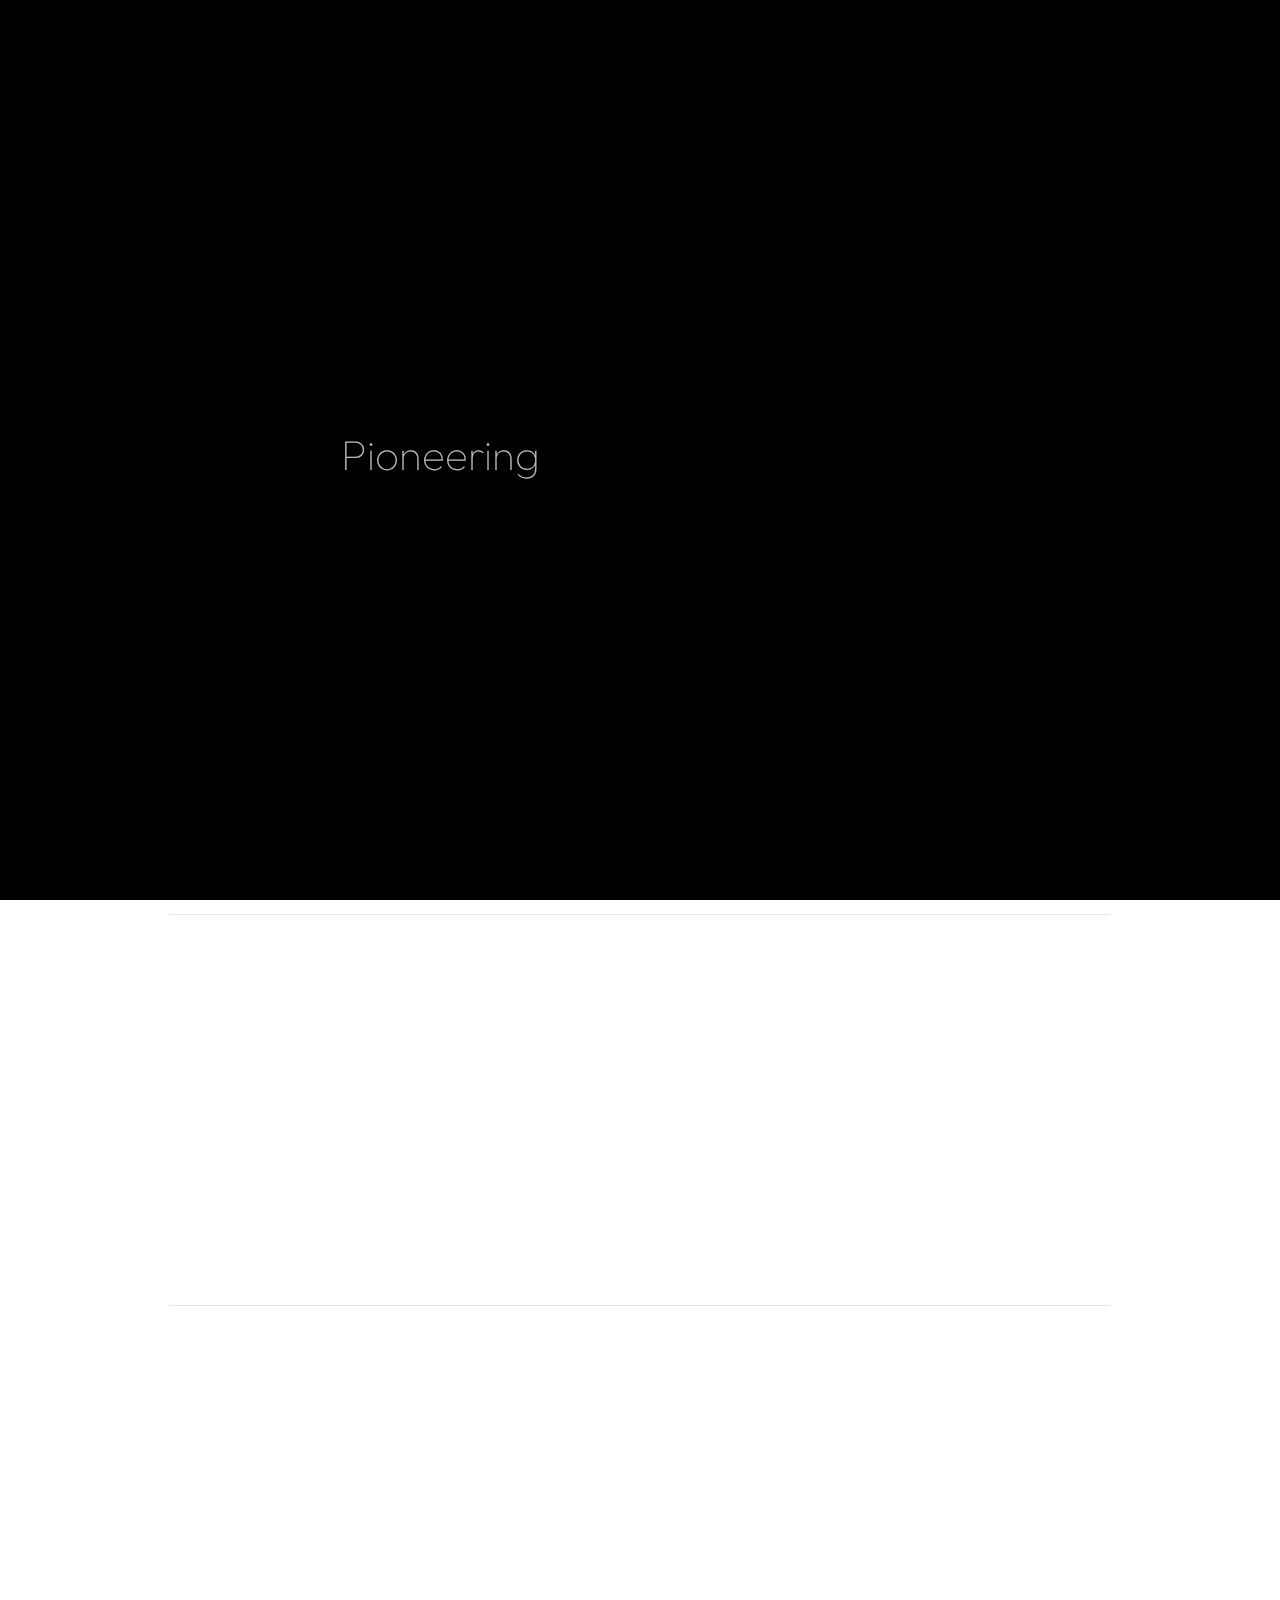
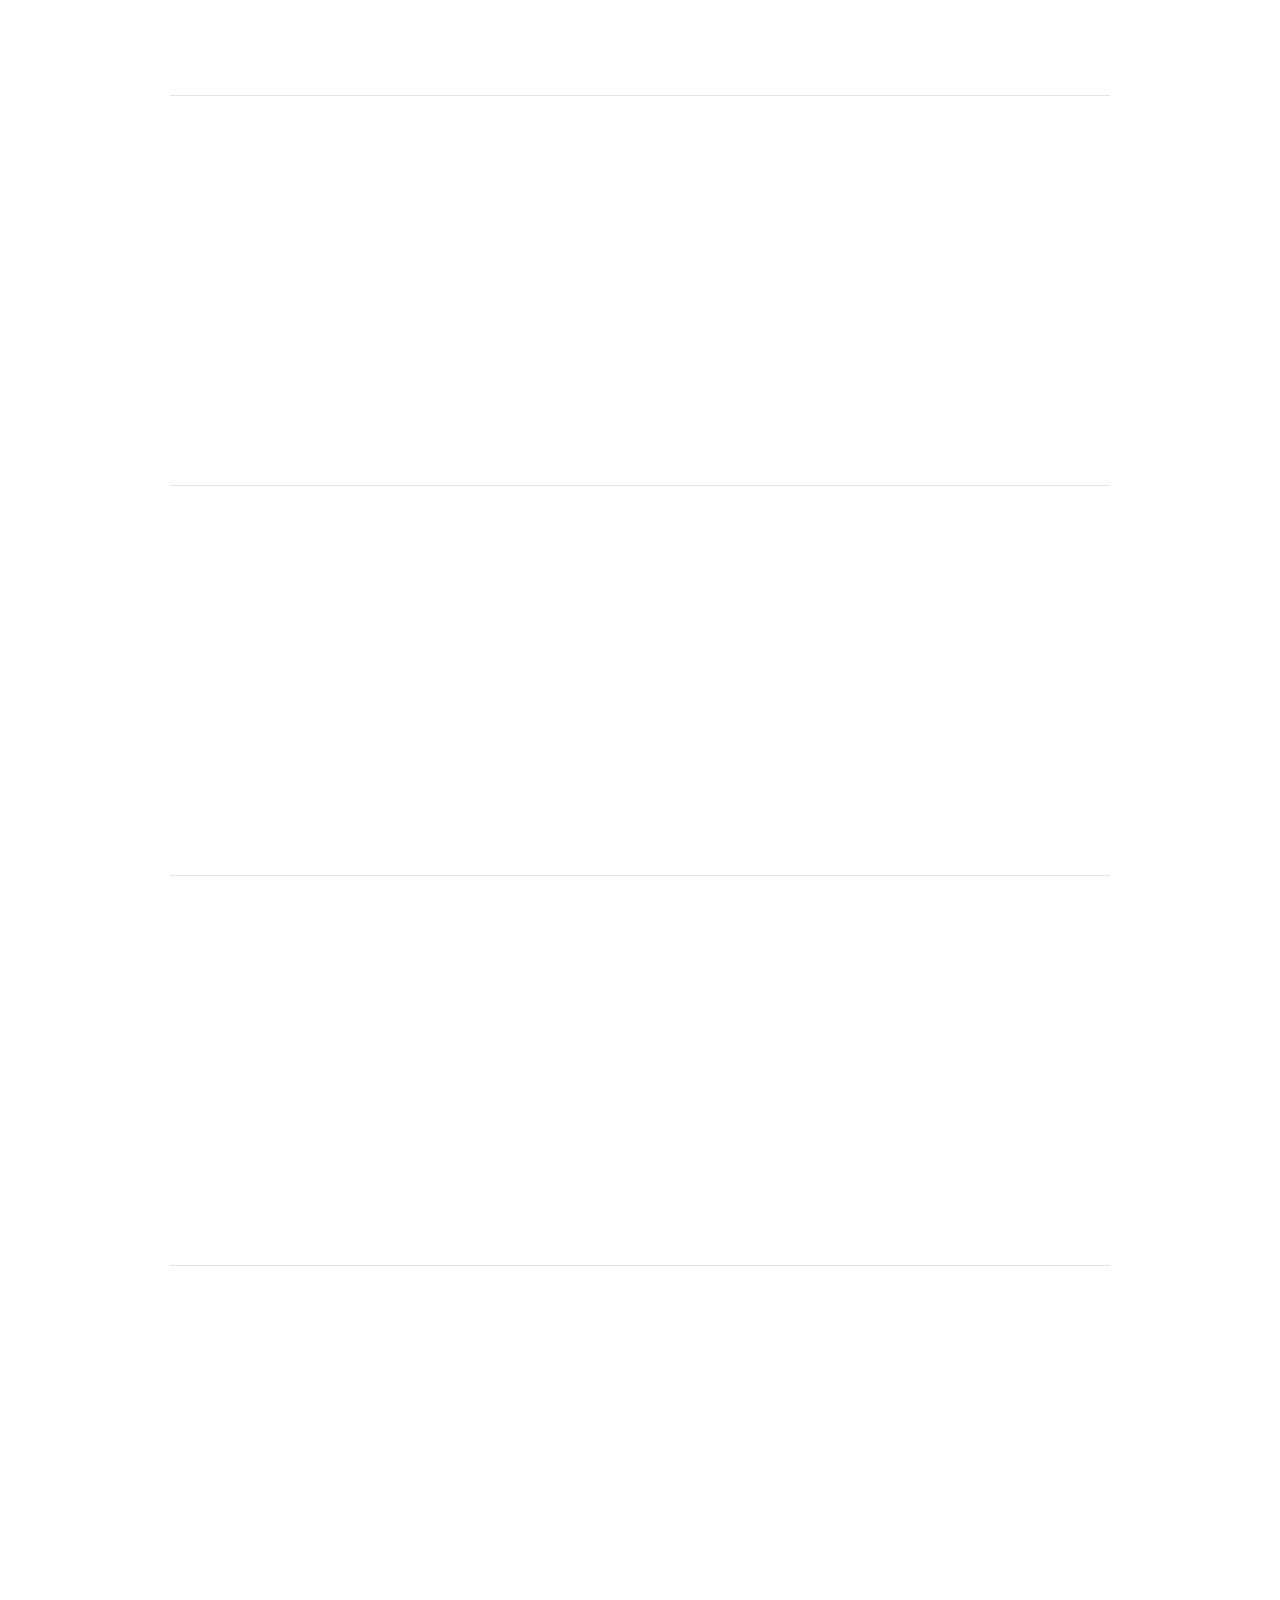
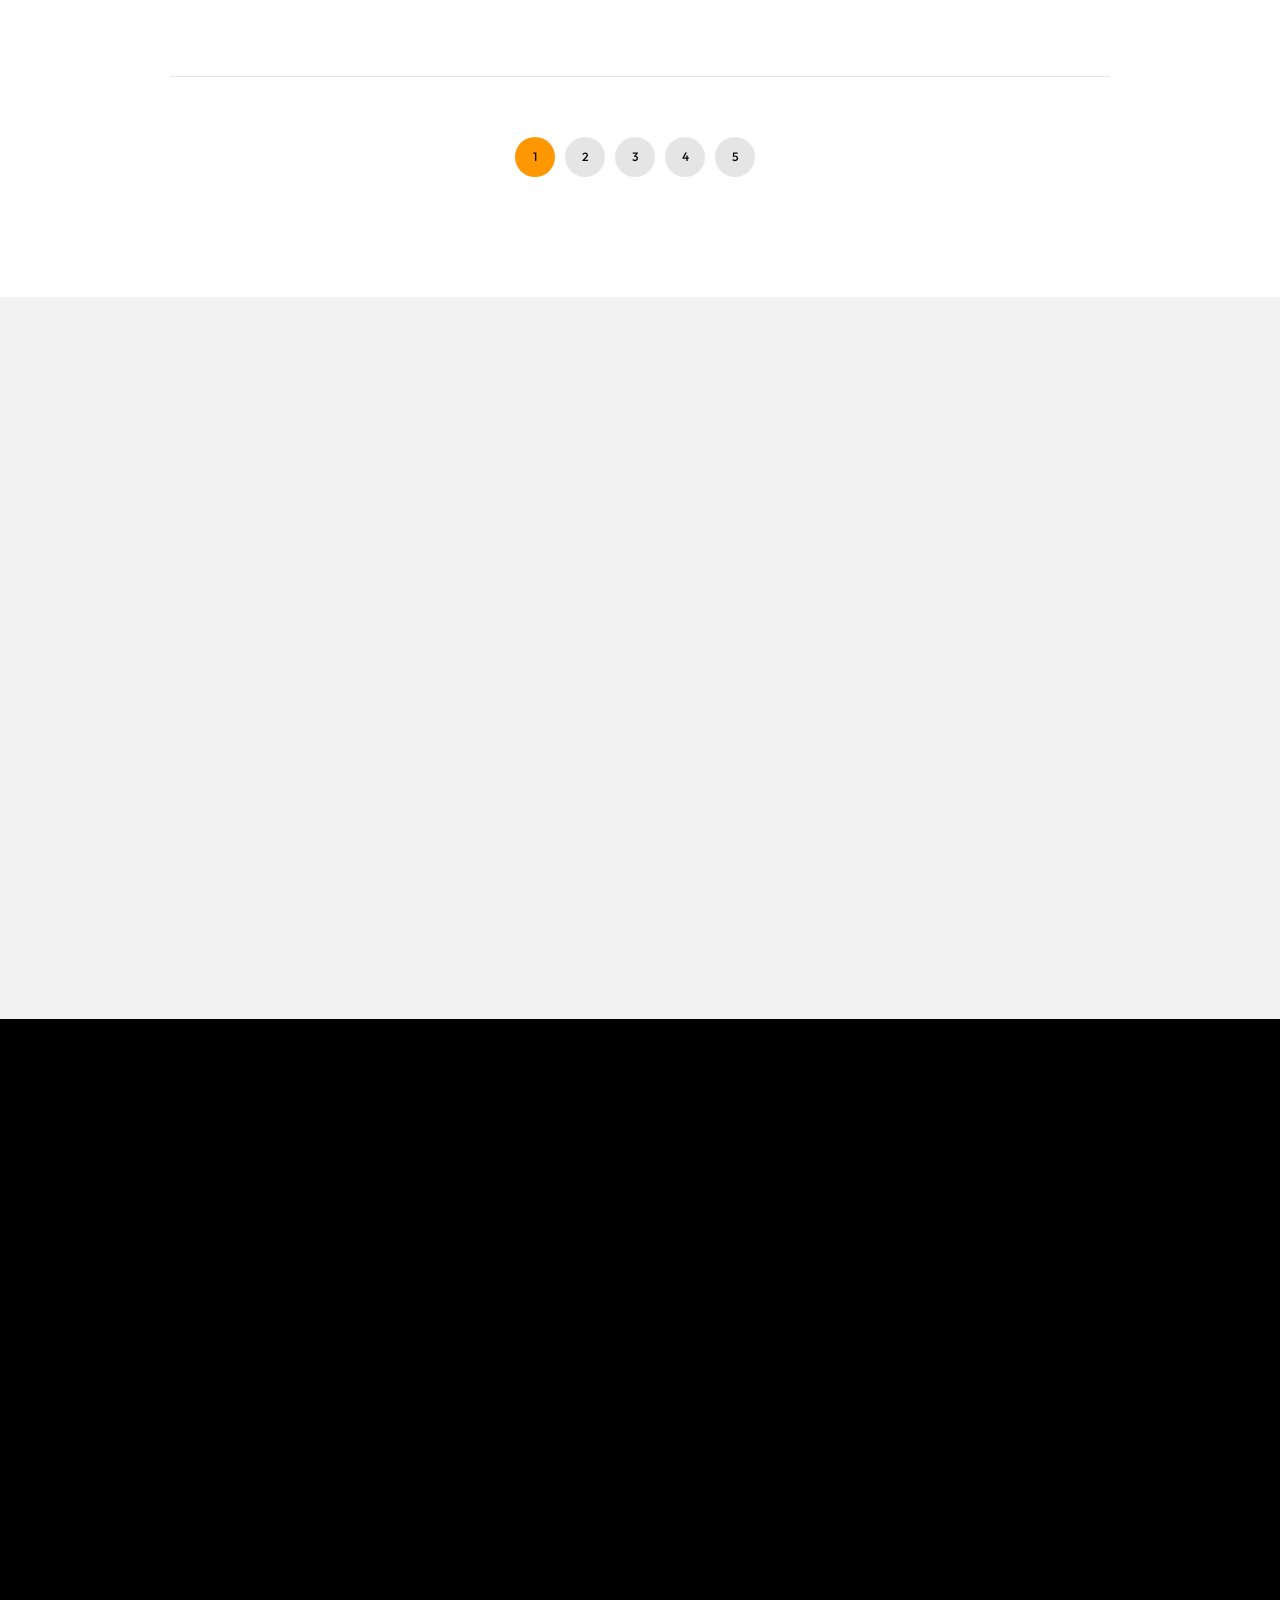
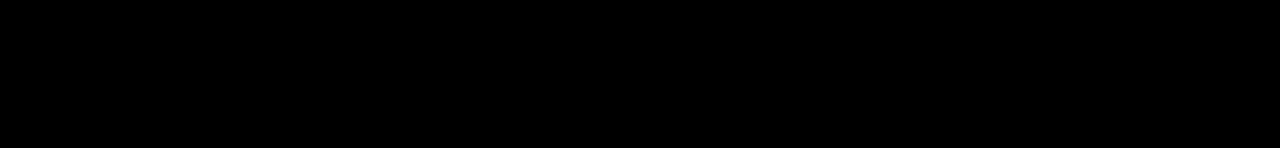
<file: blog-inner.html>
<!DOCTYPE html>
<html lang="zxx">

<head>

    <meta charset="UTF-8">
    <meta name="viewport" content="width=device-width, initial-scale=1.0">
    <meta http-equiv="X-UA-Compatible" content="ie=edge">

    <!-- bootstrap grid css -->
    <link rel="stylesheet" href="css/plugins/bootstrap-grid.css">
    <!-- font awesome css -->
    <link rel="stylesheet" href="css/plugins/font-awesome.min.css">
    <!-- swiper css -->
    <link rel="stylesheet" href="css/plugins/swiper.min.css">
    <!-- fancybox css -->
    <link rel="stylesheet" href="css/plugins/fancybox.min.css">
    <!-- ashley scss -->
    <link rel="stylesheet" href="css/style.css">
    <!-- page name -->
    <title>Ashley</title>

</head>

<body>

    <!-- wrapper -->
    <div class="mil-wrapper" id="top">

        <!-- cursor -->
        <div class="mil-ball">
            <span class="mil-icon-1">
                <svg viewBox="0 0 128 128">
                    <path d="M106.1,41.9c-1.2-1.2-3.1-1.2-4.2,0c-1.2,1.2-1.2,3.1,0,4.2L116.8,61H11.2l14.9-14.9c1.2-1.2,1.2-3.1,0-4.2	c-1.2-1.2-3.1-1.2-4.2,0l-20,20c-1.2,1.2-1.2,3.1,0,4.2l20,20c0.6,0.6,1.4,0.9,2.1,0.9s1.5-0.3,2.1-0.9c1.2-1.2,1.2-3.1,0-4.2	L11.2,67h105.5l-14.9,14.9c-1.2,1.2-1.2,3.1,0,4.2c0.6,0.6,1.4,0.9,2.1,0.9s1.5-0.3,2.1-0.9l20-20c1.2-1.2,1.2-3.1,0-4.2L106.1,41.9	z" />
                </svg>
            </span>
            <div class="mil-more-text">More</div>
            <div class="mil-choose-text">Сhoose</div>
        </div>
        <!-- cursor end -->

        <!-- preloader -->
        <div class="mil-preloader">
            <div class="mil-preloader-animation">
                <div class="mil-pos-abs mil-animation-1">
                    <p class="mil-h3 mil-muted mil-thin">Pioneering</p>
                    <p class="mil-h3 mil-muted">Creative</p>
                    <p class="mil-h3 mil-muted mil-thin">Excellence</p>
                </div>
                <div class="mil-pos-abs mil-animation-2">
                    <div class="mil-reveal-frame">
                        <p class="mil-reveal-box"></p>
                        <p class="mil-h3 mil-muted mil-thin">ashley.com</p>
                    </div>
                </div>
            </div>
        </div>
        <!-- preloader end -->

        <!-- scrollbar progress -->
        <div class="mil-progress-track">
            <div class="mil-progress"></div>
        </div>
        <!-- scrollbar progress end -->

        <!-- menu -->
        <div class="mil-menu-frame">
            <!-- frame clone -->
            <div class="mil-frame-top">
                <a href="home-1.html" class="mil-logo">A.</a>
                <div class="mil-menu-btn">
                    <span></span>
                </div>
            </div>
            <!-- frame clone end -->
            <div class="container">
                <div class="mil-menu-content">
                    <div class="row">
                        <div class="col-xl-5">

                            <nav class="mil-main-menu" id="swupMenu">
                                <ul>
                                    <li class="mil-has-children">
                                        <a href="#.">Homepage</a>
                                        <ul>
                                            <li><a href="home-1.html">Landing page</a></li>
                                            <li><a href="home-2.html">Personal</a></li>
                                            <li><a href="portfolio-3.html">Portfolio slider</a></li>
                                        </ul>
                                    </li>
                                    <li class="mil-has-children">
                                        <a href="#.">Portfolio</a>
                                        <ul>
                                            <li><a href="portfolio-1.html">Grid type 1</a></li>
                                            <li><a href="portfolio-2.html">Grid type 2</a></li>
                                            <li><a href="portfolio-3.html">Slider</a></li>
                                        </ul>
                                    </li>
                                    <li class="mil-has-children">
                                        <a href="#.">Services</a>
                                        <ul>
                                            <li><a href="services.html">Services List</a></li>
                                            <li><a href="service.html">Single service</a></li>
                                        </ul>
                                    </li>
                                    <li class="mil-has-children mil-active">
                                        <a href="#.">Newsletter</a>
                                        <ul>
                                            <li><a href="blog.html">Blog List</a></li>
                                            <li><a href="publication.html">Publication</a></li>
                                        </ul>
                                    </li>
                                    <li class="mil-has-children">
                                        <a href="#.">Other pages</a>
                                        <ul>
                                            <li><a href="team.html">Team</a></li>
                                            <li><a href="contact.html">Contact</a></li>
                                            <li><a href="404.html">404</a></li>
                                        </ul>
                                    </li>
                                </ul>
                            </nav>

                        </div>
                        <div class="col-xl-7">

                            <div class="mil-menu-right-frame">
                                <div class="mil-animation-in">
                                    <div class="mil-animation-frame">
                                        <div class="mil-animation mil-position-1 mil-scale" data-value-1="2" data-value-2="2"></div>
                                    </div>
                                </div>
                                <div class="mil-menu-right">
                                    <div class="row">
                                        <div class="col-lg-8 mil-mb-60">

                                            <h6 class="mil-muted mil-mb-30">Projects</h6>

                                            <ul class="mil-menu-list">
                                                <li><a href="project-1.html" class="mil-light-soft">Interior design studio</a></li>
                                                <li><a href="project-2.html" class="mil-light-soft">Home Security Camera</a></li>
                                                <li><a href="project-3.html" class="mil-light-soft">Kemia Honest Skincare</a></li>
                                                <li><a href="project-4.html" class="mil-light-soft">Cascade of Lava</a></li>
                                                <li><a href="project-5.html" class="mil-light-soft">Air Pro by Molekule</a></li>
                                                <li><a href="project-6.html" class="mil-light-soft">Tony's Chocolonely</a></li>
                                            </ul>

                                        </div>
                                        <div class="col-lg-4 mil-mb-60">

                                            <h6 class="mil-muted mil-mb-30">Useful links</h6>

                                            <ul class="mil-menu-list">
                                                <li><a href="#." class="mil-light-soft">Privacy Policy</a></li>
                                                <li><a href="#." class="mil-light-soft">Terms and conditions</a></li>
                                                <li><a href="#." class="mil-light-soft">Cookie Policy</a></li>
                                                <li><a href="#." class="mil-light-soft">Careers</a></li>
                                            </ul>

                                        </div>
                                    </div>
                                    <div class="mil-divider mil-mb-60"></div>
                                    <div class="row justify-content-between">

                                        <div class="col-lg-4 mil-mb-60">

                                            <h6 class="mil-muted mil-mb-30">Canada</h6>

                                            <p class="mil-light-soft mil-up">71 South Los Carneros Road, California <span class="mil-no-wrap">+51 174 705 812</span></p>

                                        </div>
                                        <div class="col-lg-4 mil-mb-60">

                                            <h6 class="mil-muted mil-mb-30">Germany</h6>

                                            <p class="mil-light-soft">Leehove 40, 2678 MC De Lier, Netherlands <span class="mil-no-wrap">+31 174 705 811</span></p>

                                        </div>
                                    </div>
                                </div>
                            </div>

                        </div>
                    </div>
                </div>
            </div>
        </div>
        <!-- menu -->

        <!-- curtain -->
        <div class="mil-curtain"></div>
        <!-- curtain end -->

        <!-- frame -->
        <div class="mil-frame">
            <div class="mil-frame-top">
                <a href="home-1.html" class="mil-logo">A.</a>
                <div class="mil-menu-btn">
                    <span></span>
                </div>
            </div>
            <div class="mil-frame-bottom">
                <div class="mil-current-page"></div>
                <div class="mil-back-to-top">
                    <a href="#top" class="mil-link mil-dark mil-arrow-place">
                        <span>Back to top</span>
                    </a>
                </div>
            </div>
        </div>
        <!-- frame end -->

        <!-- content -->
        <div class="mil-content">
            <div id="swupMain" class="mil-main-transition">

                <!-- banner -->
                <div class="mil-inner-banner mil-p-0-120">
                    <div class="mil-banner-content mil-up">
                        <div class="mil-animation-frame">
                            <div class="mil-animation mil-position-4 mil-dark mil-scale" data-value-1="6" data-value-2="1.4"></div>
                        </div>
                        <div class="container">
                            <ul class="mil-breadcrumbs mil-mb-60">
                                <li><a href="home-1.html">Homepage</a></li>
                                <li><a href="blog.html">Blog</a></li>
                                <li><a href="blog-inner.html">Category page</a></li>
                            </ul>
                            <h1 class="mil-mb-60">Publications <br>Category <span class="mil-thin">Name</span></h1>
                            <a href="#blog" class="mil-link mil-dark mil-arrow-place mil-down-arrow">
                                <span>Publications</span>
                            </a>
                        </div>
                    </div>
                </div>
                <!-- banner end -->

                <!-- blog -->
                <section id="blog">
                    <div class="container mil-p-120-120">
                        <div class="row align-items-center mil-mb-30">
                            <div class="col-lg-4 mil-mb-30">
                                <h3 class="mil-up">Other categories:</h3>
                            </div>
                            <div class="col-lg-8 mil-mb-30">
                                <div class="mil-adaptive-right mil-up">

                                    <ul class="mil-category-list">
                                        <li><a href="blog-inner.html">Design</a></li>
                                        <li><a href="blog-inner.html">Art</a></li>
                                        <li><a href="blog-inner.html">Code</a></li>
                                        <li><a href="blog-inner.html" class="mil-active">Technology</a></li>
                                        <li><a href="blog-inner.html">All categories</a></li>
                                    </ul>
                                </div>
                            </div>
                        </div>
                        <div class="row">
                            <div class="col-lg-12">

                                <a href="publication.html" class="mil-blog-card mil-blog-card-hori mil-more mil-mb-60">
                                    <div class="mil-cover-frame mil-up">
                                        <img src="img/blog/8.jpg" alt="cover">
                                    </div>
                                    <div class="mil-post-descr">
                                        <div class="mil-labels mil-up mil-mb-30">
                                            <div class="mil-label mil-upper mil-accent">TECHNOLOGY</div>
                                            <div class="mil-label mil-upper">may 24 2023</div>
                                        </div>
                                        <h4 class="mil-up mil-mb-30">How to Never Reach Creative Burnout</h4>
                                        <p class="mil-post-text mil-up mil-mb-30">Lorem ipsum dolor sit amet, consectetur adipisicing elit. Eius sequi commodi dignissimos optio, beatae, eos necessitatibus nisi. Nam cupiditate consectetur nostrum qui! Repellat natus nulla, nisi aliquid, asperiores impedit tempora sequi est reprehenderit cumque explicabo, dicta. Rem nihil ullam totam ea voluptas quibusdam repudiandae id ut at iure! Totam, a!</p>
                                        <div class="mil-link mil-dark mil-arrow-place mil-up">
                                            <span>Read more</span>
                                        </div>
                                    </div>
                                </a>

                            </div>
                            <div class="col-lg-12">

                                <a href="publication.html" class="mil-blog-card mil-blog-card-hori mil-more mil-mb-60">
                                    <div class="mil-cover-frame mil-up">
                                        <img src="img/blog/7.jpg" alt="cover">
                                    </div>
                                    <div class="mil-post-descr">
                                        <div class="mil-labels mil-up mil-mb-30">
                                            <div class="mil-label mil-upper mil-accent">TECHNOLOGY</div>
                                            <div class="mil-label mil-upper">may 24 2023</div>
                                        </div>
                                        <h4 class="mil-up mil-mb-30">How to Create a Brand Guide for Your Client</h4>
                                        <p class="mil-post-text mil-up mil-mb-30">Lorem ipsum dolor sit amet, consectetur adipisicing elit. Eius sequi commodi dignissimos optio, beatae, eos necessitatibus nisi. Nam cupiditate consectetur nostrum qui! Repellat natus nulla, nisi aliquid, asperiores impedit tempora sequi est reprehenderit cumque explicabo, dicta. Rem nihil ullam totam ea voluptas quibusdam repudiandae id ut at iure! Totam, a!</p>
                                        <div class="mil-link mil-dark mil-arrow-place mil-up">
                                            <span>Read more</span>
                                        </div>
                                    </div>
                                </a>

                            </div>
                            <div class="col-lg-12">

                                <a href="publication.html" class="mil-blog-card mil-blog-card-hori mil-more mil-mb-60">
                                    <div class="mil-cover-frame mil-up">
                                        <img src="img/blog/1.jpg" alt="cover">
                                    </div>
                                    <div class="mil-post-descr">
                                        <div class="mil-labels mil-up mil-mb-30">
                                            <div class="mil-label mil-upper mil-accent">TECHNOLOGY</div>
                                            <div class="mil-label mil-upper">may 24 2023</div>
                                        </div>
                                        <h4 class="mil-up mil-mb-30">How to Create a Brand Guide for Your Client</h4>
                                        <p class="mil-post-text mil-up mil-mb-30">Lorem ipsum dolor sit amet, consectetur adipisicing elit. Eius sequi commodi dignissimos optio, beatae, eos necessitatibus nisi. Nam cupiditate consectetur nostrum qui! Repellat natus nulla, nisi aliquid, asperiores impedit tempora sequi est reprehenderit cumque explicabo, dicta. Rem nihil ullam totam ea voluptas quibusdam repudiandae id ut at iure! Totam, a!</p>
                                        <div class="mil-link mil-dark mil-arrow-place mil-up">
                                            <span>Read more</span>
                                        </div>
                                    </div>
                                </a>

                            </div>
                            <div class="col-lg-12">

                                <a href="publication.html" class="mil-blog-card mil-blog-card-hori mil-more mil-mb-60">
                                    <div class="mil-cover-frame mil-up">
                                        <img src="img/blog/3.jpg" alt="cover">
                                    </div>
                                    <div class="mil-post-descr">
                                        <div class="mil-labels mil-up mil-mb-30">
                                            <div class="mil-label mil-upper mil-accent">TECHNOLOGY</div>
                                            <div class="mil-label mil-upper">may 24 2023</div>
                                        </div>
                                        <h4 class="mil-up mil-mb-30">How to Create a Brand Guide for Your Client</h4>
                                        <p class="mil-post-text mil-up mil-mb-30">Lorem ipsum dolor sit amet, consectetur adipisicing elit. Eius sequi commodi dignissimos optio, beatae, eos necessitatibus nisi. Nam cupiditate consectetur nostrum qui! Repellat natus nulla, nisi aliquid, asperiores impedit tempora sequi est reprehenderit cumque explicabo, dicta. Rem nihil ullam totam ea voluptas quibusdam repudiandae id ut at iure! Totam, a!</p>
                                        <div class="mil-link mil-dark mil-arrow-place mil-up">
                                            <span>Read more</span>
                                        </div>
                                    </div>
                                </a>

                            </div>
                            <div class="col-lg-12">

                                <a href="publication.html" class="mil-blog-card mil-blog-card-hori mil-more mil-mb-60">
                                    <div class="mil-cover-frame mil-up">
                                        <img src="img/blog/4.jpg" alt="cover">
                                    </div>
                                    <div class="mil-post-descr">
                                        <div class="mil-labels mil-up mil-mb-30">
                                            <div class="mil-label mil-upper mil-accent">TECHNOLOGY</div>
                                            <div class="mil-label mil-upper">may 24 2023</div>
                                        </div>
                                        <h4 class="mil-up mil-mb-30">Color Psychology in Art and Design</h4>
                                        <p class="mil-post-text mil-up mil-mb-30">Lorem ipsum dolor sit amet, consectetur adipisicing elit. Eius sequi commodi dignissimos optio, beatae, eos necessitatibus nisi. Nam cupiditate consectetur nostrum qui! Repellat natus nulla, nisi aliquid, asperiores impedit tempora sequi est reprehenderit cumque explicabo, dicta. Rem nihil ullam totam ea voluptas quibusdam repudiandae id ut at iure! Totam, a!</p>
                                        <div class="mil-link mil-dark mil-arrow-place mil-up">
                                            <span>Read more</span>
                                        </div>
                                    </div>
                                </a>

                            </div>
                            <div class="col-lg-12">

                                <a href="publication.html" class="mil-blog-card mil-blog-card-hori mil-more mil-mb-60">
                                    <div class="mil-cover-frame mil-up">
                                        <img src="img/blog/5.jpg" alt="cover">
                                    </div>
                                    <div class="mil-post-descr">
                                        <div class="mil-labels mil-up mil-mb-30">
                                            <div class="mil-label mil-upper mil-accent">TECHNOLOGY</div>
                                            <div class="mil-label mil-upper">may 24 2023</div>
                                        </div>
                                        <h4 class="mil-up mil-mb-30">How to Design a Repeating Pattern</h4>
                                        <p class="mil-post-text mil-up mil-mb-30">Lorem ipsum dolor sit amet, consectetur adipisicing elit. Eius sequi commodi dignissimos optio, beatae, eos necessitatibus nisi. Nam cupiditate consectetur nostrum qui! Repellat natus nulla, nisi aliquid, asperiores impedit tempora sequi est reprehenderit cumque explicabo, dicta. Rem nihil ullam totam ea voluptas quibusdam repudiandae id ut at iure! Totam, a!</p>
                                        <div class="mil-link mil-dark mil-arrow-place mil-up">
                                            <span>Read more</span>
                                        </div>
                                    </div>
                                </a>

                            </div>
                            <div class="col-lg-12">
                                <div class="mil-pagination">
                                    <a href="blog-inner.html" class="mil-pagination-btn mil-active">1</a>
                                    <a href="blog-inner.html" class="mil-pagination-btn">2</a>
                                    <a href="blog-inner.html" class="mil-pagination-btn">3</a>
                                    <a href="blog-inner.html" class="mil-pagination-btn">4</a>
                                    <a href="blog-inner.html" class="mil-pagination-btn">5</a>
                                </div>
                            </div>
                        </div>
                    </div>
                </section>
                <!-- blog end -->

                <!-- call to action -->
                <section class="mil-soft-bg">
                    <div class="container mil-p-120-120">
                        <div class="row">
                            <div class="col-lg-10">

                                <span class="mil-suptitle mil-suptitle-right mil-suptitle-dark mil-up">Looking to make your mark? We'll help you turn <br> your project into a success story.</span>

                            </div>
                        </div>
                        <div class="mil-center">
                            <h2 class="mil-up mil-mb-60">Stay up-to-date <span class="mil-thin">with the</span><br> latest news by <span class="mil-thin">subscribing</span><br> to our <span class="mil-thin">newsletter!</span></h2>
                            <div class="row justify-content-center mil-up">
                                <div class="col-lg-4">
                                    <form class="mil-subscribe-form mil-subscribe-form-2 mil-up">
                                        <input type="text" placeholder="Enter our email">
                                        <button type="submit" class="mil-button mil-icon-button-sm mil-arrow-place"></button>
                                    </form>
                                </div>
                            </div>
                        </div>
                    </div>
                </section>
                <!-- call to action end -->

                <!-- footer -->
                <footer class="mil-dark-bg">
                    <div class="mi-invert-fix">
                        <div class="container mil-p-120-60">
                            <div class="row justify-content-between">
                                <div class="col-md-4 col-lg-4 mil-mb-60">

                                    <div class="mil-muted mil-logo mil-up mil-mb-30">Ashley.</div>

                                    <p class="mil-light-soft mil-up mil-mb-30">Subscribe our newsletter:</p>

                                    <form class="mil-subscribe-form mil-up">
                                        <input type="text" placeholder="Enter our email">
                                        <button type="submit" class="mil-button mil-icon-button-sm mil-arrow-place"></button>
                                    </form>

                                </div>
                                <div class="col-md-7 col-lg-6">
                                    <div class="row justify-content-end">
                                        <div class="col-md-6 col-lg-7">

                                            <nav class="mil-footer-menu mil-mb-60">
                                                <ul>
                                                    <li class="mil-up mil-active">
                                                        <a href="home-1.html">Home</a>
                                                    </li>
                                                    <li class="mil-up">
                                                        <a href="portfolio-1.html">Portfolio</a>
                                                    </li>
                                                    <li class="mil-up">
                                                        <a href="services.html">Services</a>
                                                    </li>
                                                    <li class="mil-up">
                                                        <a href="contact.html">Contact</a>
                                                    </li>
                                                    <li class="mil-up">
                                                        <a href="blog.html">Blog</a>
                                                    </li>
                                                </ul>
                                            </nav>

                                        </div>
                                        <div class="col-md-6 col-lg-5">

                                            <ul class="mil-menu-list mil-up mil-mb-60">
                                                <li><a href="#." class="mil-light-soft">Privacy Policy</a></li>
                                                <li><a href="#." class="mil-light-soft">Terms and conditions</a></li>
                                                <li><a href="#." class="mil-light-soft">Cookie Policy</a></li>
                                                <li><a href="#." class="mil-light-soft">Careers</a></li>
                                            </ul>

                                        </div>
                                    </div>
                                </div>
                            </div>

                            <div class="row justify-content-between flex-sm-row-reverse">
                                <div class="col-md-7 col-lg-6">

                                    <div class="row justify-content-between">

                                        <div class="col-md-6 col-lg-5 mil-mb-60">

                                            <h6 class="mil-muted mil-up mil-mb-30">Canada</h6>

                                            <p class="mil-light-soft mil-up">71 South Los Carneros Road, California <span class="mil-no-wrap">+51 174 705 812</span></p>

                                        </div>
                                        <div class="col-md-6 col-lg-5 mil-mb-60">

                                            <h6 class="mil-muted mil-up mil-mb-30">Germany</h6>

                                            <p class="mil-light-soft mil-up">Leehove 40, 2678 MC De Lier, Netherlands <span class="mil-no-wrap">+31 174 705 811</span></p>

                                        </div>
                                    </div>

                                </div>
                                <div class="col-md-4 col-lg-6 mil-mb-60">

                                    <div class="mil-vert-between">
                                        <div class="mil-mb-30">
                                            <ul class="mil-social-icons mil-up">
                                                <li><a href="#." target="_blank" class="social-icon"> <i class="far fa-circle"></i></a></li>
                                                <li><a href="#." target="_blank" class="social-icon"> <i class="far fa-circle"></i></a></li>
                                                <li><a href="#." target="_blank" class="social-icon"> <i class="far fa-circle"></i></a></li>
                                                <li><a href="#." target="_blank" class="social-icon"> <i class="far fa-circle"></i></a></li>
                                            </ul>
                                        </div>
                                        <p class="mil-light-soft mil-up">© Copyright 2023 - Mil. All Rights Reserved.</p>
                                    </div>

                                </div>
                            </div>
                        </div>
                    </div>
                </footer>
                <!-- footer end -->

                <!-- hidden elements -->
                <div class="mil-hidden-elements">
                    <div class="mil-dodecahedron">
                        <div class="mil-pentagon">
                            <div></div>
                            <div></div>
                            <div></div>
                            <div></div>
                            <div></div>
                        </div>
                        <div class="mil-pentagon">
                            <div></div>
                            <div></div>
                            <div></div>
                            <div></div>
                            <div></div>
                        </div>
                        <div class="mil-pentagon">
                            <div></div>
                            <div></div>
                            <div></div>
                            <div></div>
                            <div></div>
                        </div>
                        <div class="mil-pentagon">
                            <div></div>
                            <div></div>
                            <div></div>
                            <div></div>
                            <div></div>
                        </div>
                        <div class="mil-pentagon">
                            <div></div>
                            <div></div>
                            <div></div>
                            <div></div>
                            <div></div>
                        </div>
                        <div class="mil-pentagon">
                            <div></div>
                            <div></div>
                            <div></div>
                            <div></div>
                            <div></div>
                        </div>
                        <div class="mil-pentagon">
                            <div></div>
                            <div></div>
                            <div></div>
                            <div></div>
                            <div></div>
                        </div>
                        <div class="mil-pentagon">
                            <div></div>
                            <div></div>
                            <div></div>
                            <div></div>
                            <div></div>
                        </div>
                        <div class="mil-pentagon">
                            <div></div>
                            <div></div>
                            <div></div>
                            <div></div>
                            <div></div>
                        </div>
                        <div class="mil-pentagon">
                            <div></div>
                            <div></div>
                            <div></div>
                            <div></div>
                            <div></div>
                        </div>
                        <div class="mil-pentagon">
                            <div></div>
                            <div></div>
                            <div></div>
                            <div></div>
                            <div></div>
                        </div>
                        <div class="mil-pentagon">
                            <div></div>
                            <div></div>
                            <div></div>
                            <div></div>
                            <div></div>
                        </div>
                    </div>

                    <svg xmlns="http://www.w3.org/2000/svg" viewBox="0 0 24 24" class="mil-arrow">
                        <path d="M 14 5.3417969 C 13.744125 5.3417969 13.487969 5.4412187 13.292969 5.6367188 L 13.207031 5.7226562 C 12.816031 6.1136563 12.816031 6.7467188 13.207031 7.1367188 L 17.070312 11 L 4 11 C 3.448 11 3 11.448 3 12 C 3 12.552 3.448 13 4 13 L 17.070312 13 L 13.207031 16.863281 C 12.816031 17.254281 12.816031 17.887344 13.207031 18.277344 L 13.292969 18.363281 C 13.683969 18.754281 14.317031 18.754281 14.707031 18.363281 L 20.363281 12.707031 C 20.754281 12.316031 20.754281 11.682969 20.363281 11.292969 L 14.707031 5.6367188 C 14.511531 5.4412187 14.255875 5.3417969 14 5.3417969 z" />
                    </svg>

                    <svg width="250" viewBox="0 0 300 1404" fill="none" xmlns="http://www.w3.org/2000/svg" class="mil-lines">
                        <path fill-rule="evenodd" clip-rule="evenodd" d="M1 892L1 941H299V892C299 809.71 232.29 743 150 743C67.7096 743 1 809.71 1 892ZM0 942H300V892C300 809.157 232.843 742 150 742C67.1573 742 0 809.157 0 892L0 942Z" class="mil-move" />
                        <path fill-rule="evenodd" clip-rule="evenodd" d="M299 146V97L1 97V146C1 228.29 67.7096 295 150 295C232.29 295 299 228.29 299 146ZM300 96L0 96V146C0 228.843 67.1573 296 150 296C232.843 296 300 228.843 300 146V96Z" class="mil-move" />
                        <path fill-rule="evenodd" clip-rule="evenodd" d="M299 1H1V1403H299V1ZM0 0V1404H300V0H0Z" />
                        <path fill-rule="evenodd" clip-rule="evenodd" d="M150 -4.37115e-08L150 1404L149 1404L149 0L150 -4.37115e-08Z" />
                        <path fill-rule="evenodd" clip-rule="evenodd" d="M150 1324C232.29 1324 299 1257.29 299 1175C299 1092.71 232.29 1026 150 1026C67.7096 1026 1 1092.71 1 1175C1 1257.29 67.7096 1324 150 1324ZM150 1325C232.843 1325 300 1257.84 300 1175C300 1092.16 232.843 1025 150 1025C67.1573 1025 0 1092.16 0 1175C0 1257.84 67.1573 1325 150 1325Z" class="mil-move" />
                        <path fill-rule="evenodd" clip-rule="evenodd" d="M300 1175H0V1174H300V1175Z" class="mil-move" />
                        <path fill-rule="evenodd" clip-rule="evenodd" d="M150 678C232.29 678 299 611.29 299 529C299 446.71 232.29 380 150 380C67.7096 380 1 446.71 1 529C1 611.29 67.7096 678 150 678ZM150 679C232.843 679 300 611.843 300 529C300 446.157 232.843 379 150 379C67.1573 379 0 446.157 0 529C0 611.843 67.1573 679 150 679Z" class="mil-move" />
                        <path fill-rule="evenodd" clip-rule="evenodd" d="M299 380H1V678H299V380ZM0 379V679H300V379H0Z" class="mil-move" />
                    </svg>
                </div>
                <!-- hidden elements end -->

            </div>
        </div>
        <!-- content -->
    </div>
    <!-- wrapper end -->

    <!-- jQuery js -->
    <script src="js/plugins/jquery.min.js"></script>
    <!-- swup js -->
    <script src="js/plugins/swup.min.js"></script>
    <!-- swiper js -->
    <script src="js/plugins/swiper.min.js"></script>
    <!-- fancybox js -->
    <script src="js/plugins/fancybox.min.js"></script>
    <!-- gsap js -->
    <script src="js/plugins/gsap.min.js"></script>
    <!-- scroll smoother -->
    <script src="js/plugins/smooth-scroll.js"></script>
    <!-- scroll trigger js -->
    <script src="js/plugins/ScrollTrigger.min.js"></script>
    <!-- scroll to js -->
    <script src="js/plugins/ScrollTo.min.js"></script>
    <!-- ashley js -->
    <script src="js/main.js"></script>

</body>

</html>
</file>
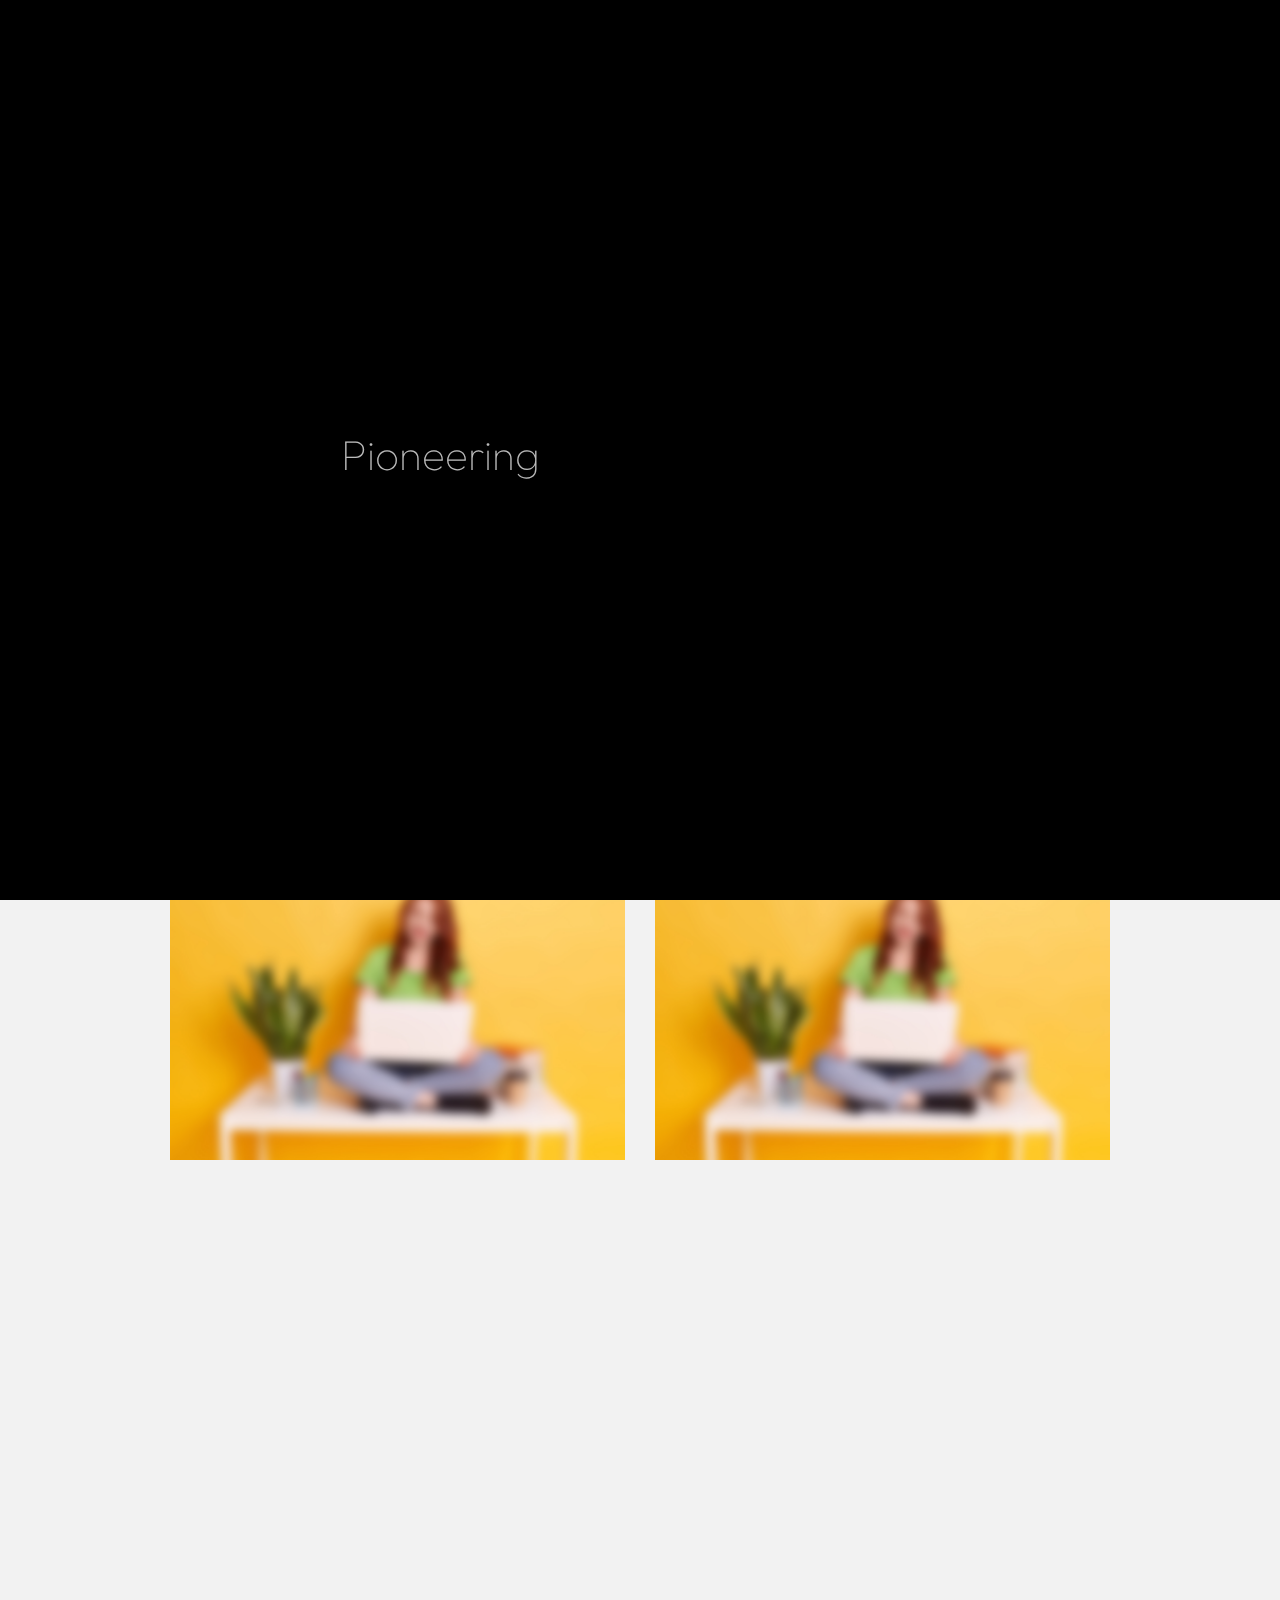
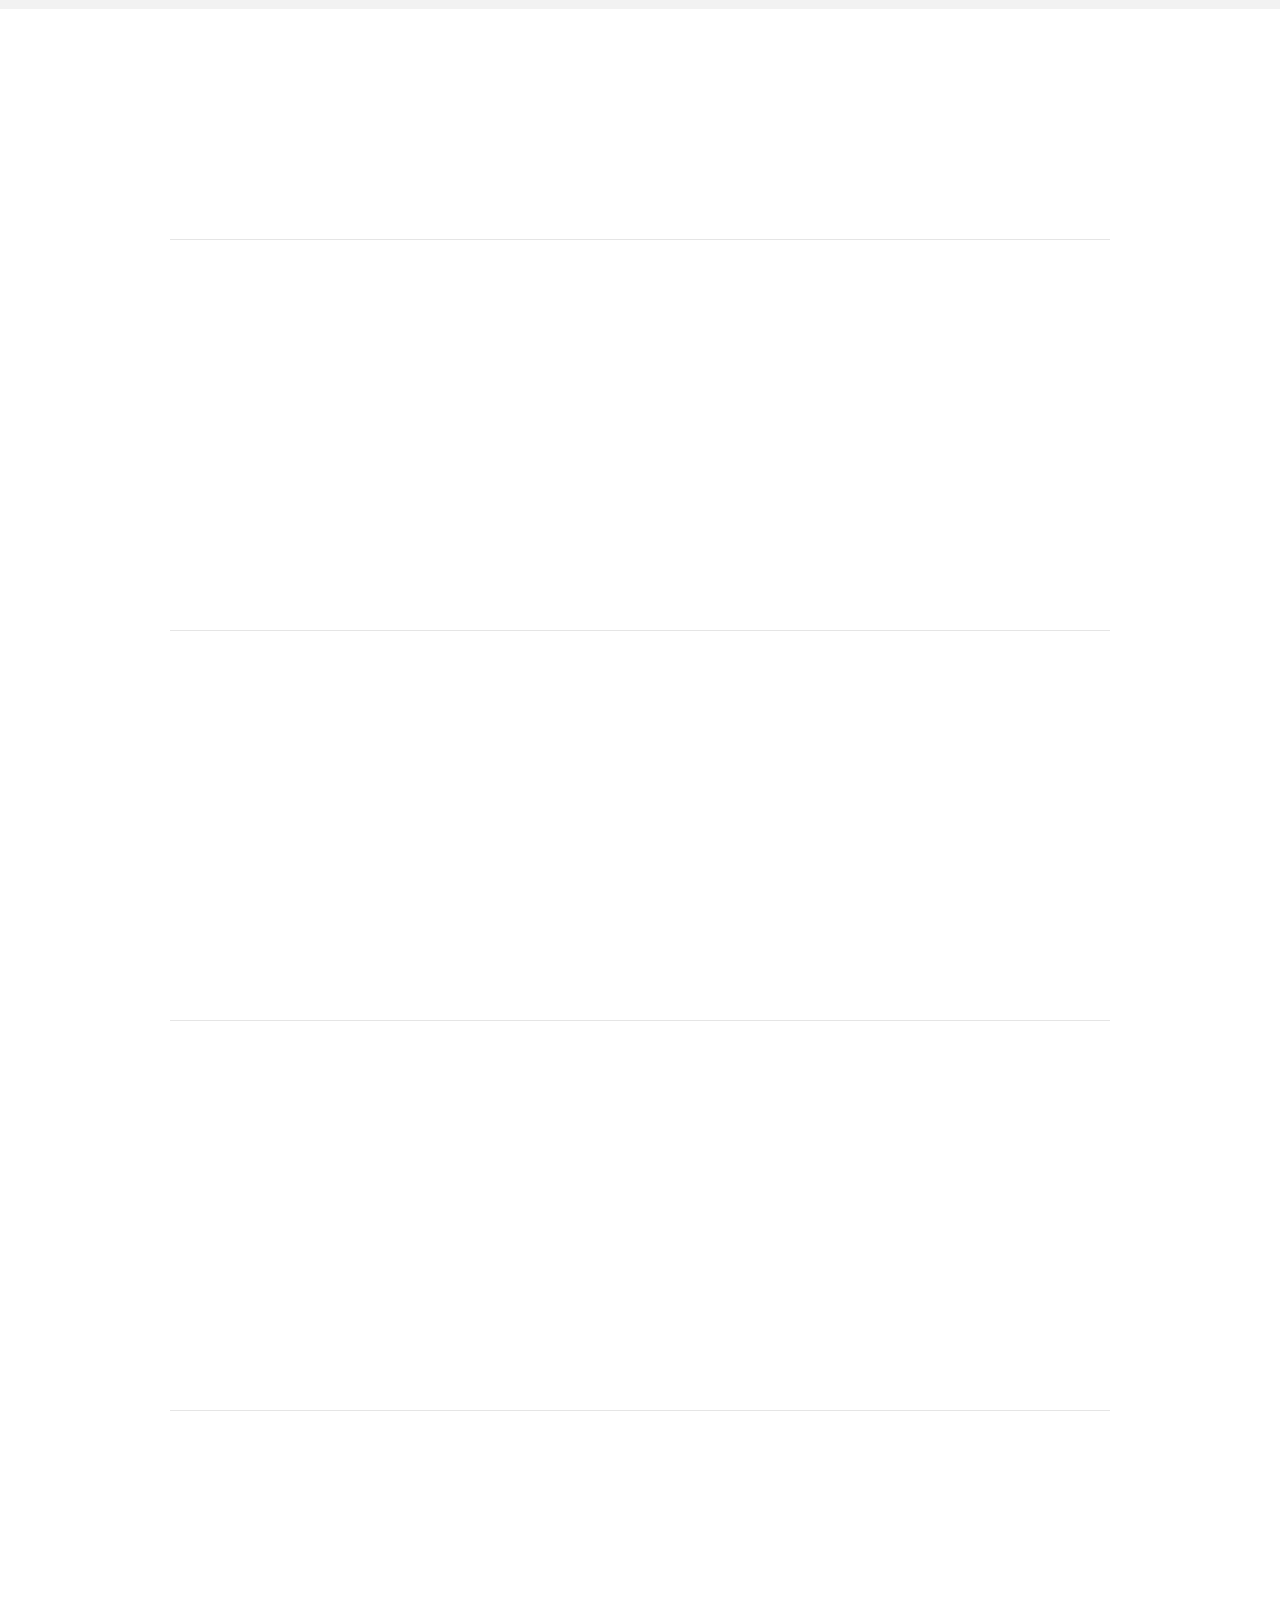
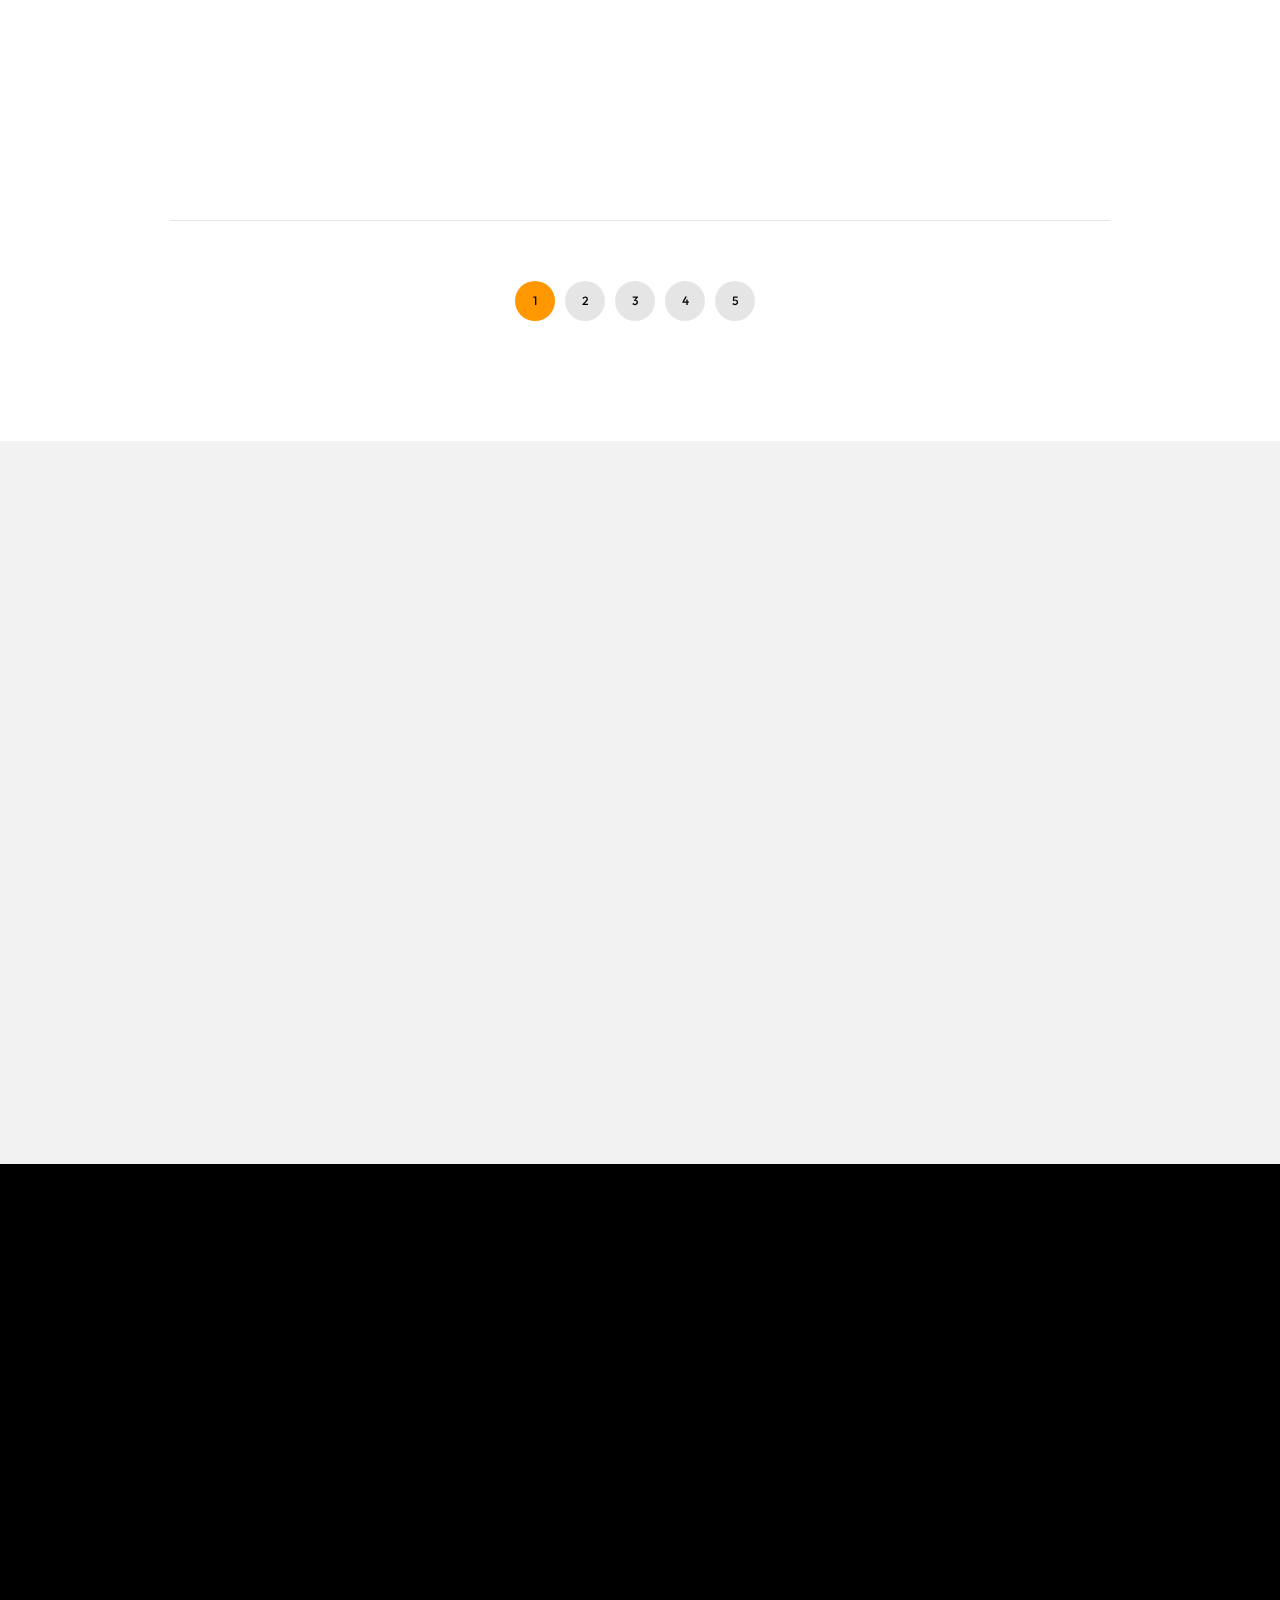
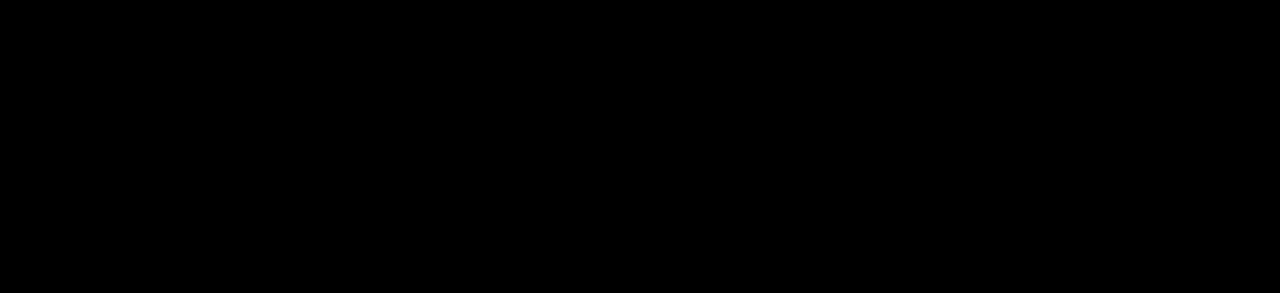
<file: blog.html>
<!DOCTYPE html>
<html lang="zxx">

<head>

    <meta charset="UTF-8">
    <meta name="viewport" content="width=device-width, initial-scale=1.0">
    <meta http-equiv="X-UA-Compatible" content="ie=edge">

    <!-- bootstrap grid css -->
    <link rel="stylesheet" href="css/plugins/bootstrap-grid.css">
    <!-- font awesome css -->
    <link rel="stylesheet" href="css/plugins/font-awesome.min.css">
    <!-- swiper css -->
    <link rel="stylesheet" href="css/plugins/swiper.min.css">
    <!-- fancybox css -->
    <link rel="stylesheet" href="css/plugins/fancybox.min.css">
    <!-- ashley scss -->
    <link rel="stylesheet" href="css/style.css">
    <!-- page name -->
    <title>Ashley</title>

</head>

<body>

    <!-- wrapper -->
    <div class="mil-wrapper" id="top">

        <!-- cursor -->
        <div class="mil-ball">
            <span class="mil-icon-1">
                <svg viewBox="0 0 128 128">
                    <path d="M106.1,41.9c-1.2-1.2-3.1-1.2-4.2,0c-1.2,1.2-1.2,3.1,0,4.2L116.8,61H11.2l14.9-14.9c1.2-1.2,1.2-3.1,0-4.2	c-1.2-1.2-3.1-1.2-4.2,0l-20,20c-1.2,1.2-1.2,3.1,0,4.2l20,20c0.6,0.6,1.4,0.9,2.1,0.9s1.5-0.3,2.1-0.9c1.2-1.2,1.2-3.1,0-4.2	L11.2,67h105.5l-14.9,14.9c-1.2,1.2-1.2,3.1,0,4.2c0.6,0.6,1.4,0.9,2.1,0.9s1.5-0.3,2.1-0.9l20-20c1.2-1.2,1.2-3.1,0-4.2L106.1,41.9	z" />
                </svg>
            </span>
            <div class="mil-more-text">More</div>
            <div class="mil-choose-text">Сhoose</div>
        </div>
        <!-- cursor end -->

        <!-- preloader -->
        <div class="mil-preloader">
            <div class="mil-preloader-animation">
                <div class="mil-pos-abs mil-animation-1">
                    <p class="mil-h3 mil-muted mil-thin">Pioneering</p>
                    <p class="mil-h3 mil-muted">Creative</p>
                    <p class="mil-h3 mil-muted mil-thin">Excellence</p>
                </div>
                <div class="mil-pos-abs mil-animation-2">
                    <div class="mil-reveal-frame">
                        <p class="mil-reveal-box"></p>
                        <p class="mil-h3 mil-muted mil-thin">ashley.com</p>
                    </div>
                </div>
            </div>
        </div>
        <!-- preloader end -->

        <!-- scrollbar progress -->
        <div class="mil-progress-track">
            <div class="mil-progress"></div>
        </div>
        <!-- scrollbar progress end -->

        <!-- menu -->
        <div class="mil-menu-frame">
            <!-- frame clone -->
            <div class="mil-frame-top">
                <a href="home-1.html" class="mil-logo">A.</a>
                <div class="mil-menu-btn">
                    <span></span>
                </div>
            </div>
            <!-- frame clone end -->
            <div class="container">
                <div class="mil-menu-content">
                    <div class="row">
                        <div class="col-xl-5">

                            <nav class="mil-main-menu" id="swupMenu">
                                <ul>
                                    <li class="mil-has-children">
                                        <a href="#.">Homepage</a>
                                        <ul>
                                            <li><a href="home-1.html">Landing page</a></li>
                                            <li><a href="home-2.html">Personal</a></li>
                                            <li><a href="portfolio-3.html">Portfolio slider</a></li>
                                        </ul>
                                    </li>
                                    <li class="mil-has-children">
                                        <a href="#.">Portfolio</a>
                                        <ul>
                                            <li><a href="portfolio-1.html">Grid type 1</a></li>
                                            <li><a href="portfolio-2.html">Grid type 2</a></li>
                                            <li><a href="portfolio-3.html">Slider</a></li>
                                        </ul>
                                    </li>
                                    <li class="mil-has-children">
                                        <a href="#.">Services</a>
                                        <ul>
                                            <li><a href="services.html">Services List</a></li>
                                            <li><a href="service.html">Single service</a></li>
                                        </ul>
                                    </li>
                                    <li class="mil-has-children mil-active">
                                        <a href="#.">Newsletter</a>
                                        <ul>
                                            <li><a href="blog.html">Blog List</a></li>
                                            <li><a href="publication.html">Publication</a></li>
                                        </ul>
                                    </li>
                                    <li class="mil-has-children">
                                        <a href="#.">Other pages</a>
                                        <ul>
                                            <li><a href="team.html">Team</a></li>
                                            <li><a href="contact.html">Contact</a></li>
                                            <li><a href="404.html">404</a></li>
                                        </ul>
                                    </li>
                                </ul>
                            </nav>

                        </div>
                        <div class="col-xl-7">

                            <div class="mil-menu-right-frame">
                                <div class="mil-animation-in">
                                    <div class="mil-animation-frame">
                                        <div class="mil-animation mil-position-1 mil-scale" data-value-1="2" data-value-2="2"></div>
                                    </div>
                                </div>
                                <div class="mil-menu-right">
                                    <div class="row">
                                        <div class="col-lg-8 mil-mb-60">

                                            <h6 class="mil-muted mil-mb-30">Projects</h6>

                                            <ul class="mil-menu-list">
                                                <li><a href="project-1.html" class="mil-light-soft">Interior design studio</a></li>
                                                <li><a href="project-2.html" class="mil-light-soft">Home Security Camera</a></li>
                                                <li><a href="project-3.html" class="mil-light-soft">Kemia Honest Skincare</a></li>
                                                <li><a href="project-4.html" class="mil-light-soft">Cascade of Lava</a></li>
                                                <li><a href="project-5.html" class="mil-light-soft">Air Pro by Molekule</a></li>
                                                <li><a href="project-6.html" class="mil-light-soft">Tony's Chocolonely</a></li>
                                            </ul>

                                        </div>
                                        <div class="col-lg-4 mil-mb-60">

                                            <h6 class="mil-muted mil-mb-30">Useful links</h6>

                                            <ul class="mil-menu-list">
                                                <li><a href="#." class="mil-light-soft">Privacy Policy</a></li>
                                                <li><a href="#." class="mil-light-soft">Terms and conditions</a></li>
                                                <li><a href="#." class="mil-light-soft">Cookie Policy</a></li>
                                                <li><a href="#." class="mil-light-soft">Careers</a></li>
                                            </ul>

                                        </div>
                                    </div>
                                    <div class="mil-divider mil-mb-60"></div>
                                    <div class="row justify-content-between">

                                        <div class="col-lg-4 mil-mb-60">

                                            <h6 class="mil-muted mil-mb-30">Canada</h6>

                                            <p class="mil-light-soft mil-up">71 South Los Carneros Road, California <span class="mil-no-wrap">+51 174 705 812</span></p>

                                        </div>
                                        <div class="col-lg-4 mil-mb-60">

                                            <h6 class="mil-muted mil-mb-30">Germany</h6>

                                            <p class="mil-light-soft">Leehove 40, 2678 MC De Lier, Netherlands <span class="mil-no-wrap">+31 174 705 811</span></p>

                                        </div>
                                    </div>
                                </div>
                            </div>

                        </div>
                    </div>
                </div>
            </div>
        </div>
        <!-- menu -->

        <!-- curtain -->
        <div class="mil-curtain"></div>
        <!-- curtain end -->

        <!-- frame -->
        <div class="mil-frame">
            <div class="mil-frame-top">
                <a href="home-1.html" class="mil-logo">A.</a>
                <div class="mil-menu-btn">
                    <span></span>
                </div>
            </div>
            <div class="mil-frame-bottom">
                <div class="mil-current-page"></div>
                <div class="mil-back-to-top">
                    <a href="#top" class="mil-link mil-dark mil-arrow-place">
                        <span>Back to top</span>
                    </a>
                </div>
            </div>
        </div>
        <!-- frame end -->

        <!-- content -->
        <div class="mil-content">
            <div id="swupMain" class="mil-main-transition">

                <!-- banner -->
                <div class="mil-inner-banner mil-p-0-120">
                    <div class="mil-banner-content mil-up">
                        <div class="mil-animation-frame">
                            <div class="mil-animation mil-position-4 mil-dark mil-scale" data-value-1="6" data-value-2="1.4"></div>
                        </div>
                        <div class="container">
                            <ul class="mil-breadcrumbs mil-mb-60">
                                <li><a href="home-1.html">Homepage</a></li>
                                <li><a href="blog.html">Blog</a></li>
                            </ul>
                            <h1 class="mil-mb-60">Exploring <span class="mil-thin">the World</span> <br> Through Our <span class="mil-thin">Blog</span></h1>
                            <a href="#blog" class="mil-link mil-dark mil-arrow-place mil-down-arrow">
                                <span>Publications</span>
                            </a>
                        </div>
                    </div>
                </div>
                <!-- banner end -->

                <!-- popular -->
                <section class="mil-soft-bg" id="blog">
                    <div class="container mil-p-120-60">
                        <div class="row align-items-center mil-mb-30">
                            <div class="col-lg-6 mil-mb-30">
                                <h3 class="mil-up">Popular Publications:</h3>
                            </div>
                            <div class="col-lg-6 mil-mb-30">
                                <div class="mil-adaptive-right mil-up">
                                    <a href="blog-inner.html" class="mil-link mil-dark mil-arrow-place">
                                        <span>View all</span>
                                    </a>
                                </div>
                            </div>
                        </div>
                        <div class="row">
                            <div class="col-lg-6">

                                <a href="publication.html" class="mil-blog-card mil-mb-60">
                                    <div class="mil-cover-frame mil-up">
                                        <img src="img/blog/1.jpg" alt="cover">
                                    </div>
                                    <div class="mil-post-descr">
                                        <div class="mil-labels mil-up mil-mb-30">
                                            <div class="mil-label mil-upper mil-accent">TECHNOLOGY</div>
                                            <div class="mil-label mil-upper">may 24 2023</div>
                                        </div>
                                        <h4 class="mil-up mil-mb-30">How to Become a Graphic Designer in 10 Simple Steps</h4>
                                        <p class="mil-post-text mil-up mil-mb-30">Lorem ipsum dolor sit amet, consectetur adipisicing elit. Eius sequi commodi dignissimos optio, beatae, eos necessitatibus nisi. Nam cupiditate consectetur nostrum qui! Repellat natus nulla, nisi aliquid, asperiores impedit tempora sequi est reprehenderit cumque explicabo, dicta. Rem nihil ullam totam ea voluptas quibusdam repudiandae id ut at iure! Totam, a!</p>
                                        <div class="mil-link mil-dark mil-arrow-place mil-up">
                                            <span>Read more</span>
                                        </div>
                                    </div>
                                </a>

                            </div>
                            <div class="col-lg-6">

                                <a href="publication.html" class="mil-blog-card mil-mb-60">
                                    <div class="mil-cover-frame mil-up">
                                        <img src="img/blog/2.jpg" alt="cover">
                                    </div>
                                    <div class="mil-post-descr">
                                        <div class="mil-labels mil-up mil-mb-30">
                                            <div class="mil-label mil-upper mil-accent">TECHNOLOGY</div>
                                            <div class="mil-label mil-upper">may 24 2023</div>
                                        </div>
                                        <h4 class="mil-up mil-mb-30">16 Best Graphic Design Online and Offline Courses</h4>
                                        <p class="mil-post-text mil-up mil-mb-30">Lorem ipsum dolor sit amet, consectetur adipisicing elit. Eius sequi commodi dignissimos optio, beatae, eos necessitatibus nisi. Nam cupiditate consectetur nostrum qui! Repellat natus nulla, nisi aliquid, asperiores impedit tempora sequi est reprehenderit cumque explicabo, dicta. Rem nihil ullam totam ea voluptas quibusdam repudiandae id ut at iure! Totam, a!</p>
                                        <div class="mil-link mil-dark mil-arrow-place mil-up">
                                            <span>Read more</span>
                                        </div>
                                    </div>
                                </a>

                            </div>
                        </div>
                    </div>
                </section>
                <!-- popular end -->

                <!-- blog -->
                <section>
                    <div class="container mil-p-120-120">
                        <div class="row align-items-center mil-mb-30">
                            <div class="col-lg-4 mil-mb-30">
                                <h3 class="mil-up">Categories:</h3>
                            </div>
                            <div class="col-lg-8 mil-mb-30">
                                <div class="mil-adaptive-right mil-up">

                                    <ul class="mil-category-list">
                                        <li><a href="blog-inner.html">Design</a></li>
                                        <li><a href="blog-inner.html">Art</a></li>
                                        <li><a href="blog-inner.html">Code</a></li>
                                        <li><a href="blog-inner.html">Technology</a></li>
                                        <li><a href="blog-inner.html" class="mil-active">All categories</a></li>
                                    </ul>
                                </div>
                            </div>
                        </div>
                        <div class="row">
                            <div class="col-lg-12">

                                <a href="publication.html" class="mil-blog-card mil-blog-card-hori mil-more mil-mb-60">
                                    <div class="mil-cover-frame mil-up">
                                        <img src="img/blog/3.jpg" alt="cover">
                                    </div>
                                    <div class="mil-post-descr">
                                        <div class="mil-labels mil-up mil-mb-30">
                                            <div class="mil-label mil-upper mil-accent">TECHNOLOGY</div>
                                            <div class="mil-label mil-upper">may 24 2023</div>
                                        </div>
                                        <h4 class="mil-up mil-mb-30">How to Create a Brand Guide for Your Client</h4>
                                        <p class="mil-post-text mil-up mil-mb-30">Lorem ipsum dolor sit amet, consectetur adipisicing elit. Eius sequi commodi dignissimos optio, beatae, eos necessitatibus nisi. Nam cupiditate consectetur nostrum qui! Repellat natus nulla, nisi aliquid, asperiores impedit tempora sequi est reprehenderit cumque explicabo, dicta. Rem nihil ullam totam ea voluptas quibusdam repudiandae id ut at iure! Totam, a!</p>
                                        <div class="mil-link mil-dark mil-arrow-place mil-up">
                                            <span>Read more</span>
                                        </div>
                                    </div>
                                </a>

                            </div>
                            <div class="col-lg-12">

                                <a href="publication.html" class="mil-blog-card mil-blog-card-hori mil-more mil-mb-60">
                                    <div class="mil-cover-frame mil-up">
                                        <img src="img/blog/4.jpg" alt="cover">
                                    </div>
                                    <div class="mil-post-descr">
                                        <div class="mil-labels mil-up mil-mb-30">
                                            <div class="mil-label mil-upper mil-accent">TECHNOLOGY</div>
                                            <div class="mil-label mil-upper">may 24 2023</div>
                                        </div>
                                        <h4 class="mil-up mil-mb-30">Color Psychology in Art and Design</h4>
                                        <p class="mil-post-text mil-up mil-mb-30">Lorem ipsum dolor sit amet, consectetur adipisicing elit. Eius sequi commodi dignissimos optio, beatae, eos necessitatibus nisi. Nam cupiditate consectetur nostrum qui! Repellat natus nulla, nisi aliquid, asperiores impedit tempora sequi est reprehenderit cumque explicabo, dicta. Rem nihil ullam totam ea voluptas quibusdam repudiandae id ut at iure! Totam, a!</p>
                                        <div class="mil-link mil-dark mil-arrow-place mil-up">
                                            <span>Read more</span>
                                        </div>
                                    </div>
                                </a>

                            </div>
                            <div class="col-lg-12">

                                <a href="publication.html" class="mil-blog-card mil-blog-card-hori mil-more mil-mb-60">
                                    <div class="mil-cover-frame mil-up">
                                        <img src="img/blog/5.jpg" alt="cover">
                                    </div>
                                    <div class="mil-post-descr">
                                        <div class="mil-labels mil-up mil-mb-30">
                                            <div class="mil-label mil-upper mil-accent">TECHNOLOGY</div>
                                            <div class="mil-label mil-upper">may 24 2023</div>
                                        </div>
                                        <h4 class="mil-up mil-mb-30">How to Design a Repeating Pattern</h4>
                                        <p class="mil-post-text mil-up mil-mb-30">Lorem ipsum dolor sit amet, consectetur adipisicing elit. Eius sequi commodi dignissimos optio, beatae, eos necessitatibus nisi. Nam cupiditate consectetur nostrum qui! Repellat natus nulla, nisi aliquid, asperiores impedit tempora sequi est reprehenderit cumque explicabo, dicta. Rem nihil ullam totam ea voluptas quibusdam repudiandae id ut at iure! Totam, a!</p>
                                        <div class="mil-link mil-dark mil-arrow-place mil-up">
                                            <span>Read more</span>
                                        </div>
                                    </div>
                                </a>

                            </div>
                            <div class="col-lg-12">

                                <a href="publication.html" class="mil-blog-card mil-blog-card-hori mil-more mil-mb-60">
                                    <div class="mil-cover-frame mil-up">
                                        <img src="img/blog/6.jpg" alt="cover">
                                    </div>
                                    <div class="mil-post-descr">
                                        <div class="mil-labels mil-up mil-mb-30">
                                            <div class="mil-label mil-upper mil-accent">TECHNOLOGY</div>
                                            <div class="mil-label mil-upper">may 24 2023</div>
                                        </div>
                                        <h4 class="mil-up mil-mb-30">How to Never Reach Creative Burnout</h4>
                                        <p class="mil-post-text mil-up mil-mb-30">Lorem ipsum dolor sit amet, consectetur adipisicing elit. Eius sequi commodi dignissimos optio, beatae, eos necessitatibus nisi. Nam cupiditate consectetur nostrum qui! Repellat natus nulla, nisi aliquid, asperiores impedit tempora sequi est reprehenderit cumque explicabo, dicta. Rem nihil ullam totam ea voluptas quibusdam repudiandae id ut at iure! Totam, a!</p>
                                        <div class="mil-link mil-dark mil-arrow-place mil-up">
                                            <span>Read more</span>
                                        </div>
                                    </div>
                                </a>

                            </div>
                            <div class="col-lg-12">
                                <div class="mil-pagination">
                                    <a href="blog-inner.html" class="mil-pagination-btn mil-active">1</a>
                                    <a href="blog-inner.html" class="mil-pagination-btn">2</a>
                                    <a href="blog-inner.html" class="mil-pagination-btn">3</a>
                                    <a href="blog-inner.html" class="mil-pagination-btn">4</a>
                                    <a href="blog-inner.html" class="mil-pagination-btn">5</a>
                                </div>
                            </div>
                        </div>
                    </div>
                </section>
                <!-- blog end -->

                <!-- call to action -->
                <section class="mil-soft-bg">
                    <div class="container mil-p-120-120">
                        <div class="row">
                            <div class="col-lg-10">

                                <span class="mil-suptitle mil-suptitle-right mil-suptitle-dark mil-up">Looking to make your mark? We'll help you turn <br> your project into a success story.</span>

                            </div>
                        </div>
                        <div class="mil-center">
                            <h2 class="mil-up mil-mb-60">Stay up-to-date <span class="mil-thin">with the</span><br> latest news by <span class="mil-thin">subscribing</span><br> to our <span class="mil-thin">newsletter!</span></h2>
                            <div class="row justify-content-center mil-up">
                                <div class="col-lg-4">
                                    <form class="mil-subscribe-form mil-subscribe-form-2 mil-up">
                                        <input type="text" placeholder="Enter our email">
                                        <button type="submit" class="mil-button mil-icon-button-sm mil-arrow-place"></button>
                                    </form>
                                </div>
                            </div>
                        </div>
                    </div>
                </section>
                <!-- call to action end -->

                <!-- footer -->
                <footer class="mil-dark-bg">
                    <div class="mi-invert-fix">
                        <div class="container mil-p-120-60">
                            <div class="row justify-content-between">
                                <div class="col-md-4 col-lg-4 mil-mb-60">

                                    <div class="mil-muted mil-logo mil-up mil-mb-30">Ashley.</div>

                                    <p class="mil-light-soft mil-up mil-mb-30">Subscribe our newsletter:</p>

                                    <form class="mil-subscribe-form mil-up">
                                        <input type="text" placeholder="Enter our email">
                                        <button type="submit" class="mil-button mil-icon-button-sm mil-arrow-place"></button>
                                    </form>

                                </div>
                                <div class="col-md-7 col-lg-6">
                                    <div class="row justify-content-end">
                                        <div class="col-md-6 col-lg-7">

                                            <nav class="mil-footer-menu mil-mb-60">
                                                <ul>
                                                    <li class="mil-up mil-active">
                                                        <a href="home-1.html">Home</a>
                                                    </li>
                                                    <li class="mil-up">
                                                        <a href="portfolio-1.html">Portfolio</a>
                                                    </li>
                                                    <li class="mil-up">
                                                        <a href="services.html">Services</a>
                                                    </li>
                                                    <li class="mil-up">
                                                        <a href="contact.html">Contact</a>
                                                    </li>
                                                    <li class="mil-up">
                                                        <a href="blog.html">Blog</a>
                                                    </li>
                                                </ul>
                                            </nav>

                                        </div>
                                        <div class="col-md-6 col-lg-5">

                                            <ul class="mil-menu-list mil-up mil-mb-60">
                                                <li><a href="#." class="mil-light-soft">Privacy Policy</a></li>
                                                <li><a href="#." class="mil-light-soft">Terms and conditions</a></li>
                                                <li><a href="#." class="mil-light-soft">Cookie Policy</a></li>
                                                <li><a href="#." class="mil-light-soft">Careers</a></li>
                                            </ul>

                                        </div>
                                    </div>
                                </div>
                            </div>

                            <div class="row justify-content-between flex-sm-row-reverse">
                                <div class="col-md-7 col-lg-6">

                                    <div class="row justify-content-between">

                                        <div class="col-md-6 col-lg-5 mil-mb-60">

                                            <h6 class="mil-muted mil-up mil-mb-30">Canada</h6>

                                            <p class="mil-light-soft mil-up">71 South Los Carneros Road, California <span class="mil-no-wrap">+51 174 705 812</span></p>

                                        </div>
                                        <div class="col-md-6 col-lg-5 mil-mb-60">

                                            <h6 class="mil-muted mil-up mil-mb-30">Germany</h6>

                                            <p class="mil-light-soft mil-up">Leehove 40, 2678 MC De Lier, Netherlands <span class="mil-no-wrap">+31 174 705 811</span></p>

                                        </div>
                                    </div>

                                </div>
                                <div class="col-md-4 col-lg-6 mil-mb-60">

                                    <div class="mil-vert-between">
                                        <div class="mil-mb-30">
                                            <ul class="mil-social-icons mil-up">
                                                <li><a href="#." target="_blank" class="social-icon"> <i class="far fa-circle"></i></a></li>
                                                <li><a href="#." target="_blank" class="social-icon"> <i class="far fa-circle"></i></a></li>
                                                <li><a href="#." target="_blank" class="social-icon"> <i class="far fa-circle"></i></a></li>
                                                <li><a href="#." target="_blank" class="social-icon"> <i class="far fa-circle"></i></a></li>
                                            </ul>
                                        </div>
                                        <p class="mil-light-soft mil-up">© Copyright 2023 - Mil. All Rights Reserved.</p>
                                    </div>

                                </div>
                            </div>
                        </div>
                    </div>
                </footer>
                <!-- footer end -->

                <!-- hidden elements -->
                <div class="mil-hidden-elements">
                    <div class="mil-dodecahedron">
                        <div class="mil-pentagon">
                            <div></div>
                            <div></div>
                            <div></div>
                            <div></div>
                            <div></div>
                        </div>
                        <div class="mil-pentagon">
                            <div></div>
                            <div></div>
                            <div></div>
                            <div></div>
                            <div></div>
                        </div>
                        <div class="mil-pentagon">
                            <div></div>
                            <div></div>
                            <div></div>
                            <div></div>
                            <div></div>
                        </div>
                        <div class="mil-pentagon">
                            <div></div>
                            <div></div>
                            <div></div>
                            <div></div>
                            <div></div>
                        </div>
                        <div class="mil-pentagon">
                            <div></div>
                            <div></div>
                            <div></div>
                            <div></div>
                            <div></div>
                        </div>
                        <div class="mil-pentagon">
                            <div></div>
                            <div></div>
                            <div></div>
                            <div></div>
                            <div></div>
                        </div>
                        <div class="mil-pentagon">
                            <div></div>
                            <div></div>
                            <div></div>
                            <div></div>
                            <div></div>
                        </div>
                        <div class="mil-pentagon">
                            <div></div>
                            <div></div>
                            <div></div>
                            <div></div>
                            <div></div>
                        </div>
                        <div class="mil-pentagon">
                            <div></div>
                            <div></div>
                            <div></div>
                            <div></div>
                            <div></div>
                        </div>
                        <div class="mil-pentagon">
                            <div></div>
                            <div></div>
                            <div></div>
                            <div></div>
                            <div></div>
                        </div>
                        <div class="mil-pentagon">
                            <div></div>
                            <div></div>
                            <div></div>
                            <div></div>
                            <div></div>
                        </div>
                        <div class="mil-pentagon">
                            <div></div>
                            <div></div>
                            <div></div>
                            <div></div>
                            <div></div>
                        </div>
                    </div>

                    <svg xmlns="http://www.w3.org/2000/svg" viewBox="0 0 24 24" class="mil-arrow">
                        <path d="M 14 5.3417969 C 13.744125 5.3417969 13.487969 5.4412187 13.292969 5.6367188 L 13.207031 5.7226562 C 12.816031 6.1136563 12.816031 6.7467188 13.207031 7.1367188 L 17.070312 11 L 4 11 C 3.448 11 3 11.448 3 12 C 3 12.552 3.448 13 4 13 L 17.070312 13 L 13.207031 16.863281 C 12.816031 17.254281 12.816031 17.887344 13.207031 18.277344 L 13.292969 18.363281 C 13.683969 18.754281 14.317031 18.754281 14.707031 18.363281 L 20.363281 12.707031 C 20.754281 12.316031 20.754281 11.682969 20.363281 11.292969 L 14.707031 5.6367188 C 14.511531 5.4412187 14.255875 5.3417969 14 5.3417969 z" />
                    </svg>

                    <svg width="250" viewBox="0 0 300 1404" fill="none" xmlns="http://www.w3.org/2000/svg" class="mil-lines">
                        <path fill-rule="evenodd" clip-rule="evenodd" d="M1 892L1 941H299V892C299 809.71 232.29 743 150 743C67.7096 743 1 809.71 1 892ZM0 942H300V892C300 809.157 232.843 742 150 742C67.1573 742 0 809.157 0 892L0 942Z" class="mil-move" />
                        <path fill-rule="evenodd" clip-rule="evenodd" d="M299 146V97L1 97V146C1 228.29 67.7096 295 150 295C232.29 295 299 228.29 299 146ZM300 96L0 96V146C0 228.843 67.1573 296 150 296C232.843 296 300 228.843 300 146V96Z" class="mil-move" />
                        <path fill-rule="evenodd" clip-rule="evenodd" d="M299 1H1V1403H299V1ZM0 0V1404H300V0H0Z" />
                        <path fill-rule="evenodd" clip-rule="evenodd" d="M150 -4.37115e-08L150 1404L149 1404L149 0L150 -4.37115e-08Z" />
                        <path fill-rule="evenodd" clip-rule="evenodd" d="M150 1324C232.29 1324 299 1257.29 299 1175C299 1092.71 232.29 1026 150 1026C67.7096 1026 1 1092.71 1 1175C1 1257.29 67.7096 1324 150 1324ZM150 1325C232.843 1325 300 1257.84 300 1175C300 1092.16 232.843 1025 150 1025C67.1573 1025 0 1092.16 0 1175C0 1257.84 67.1573 1325 150 1325Z" class="mil-move" />
                        <path fill-rule="evenodd" clip-rule="evenodd" d="M300 1175H0V1174H300V1175Z" class="mil-move" />
                        <path fill-rule="evenodd" clip-rule="evenodd" d="M150 678C232.29 678 299 611.29 299 529C299 446.71 232.29 380 150 380C67.7096 380 1 446.71 1 529C1 611.29 67.7096 678 150 678ZM150 679C232.843 679 300 611.843 300 529C300 446.157 232.843 379 150 379C67.1573 379 0 446.157 0 529C0 611.843 67.1573 679 150 679Z" class="mil-move" />
                        <path fill-rule="evenodd" clip-rule="evenodd" d="M299 380H1V678H299V380ZM0 379V679H300V379H0Z" class="mil-move" />
                    </svg>
                </div>
                <!-- hidden elements end -->

            </div>
        </div>
        <!-- content -->
    </div>
    <!-- wrapper end -->

    <!-- jQuery js -->
    <script src="js/plugins/jquery.min.js"></script>
    <!-- swup js -->
    <script src="js/plugins/swup.min.js"></script>
    <!-- swiper js -->
    <script src="js/plugins/swiper.min.js"></script>
    <!-- fancybox js -->
    <script src="js/plugins/fancybox.min.js"></script>
    <!-- gsap js -->
    <script src="js/plugins/gsap.min.js"></script>
    <!-- scroll smoother -->
    <script src="js/plugins/smooth-scroll.js"></script>
    <!-- scroll trigger js -->
    <script src="js/plugins/ScrollTrigger.min.js"></script>
    <!-- scroll to js -->
    <script src="js/plugins/ScrollTo.min.js"></script>
    <!-- ashley js -->
    <script src="js/main.js"></script>

</body>

</html>
</file>
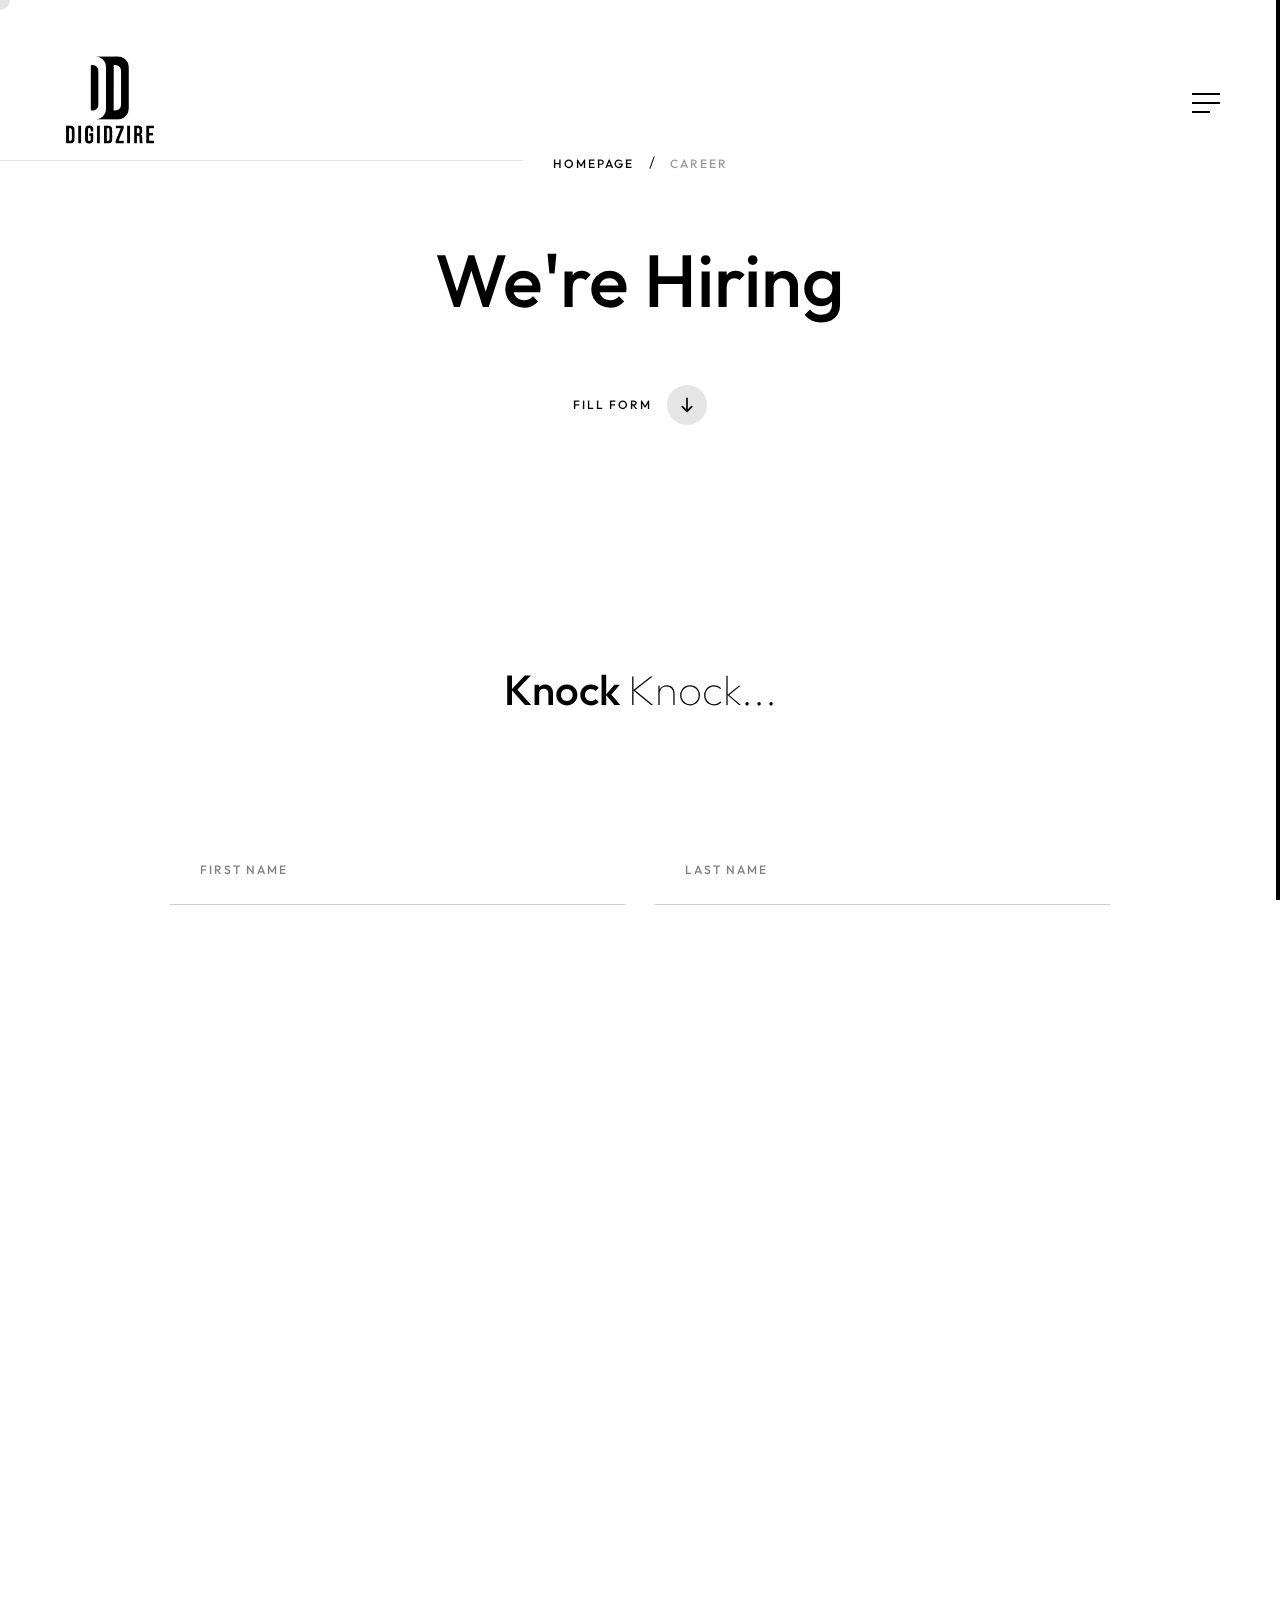
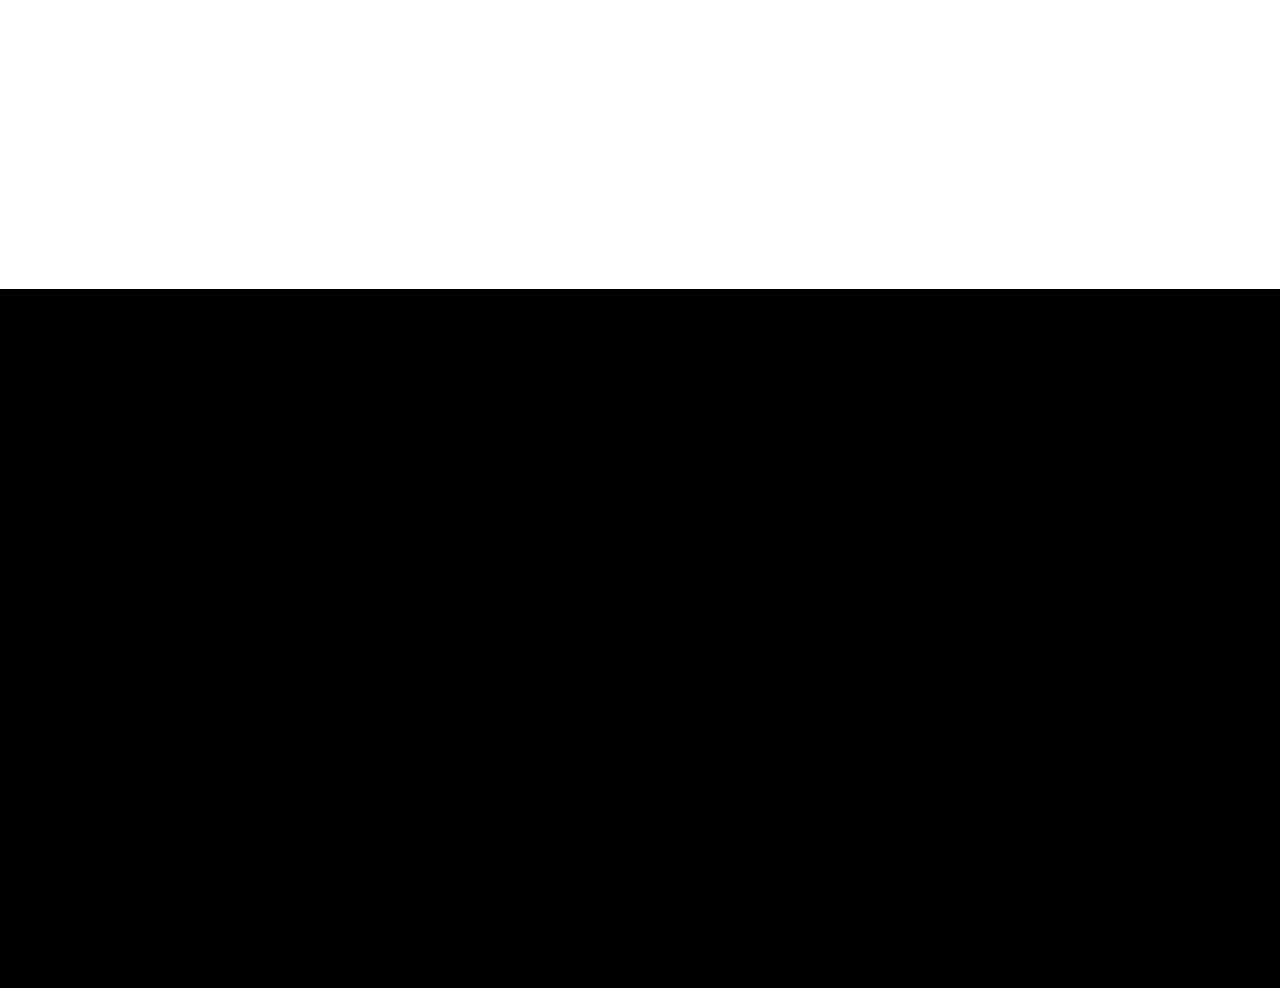
<file: career.html>
<!DOCTYPE html>
<html lang="zxx">

<head>

    <meta charset="UTF-8">
    <meta name="viewport" content="width=device-width, initial-scale=1.0">
    <meta http-equiv="X-UA-Compatible" content="ie=edge">

    <link rel="stylesheet" href="css/plugins/bootstrap-grid.css">
    <link rel="stylesheet" href="https://cdnjs.cloudflare.com/ajax/libs/font-awesome/6.5.2/css/all.min.css">
    <link rel="stylesheet" href="css/plugins/swiper.min.css">
    <link rel="stylesheet" href="css/plugins/fancybox.min.css">
    <link rel="stylesheet" href="css/style.css">
    <title>DigiDzire | Career</title>

</head>

<body>

    <!-- wrapper -->
    <div class="mil-wrapper" id="top">

        <!-- cursor -->
        <div class="mil-ball">
            <span class="mil-icon-1">
                <svg viewBox="0 0 128 128">
                    <path d="M106.1,41.9c-1.2-1.2-3.1-1.2-4.2,0c-1.2,1.2-1.2,3.1,0,4.2L116.8,61H11.2l14.9-14.9c1.2-1.2,1.2-3.1,0-4.2	c-1.2-1.2-3.1-1.2-4.2,0l-20,20c-1.2,1.2-1.2,3.1,0,4.2l20,20c0.6,0.6,1.4,0.9,2.1,0.9s1.5-0.3,2.1-0.9c1.2-1.2,1.2-3.1,0-4.2	L11.2,67h105.5l-14.9,14.9c-1.2,1.2-1.2,3.1,0,4.2c0.6,0.6,1.4,0.9,2.1,0.9s1.5-0.3,2.1-0.9l20-20c1.2-1.2,1.2-3.1,0-4.2L106.1,41.9	z" />
                </svg>
            </span>
            <div class="mil-more-text">More</div>
            <div class="mil-choose-text">Сhoose</div>
        </div>
        <!-- cursor end -->

        <!-- preloader -->
        <!-- <div class="mil-preloader">
            <div class="mil-preloader-animation">
                <div class="mil-pos-abs mil-animation-2">
                    <div class="mil-reveal-frame">
                        <p class="mil-reveal-box"></p>
                        <p class="mil-h3 mil-muted mil-thin">DigiDzire.com</p>
                    </div>
                </div>
            </div>
        </div> -->
        <!-- preloader end -->

        <!-- scrollbar progress -->
        <div class="mil-progress-track">
            <div class="mil-progress"></div>
        </div>
        <!-- scrollbar progress end -->

        <!-- menu -->
        <div class="mil-menu-frame">
            <!-- frame clone -->
            <div class="mil-frame-top">
                <a href="index.html" class="mil-logo">DigiDzire</a>
                <div class="mil-menu-btn">
                    <span></span>
                </div>
            </div>
            <!-- frame clone end -->
            <div class="container">
                <div class="mil-menu-content">
                    <div class="row">
                        <div class="col-xl-12">
                            <nav class="mil-main-menu d-flex justify-content-center align-items-center" id="swupMenu">
                                <ul>
                                    <li class="mil-has-children">
                                        <a href="index.html">Home</a>
                                    </li>
                                    <li class="mil-has-children">
                                        <a href="#.">Services</a>
                                        <ul>
                                            <li><a href="services.html">Web Development</a></li>
                                            <li><a href="service.html">Application Developement</a></li>
                                            <li><a href="services.html">Graphics Designing</a></li>
                                            <li><a href="services.html">Content Marketing</a></li>
                                            <li><a href="services.html">Search Engine Optimization</a></li>
                                            <li><a href="service.html">Social Media Marketing</a></li>
                                            <li><a href="service.html">PhotoShoot</a></li>
                                            <li><a href="service.html">Print Media</a></li>
                                        </ul>
                                    </li>
                                    <li class="mil-has-children ">
                                        <a href="portfolio.html">Portfolio</a>
                                    </li>
                                    <li class="mil-has-children">
                                        <a href="#.">About us</a>
                                    </li>
                                    <li class="mil-has-children">
                                        <a href="contact.html">Contact Us</a>
                                    </li>
                                </ul>
                            </nav>

                        </div>
                    </div>
                </div>
            </div>
        </div>
        <!-- menu -->

        <!-- curtain -->
        <div class="mil-curtain"></div>
        <!-- curtain end -->

        <!-- frame -->
        <div class="mil-frame">
            <div class="mil-frame-top">
                <a href="index.html" class="mil-logo">
                    <img width="100px" height="100px" src="assets/DD Logo Black.png" alt="">
                </a>
                <div class="mil-menu-btn">
                    <span></span>
                </div>
            </div>
            <div class="mil-frame-bottom">
                <div class="mil-current-page"></div>
                <div class="mil-back-to-top">
                    <a href="#top" class="mil-link mil-dark mil-arrow-place">
                        <!-- <span>Back to top</span> -->
                    </a>
                </div>
            </div>
        </div>
        <!-- frame end -->

        <!-- content -->
        <div class="mil-content">
            <div id="swupMain" class="mil-main-transition">

                <!-- banner -->
                <div class="mil-inner-banner mil-p-0-120">
                    <div class="mil-banner-content mil-center mil-up">
                        <div class="container">
                            <ul class="mil-breadcrumbs mil-center mil-mb-60">
                                <li><a href="home-1.html">Homepage</a></li>
                                <li><a href="contact.html">Career</a></li>
                            </ul>
                            <h1 class="mil-mb-60">We're Hiring</h1>
                            <a href="#contact" class="mil-link mil-dark mil-arrow-place mil-down-arrow">
                                <span>Fill Form</span>
                            </a>
                        </div>
                    </div>
                </div>
                <!-- banner end -->


                <!-- contact form -->
                <section id="contact">
                    <div class="container mil-p-120-90">
                        <h3 class="mil-center mil-up mil-mb-120">Knock <span class="mil-thin">Knock...</span></h3>
                        <form class="row align-items-center">
                            <div class="col-lg-6 mil-up">
                                <input type="text" placeholder="First Name">
                            </div>
                            <div class="col-lg-6 mil-up">
                                <input type="text" placeholder="last name">
                            </div>
                            <div class="col-lg-6 mil-up">
                                <input type="email" placeholder="Your Email">
                            </div>
                            <div class="col-lg-6 mil-up">
                                <input type="tel" placeholder="Phone Number *">
                            </div>
                            <div class="col-lg-6 mil-up">
                                <input type="text" placeholder="Job Profile">
                            </div>
                            <div class="col-lg-6 mil-up">
                                <input type="text" placeholder="Current CTC *">
                            </div>
                            <div class="col-lg-6 mil-up">
                                <input type="text" placeholder="Expected CTC *">
                            </div>
                            <div class="col-lg-12 mil-up">
                                <textarea placeholder="Tell us Something About Yourself"></textarea>
                            </div>
                            <div class="col-lg-6 mil-up">
                                <label for="file" style="padding: 0px 30px; margin-bottom: 30px;">Upload Resume <span class="mil-accent">*</span></label>
                                <input type="file">
                            </div>
                            <div class="col-lg-8">
                                <p class="mil-up mil-mb-30"><span class="mil-accent">*</span> We promise not to disclose your personal information to third parties.</p>
                            </div>
                            <div class="col-lg-4">
                                <div class="mil-adaptive-right mil-up mil-mb-30">
                                    <button type="submit" class="mil-button mil-arrow-place">
                                        <span>Send message</span>
                                    </button>
                                </div>
                            </div>
                        </form>
                    </div>
                </section>
                <!-- contact form end -->

                <!-- footer -->
                <footer class="mil-dark-bg">
                    <div class="mi-invert-fix">
                        <div class="container mil-p-120-60">
                            <div class="row justify-content-between">
                                <div class="col-md-4 col-lg-4 mil-mb-60">

                                    <div class="mil-muted mil-logo mil-up mil-mb-30">DigiDzire</div>

                                    <p class="mil-light-soft mil-up mil-mb-30">Subscribe our newsletter:</p>

                                    <form class="mil-subscribe-form mil-up">
                                        <input type="text" placeholder="Enter our email">
                                        <button type="submit" class="mil-button mil-icon-button-sm mil-arrow-place"></button>
                                    </form>

                                </div>
                                <div class="col-md-7 col-lg-6">
                                    <div class="row justify-content-end">
                                        <div class="col-md-6 col-lg-7">
                                            <nav class="mil-footer-menu mil-mb-60">
                                                <ul>
                                                    <li class="mil-up mil-active">
                                                        <a href="index.html">Home</a>
                                                    </li>
                                                    <li class="mil-up">
                                                        <a href="portfolio.html">Portfolio</a>
                                                    </li>
                                                    <li class="mil-up">
                                                        <a href="services.html">Services</a>
                                                    </li>
                                                    <li class="mil-up">
                                                        <a href="blog.html">Blog</a>
                                                    </li>
                                                </ul>
                                            </nav>
                                        </div>
                                        <div class="col-md-6 col-lg-5">
                                            <ul class="mil-menu-list mil-up mil-mb-60">
                                                <li><a href="career.html" class="mil-light-soft">Careers</a></li>
                                                <li><a href="contact.html" class="mil-light-soft">Get A Quote</a></li>
                                            </ul>
                                        </div>
                                    </div>
                                </div>
                            </div>

                            <div class="row justify-content-between flex-sm-row-reverse">
                                <div class="col-md-7 col-lg-6">
                                    <div class="row justify-content-between">
                                        <div class="col-md-6 col-lg-5 mil-mb-60">
                                            <h6 class="mil-muted mil-up mil-mb-30">India</h6>
                                            <p class="mil-light-soft mil-up">The Clyde House, Mall Road, Kanpur Nagar 208001 <span class="mil-no-wrap">+91 9120454545</span></p>
                                        </div>
                                    </div>
                                </div>
                                <div class="col-md-4 col-lg-6 mil-mb-60">
                                    <div class="mil-vert-between">
                                        <div class="mil-mb-30">
                                            <ul class="mil-social-icons mil-up">
                                                <li><a href="#." target="_blank" class="social-icon"><i class="fa-brands fa-instagram"></i></a></li>
                                                <li><a href="#." target="_blank" class="social-icon"><i class="fa-brands fa-facebook-f"></i></a></li>
                                                <li><a href="#." target="_blank" class="social-icon"><i class="fa-brands fa-linkedin-in"></i></a></li>
                                            </ul>
                                        </div>
                                        <p class="mil-light-soft mil-up">© Copyright 2023 by Digidzire.com All Rights Reserved.</p>
                                    </div>
                                </div>
                            </div>
                        </div>
                    </div>
                </footer>
                <!-- footer end -->

                <!-- hidden elements -->
                <div class="mil-hidden-elements">
                    <div class="mil-dodecahedron">
                        <div class="mil-pentagon">
                            <div></div>
                            <div></div>
                            <div></div>
                            <div></div>
                            <div></div>
                        </div>
                        <div class="mil-pentagon">
                            <div></div>
                            <div></div>
                            <div></div>
                            <div></div>
                            <div></div>
                        </div>
                        <div class="mil-pentagon">
                            <div></div>
                            <div></div>
                            <div></div>
                            <div></div>
                            <div></div>
                        </div>
                        <div class="mil-pentagon">
                            <div></div>
                            <div></div>
                            <div></div>
                            <div></div>
                            <div></div>
                        </div>
                        <div class="mil-pentagon">
                            <div></div>
                            <div></div>
                            <div></div>
                            <div></div>
                            <div></div>
                        </div>
                        <div class="mil-pentagon">
                            <div></div>
                            <div></div>
                            <div></div>
                            <div></div>
                            <div></div>
                        </div>
                        <div class="mil-pentagon">
                            <div></div>
                            <div></div>
                            <div></div>
                            <div></div>
                            <div></div>
                        </div>
                        <div class="mil-pentagon">
                            <div></div>
                            <div></div>
                            <div></div>
                            <div></div>
                            <div></div>
                        </div>
                        <div class="mil-pentagon">
                            <div></div>
                            <div></div>
                            <div></div>
                            <div></div>
                            <div></div>
                        </div>
                        <div class="mil-pentagon">
                            <div></div>
                            <div></div>
                            <div></div>
                            <div></div>
                            <div></div>
                        </div>
                        <div class="mil-pentagon">
                            <div></div>
                            <div></div>
                            <div></div>
                            <div></div>
                            <div></div>
                        </div>
                        <div class="mil-pentagon">
                            <div></div>
                            <div></div>
                            <div></div>
                            <div></div>
                            <div></div>
                        </div>
                    </div>

                    <svg xmlns="http://www.w3.org/2000/svg" viewBox="0 0 24 24" class="mil-arrow">
                        <path d="M 14 5.3417969 C 13.744125 5.3417969 13.487969 5.4412187 13.292969 5.6367188 L 13.207031 5.7226562 C 12.816031 6.1136563 12.816031 6.7467188 13.207031 7.1367188 L 17.070312 11 L 4 11 C 3.448 11 3 11.448 3 12 C 3 12.552 3.448 13 4 13 L 17.070312 13 L 13.207031 16.863281 C 12.816031 17.254281 12.816031 17.887344 13.207031 18.277344 L 13.292969 18.363281 C 13.683969 18.754281 14.317031 18.754281 14.707031 18.363281 L 20.363281 12.707031 C 20.754281 12.316031 20.754281 11.682969 20.363281 11.292969 L 14.707031 5.6367188 C 14.511531 5.4412187 14.255875 5.3417969 14 5.3417969 z" />
                    </svg>

                    <svg width="250" viewBox="0 0 300 1404" fill="none" xmlns="http://www.w3.org/2000/svg" class="mil-lines">
                        <path fill-rule="evenodd" clip-rule="evenodd" d="M1 892L1 941H299V892C299 809.71 232.29 743 150 743C67.7096 743 1 809.71 1 892ZM0 942H300V892C300 809.157 232.843 742 150 742C67.1573 742 0 809.157 0 892L0 942Z" class="mil-move" />
                        <path fill-rule="evenodd" clip-rule="evenodd" d="M299 146V97L1 97V146C1 228.29 67.7096 295 150 295C232.29 295 299 228.29 299 146ZM300 96L0 96V146C0 228.843 67.1573 296 150 296C232.843 296 300 228.843 300 146V96Z" class="mil-move" />
                        <path fill-rule="evenodd" clip-rule="evenodd" d="M299 1H1V1403H299V1ZM0 0V1404H300V0H0Z" />
                        <path fill-rule="evenodd" clip-rule="evenodd" d="M150 -4.37115e-08L150 1404L149 1404L149 0L150 -4.37115e-08Z" />
                        <path fill-rule="evenodd" clip-rule="evenodd" d="M150 1324C232.29 1324 299 1257.29 299 1175C299 1092.71 232.29 1026 150 1026C67.7096 1026 1 1092.71 1 1175C1 1257.29 67.7096 1324 150 1324ZM150 1325C232.843 1325 300 1257.84 300 1175C300 1092.16 232.843 1025 150 1025C67.1573 1025 0 1092.16 0 1175C0 1257.84 67.1573 1325 150 1325Z" class="mil-move" />
                        <path fill-rule="evenodd" clip-rule="evenodd" d="M300 1175H0V1174H300V1175Z" class="mil-move" />
                        <path fill-rule="evenodd" clip-rule="evenodd" d="M150 678C232.29 678 299 611.29 299 529C299 446.71 232.29 380 150 380C67.7096 380 1 446.71 1 529C1 611.29 67.7096 678 150 678ZM150 679C232.843 679 300 611.843 300 529C300 446.157 232.843 379 150 379C67.1573 379 0 446.157 0 529C0 611.843 67.1573 679 150 679Z" class="mil-move" />
                        <path fill-rule="evenodd" clip-rule="evenodd" d="M299 380H1V678H299V380ZM0 379V679H300V379H0Z" class="mil-move" />
                    </svg>
                </div>
                <!-- hidden elements end -->

            </div>
        </div>
        <!-- content -->
    </div>
    <!-- wrapper end -->

    <!-- jQuery js -->
    <script src="js/plugins/jquery.min.js"></script>
    <!-- swup js -->
    <script src="js/plugins/swup.min.js"></script>
    <!-- swiper js -->
    <script src="js/plugins/swiper.min.js"></script>
    <!-- fancybox js -->
    <script src="js/plugins/fancybox.min.js"></script>
    <!-- gsap js -->
    <script src="js/plugins/gsap.min.js"></script>
    <!-- scroll smoother -->
    <script src="js/plugins/smooth-scroll.js"></script>
    <!-- scroll trigger js -->
    <script src="js/plugins/ScrollTrigger.min.js"></script>
    <!-- scroll to js -->
    <script src="js/plugins/ScrollTo.min.js"></script>
    <!-- ashley js -->
    <script src="js/main.js"></script>

</body>

</html>
</file>
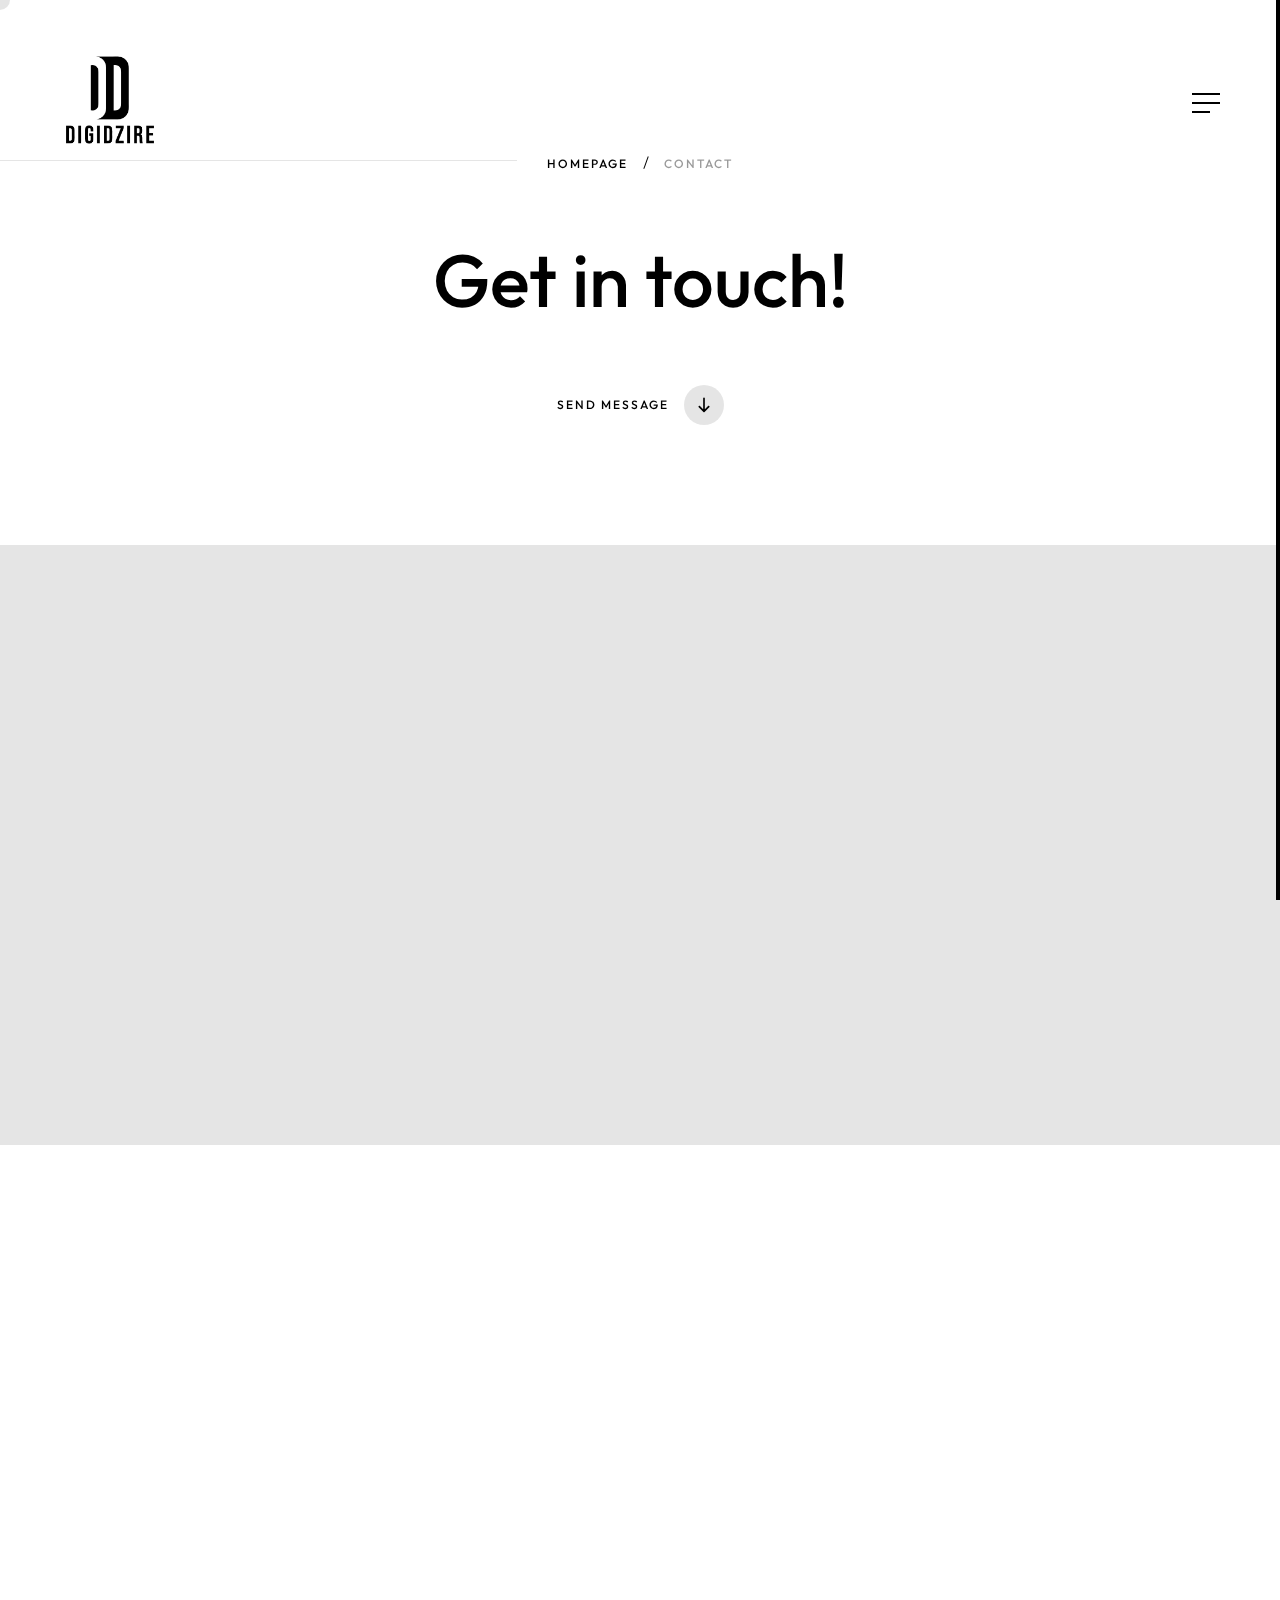
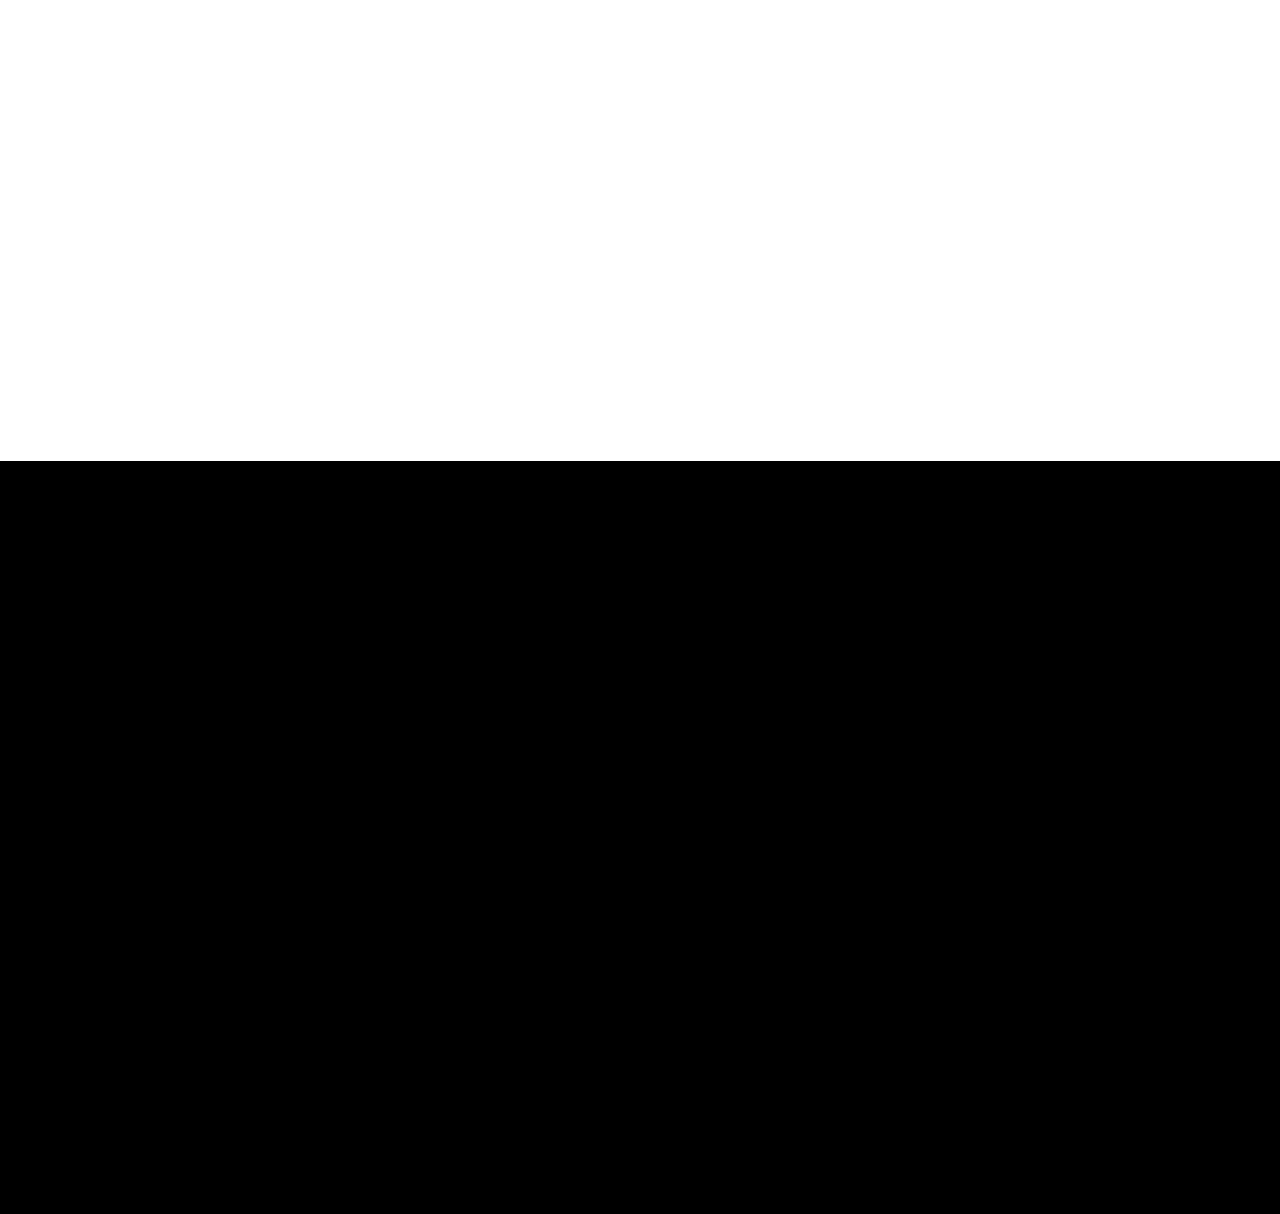
<file: contact.html>
<!DOCTYPE html>
<html lang="zxx">

<head>

    <meta charset="UTF-8">
    <meta name="viewport" content="width=device-width, initial-scale=1.0">
    <meta http-equiv="X-UA-Compatible" content="ie=edge">

    <link rel="stylesheet" href="css/plugins/bootstrap-grid.css">
    <link rel="stylesheet" href="https://cdnjs.cloudflare.com/ajax/libs/font-awesome/6.5.2/css/all.min.css">
    <link rel="stylesheet" href="css/plugins/swiper.min.css">
    <link rel="stylesheet" href="css/plugins/fancybox.min.css">
    <link rel="stylesheet" href="css/style.css">
    <title>DigiDzire | Contact Us</title>

</head>

<body>

    <!-- wrapper -->
    <div class="mil-wrapper" id="top">

        <!-- cursor -->
        <div class="mil-ball">
            <span class="mil-icon-1">
                <svg viewBox="0 0 128 128">
                    <path d="M106.1,41.9c-1.2-1.2-3.1-1.2-4.2,0c-1.2,1.2-1.2,3.1,0,4.2L116.8,61H11.2l14.9-14.9c1.2-1.2,1.2-3.1,0-4.2	c-1.2-1.2-3.1-1.2-4.2,0l-20,20c-1.2,1.2-1.2,3.1,0,4.2l20,20c0.6,0.6,1.4,0.9,2.1,0.9s1.5-0.3,2.1-0.9c1.2-1.2,1.2-3.1,0-4.2	L11.2,67h105.5l-14.9,14.9c-1.2,1.2-1.2,3.1,0,4.2c0.6,0.6,1.4,0.9,2.1,0.9s1.5-0.3,2.1-0.9l20-20c1.2-1.2,1.2-3.1,0-4.2L106.1,41.9	z" />
                </svg>
            </span>
            <div class="mil-more-text">More</div>
            <div class="mil-choose-text">Сhoose</div>
        </div>
        <!-- cursor end -->

        <!-- preloader -->
        <!-- <div class="mil-preloader">
            <div class="mil-preloader-animation">
                <div class="mil-pos-abs mil-animation-2">
                    <div class="mil-reveal-frame">
                        <p class="mil-reveal-box"></p>
                        <p class="mil-h3 mil-muted mil-thin">DigiDzire.com</p>
                    </div>
                </div>
            </div>
        </div> -->
        <!-- preloader end -->

        <!-- scrollbar progress -->
        <div class="mil-progress-track">
            <div class="mil-progress"></div>
        </div>
        <!-- scrollbar progress end -->

        <!-- menu -->
        <div class="mil-menu-frame">
            <!-- frame clone -->
            <div class="mil-frame-top">
                <a href="index.html" class="mil-logo">DigiDzire</a>
                <div class="mil-menu-btn">
                    <span></span>
                </div>
            </div>
            <!-- frame clone end -->
            <div class="container">
                <div class="mil-menu-content">
                    <div class="row">
                        <div class="col-xl-12">
                            <nav class="mil-main-menu d-flex justify-content-center align-items-center" id="swupMenu">
                                <ul>
                                    <li class="mil-has-children">
                                        <a href="index.html">Home</a>
                                    </li>
                                    <li class="mil-has-children">
                                        <a href="#.">Services</a>
                                        <ul>
                                            <li><a href="services.html">Web Development</a></li>
                                            <li><a href="service.html">Application Developement</a></li>
                                            <li><a href="services.html">Graphics Designing</a></li>
                                            <li><a href="services.html">Content Marketing</a></li>
                                            <li><a href="services.html">Search Engine Optimization</a></li>
                                            <li><a href="service.html">Social Media Marketing</a></li>
                                            <li><a href="service.html">PhotoShoot</a></li>
                                            <li><a href="service.html">Print Media</a></li>
                                        </ul>
                                    </li>
                                    <li class="mil-has-children ">
                                        <a href="portfolio.html">Portfolio</a>
                                    </li>
                                    <li class="mil-has-children">
                                        <a href="#.">About us</a>
                                    </li>
                                    <li class="mil-has-children">
                                        <a href="contact.html">Contact Us</a>
                                    </li>
                                </ul>
                            </nav>

                        </div>
                    </div>
                </div>
            </div>
        </div>
        <!-- menu -->

        <!-- curtain -->
        <div class="mil-curtain"></div>
        <!-- curtain end -->

        <!-- frame -->
        <div class="mil-frame">
            <div class="mil-frame-top">
                <a href="index.html" class="mil-logo">
                    <img width="100px" height="100px" src="assets/DD Logo Black.png" alt="">
                </a>
                <div class="mil-menu-btn">
                    <span></span>
                </div>
            </div>
            <div class="mil-frame-bottom">
                <div class="mil-current-page"></div>
                <div class="mil-back-to-top">
                    <a href="#top" class="mil-link mil-dark mil-arrow-place">
                        <!-- <span>Back to top</span> -->
                    </a>
                </div>
            </div>
        </div>
        <!-- frame end -->

        <!-- content -->
        <div class="mil-content">
            <div id="swupMain" class="mil-main-transition">

                <!-- banner -->
                <div class="mil-inner-banner mil-p-0-120">
                    <div class="mil-banner-content mil-center mil-up">
                        <div class="container">
                            <ul class="mil-breadcrumbs mil-center mil-mb-60">
                                <li><a href="home-1.html">Homepage</a></li>
                                <li><a href="contact.html">Contact</a></li>
                            </ul>
                            <h1 class="mil-mb-60">Get in touch!</h1>
                            <a href="#contact" class="mil-link mil-dark mil-arrow-place mil-down-arrow">
                                <span>Send message</span>
                            </a>
                        </div>
                    </div>
                </div>
                <!-- banner end -->

                <!-- map -->
                <div class="mil-map-frame mil-up">
                    <div class="mil-map">
                        <iframe src="https://www.google.com/maps/embed?pb=!1m18!1m12!1m3!1d3571.8835337992664!2d80.35684117584334!3d26.45948287942039!2m3!1f0!2f0!3f0!3m2!1i1024!2i768!4f13.1!3m3!1m2!1s0x630a9754f47ab429%3A0x9b45bdfff4795251!2sDigi%20Dzire!5e0!3m2!1sen!2sin!4v1719555998964!5m2!1sen!2sin" style="border:0;" allowfullscreen="" loading="lazy" referrerpolicy="no-referrer-when-downgrade"></iframe>
                    </div>
                </div>
                <!-- map end -->

                <!-- contact form -->
                <section id="contact">
                    <div class="container mil-p-120-90">
                        <h3 class="mil-center mil-up mil-mb-120">Let's <span class="mil-thin">Talk</span></h3>
                        <form class="row align-items-center">
                            <div class="col-lg-6 mil-up">
                                <input type="text" placeholder="What's your name">
                            </div>
                            <div class="col-lg-6 mil-up">
                                <input type="email" placeholder="Your Email">
                            </div>
                            <div class="col-lg-12 mil-up">
                                <textarea placeholder="Tell us about our project"></textarea>
                            </div>
                            <div class="col-lg-8">
                                <p class="mil-up mil-mb-30"><span class="mil-accent">*</span> We promise not to disclose your personal information to third parties.</p>
                            </div>
                            <div class="col-lg-4">
                                <div class="mil-adaptive-right mil-up mil-mb-30">
                                    <button type="submit" class="mil-button mil-arrow-place">
                                        <span>Send message</span>
                                    </button>
                                </div>
                            </div>
                        </form>
                    </div>
                </section>
                <!-- contact form end -->

                <!-- footer -->
                <footer class="mil-dark-bg">
                    <div class="mi-invert-fix">
                        <div class="container mil-p-120-60">
                            <div class="row justify-content-between">
                                <div class="col-md-4 col-lg-4 mil-mb-60">

                                    <div class="mil-muted mil-logo mil-up mil-mb-30">DigiDzire</div>

                                    <p class="mil-light-soft mil-up mil-mb-30">Subscribe our newsletter:</p>

                                    <form class="mil-subscribe-form mil-up">
                                        <input type="text" placeholder="Enter our email">
                                        <button type="submit" class="mil-button mil-icon-button-sm mil-arrow-place"></button>
                                    </form>

                                </div>
                                <div class="col-md-7 col-lg-6">
                                    <div class="row justify-content-end">
                                        <div class="col-md-6 col-lg-7">
                                            <nav class="mil-footer-menu mil-mb-60">
                                                <ul>
                                                    <li class="mil-up mil-active">
                                                        <a href="home-1.html">Home</a>
                                                    </li>
                                                    <li class="mil-up">
                                                        <a href="portfolio-1.html">Portfolio</a>
                                                    </li>
                                                    <li class="mil-up">
                                                        <a href="services.html">Services</a>
                                                    </li>
                                                    <li class="mil-up">
                                                        <a href="contact.html">Contact</a>
                                                    </li>
                                                    <li class="mil-up">
                                                        <a href="blog.html">Blog</a>
                                                    </li>
                                                </ul>
                                            </nav>
                                        </div>
                                        <div class="col-md-6 col-lg-5">

                                            <ul class="mil-menu-list mil-up mil-mb-60">
                                                <li><a href="#." class="mil-light-soft">Privacy Policy</a></li>
                                                <li><a href="#." class="mil-light-soft">Terms and conditions</a></li>
                                                <li><a href="#." class="mil-light-soft">Cookie Policy</a></li>
                                                <li><a href="#." class="mil-light-soft">Careers</a></li>
                                            </ul>

                                        </div>
                                    </div>
                                </div>
                            </div>

                            <div class="row justify-content-between flex-sm-row-reverse">
                                <div class="col-md-7 col-lg-6">
                                    <div class="row justify-content-between">
                                        <div class="col-md-6 col-lg-5 mil-mb-60">
                                            <h6 class="mil-muted mil-up mil-mb-30">India</h6>
                                            <p class="mil-light-soft mil-up">The Clyde House, Mall Road, Kanpur Nagar 208001 <span class="mil-no-wrap">+91 9120454545</span></p>
                                        </div>
                                    </div>
                                </div>
                                <div class="col-md-4 col-lg-6 mil-mb-60">
                                    <div class="mil-vert-between">
                                        <div class="mil-mb-30">
                                            <ul class="mil-social-icons mil-up">
                                                <li><a href="#." target="_blank" class="social-icon"><i class="fa-brands fa-instagram"></i></a></li>
                                                <li><a href="#." target="_blank" class="social-icon"><i class="fa-brands fa-facebook-f"></i></a></li>
                                                <li><a href="#." target="_blank" class="social-icon"><i class="fa-brands fa-linkedin-in"></i></a></li>
                                            </ul>
                                        </div>
                                        <p class="mil-light-soft mil-up">© Copyright 2023 by Digidzire.com All Rights Reserved.</p>
                                    </div>
                                </div>
                            </div>
                        </div>
                    </div>
                </footer>
                <!-- footer end -->

                <!-- hidden elements -->
                <div class="mil-hidden-elements">
                    <div class="mil-dodecahedron">
                        <div class="mil-pentagon">
                            <div></div>
                            <div></div>
                            <div></div>
                            <div></div>
                            <div></div>
                        </div>
                        <div class="mil-pentagon">
                            <div></div>
                            <div></div>
                            <div></div>
                            <div></div>
                            <div></div>
                        </div>
                        <div class="mil-pentagon">
                            <div></div>
                            <div></div>
                            <div></div>
                            <div></div>
                            <div></div>
                        </div>
                        <div class="mil-pentagon">
                            <div></div>
                            <div></div>
                            <div></div>
                            <div></div>
                            <div></div>
                        </div>
                        <div class="mil-pentagon">
                            <div></div>
                            <div></div>
                            <div></div>
                            <div></div>
                            <div></div>
                        </div>
                        <div class="mil-pentagon">
                            <div></div>
                            <div></div>
                            <div></div>
                            <div></div>
                            <div></div>
                        </div>
                        <div class="mil-pentagon">
                            <div></div>
                            <div></div>
                            <div></div>
                            <div></div>
                            <div></div>
                        </div>
                        <div class="mil-pentagon">
                            <div></div>
                            <div></div>
                            <div></div>
                            <div></div>
                            <div></div>
                        </div>
                        <div class="mil-pentagon">
                            <div></div>
                            <div></div>
                            <div></div>
                            <div></div>
                            <div></div>
                        </div>
                        <div class="mil-pentagon">
                            <div></div>
                            <div></div>
                            <div></div>
                            <div></div>
                            <div></div>
                        </div>
                        <div class="mil-pentagon">
                            <div></div>
                            <div></div>
                            <div></div>
                            <div></div>
                            <div></div>
                        </div>
                        <div class="mil-pentagon">
                            <div></div>
                            <div></div>
                            <div></div>
                            <div></div>
                            <div></div>
                        </div>
                    </div>

                    <svg xmlns="http://www.w3.org/2000/svg" viewBox="0 0 24 24" class="mil-arrow">
                        <path d="M 14 5.3417969 C 13.744125 5.3417969 13.487969 5.4412187 13.292969 5.6367188 L 13.207031 5.7226562 C 12.816031 6.1136563 12.816031 6.7467188 13.207031 7.1367188 L 17.070312 11 L 4 11 C 3.448 11 3 11.448 3 12 C 3 12.552 3.448 13 4 13 L 17.070312 13 L 13.207031 16.863281 C 12.816031 17.254281 12.816031 17.887344 13.207031 18.277344 L 13.292969 18.363281 C 13.683969 18.754281 14.317031 18.754281 14.707031 18.363281 L 20.363281 12.707031 C 20.754281 12.316031 20.754281 11.682969 20.363281 11.292969 L 14.707031 5.6367188 C 14.511531 5.4412187 14.255875 5.3417969 14 5.3417969 z" />
                    </svg>

                    <svg width="250" viewBox="0 0 300 1404" fill="none" xmlns="http://www.w3.org/2000/svg" class="mil-lines">
                        <path fill-rule="evenodd" clip-rule="evenodd" d="M1 892L1 941H299V892C299 809.71 232.29 743 150 743C67.7096 743 1 809.71 1 892ZM0 942H300V892C300 809.157 232.843 742 150 742C67.1573 742 0 809.157 0 892L0 942Z" class="mil-move" />
                        <path fill-rule="evenodd" clip-rule="evenodd" d="M299 146V97L1 97V146C1 228.29 67.7096 295 150 295C232.29 295 299 228.29 299 146ZM300 96L0 96V146C0 228.843 67.1573 296 150 296C232.843 296 300 228.843 300 146V96Z" class="mil-move" />
                        <path fill-rule="evenodd" clip-rule="evenodd" d="M299 1H1V1403H299V1ZM0 0V1404H300V0H0Z" />
                        <path fill-rule="evenodd" clip-rule="evenodd" d="M150 -4.37115e-08L150 1404L149 1404L149 0L150 -4.37115e-08Z" />
                        <path fill-rule="evenodd" clip-rule="evenodd" d="M150 1324C232.29 1324 299 1257.29 299 1175C299 1092.71 232.29 1026 150 1026C67.7096 1026 1 1092.71 1 1175C1 1257.29 67.7096 1324 150 1324ZM150 1325C232.843 1325 300 1257.84 300 1175C300 1092.16 232.843 1025 150 1025C67.1573 1025 0 1092.16 0 1175C0 1257.84 67.1573 1325 150 1325Z" class="mil-move" />
                        <path fill-rule="evenodd" clip-rule="evenodd" d="M300 1175H0V1174H300V1175Z" class="mil-move" />
                        <path fill-rule="evenodd" clip-rule="evenodd" d="M150 678C232.29 678 299 611.29 299 529C299 446.71 232.29 380 150 380C67.7096 380 1 446.71 1 529C1 611.29 67.7096 678 150 678ZM150 679C232.843 679 300 611.843 300 529C300 446.157 232.843 379 150 379C67.1573 379 0 446.157 0 529C0 611.843 67.1573 679 150 679Z" class="mil-move" />
                        <path fill-rule="evenodd" clip-rule="evenodd" d="M299 380H1V678H299V380ZM0 379V679H300V379H0Z" class="mil-move" />
                    </svg>
                </div>
                <!-- hidden elements end -->

            </div>
        </div>
        <!-- content -->
    </div>
    <!-- wrapper end -->

    <!-- jQuery js -->
    <script src="js/plugins/jquery.min.js"></script>
    <!-- swup js -->
    <script src="js/plugins/swup.min.js"></script>
    <!-- swiper js -->
    <script src="js/plugins/swiper.min.js"></script>
    <!-- fancybox js -->
    <script src="js/plugins/fancybox.min.js"></script>
    <!-- gsap js -->
    <script src="js/plugins/gsap.min.js"></script>
    <!-- scroll smoother -->
    <script src="js/plugins/smooth-scroll.js"></script>
    <!-- scroll trigger js -->
    <script src="js/plugins/ScrollTrigger.min.js"></script>
    <!-- scroll to js -->
    <script src="js/plugins/ScrollTo.min.js"></script>
    <!-- ashley js -->
    <script src="js/main.js"></script>

</body>

</html>
</file>
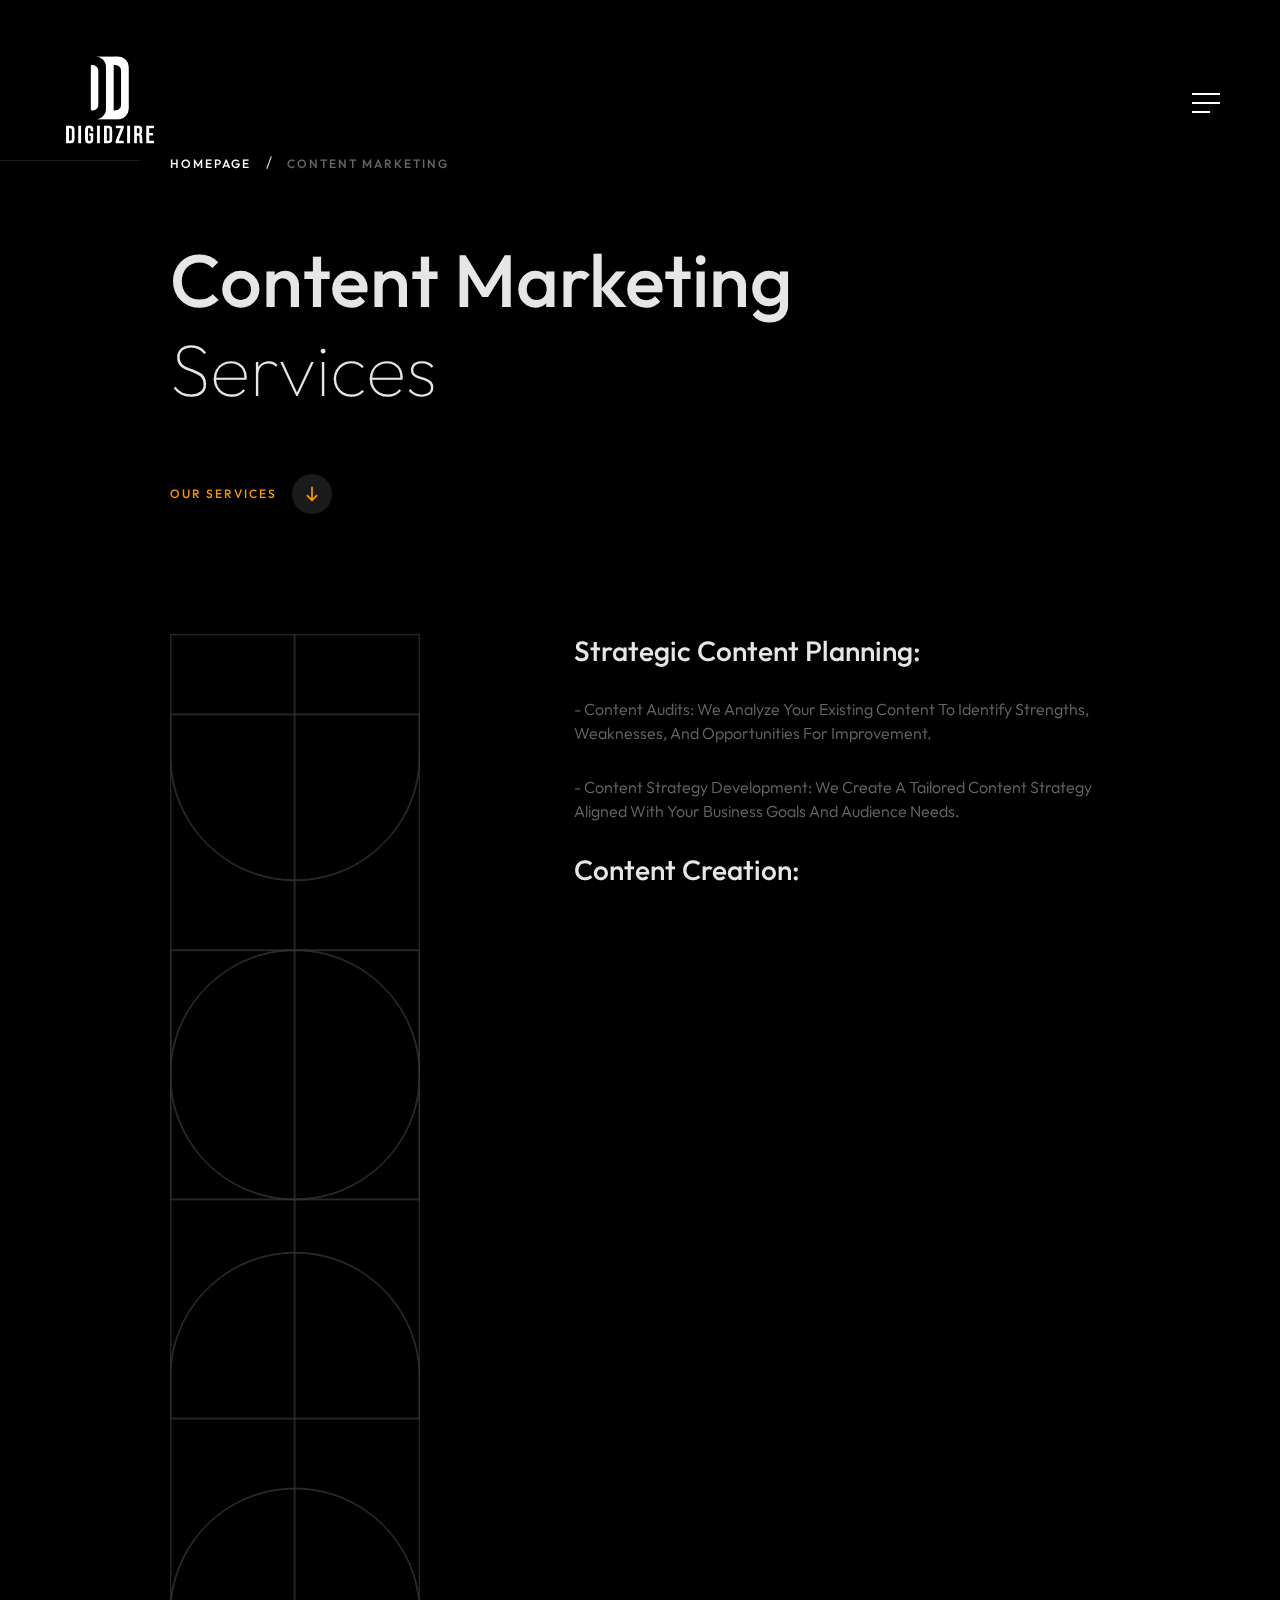
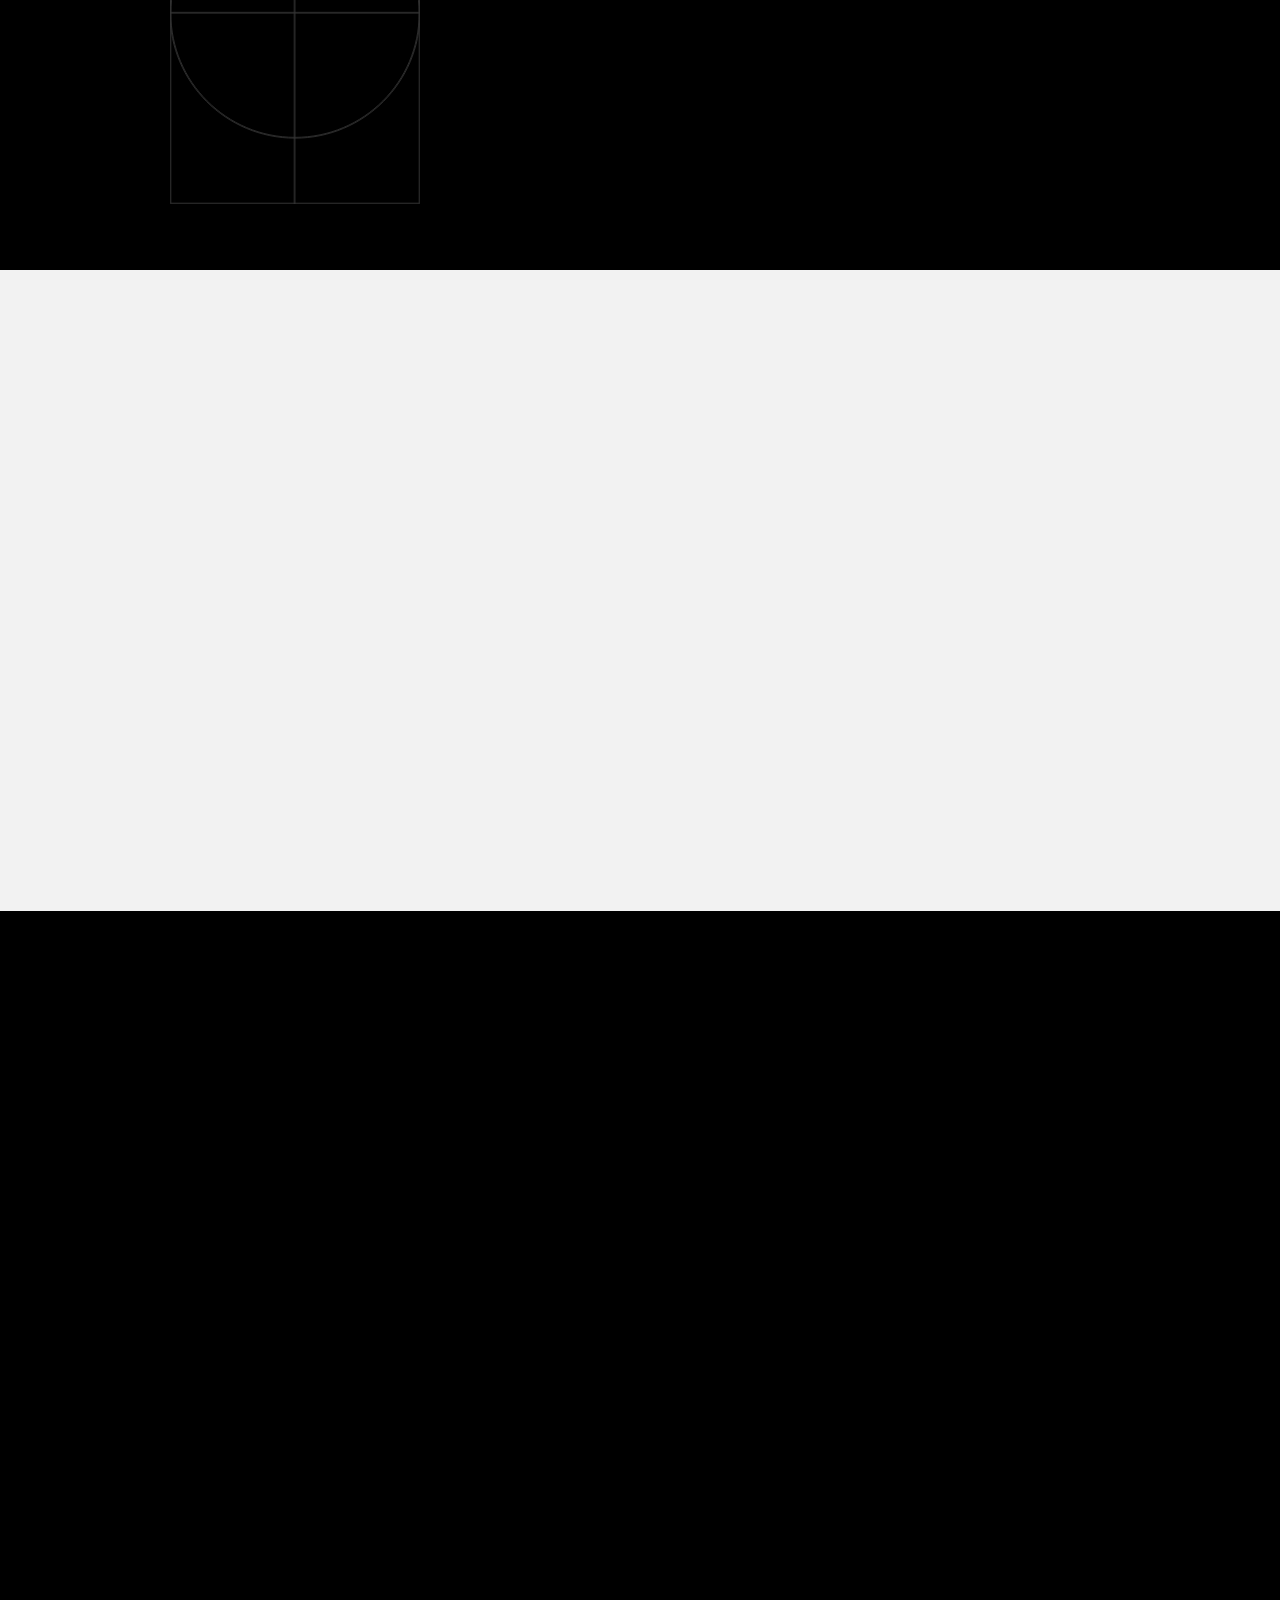
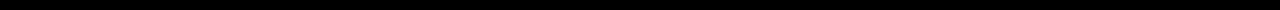
<file: content-marketing.html>
<!DOCTYPE html>
<html lang="zxx">

<head>

    <meta charset="UTF-8">
    <meta name="viewport" content="width=device-width, initial-scale=1.0">
    <meta http-equiv="X-UA-Compatible" content="ie=edge">

    <link rel="stylesheet" href="css/plugins/bootstrap-grid.css">
    <link rel="stylesheet" href="https://cdnjs.cloudflare.com/ajax/libs/font-awesome/6.5.2/css/all.min.css">
    <link rel="stylesheet" href="css/plugins/swiper.min.css">
    <link rel="stylesheet" href="css/plugins/fancybox.min.css">
    <link rel="stylesheet" href="css/style.css">
    <title>Digidzire | Content Marketing</title>

</head>

<body>

    <!-- wrapper -->
    <div class="mil-wrapper" id="top">

        <!-- cursor -->
        <div class="mil-ball">
            <span class="mil-icon-1">
                <svg viewBox="0 0 128 128">
                    <path d="M106.1,41.9c-1.2-1.2-3.1-1.2-4.2,0c-1.2,1.2-1.2,3.1,0,4.2L116.8,61H11.2l14.9-14.9c1.2-1.2,1.2-3.1,0-4.2	c-1.2-1.2-3.1-1.2-4.2,0l-20,20c-1.2,1.2-1.2,3.1,0,4.2l20,20c0.6,0.6,1.4,0.9,2.1,0.9s1.5-0.3,2.1-0.9c1.2-1.2,1.2-3.1,0-4.2	L11.2,67h105.5l-14.9,14.9c-1.2,1.2-1.2,3.1,0,4.2c0.6,0.6,1.4,0.9,2.1,0.9s1.5-0.3,2.1-0.9l20-20c1.2-1.2,1.2-3.1,0-4.2L106.1,41.9	z" />
                </svg>
            </span>
            <div class="mil-more-text">More</div>
            <div class="mil-choose-text">Сhoose</div>
        </div>
        <!-- cursor end -->
        <!-- scrollbar progress -->
        <div class="mil-progress-track">
            <div class="mil-progress"></div>
        </div>
        <!-- scrollbar progress end -->

        <!-- menu -->
        <div class="mil-menu-frame">
            <!-- frame clone -->
            <div class="mil-frame-top">
                <a href="index.html" class="mil-logo">DigiDzire</a>
                <div class="mil-menu-btn">
                    <span></span>
                </div>
            </div>
            <!-- frame clone end -->
            <div class="container">
                <div class="mil-menu-content">
                    <div class="row">
                        <div class="col-xl-12">
                            <nav class="mil-main-menu d-flex justify-content-center align-items-center" id="swupMenu">
                                <ul>
                                    <li class="mil-has-children">
                                        <a href="index.html">Home</a>
                                    </li>
                                    <li class="mil-has-children">
                                        <a href="#.">Services</a>
                                        <ul>
                                            <li><a href="services.html">Web Development</a></li>
                                            <li><a href="service.html">Application Developement</a></li>
                                            <li><a href="services.html">Graphics Designing</a></li>
                                            <li><a href="services.html">Content Marketing</a></li>
                                            <li><a href="services.html">Search Engine Optimization</a></li>
                                            <li><a href="service.html">Social Media Marketing</a></li>
                                            <li><a href="service.html">PhotoShoot</a></li>
                                            <li><a href="service.html">Print Media</a></li>
                                        </ul>
                                    </li>
                                    <li class="mil-has-children ">
                                        <a href="portfolio.html">Portfolio</a>
                                    </li>
                                    <li class="mil-has-children">
                                        <a href="#.">About us</a>
                                    </li>
                                    <li class="mil-has-children">
                                        <a href="contact.html">Contact Us</a>
                                    </li>
                                </ul>
                            </nav>

                        </div>
                    </div>
                </div>
            </div>
        </div>
        <!-- menu -->

        <!-- curtain -->
        <div class="mil-curtain"></div>
        <!-- curtain end -->

        <!-- frame -->
        <div class="mil-frame">
            <div class="mil-frame-top">
                <a href="index.html" class="mil-logo">
                    <img width="100px" height="100px" src="assets/DD Logo Black.png" alt="">
                </a>
                <div class="mil-menu-btn">
                    <span></span>
                </div>
            </div>
            <div class="mil-frame-bottom">
                <div class="mil-current-page"></div>
                <div class="mil-back-to-top">
                    <a href="#top" class="mil-link mil-dark mil-arrow-place">
                        <!-- <span>Back to top</span> -->
                    </a>
                </div>
            </div>
        </div>
        <!-- frame end -->

        <!-- content -->
        <div class="mil-content">
            <div id="swupMain" class="mil-main-transition">

                <!-- banner -->
                <div class="mil-dark-bg">
                    <div class="mil-inner-banner">
                        <div class="mi-invert-fix">
                            <div class="mil-banner-content mil-up">
                                <div class="mil-animation-frame">
                                    <div class="mil-animation mil-position-4 mil-scale" data-value-1="6" data-value-2="1.4"></div>
                                </div>
                                <div class="container">
                                    <ul class="mil-breadcrumbs mil-light mil-mb-60">
                                        <li><a href="index.html">Homepage</a></li>
                                        <li><a href="services.html">Content Marketing</a></li>
                                    </ul>
                                    <h1 class="mil-muted mil-mb-60">Content Marketing <br><span class="mil-thin">Services</span></h1>
                                    <a href="#services" class="mil-link mil-accent mil-arrow-place mil-down-arrow">
                                        <span>Our services</span>
                                    </a>
                                </div>
                            </div>
                        </div>
                    </div>
                    <!-- banner end -->

                    <!-- services -->
                    <section id="services">
                        <div class="mi-invert-fix">
                            <div class="container mil-p-120-60">
                                <div class="row">
                                    <div class="col-lg-5">

                                        <div class="mil-lines-place mil-light"></div>

                                    </div>
                                    <div class="col-lg-7">
                                        <h4 class="mil-muted mil-up mil-mb-30">Strategic Content Planning:</h4>
                                        <p class="mil-descr mil-light-soft mil-up mil-mb-30">- Content Audits: We analyze your existing content to identify strengths, weaknesses, and opportunities for improvement.</p>
                                        <p class="mil-descr mil-light-soft mil-up mil-mb-30">- Content Strategy Development: We create a tailored content strategy aligned with your business goals and audience needs.</p>
                                        <h4 class="mil-muted mil-up mil-mb-30">Content Creation:</h4>
                                        <p class="mil-descr mil-light-soft mil-up mil-mb-30">- Blog Writing: Engaging and informative blog posts that establish your brand as an industry authority and drive organic traffic.</p>
                                        <p class="mil-descr mil-light-soft mil-up mil-mb-30">- Website Content: Clear, compelling copy for your website that enhances user experience and communicates your value proposition.</p>
                                        <p class="mil-descr mil-light-soft mil-up mil-mb-30">- Whitepapers and Ebooks: In-depth, well-researched content pieces that provide valuable insights and generate leads.</p>
                                        <p class="mil-descr mil-light-soft mil-up mil-mb-30">- Social Media Content: Tailored posts, graphics, and videos designed to engage and grow your social media following.</p>
                                        <h4 class="mil-muted mil-up mil-mb-30">Content Distribution:</h4>
                                        <p class="mil-descr mil-light-soft mil-up mil-mb-30">- Social Media Sharing: Leveraging social platforms to amplify your content reach and engage with your audience.</p>
                                        <p class="mil-descr mil-light-soft mil-up mil-mb-30">- Email Marketing: Crafting targeted email campaigns that nurture leads and drive conversions.</p>
                                        <p class="mil-descr mil-light-soft mil-up mil-mb-30">- Guest Blogging: Strategic guest posts on high-authority sites to increase your brand’s visibility and credibility.</p>
                                    </div>
                                </div>
                            </div>
                        </div>
                    </section>
                </div>
                <!-- services end -->

                <!-- call to action -->
                <section class="mil-soft-bg">
                    <div class="container mil-p-120-120">
                        <div class="row">
                            <div class="col-lg-10">

                                <span class="mil-suptitle mil-suptitle-right mil-suptitle-dark mil-up">Looking to make your mark? We'll help you turn <br> your project into a success story.</span>

                            </div>
                        </div>
                        <div class="mil-center">
                            <h2 class="mil-up mil-mb-60">Let’s make an <span class="mil-thin">impact</span><br> together. Ready <span class="mil-thin">when you are</span></h2>
                            <div class="mil-up"><a href="contact.html" class="mil-button mil-arrow-place"><span>Contact us</span></a></div>
                        </div>
                    </div>
                </section>
                <!-- call to action end -->

                <!-- footer -->
                <footer class="mil-dark-bg">
                    <div class="mi-invert-fix">
                        <div class="container mil-p-120-60">
                            <div class="row justify-content-between">
                                <div class="col-md-4 col-lg-4 mil-mb-60">

                                    <div class="mil-muted mil-logo mil-up mil-mb-30">DigiDzire</div>

                                    <p class="mil-light-soft mil-up mil-mb-30">Subscribe our newsletter:</p>

                                    <form class="mil-subscribe-form mil-up">
                                        <input type="text" placeholder="Enter our email">
                                        <button type="submit" class="mil-button mil-icon-button-sm mil-arrow-place"></button>
                                    </form>

                                </div>
                                <div class="col-md-7 col-lg-6">
                                    <div class="row justify-content-end">
                                        <div class="col-md-6 col-lg-7">
                                            <nav class="mil-footer-menu mil-mb-60">
                                                <ul>
                                                    <li class="mil-up mil-active">
                                                        <a href="index.html">Home</a>
                                                    </li>
                                                    <li class="mil-up">
                                                        <a href="portfolio.html">Portfolio</a>
                                                    </li>
                                                    <li class="mil-up">
                                                        <a href="services.html">Services</a>
                                                    </li>
                                                    <li class="mil-up">
                                                        <a href="blog.html">Blog</a>
                                                    </li>
                                                </ul>
                                            </nav>
                                        </div>
                                        <div class="col-md-6 col-lg-5">
                                            <ul class="mil-menu-list mil-up mil-mb-60">
                                                <li><a href="career.html" class="mil-light-soft">Careers</a></li>
                                                <li><a href="contact.html" class="mil-light-soft">Get A Quote</a></li>
                                            </ul>
                                        </div>
                                    </div>
                                </div>
                            </div>

                            <div class="row justify-content-between flex-sm-row-reverse">
                                <div class="col-md-7 col-lg-6">
                                    <div class="row justify-content-between">
                                        <div class="col-md-6 col-lg-5 mil-mb-60">
                                            <h6 class="mil-muted mil-up mil-mb-30">India</h6>
                                            <p class="mil-light-soft mil-up">The Clyde House, Mall Road, Kanpur Nagar 208001 <span class="mil-no-wrap">+91 9120454545</span></p>
                                        </div>
                                    </div>
                                </div>
                                <div class="col-md-4 col-lg-6 mil-mb-60">
                                    <div class="mil-vert-between">
                                        <div class="mil-mb-30">
                                            <ul class="mil-social-icons mil-up">
                                                <li><a href="#." target="_blank" class="social-icon"><i class="fa-brands fa-instagram"></i></a></li>
                                                <li><a href="#." target="_blank" class="social-icon"><i class="fa-brands fa-facebook-f"></i></a></li>
                                                <li><a href="#." target="_blank" class="social-icon"><i class="fa-brands fa-linkedin-in"></i></a></li>
                                            </ul>
                                        </div>
                                        <p class="mil-light-soft mil-up">© Copyright 2023 by Digidzire.com All Rights Reserved.</p>
                                    </div>
                                </div>
                            </div>
                        </div>
                    </div>
                </footer>
                <!-- footer end -->

                <!-- hidden elements -->
                <div class="mil-hidden-elements">
                    <div class="mil-dodecahedron">
                        <div class="mil-pentagon">
                            <div></div>
                            <div></div>
                            <div></div>
                            <div></div>
                            <div></div>
                        </div>
                        <div class="mil-pentagon">
                            <div></div>
                            <div></div>
                            <div></div>
                            <div></div>
                            <div></div>
                        </div>
                        <div class="mil-pentagon">
                            <div></div>
                            <div></div>
                            <div></div>
                            <div></div>
                            <div></div>
                        </div>
                        <div class="mil-pentagon">
                            <div></div>
                            <div></div>
                            <div></div>
                            <div></div>
                            <div></div>
                        </div>
                        <div class="mil-pentagon">
                            <div></div>
                            <div></div>
                            <div></div>
                            <div></div>
                            <div></div>
                        </div>
                        <div class="mil-pentagon">
                            <div></div>
                            <div></div>
                            <div></div>
                            <div></div>
                            <div></div>
                        </div>
                        <div class="mil-pentagon">
                            <div></div>
                            <div></div>
                            <div></div>
                            <div></div>
                            <div></div>
                        </div>
                        <div class="mil-pentagon">
                            <div></div>
                            <div></div>
                            <div></div>
                            <div></div>
                            <div></div>
                        </div>
                        <div class="mil-pentagon">
                            <div></div>
                            <div></div>
                            <div></div>
                            <div></div>
                            <div></div>
                        </div>
                        <div class="mil-pentagon">
                            <div></div>
                            <div></div>
                            <div></div>
                            <div></div>
                            <div></div>
                        </div>
                        <div class="mil-pentagon">
                            <div></div>
                            <div></div>
                            <div></div>
                            <div></div>
                            <div></div>
                        </div>
                        <div class="mil-pentagon">
                            <div></div>
                            <div></div>
                            <div></div>
                            <div></div>
                            <div></div>
                        </div>
                    </div>

                    <svg xmlns="http://www.w3.org/2000/svg" viewBox="0 0 24 24" class="mil-arrow">
                        <path d="M 14 5.3417969 C 13.744125 5.3417969 13.487969 5.4412187 13.292969 5.6367188 L 13.207031 5.7226562 C 12.816031 6.1136563 12.816031 6.7467188 13.207031 7.1367188 L 17.070312 11 L 4 11 C 3.448 11 3 11.448 3 12 C 3 12.552 3.448 13 4 13 L 17.070312 13 L 13.207031 16.863281 C 12.816031 17.254281 12.816031 17.887344 13.207031 18.277344 L 13.292969 18.363281 C 13.683969 18.754281 14.317031 18.754281 14.707031 18.363281 L 20.363281 12.707031 C 20.754281 12.316031 20.754281 11.682969 20.363281 11.292969 L 14.707031 5.6367188 C 14.511531 5.4412187 14.255875 5.3417969 14 5.3417969 z" />
                    </svg>

                    <svg width="250" viewBox="0 0 300 1404" fill="none" xmlns="http://www.w3.org/2000/svg" class="mil-lines">
                        <path fill-rule="evenodd" clip-rule="evenodd" d="M1 892L1 941H299V892C299 809.71 232.29 743 150 743C67.7096 743 1 809.71 1 892ZM0 942H300V892C300 809.157 232.843 742 150 742C67.1573 742 0 809.157 0 892L0 942Z" class="mil-move" />
                        <path fill-rule="evenodd" clip-rule="evenodd" d="M299 146V97L1 97V146C1 228.29 67.7096 295 150 295C232.29 295 299 228.29 299 146ZM300 96L0 96V146C0 228.843 67.1573 296 150 296C232.843 296 300 228.843 300 146V96Z" class="mil-move" />
                        <path fill-rule="evenodd" clip-rule="evenodd" d="M299 1H1V1403H299V1ZM0 0V1404H300V0H0Z" />
                        <path fill-rule="evenodd" clip-rule="evenodd" d="M150 -4.37115e-08L150 1404L149 1404L149 0L150 -4.37115e-08Z" />
                        <path fill-rule="evenodd" clip-rule="evenodd" d="M150 1324C232.29 1324 299 1257.29 299 1175C299 1092.71 232.29 1026 150 1026C67.7096 1026 1 1092.71 1 1175C1 1257.29 67.7096 1324 150 1324ZM150 1325C232.843 1325 300 1257.84 300 1175C300 1092.16 232.843 1025 150 1025C67.1573 1025 0 1092.16 0 1175C0 1257.84 67.1573 1325 150 1325Z" class="mil-move" />
                        <path fill-rule="evenodd" clip-rule="evenodd" d="M300 1175H0V1174H300V1175Z" class="mil-move" />
                        <path fill-rule="evenodd" clip-rule="evenodd" d="M150 678C232.29 678 299 611.29 299 529C299 446.71 232.29 380 150 380C67.7096 380 1 446.71 1 529C1 611.29 67.7096 678 150 678ZM150 679C232.843 679 300 611.843 300 529C300 446.157 232.843 379 150 379C67.1573 379 0 446.157 0 529C0 611.843 67.1573 679 150 679Z" class="mil-move" />
                        <path fill-rule="evenodd" clip-rule="evenodd" d="M299 380H1V678H299V380ZM0 379V679H300V379H0Z" class="mil-move" />
                    </svg>
                </div>
                <!-- hidden elements end -->

            </div>
        </div>
        <!-- content -->
    </div>
    <!-- wrapper end -->

    <script src="js/plugins/jquery.min.js"></script>
    <script src="js/plugins/swup.min.js"></script>
    <script src="js/plugins/swiper.min.js"></script>
    <script src="js/plugins/fancybox.min.js"></script>
    <script src="js/plugins/gsap.min.js"></script>
    <script src="js/plugins/smooth-scroll.js"></script>
    <script src="js/plugins/ScrollTrigger.min.js"></script>
    <script src="js/plugins/ScrollTo.min.js"></script>
    <script src="js/main.js"></script>


</body>

</html>
</file>
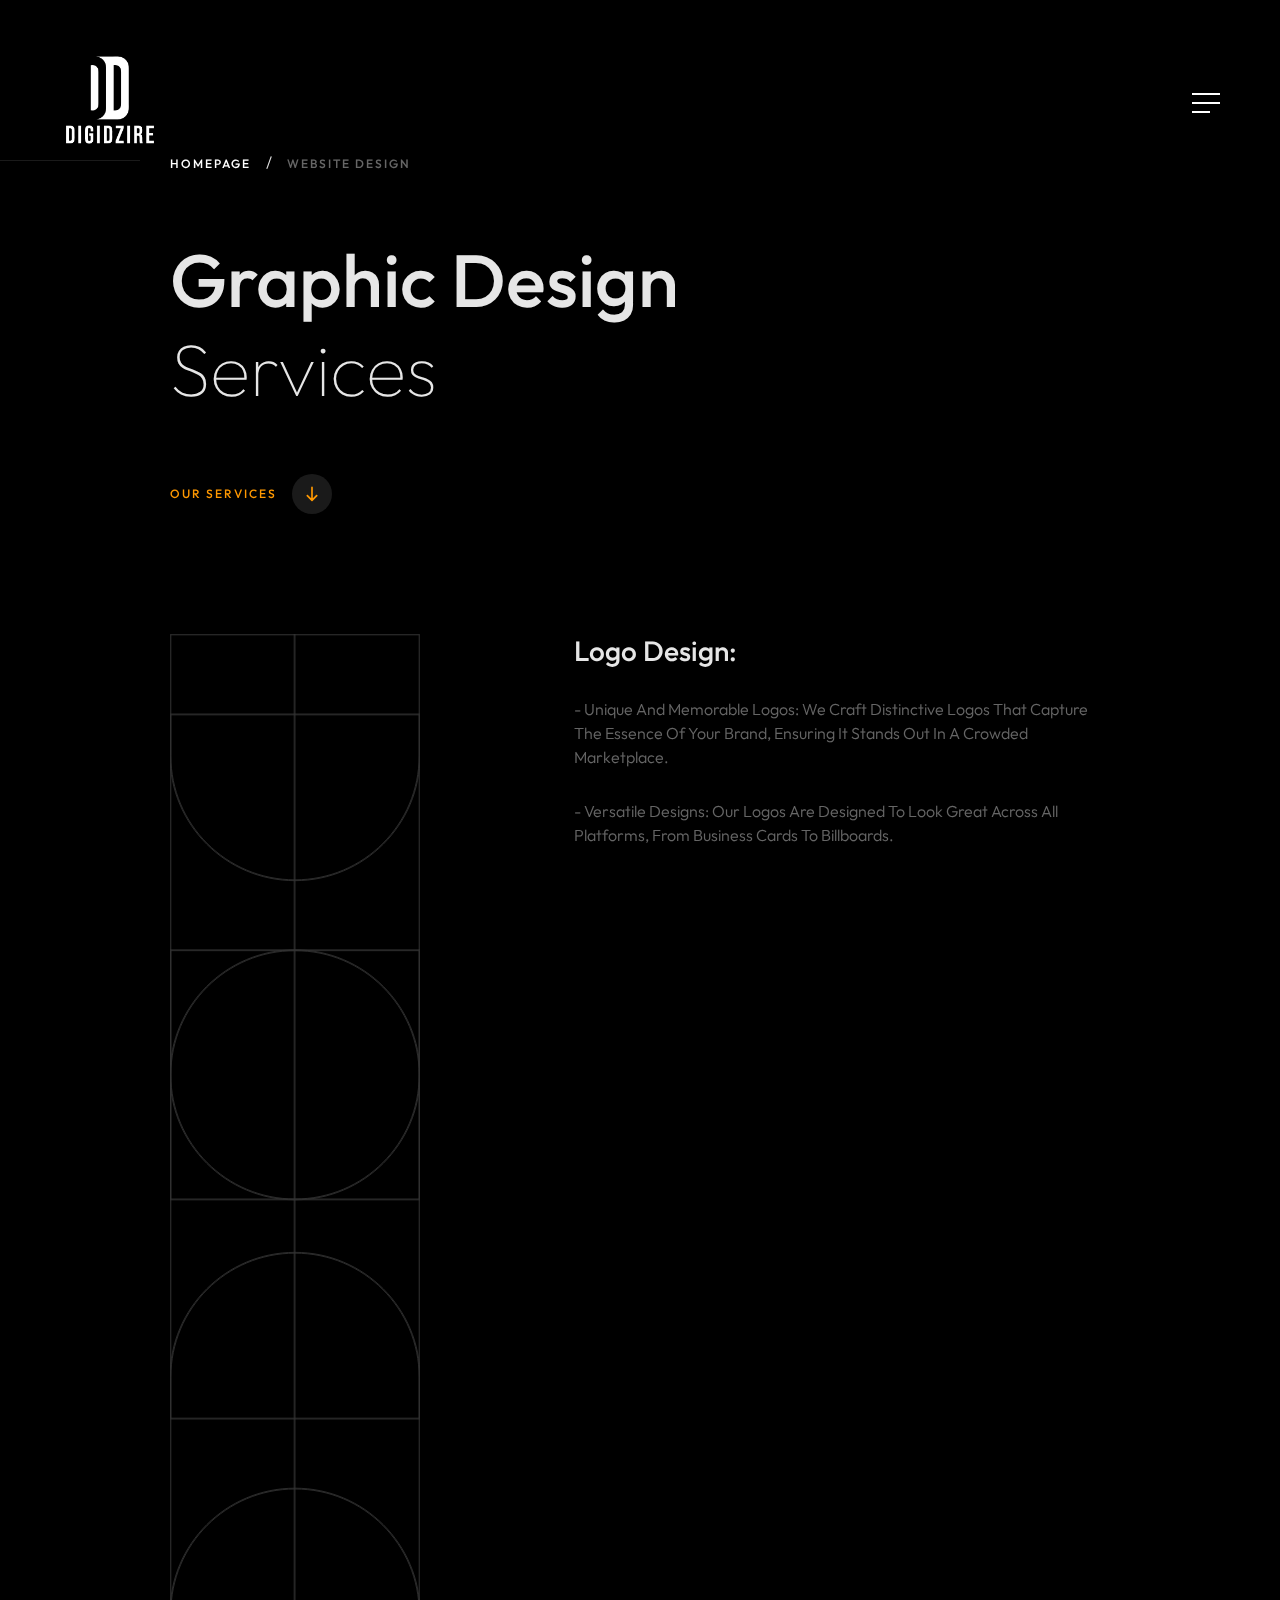
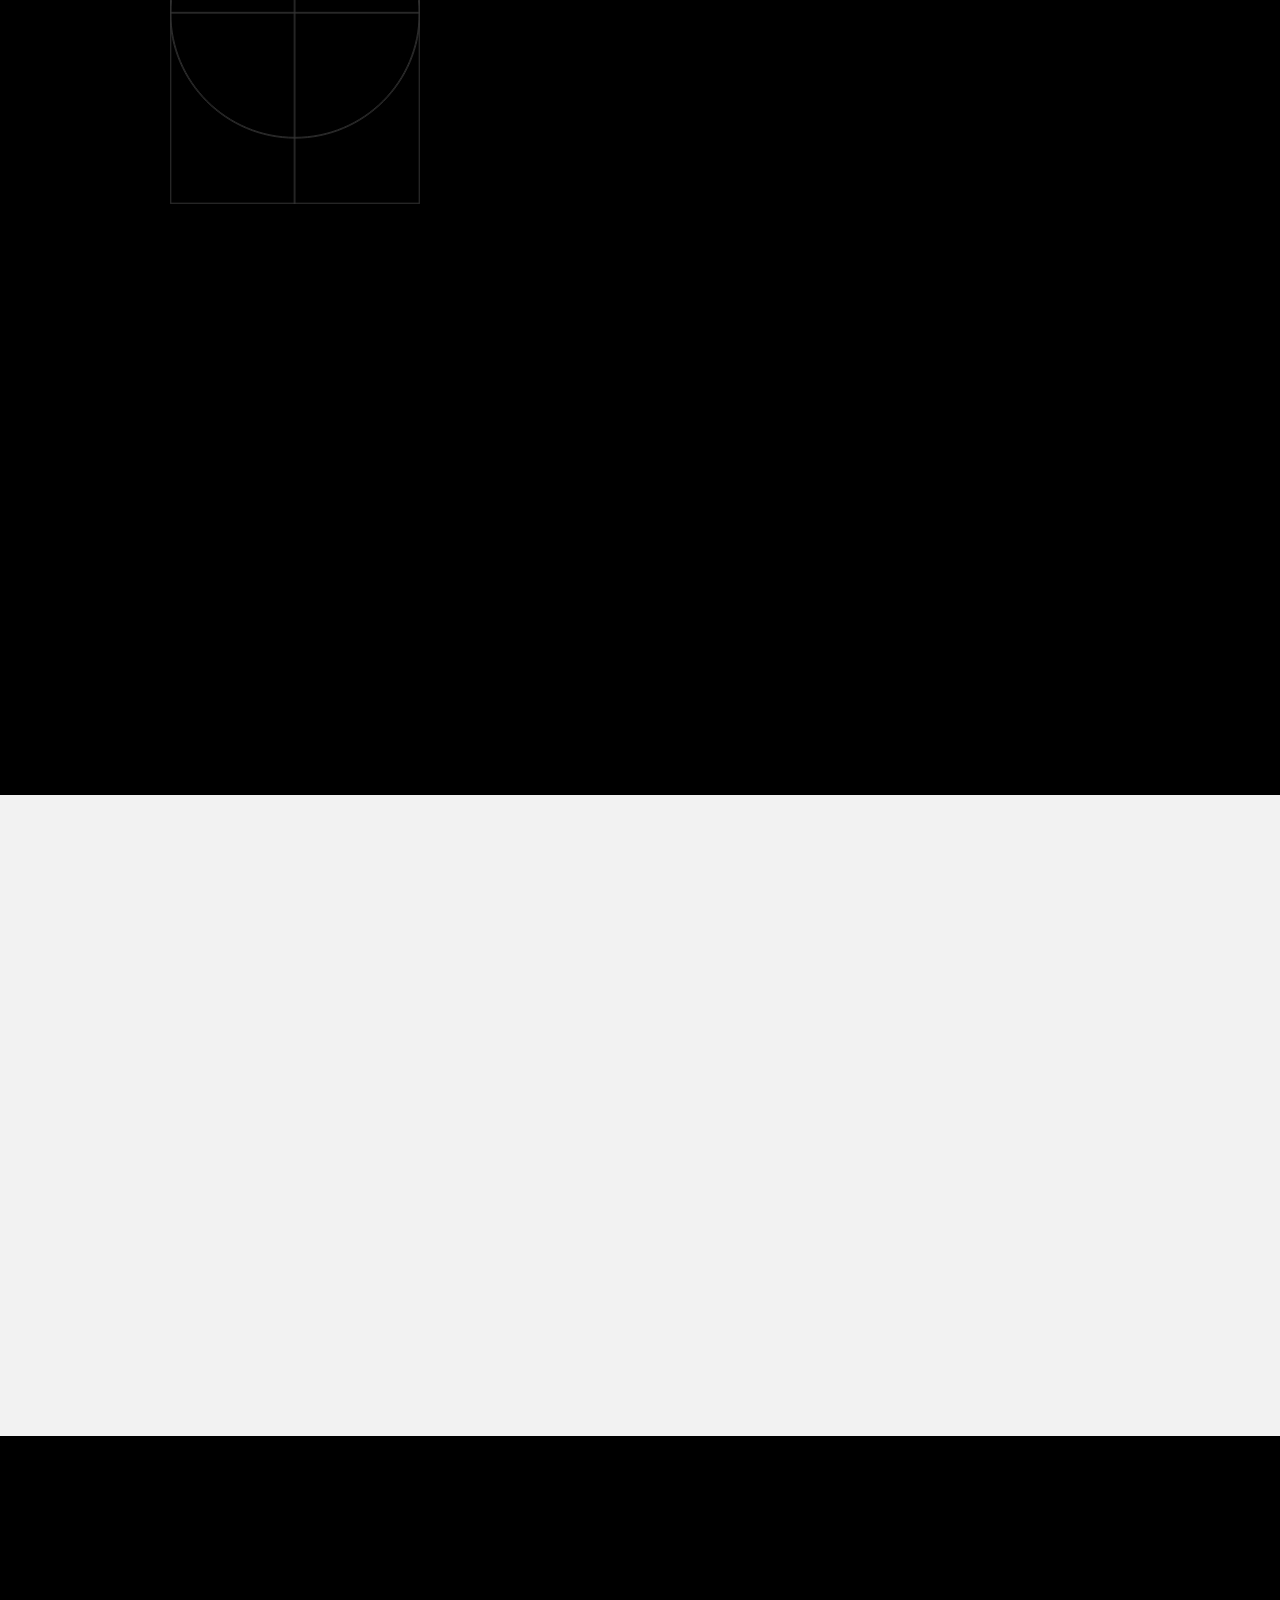
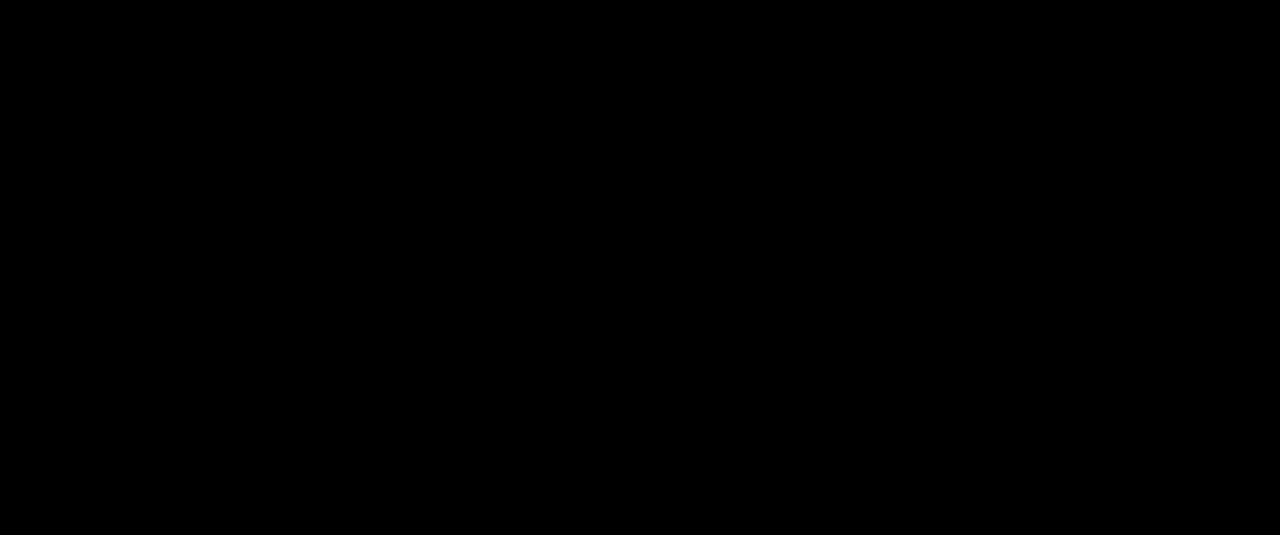
<file: graphic-design.html>
<!DOCTYPE html>
<html lang="zxx">

<head>

    <meta charset="UTF-8">
    <meta name="viewport" content="width=device-width, initial-scale=1.0">
    <meta http-equiv="X-UA-Compatible" content="ie=edge">

    <link rel="stylesheet" href="css/plugins/bootstrap-grid.css">
    <link rel="stylesheet" href="https://cdnjs.cloudflare.com/ajax/libs/font-awesome/6.5.2/css/all.min.css">
    <link rel="stylesheet" href="css/plugins/swiper.min.css">
    <link rel="stylesheet" href="css/plugins/fancybox.min.css">
    <link rel="stylesheet" href="css/style.css">
    <title>Digidzire | Graphic Design</title>

</head>

<body>

    <!-- wrapper -->
    <div class="mil-wrapper" id="top">

        <!-- cursor -->
        <div class="mil-ball">
            <span class="mil-icon-1">
                <svg viewBox="0 0 128 128">
                    <path d="M106.1,41.9c-1.2-1.2-3.1-1.2-4.2,0c-1.2,1.2-1.2,3.1,0,4.2L116.8,61H11.2l14.9-14.9c1.2-1.2,1.2-3.1,0-4.2	c-1.2-1.2-3.1-1.2-4.2,0l-20,20c-1.2,1.2-1.2,3.1,0,4.2l20,20c0.6,0.6,1.4,0.9,2.1,0.9s1.5-0.3,2.1-0.9c1.2-1.2,1.2-3.1,0-4.2	L11.2,67h105.5l-14.9,14.9c-1.2,1.2-1.2,3.1,0,4.2c0.6,0.6,1.4,0.9,2.1,0.9s1.5-0.3,2.1-0.9l20-20c1.2-1.2,1.2-3.1,0-4.2L106.1,41.9	z" />
                </svg>
            </span>
            <div class="mil-more-text">More</div>
            <div class="mil-choose-text">Сhoose</div>
        </div>
        <!-- cursor end -->
        <!-- scrollbar progress -->
        <div class="mil-progress-track">
            <div class="mil-progress"></div>
        </div>
        <!-- scrollbar progress end -->

        <!-- menu -->
        <div class="mil-menu-frame">
            <!-- frame clone -->
            <div class="mil-frame-top">
                <a href="index.html" class="mil-logo">DigiDzire</a>
                <div class="mil-menu-btn">
                    <span></span>
                </div>
            </div>
            <!-- frame clone end -->
            <div class="container">
                <div class="mil-menu-content">
                    <div class="row">
                        <div class="col-xl-12">
                            <nav class="mil-main-menu d-flex justify-content-center align-items-center" id="swupMenu">
                                <ul>
                                    <li class="mil-has-children">
                                        <a href="index.html">Home</a>
                                    </li>
                                    <li class="mil-has-children">
                                        <a href="#.">Services</a>
                                        <ul>
                                            <li><a href="services.html">Web Development</a></li>
                                            <li><a href="service.html">Application Developement</a></li>
                                            <li><a href="services.html">Graphics Designing</a></li>
                                            <li><a href="services.html">Content Marketing</a></li>
                                            <li><a href="services.html">Search Engine Optimization</a></li>
                                            <li><a href="service.html">Social Media Marketing</a></li>
                                            <li><a href="service.html">PhotoShoot</a></li>
                                            <li><a href="service.html">Print Media</a></li>
                                        </ul>
                                    </li>
                                    <li class="mil-has-children ">
                                        <a href="portfolio.html">Portfolio</a>
                                    </li>
                                    <li class="mil-has-children">
                                        <a href="#.">About us</a>
                                    </li>
                                    <li class="mil-has-children">
                                        <a href="contact.html">Contact Us</a>
                                    </li>
                                </ul>
                            </nav>

                        </div>
                    </div>
                </div>
            </div>
        </div>
        <!-- menu -->

        <!-- curtain -->
        <div class="mil-curtain"></div>
        <!-- curtain end -->

        <!-- frame -->
        <div class="mil-frame">
            <div class="mil-frame-top">
                <a href="index.html" class="mil-logo">
                    <img width="100px" height="100px" src="assets/DD Logo Black.png" alt="">
                </a>
                <div class="mil-menu-btn">
                    <span></span>
                </div>
            </div>
            <div class="mil-frame-bottom">
                <div class="mil-current-page"></div>
                <div class="mil-back-to-top">
                    <a href="#top" class="mil-link mil-dark mil-arrow-place">
                        <!-- <span>Back to top</span> -->
                    </a>
                </div>
            </div>
        </div>
        <!-- frame end -->

        <!-- content -->
        <div class="mil-content">
            <div id="swupMain" class="mil-main-transition">

                <!-- banner -->
                <div class="mil-dark-bg">
                    <div class="mil-inner-banner">
                        <div class="mi-invert-fix">
                            <div class="mil-banner-content mil-up">
                                <div class="mil-animation-frame">
                                    <div class="mil-animation mil-position-4 mil-scale" data-value-1="6" data-value-2="1.4"></div>
                                </div>
                                <div class="container">
                                    <ul class="mil-breadcrumbs mil-light mil-mb-60">
                                        <li><a href="index.html">Homepage</a></li>
                                        <li><a href="services.html">Website Design</a></li>
                                    </ul>
                                    <h1 class="mil-muted mil-mb-60">Graphic Design <br><span class="mil-thin">Services</span></h1>
                                    <a href="#services" class="mil-link mil-accent mil-arrow-place mil-down-arrow">
                                        <span>Our services</span>
                                    </a>
                                </div>
                            </div>
                        </div>
                    </div>
                    <!-- banner end -->

                    <!-- services -->
                    <section id="services">
                        <div class="mi-invert-fix">
                            <div class="container mil-p-120-60">
                                <div class="row">
                                    <div class="col-lg-5">

                                        <div class="mil-lines-place mil-light"></div>

                                    </div>
                                    <div class="col-lg-7">
                                        <h4 class="mil-muted mil-up mil-mb-30">Logo Design:</h4>
                                        <p class="mil-descr mil-light-soft mil-up mil-mb-30">- Unique and Memorable Logos: We craft distinctive logos that capture the essence of your brand, ensuring it stands out in a crowded marketplace.</p>
                                        <p class="mil-descr mil-light-soft mil-up mil-mb-30">- Versatile Designs: Our logos are designed to look great across all platforms, from business cards to billboards.</p>
                                        <h4 class="mil-muted mil-up mil-mb-30">Brand Identity:</h4>
                                        <p class="mil-descr mil-light-soft mil-up mil-mb-30">- Comprehensive Brand Packages: We develop cohesive brand identities that include logos, color schemes, typography, and visual elements that reflect your brand’s personality and values.</p>
                                        <p class="mil-descr mil-light-soft mil-up mil-mb-30">- Brand Guidelines: We provide detailed brand guidelines to ensure consistency across all your marketing materials.</p>
                                        <h4 class="mil-muted mil-up mil-mb-30">Marketing Collateral:</h4>
                                        <p class="mil-descr mil-light-soft mil-up mil-mb-30">- Brochures and Flyers: Eye-catching designs that effectively communicate your message and engage your audience.</p>
                                        <p class="mil-descr mil-light-soft mil-up mil-mb-30">- Posters and Banners: High-impact designs for events, promotions, and advertising campaigns.</p>
                                        <h4 class="mil-muted mil-up mil-mb-30">Digital Graphics:</h4>
                                        <p class="mil-descr mil-light-soft mil-up mil-mb-30">- Social Media Graphics: Custom graphics for social media platforms that enhance your online presence and attract engagement.</p>
                                        <p class="mil-descr mil-light-soft mil-up mil-mb-30">- Website Graphics: Visually appealing website elements, including banners, icons, and infographics, that enhance user experience and visual appeal.</p>
                                        <p class="mil-descr mil-light-soft mil-up mil-mb-30">- Email Campaigns: Attractive email templates and graphics that boost your email marketing efforts.</p>
                                        <h4 class="mil-muted mil-up mil-mb-30">Packaging Design:</h4>
                                        <p class="mil-descr mil-light-soft mil-up mil-mb-30">- Innovative Packaging: Creative and functional packaging designs that highlight your product and appeal to consumers.</p>
                                        <p class="mil-descr mil-light-soft mil-up mil-mb-30">- Label Design: Detailed and attractive label designs that provide essential information and catch the consumer’s eye.</p>
                                        <h4 class="mil-muted mil-up mil-mb-30">Why Choose Digidzire for Graphic Design?</h4>
                                        <p class="mil-descr mil-light-soft mil-up mil-mb-30">- Creative Excellence: Our team of designers is passionate about creativity and innovation, ensuring each project is unique and impactful.</p>
                                        <p class="mil-descr mil-light-soft mil-up mil-mb-30">- Tailored Solutions: We understand that every brand is different, and we tailor our designs to meet your specific needs and objectives.</p>
                                        <p class="mil-descr mil-light-soft mil-up mil-mb-30">- Attention to Detail: From the initial concept to the final design, we pay meticulous attention to every detail, ensuring flawless execution.</p>
                                        <p class="mil-descr mil-light-soft mil-up mil-mb-30">- Collaborative Approach: We work closely with you throughout the design process, incorporating your feedback to create designs that truly reflect your vision.</p>
                                        <p class="mil-descr mil-light-soft mil-up mil-mb-30">- Timely Delivery: We respect your deadlines and strive to deliver high-quality designs within the agreed timeframe.</p>
                                    </div>
                                </div>
                            </div>
                        </div>
                    </section>
                </div>
                <!-- services end -->

                <!-- call to action -->
                <section class="mil-soft-bg">
                    <div class="container mil-p-120-120">
                        <div class="row">
                            <div class="col-lg-10">

                                <span class="mil-suptitle mil-suptitle-right mil-suptitle-dark mil-up">Looking to make your mark? We'll help you turn <br> your project into a success story.</span>

                            </div>
                        </div>
                        <div class="mil-center">
                            <h2 class="mil-up mil-mb-60">Let’s make an <span class="mil-thin">impact</span><br> together. Ready <span class="mil-thin">when you are</span></h2>
                            <div class="mil-up"><a href="contact.html" class="mil-button mil-arrow-place"><span>Contact us</span></a></div>
                        </div>
                    </div>
                </section>
                <!-- call to action end -->

                <!-- footer -->
                <footer class="mil-dark-bg">
                    <div class="mi-invert-fix">
                        <div class="container mil-p-120-60">
                            <div class="row justify-content-between">
                                <div class="col-md-4 col-lg-4 mil-mb-60">

                                    <div class="mil-muted mil-logo mil-up mil-mb-30">DigiDzire</div>

                                    <p class="mil-light-soft mil-up mil-mb-30">Subscribe our newsletter:</p>

                                    <form class="mil-subscribe-form mil-up">
                                        <input type="text" placeholder="Enter our email">
                                        <button type="submit" class="mil-button mil-icon-button-sm mil-arrow-place"></button>
                                    </form>

                                </div>
                                <div class="col-md-7 col-lg-6">
                                    <div class="row justify-content-end">
                                        <div class="col-md-6 col-lg-7">
                                            <nav class="mil-footer-menu mil-mb-60">
                                                <ul>
                                                    <li class="mil-up mil-active">
                                                        <a href="index.html">Home</a>
                                                    </li>
                                                    <li class="mil-up">
                                                        <a href="portfolio.html">Portfolio</a>
                                                    </li>
                                                    <li class="mil-up">
                                                        <a href="services.html">Services</a>
                                                    </li>
                                                    <li class="mil-up">
                                                        <a href="blog.html">Blog</a>
                                                    </li>
                                                </ul>
                                            </nav>
                                        </div>
                                        <div class="col-md-6 col-lg-5">
                                            <ul class="mil-menu-list mil-up mil-mb-60">
                                                <li><a href="career.html" class="mil-light-soft">Careers</a></li>
                                                <li><a href="contact.html" class="mil-light-soft">Get A Quote</a></li>
                                            </ul>
                                        </div>
                                    </div>
                                </div>
                            </div>

                            <div class="row justify-content-between flex-sm-row-reverse">
                                <div class="col-md-7 col-lg-6">
                                    <div class="row justify-content-between">
                                        <div class="col-md-6 col-lg-5 mil-mb-60">
                                            <h6 class="mil-muted mil-up mil-mb-30">India</h6>
                                            <p class="mil-light-soft mil-up">The Clyde House, Mall Road, Kanpur Nagar 208001 <span class="mil-no-wrap">+91 9120454545</span></p>
                                        </div>
                                    </div>
                                </div>
                                <div class="col-md-4 col-lg-6 mil-mb-60">
                                    <div class="mil-vert-between">
                                        <div class="mil-mb-30">
                                            <ul class="mil-social-icons mil-up">
                                                <li><a href="#." target="_blank" class="social-icon"><i class="fa-brands fa-instagram"></i></a></li>
                                                <li><a href="#." target="_blank" class="social-icon"><i class="fa-brands fa-facebook-f"></i></a></li>
                                                <li><a href="#." target="_blank" class="social-icon"><i class="fa-brands fa-linkedin-in"></i></a></li>
                                            </ul>
                                        </div>
                                        <p class="mil-light-soft mil-up">© Copyright 2023 by Digidzire.com All Rights Reserved.</p>
                                    </div>
                                </div>
                            </div>
                        </div>
                    </div>
                </footer>
                <!-- footer end -->

                <!-- hidden elements -->
                <div class="mil-hidden-elements">
                    <div class="mil-dodecahedron">
                        <div class="mil-pentagon">
                            <div></div>
                            <div></div>
                            <div></div>
                            <div></div>
                            <div></div>
                        </div>
                        <div class="mil-pentagon">
                            <div></div>
                            <div></div>
                            <div></div>
                            <div></div>
                            <div></div>
                        </div>
                        <div class="mil-pentagon">
                            <div></div>
                            <div></div>
                            <div></div>
                            <div></div>
                            <div></div>
                        </div>
                        <div class="mil-pentagon">
                            <div></div>
                            <div></div>
                            <div></div>
                            <div></div>
                            <div></div>
                        </div>
                        <div class="mil-pentagon">
                            <div></div>
                            <div></div>
                            <div></div>
                            <div></div>
                            <div></div>
                        </div>
                        <div class="mil-pentagon">
                            <div></div>
                            <div></div>
                            <div></div>
                            <div></div>
                            <div></div>
                        </div>
                        <div class="mil-pentagon">
                            <div></div>
                            <div></div>
                            <div></div>
                            <div></div>
                            <div></div>
                        </div>
                        <div class="mil-pentagon">
                            <div></div>
                            <div></div>
                            <div></div>
                            <div></div>
                            <div></div>
                        </div>
                        <div class="mil-pentagon">
                            <div></div>
                            <div></div>
                            <div></div>
                            <div></div>
                            <div></div>
                        </div>
                        <div class="mil-pentagon">
                            <div></div>
                            <div></div>
                            <div></div>
                            <div></div>
                            <div></div>
                        </div>
                        <div class="mil-pentagon">
                            <div></div>
                            <div></div>
                            <div></div>
                            <div></div>
                            <div></div>
                        </div>
                        <div class="mil-pentagon">
                            <div></div>
                            <div></div>
                            <div></div>
                            <div></div>
                            <div></div>
                        </div>
                    </div>

                    <svg xmlns="http://www.w3.org/2000/svg" viewBox="0 0 24 24" class="mil-arrow">
                        <path d="M 14 5.3417969 C 13.744125 5.3417969 13.487969 5.4412187 13.292969 5.6367188 L 13.207031 5.7226562 C 12.816031 6.1136563 12.816031 6.7467188 13.207031 7.1367188 L 17.070312 11 L 4 11 C 3.448 11 3 11.448 3 12 C 3 12.552 3.448 13 4 13 L 17.070312 13 L 13.207031 16.863281 C 12.816031 17.254281 12.816031 17.887344 13.207031 18.277344 L 13.292969 18.363281 C 13.683969 18.754281 14.317031 18.754281 14.707031 18.363281 L 20.363281 12.707031 C 20.754281 12.316031 20.754281 11.682969 20.363281 11.292969 L 14.707031 5.6367188 C 14.511531 5.4412187 14.255875 5.3417969 14 5.3417969 z" />
                    </svg>

                    <svg width="250" viewBox="0 0 300 1404" fill="none" xmlns="http://www.w3.org/2000/svg" class="mil-lines">
                        <path fill-rule="evenodd" clip-rule="evenodd" d="M1 892L1 941H299V892C299 809.71 232.29 743 150 743C67.7096 743 1 809.71 1 892ZM0 942H300V892C300 809.157 232.843 742 150 742C67.1573 742 0 809.157 0 892L0 942Z" class="mil-move" />
                        <path fill-rule="evenodd" clip-rule="evenodd" d="M299 146V97L1 97V146C1 228.29 67.7096 295 150 295C232.29 295 299 228.29 299 146ZM300 96L0 96V146C0 228.843 67.1573 296 150 296C232.843 296 300 228.843 300 146V96Z" class="mil-move" />
                        <path fill-rule="evenodd" clip-rule="evenodd" d="M299 1H1V1403H299V1ZM0 0V1404H300V0H0Z" />
                        <path fill-rule="evenodd" clip-rule="evenodd" d="M150 -4.37115e-08L150 1404L149 1404L149 0L150 -4.37115e-08Z" />
                        <path fill-rule="evenodd" clip-rule="evenodd" d="M150 1324C232.29 1324 299 1257.29 299 1175C299 1092.71 232.29 1026 150 1026C67.7096 1026 1 1092.71 1 1175C1 1257.29 67.7096 1324 150 1324ZM150 1325C232.843 1325 300 1257.84 300 1175C300 1092.16 232.843 1025 150 1025C67.1573 1025 0 1092.16 0 1175C0 1257.84 67.1573 1325 150 1325Z" class="mil-move" />
                        <path fill-rule="evenodd" clip-rule="evenodd" d="M300 1175H0V1174H300V1175Z" class="mil-move" />
                        <path fill-rule="evenodd" clip-rule="evenodd" d="M150 678C232.29 678 299 611.29 299 529C299 446.71 232.29 380 150 380C67.7096 380 1 446.71 1 529C1 611.29 67.7096 678 150 678ZM150 679C232.843 679 300 611.843 300 529C300 446.157 232.843 379 150 379C67.1573 379 0 446.157 0 529C0 611.843 67.1573 679 150 679Z" class="mil-move" />
                        <path fill-rule="evenodd" clip-rule="evenodd" d="M299 380H1V678H299V380ZM0 379V679H300V379H0Z" class="mil-move" />
                    </svg>
                </div>
                <!-- hidden elements end -->

            </div>
        </div>
        <!-- content -->
    </div>
    <!-- wrapper end -->

    <script src="js/plugins/jquery.min.js"></script>
    <script src="js/plugins/swup.min.js"></script>
    <script src="js/plugins/swiper.min.js"></script>
    <script src="js/plugins/fancybox.min.js"></script>
    <script src="js/plugins/gsap.min.js"></script>
    <script src="js/plugins/smooth-scroll.js"></script>
    <script src="js/plugins/ScrollTrigger.min.js"></script>
    <script src="js/plugins/ScrollTo.min.js"></script>
    <script src="js/main.js"></script>


</body>

</html>
</file>
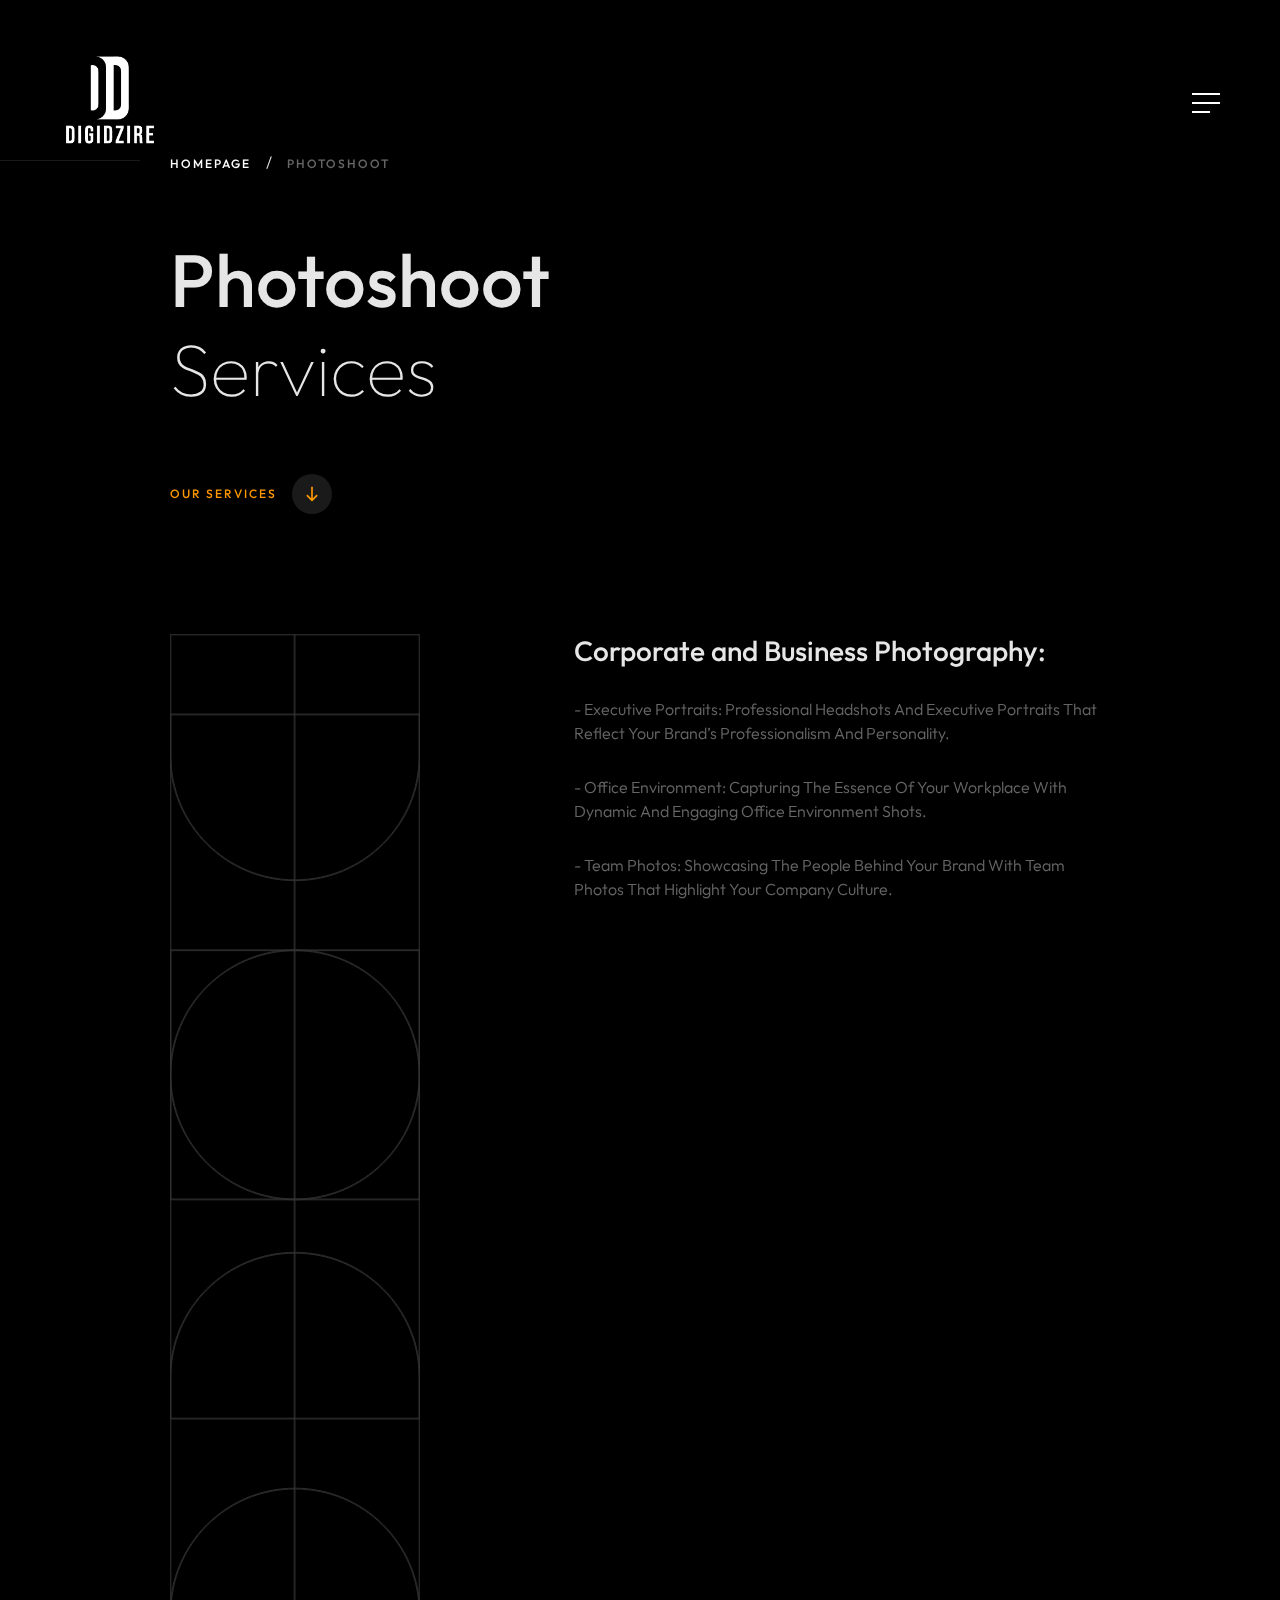
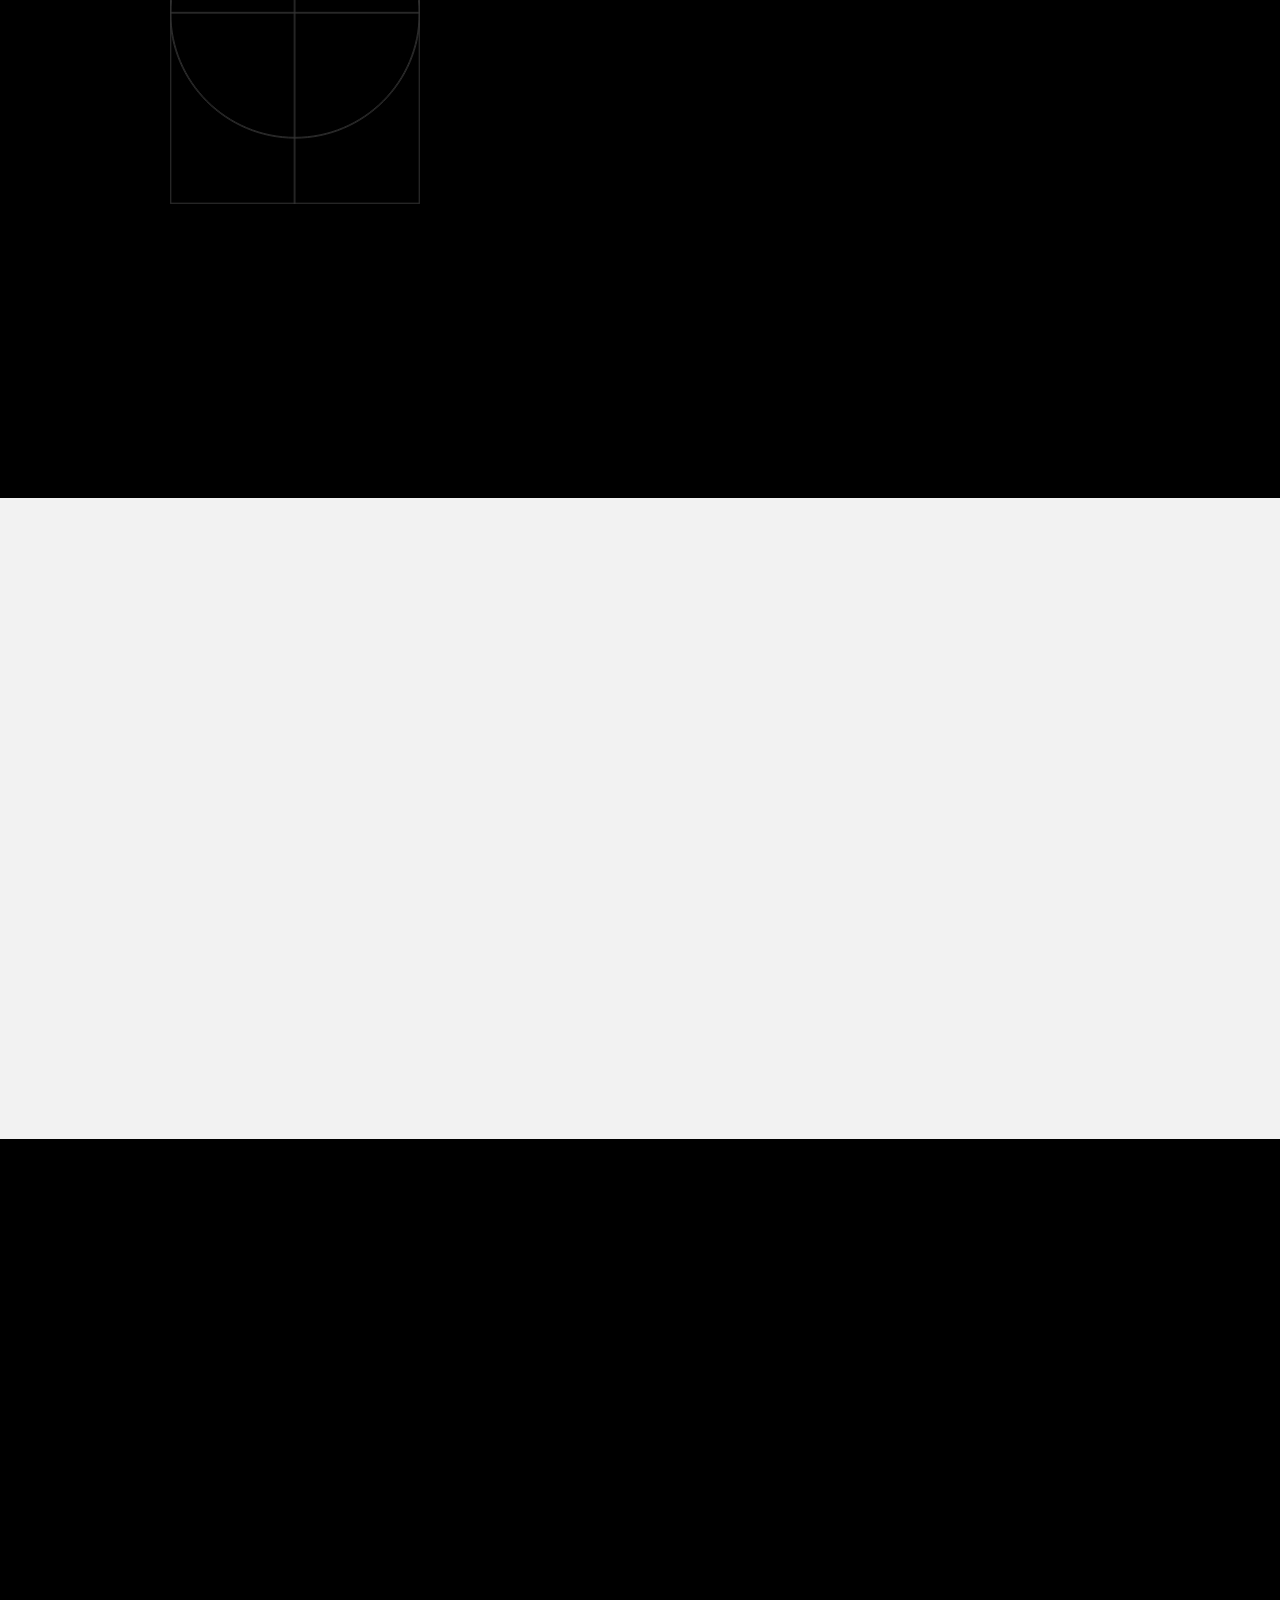
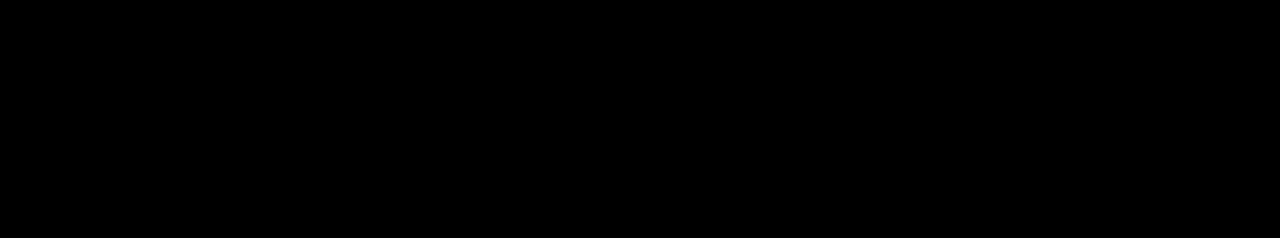
<file: photoshoot.html>
<!DOCTYPE html>
<html lang="zxx">

<head>

    <meta charset="UTF-8">
    <meta name="viewport" content="width=device-width, initial-scale=1.0">
    <meta http-equiv="X-UA-Compatible" content="ie=edge">

    <link rel="stylesheet" href="css/plugins/bootstrap-grid.css">
    <link rel="stylesheet" href="https://cdnjs.cloudflare.com/ajax/libs/font-awesome/6.5.2/css/all.min.css">
    <link rel="stylesheet" href="css/plugins/swiper.min.css">
    <link rel="stylesheet" href="css/plugins/fancybox.min.css">
    <link rel="stylesheet" href="css/style.css">
    <title>Digidzire | Photoshoot</title>

</head>

<body>

    <!-- wrapper -->
    <div class="mil-wrapper" id="top">

        <!-- cursor -->
        <div class="mil-ball">
            <span class="mil-icon-1">
                <svg viewBox="0 0 128 128">
                    <path d="M106.1,41.9c-1.2-1.2-3.1-1.2-4.2,0c-1.2,1.2-1.2,3.1,0,4.2L116.8,61H11.2l14.9-14.9c1.2-1.2,1.2-3.1,0-4.2	c-1.2-1.2-3.1-1.2-4.2,0l-20,20c-1.2,1.2-1.2,3.1,0,4.2l20,20c0.6,0.6,1.4,0.9,2.1,0.9s1.5-0.3,2.1-0.9c1.2-1.2,1.2-3.1,0-4.2	L11.2,67h105.5l-14.9,14.9c-1.2,1.2-1.2,3.1,0,4.2c0.6,0.6,1.4,0.9,2.1,0.9s1.5-0.3,2.1-0.9l20-20c1.2-1.2,1.2-3.1,0-4.2L106.1,41.9	z" />
                </svg>
            </span>
            <div class="mil-more-text">More</div>
            <div class="mil-choose-text">Сhoose</div>
        </div>
        <!-- cursor end -->
        <!-- scrollbar progress -->
        <div class="mil-progress-track">
            <div class="mil-progress"></div>
        </div>
        <!-- scrollbar progress end -->

        <!-- menu -->
        <div class="mil-menu-frame">
            <!-- frame clone -->
            <div class="mil-frame-top">
                <a href="index.html" class="mil-logo">DigiDzire</a>
                <div class="mil-menu-btn">
                    <span></span>
                </div>
            </div>
            <!-- frame clone end -->
            <div class="container">
                <div class="mil-menu-content">
                    <div class="row">
                        <div class="col-xl-12">
                            <nav class="mil-main-menu d-flex justify-content-center align-items-center" id="swupMenu">
                                <ul>
                                    <li class="mil-has-children">
                                        <a href="index.html">Home</a>
                                    </li>
                                    <li class="mil-has-children">
                                        <a href="#.">Services</a>
                                        <ul>
                                            <li><a href="services.html">Web Development</a></li>
                                            <li><a href="service.html">Application Developement</a></li>
                                            <li><a href="services.html">Graphics Designing</a></li>
                                            <li><a href="services.html">Content Marketing</a></li>
                                            <li><a href="services.html">Search Engine Optimization</a></li>
                                            <li><a href="service.html">Social Media Marketing</a></li>
                                            <li><a href="service.html">PhotoShoot</a></li>
                                            <li><a href="service.html">Print Media</a></li>
                                        </ul>
                                    </li>
                                    <li class="mil-has-children ">
                                        <a href="portfolio.html">Portfolio</a>
                                    </li>
                                    <li class="mil-has-children">
                                        <a href="#.">About us</a>
                                    </li>
                                    <li class="mil-has-children">
                                        <a href="contact.html">Contact Us</a>
                                    </li>
                                </ul>
                            </nav>

                        </div>
                    </div>
                </div>
            </div>
        </div>
        <!-- menu -->

        <!-- curtain -->
        <div class="mil-curtain"></div>
        <!-- curtain end -->

        <!-- frame -->
        <div class="mil-frame">
            <div class="mil-frame-top">
                <a href="index.html" class="mil-logo">
                    <img width="100px" height="100px" src="assets/DD Logo Black.png" alt="">
                </a>
                <div class="mil-menu-btn">
                    <span></span>
                </div>
            </div>
            <div class="mil-frame-bottom">
                <div class="mil-current-page"></div>
                <div class="mil-back-to-top">
                    <a href="#top" class="mil-link mil-dark mil-arrow-place">
                        <!-- <span>Back to top</span> -->
                    </a>
                </div>
            </div>
        </div>
        <!-- frame end -->

        <!-- content -->
        <div class="mil-content">
            <div id="swupMain" class="mil-main-transition">

                <!-- banner -->
                <div class="mil-dark-bg">
                    <div class="mil-inner-banner">
                        <div class="mi-invert-fix">
                            <div class="mil-banner-content mil-up">
                                <div class="mil-animation-frame">
                                    <div class="mil-animation mil-position-4 mil-scale" data-value-1="6" data-value-2="1.4"></div>
                                </div>
                                <div class="container">
                                    <ul class="mil-breadcrumbs mil-light mil-mb-60">
                                        <li><a href="index.html">Homepage</a></li>
                                        <li><a href="services.html">Photoshoot</a></li>
                                    </ul>
                                    <h1 class="mil-muted mil-mb-60">Photoshoot<br><span class="mil-thin">Services</span></h1>
                                    <a href="#services" class="mil-link mil-accent mil-arrow-place mil-down-arrow">
                                        <span>Our services</span>
                                    </a>
                                </div>
                            </div>
                        </div>
                    </div>
                    <!-- banner end -->

                    <!-- services -->
                    <section id="services">
                        <div class="mi-invert-fix">
                            <div class="container mil-p-120-60">
                                <div class="row">
                                    <div class="col-lg-5">

                                        <div class="mil-lines-place mil-light"></div>

                                    </div>
                                    <div class="col-lg-7">
                                        <h4 class="mil-muted mil-up mil-mb-30">Corporate and Business Photography:</h4>
                                        <p class="mil-descr mil-light-soft mil-up mil-mb-30">- Executive Portraits: Professional headshots and executive portraits that reflect your brand’s professionalism and personality.</p>
                                        <p class="mil-descr mil-light-soft mil-up mil-mb-30">- Office Environment: Capturing the essence of your workplace with dynamic and engaging office environment shots.</p>
                                        <p class="mil-descr mil-light-soft mil-up mil-mb-30">- Team Photos: Showcasing the people behind your brand with team photos that highlight your company culture.</p>
                                        <h4 class="mil-muted mil-up mil-mb-30">Product Photography:</h4>
                                        <p class="mil-descr mil-light-soft mil-up mil-mb-30">- E-commerce Shots: High-resolution product images optimized for online stores and marketplaces, ensuring your products stand out.</p>
                                        <p class="mil-descr mil-light-soft mil-up mil-mb-30">- Lifestyle Shots: Creative lifestyle photography that showcases your products in real-world settings, enhancing their appeal.</p>
                                        <p class="mil-descr mil-light-soft mil-up mil-mb-30">- Detail Shots: Close-up images that highlight the intricate details and quality of your products.</p>
                                        <h4 class="mil-muted mil-up mil-mb-30">Event Photography:</h4>
                                        <p class="mil-descr mil-light-soft mil-up mil-mb-30">- Corporate Events: Documenting your conferences, seminars, and corporate gatherings with professional event photography.</p>
                                        <p class="mil-descr mil-light-soft mil-up mil-mb-30">- Brand Activations: Capturing the excitement and engagement at your brand activation events.</p>
                                        <p class="mil-descr mil-light-soft mil-up mil-mb-30">- Private Events: Providing coverage for personal events such as weddings, birthdays, and anniversaries.</p>
                                        <h4 class="mil-muted mil-up mil-mb-30">Fashion and Lifestyle Photography:</h4>
                                        <p class="mil-descr mil-light-soft mil-up mil-mb-30">- Model Portfolios: Creating stunning portfolios for aspiring models with professional fashion photography.</p>
                                        <p class="mil-descr mil-light-soft mil-up mil-mb-30">- Editorial Shoots: Producing high-fashion editorial shoots for magazines and fashion blogs.</p>
                                        <p class="mil-descr mil-light-soft mil-up mil-mb-30">- Lifestyle Campaigns: Crafting lifestyle images that resonate with your target audience and convey your brand’s story.</p>
                                        <h4 class="mil-muted mil-up mil-mb-30">Book Your Photoshoot with Digidzire:</h4>
                                        <p class="mil-descr mil-light-soft mil-up mil-mb-30">At Digidzire, we are committed to capturing the perfect shot every time. Our comprehensive photoshoot services are designed to meet all your photography needs, from corporate and product photography to fashion and lifestyle shoots. Let us help you create stunning visual stories that leave a lasting impression.</p>
                                    </div>
                                </div>
                            </div>
                        </div>
                    </section>
                </div>
                <!-- services end -->

                <!-- call to action -->
                <section class="mil-soft-bg">
                    <div class="container mil-p-120-120">
                        <div class="row">
                            <div class="col-lg-10">

                                <span class="mil-suptitle mil-suptitle-right mil-suptitle-dark mil-up">Looking to make your mark? We'll help you turn <br> your project into a success story.</span>

                            </div>
                        </div>
                        <div class="mil-center">
                            <h2 class="mil-up mil-mb-60">Let’s make an <span class="mil-thin">impact</span><br> together. Ready <span class="mil-thin">when you are</span></h2>
                            <div class="mil-up"><a href="contact.html" class="mil-button mil-arrow-place"><span>Contact us</span></a></div>
                        </div>
                    </div>
                </section>
                <!-- call to action end -->

                <!-- footer -->
                <footer class="mil-dark-bg">
                    <div class="mi-invert-fix">
                        <div class="container mil-p-120-60">
                            <div class="row justify-content-between">
                                <div class="col-md-4 col-lg-4 mil-mb-60">

                                    <div class="mil-muted mil-logo mil-up mil-mb-30">DigiDzire</div>

                                    <p class="mil-light-soft mil-up mil-mb-30">Subscribe our newsletter:</p>

                                    <form class="mil-subscribe-form mil-up">
                                        <input type="text" placeholder="Enter our email">
                                        <button type="submit" class="mil-button mil-icon-button-sm mil-arrow-place"></button>
                                    </form>

                                </div>
                                <div class="col-md-7 col-lg-6">
                                    <div class="row justify-content-end">
                                        <div class="col-md-6 col-lg-7">
                                            <nav class="mil-footer-menu mil-mb-60">
                                                <ul>
                                                    <li class="mil-up mil-active">
                                                        <a href="index.html">Home</a>
                                                    </li>
                                                    <li class="mil-up">
                                                        <a href="portfolio.html">Portfolio</a>
                                                    </li>
                                                    <li class="mil-up">
                                                        <a href="services.html">Services</a>
                                                    </li>
                                                    <li class="mil-up">
                                                        <a href="blog.html">Blog</a>
                                                    </li>
                                                </ul>
                                            </nav>
                                        </div>
                                        <div class="col-md-6 col-lg-5">
                                            <ul class="mil-menu-list mil-up mil-mb-60">
                                                <li><a href="career.html" class="mil-light-soft">Careers</a></li>
                                                <li><a href="contact.html" class="mil-light-soft">Get A Quote</a></li>
                                            </ul>
                                        </div>
                                    </div>
                                </div>
                            </div>

                            <div class="row justify-content-between flex-sm-row-reverse">
                                <div class="col-md-7 col-lg-6">
                                    <div class="row justify-content-between">
                                        <div class="col-md-6 col-lg-5 mil-mb-60">
                                            <h6 class="mil-muted mil-up mil-mb-30">India</h6>
                                            <p class="mil-light-soft mil-up">The Clyde House, Mall Road, Kanpur Nagar 208001 <span class="mil-no-wrap">+91 9120454545</span></p>
                                        </div>
                                    </div>
                                </div>
                                <div class="col-md-4 col-lg-6 mil-mb-60">
                                    <div class="mil-vert-between">
                                        <div class="mil-mb-30">
                                            <ul class="mil-social-icons mil-up">
                                                <li><a href="#." target="_blank" class="social-icon"><i class="fa-brands fa-instagram"></i></a></li>
                                                <li><a href="#." target="_blank" class="social-icon"><i class="fa-brands fa-facebook-f"></i></a></li>
                                                <li><a href="#." target="_blank" class="social-icon"><i class="fa-brands fa-linkedin-in"></i></a></li>
                                            </ul>
                                        </div>
                                        <p class="mil-light-soft mil-up">© Copyright 2023 by Digidzire.com All Rights Reserved.</p>
                                    </div>
                                </div>
                            </div>
                        </div>
                    </div>
                </footer>
                <!-- footer end -->

                <!-- hidden elements -->
                <div class="mil-hidden-elements">
                    <div class="mil-dodecahedron">
                        <div class="mil-pentagon">
                            <div></div>
                            <div></div>
                            <div></div>
                            <div></div>
                            <div></div>
                        </div>
                        <div class="mil-pentagon">
                            <div></div>
                            <div></div>
                            <div></div>
                            <div></div>
                            <div></div>
                        </div>
                        <div class="mil-pentagon">
                            <div></div>
                            <div></div>
                            <div></div>
                            <div></div>
                            <div></div>
                        </div>
                        <div class="mil-pentagon">
                            <div></div>
                            <div></div>
                            <div></div>
                            <div></div>
                            <div></div>
                        </div>
                        <div class="mil-pentagon">
                            <div></div>
                            <div></div>
                            <div></div>
                            <div></div>
                            <div></div>
                        </div>
                        <div class="mil-pentagon">
                            <div></div>
                            <div></div>
                            <div></div>
                            <div></div>
                            <div></div>
                        </div>
                        <div class="mil-pentagon">
                            <div></div>
                            <div></div>
                            <div></div>
                            <div></div>
                            <div></div>
                        </div>
                        <div class="mil-pentagon">
                            <div></div>
                            <div></div>
                            <div></div>
                            <div></div>
                            <div></div>
                        </div>
                        <div class="mil-pentagon">
                            <div></div>
                            <div></div>
                            <div></div>
                            <div></div>
                            <div></div>
                        </div>
                        <div class="mil-pentagon">
                            <div></div>
                            <div></div>
                            <div></div>
                            <div></div>
                            <div></div>
                        </div>
                        <div class="mil-pentagon">
                            <div></div>
                            <div></div>
                            <div></div>
                            <div></div>
                            <div></div>
                        </div>
                        <div class="mil-pentagon">
                            <div></div>
                            <div></div>
                            <div></div>
                            <div></div>
                            <div></div>
                        </div>
                    </div>

                    <svg xmlns="http://www.w3.org/2000/svg" viewBox="0 0 24 24" class="mil-arrow">
                        <path d="M 14 5.3417969 C 13.744125 5.3417969 13.487969 5.4412187 13.292969 5.6367188 L 13.207031 5.7226562 C 12.816031 6.1136563 12.816031 6.7467188 13.207031 7.1367188 L 17.070312 11 L 4 11 C 3.448 11 3 11.448 3 12 C 3 12.552 3.448 13 4 13 L 17.070312 13 L 13.207031 16.863281 C 12.816031 17.254281 12.816031 17.887344 13.207031 18.277344 L 13.292969 18.363281 C 13.683969 18.754281 14.317031 18.754281 14.707031 18.363281 L 20.363281 12.707031 C 20.754281 12.316031 20.754281 11.682969 20.363281 11.292969 L 14.707031 5.6367188 C 14.511531 5.4412187 14.255875 5.3417969 14 5.3417969 z" />
                    </svg>

                    <svg width="250" viewBox="0 0 300 1404" fill="none" xmlns="http://www.w3.org/2000/svg" class="mil-lines">
                        <path fill-rule="evenodd" clip-rule="evenodd" d="M1 892L1 941H299V892C299 809.71 232.29 743 150 743C67.7096 743 1 809.71 1 892ZM0 942H300V892C300 809.157 232.843 742 150 742C67.1573 742 0 809.157 0 892L0 942Z" class="mil-move" />
                        <path fill-rule="evenodd" clip-rule="evenodd" d="M299 146V97L1 97V146C1 228.29 67.7096 295 150 295C232.29 295 299 228.29 299 146ZM300 96L0 96V146C0 228.843 67.1573 296 150 296C232.843 296 300 228.843 300 146V96Z" class="mil-move" />
                        <path fill-rule="evenodd" clip-rule="evenodd" d="M299 1H1V1403H299V1ZM0 0V1404H300V0H0Z" />
                        <path fill-rule="evenodd" clip-rule="evenodd" d="M150 -4.37115e-08L150 1404L149 1404L149 0L150 -4.37115e-08Z" />
                        <path fill-rule="evenodd" clip-rule="evenodd" d="M150 1324C232.29 1324 299 1257.29 299 1175C299 1092.71 232.29 1026 150 1026C67.7096 1026 1 1092.71 1 1175C1 1257.29 67.7096 1324 150 1324ZM150 1325C232.843 1325 300 1257.84 300 1175C300 1092.16 232.843 1025 150 1025C67.1573 1025 0 1092.16 0 1175C0 1257.84 67.1573 1325 150 1325Z" class="mil-move" />
                        <path fill-rule="evenodd" clip-rule="evenodd" d="M300 1175H0V1174H300V1175Z" class="mil-move" />
                        <path fill-rule="evenodd" clip-rule="evenodd" d="M150 678C232.29 678 299 611.29 299 529C299 446.71 232.29 380 150 380C67.7096 380 1 446.71 1 529C1 611.29 67.7096 678 150 678ZM150 679C232.843 679 300 611.843 300 529C300 446.157 232.843 379 150 379C67.1573 379 0 446.157 0 529C0 611.843 67.1573 679 150 679Z" class="mil-move" />
                        <path fill-rule="evenodd" clip-rule="evenodd" d="M299 380H1V678H299V380ZM0 379V679H300V379H0Z" class="mil-move" />
                    </svg>
                </div>
                <!-- hidden elements end -->

            </div>
        </div>
        <!-- content -->
    </div>
    <!-- wrapper end -->

    <script src="js/plugins/jquery.min.js"></script>
    <script src="js/plugins/swup.min.js"></script>
    <script src="js/plugins/swiper.min.js"></script>
    <script src="js/plugins/fancybox.min.js"></script>
    <script src="js/plugins/gsap.min.js"></script>
    <script src="js/plugins/smooth-scroll.js"></script>
    <script src="js/plugins/ScrollTrigger.min.js"></script>
    <script src="js/plugins/ScrollTo.min.js"></script>
    <script src="js/main.js"></script>


</body>

</html>
</file>
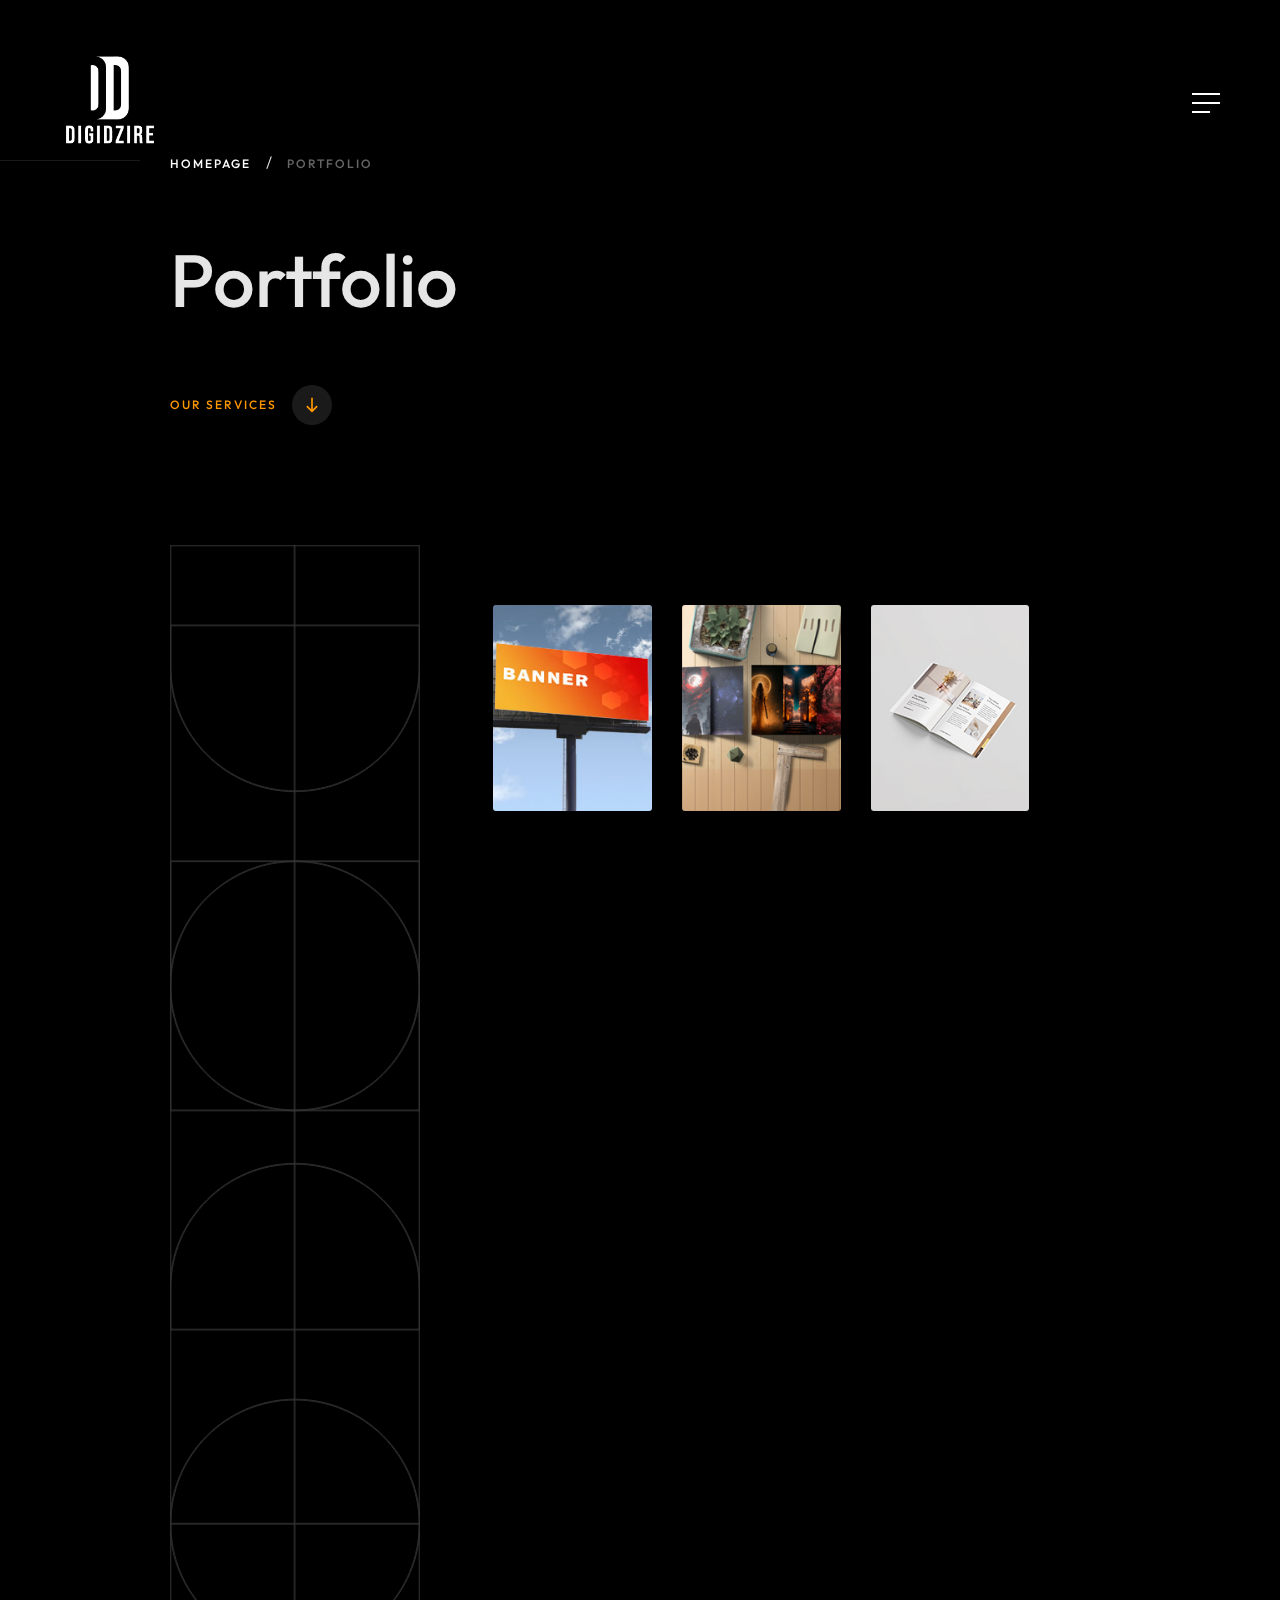
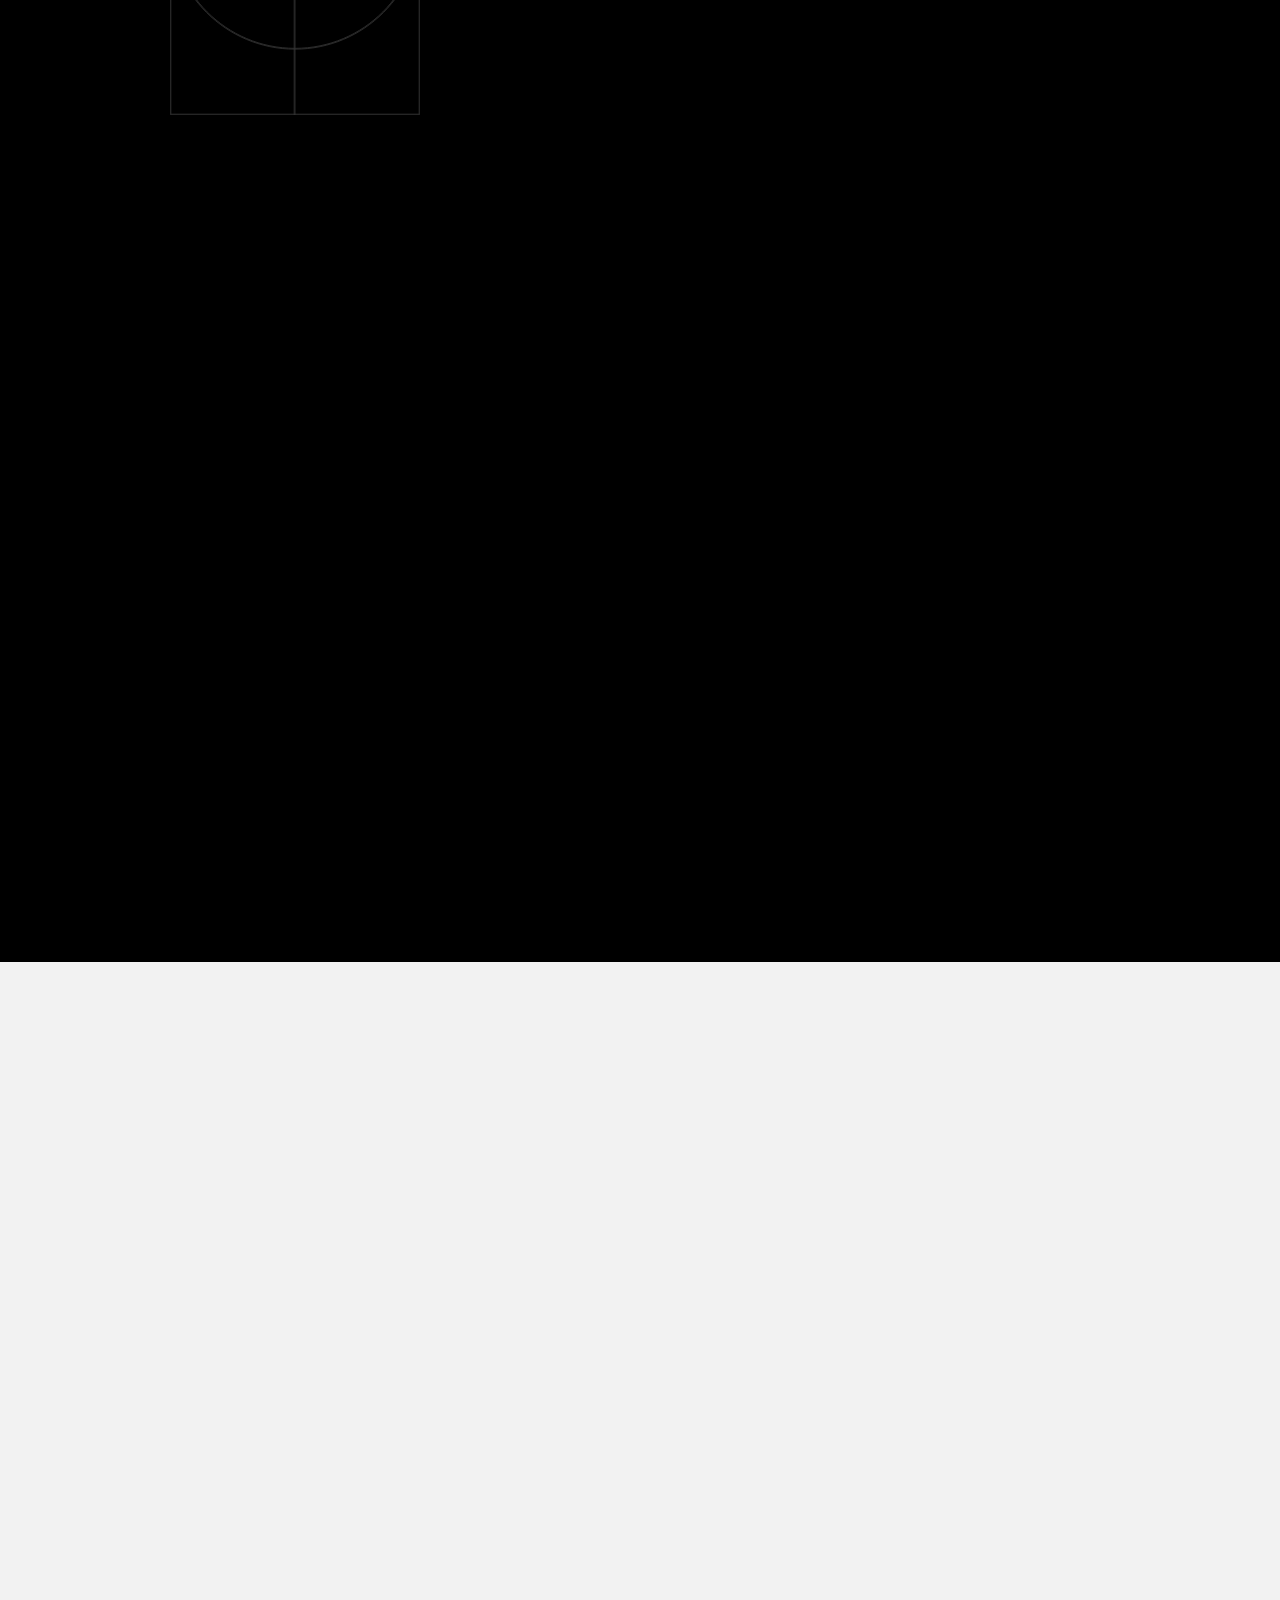
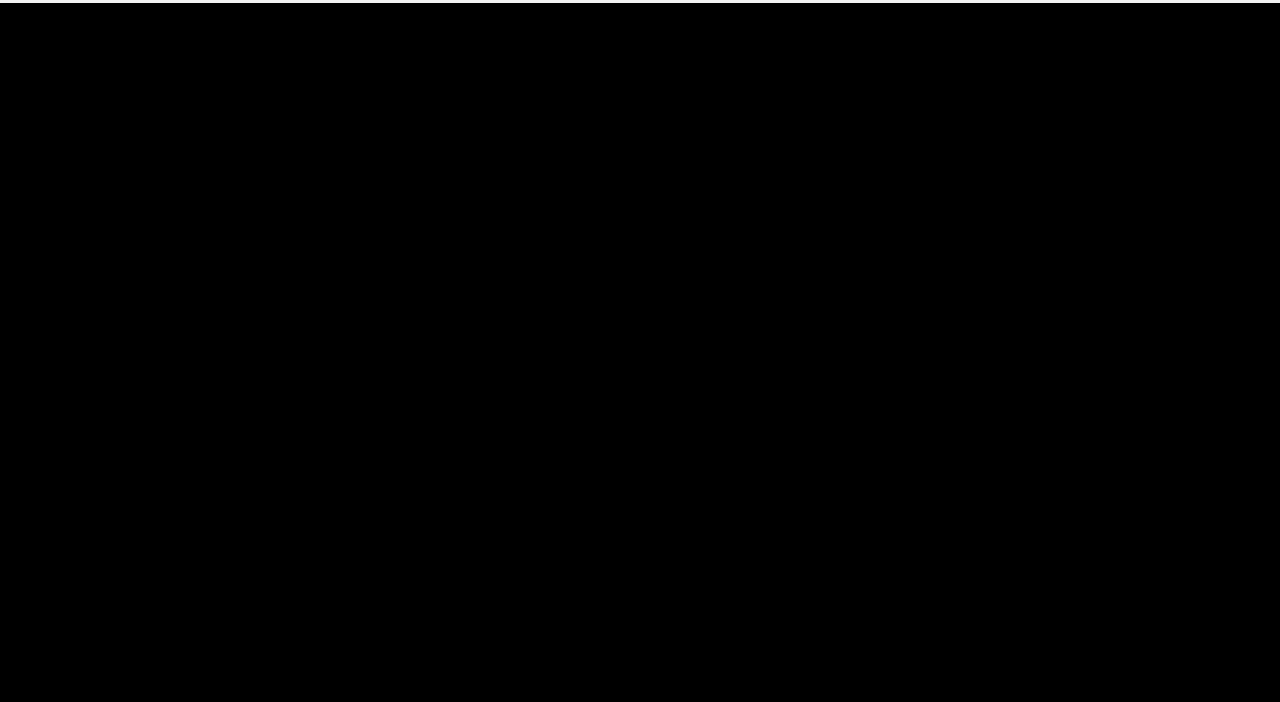
<file: portfolio.html>
<!DOCTYPE html>
<html lang="zxx">

<head>

    <meta charset="UTF-8">
    <meta name="viewport" content="width=device-width, initial-scale=1.0">
    <meta http-equiv="X-UA-Compatible" content="ie=edge">

    <link rel="stylesheet" href="css/plugins/bootstrap-grid.css">
    <link rel="stylesheet" href="https://cdnjs.cloudflare.com/ajax/libs/font-awesome/6.5.2/css/all.min.css">
    <link rel="stylesheet" href="css/plugins/swiper.min.css">
    <link rel="stylesheet" href="css/plugins/fancybox.min.css">
    <link rel="stylesheet" href="css/style.css">
    <title>Digidzire | Services</title>

</head>

<body>

    <!-- wrapper -->
    <div class="mil-wrapper" id="top">

        <!-- cursor -->
        <div class="mil-ball">
            <span class="mil-icon-1">
                <svg viewBox="0 0 128 128">
                    <path d="M106.1,41.9c-1.2-1.2-3.1-1.2-4.2,0c-1.2,1.2-1.2,3.1,0,4.2L116.8,61H11.2l14.9-14.9c1.2-1.2,1.2-3.1,0-4.2	c-1.2-1.2-3.1-1.2-4.2,0l-20,20c-1.2,1.2-1.2,3.1,0,4.2l20,20c0.6,0.6,1.4,0.9,2.1,0.9s1.5-0.3,2.1-0.9c1.2-1.2,1.2-3.1,0-4.2	L11.2,67h105.5l-14.9,14.9c-1.2,1.2-1.2,3.1,0,4.2c0.6,0.6,1.4,0.9,2.1,0.9s1.5-0.3,2.1-0.9l20-20c1.2-1.2,1.2-3.1,0-4.2L106.1,41.9	z" />
                </svg>
            </span>
            <div class="mil-more-text">More</div>
            <div class="mil-choose-text">Сhoose</div>
        </div>
        <!-- cursor end -->

        <!-- scrollbar progress -->
        <div class="mil-progress-track">
            <div class="mil-progress"></div>
        </div>
        <!-- scrollbar progress end -->

        <!-- menu -->
        <div class="mil-menu-frame">
            <!-- frame clone -->
            <div class="mil-frame-top">
                <a href="index.html" class="mil-logo">DigiDzire</a>
                <div class="mil-menu-btn">
                    <span></span>
                </div>
            </div>
            <!-- frame clone end -->
            <div class="container">
                <div class="mil-menu-content">
                    <div class="row">
                        <div class="col-xl-12">
                            <nav class="mil-main-menu d-flex justify-content-center align-items-center" id="swupMenu">
                                <ul>
                                    <li class="mil-has-children">
                                        <a href="index.html">Home</a>
                                    </li>
                                    <li class="mil-has-children">
                                        <a href="#.">Services</a>
                                        <ul>
                                            <li><a href="services.html">Web Development</a></li>
                                            <li><a href="service.html">Application Developement</a></li>
                                            <li><a href="services.html">Graphics Designing</a></li>
                                            <li><a href="services.html">Content Marketing</a></li>
                                            <li><a href="services.html">Search Engine Optimization</a></li>
                                            <li><a href="service.html">Social Media Marketing</a></li>
                                            <li><a href="service.html">PhotoShoot</a></li>
                                            <li><a href="service.html">Print Media</a></li>
                                        </ul>
                                    </li>
                                    <li class="mil-has-children ">
                                        <a href="portfolio.html">Portfolio</a>
                                    </li>
                                    <li class="mil-has-children">
                                        <a href="#.">About us</a>
                                    </li>
                                    <li class="mil-has-children">
                                        <a href="contact.html">Contact Us</a>
                                    </li>
                                </ul>
                            </nav>

                        </div>
                    </div>
                </div>
            </div>
        </div>
        <!-- menu -->

        <!-- curtain -->
        <div class="mil-curtain"></div>
        <!-- curtain end -->

        <!-- frame -->
        <div class="mil-frame">
            <div class="mil-frame-top">
                <a href="index.html" class="mil-logo">
                    <img width="100px" height="100px" src="assets/DD Logo Black.png" alt="">
                </a>
                <div class="mil-menu-btn">
                    <span></span>
                </div>
            </div>
            <div class="mil-frame-bottom">
                <div class="mil-current-page"></div>
                <div class="mil-back-to-top">
                    <a href="#top" class="mil-link mil-dark mil-arrow-place">
                        <!-- <span>Back to top</span> -->
                    </a>
                </div>
            </div>
        </div>
        <!-- frame end -->

        <!-- content -->
        <div class="mil-content">
            <div id="swupMain" class="mil-main-transition">

                <!-- banner -->
                <div class="mil-dark-bg">
                    <div class="mil-inner-banner">
                        <div class="mi-invert-fix">
                            <div class="mil-banner-content mil-up">
                                <div class="mil-animation-frame">
                                    <div class="mil-animation mil-position-4 mil-scale" data-value-1="6" data-value-2="1.4"></div>
                                </div>
                                <div class="container">
                                    <ul class="mil-breadcrumbs mil-light mil-mb-60">
                                        <li><a href="index.html">Homepage</a></li>
                                        <li><a href="services.html">Portfolio</a></li>
                                    </ul>
                                    <h1 class="mil-muted mil-mb-60">Portfolio</h1>
                                    <a href="#services" class="mil-link mil-accent mil-arrow-place mil-down-arrow">
                                        <span>Our services</span>
                                    </a>
                                </div>
                            </div>
                        </div>
                    </div>
                    <!-- banner end -->

                    <!-- services -->
                    <section id="services">
                        <div class="mi-invert-fix">
                            <div class="container mil-p-120-60">
                                <div class="row">
                                    <div class="col-lg-4">

                                        <div class="mil-lines-place mil-light"></div>

                                    </div>
                                    <div class="col-lg-7">
                                        <div class="row">
                                            <div class="col-md-6 col-lg-4">
                                                <a href="portfolio-detail.html" class="mil-service-card-lg mil-accent-cursor mil-offset">
                                                    <div class="mil-team-card mil-up mil-mb-30 rounded">
                                                        <img src="img/banner/banner.jpg" alt="Team member">
                                                        <div class="mil-description">
                                                            <div class="mil-secrc-text">
                                                                <h5 class="mil-muted mil-mb-5">Banners</h5>
                                                            </div>
                                                        </div>
                                                    </div>
                                                </a>
                                            </div>
                                            <div class="col-md-6 col-lg-4">
                                                <a href="services.html" class="mil-service-card-lg mil-accent-cursor mil-offset">
                                                    <div class="mil-team-card mil-up mil-mb-30 rounded">
                                                        <img src="img/brochure/brosure.jpg" alt="Team member">
                                                        <div class="mil-description">
                                                            <div class="mil-secrc-text">
                                                                <h5 class="mil-muted mil-mb-5">Brochure</h5>
                                                            </div>
                                                        </div>
                                                    </div>
                                                </a>
                                            </div>
                                            <div class="col-md-6 col-lg-4">
                                                <a href="services.html" class="mil-service-card-lg mil-accent-cursor mil-offset">
                                                    <div class="mil-team-card mil-up mil-mb-30 rounded">
                                                        <img src="img/catelogue/catalog.jpg" alt="Team member">
                                                        <div class="mil-description">
                                                            <div class="mil-secrc-text">
                                                                <h5 class="mil-muted mil-mb-5">Catelogue Design</h5>
                                                            </div>
                                                        </div>
                                                    </div>
                                                </a>
                                            </div>
                                            <div class="col-md-6 col-lg-4">
                                                <a href="services.html" class="mil-service-card-lg mil-accent-cursor mil-offset">
                                                    <div class="mil-team-card mil-up mil-mb-30 rounded">
                                                        <img src="img/certificate/certificate.jpg" alt="Team member">
                                                        <div class="mil-description">
                                                            <div class="mil-secrc-text">
                                                                <h5 class="mil-muted mil-mb-5">Certificate Design</h5>
                                                            </div>
                                                        </div>
                                                    </div>
                                                </a>
                                            </div>
                                            <div class="col-md-6 col-lg-4">
                                                <a href="services.html" class="mil-service-card-lg mil-accent-cursor mil-offset">
                                                    <div class="mil-team-card mil-up mil-mb-30 rounded">
                                                        <img src="img/invitation card/invitasion card.jpg" alt="Team member">
                                                        <div class="mil-description">
                                                            <div class="mil-secrc-text">
                                                                <h5 class="mil-muted mil-mb-5">Invitation Card</h5>
                                                            </div>
                                                        </div>
                                                    </div>
                                                </a>
                                            </div>
                                            <div class="col-md-6 col-lg-4">
                                                <a href="services.html" class="mil-service-card-lg mil-accent-cursor mil-offset">
                                                    <div class="mil-team-card mil-up mil-mb-30 rounded">
                                                        <img src="img/label/label.jpg" alt="Team member">
                                                        <div class="mil-description">
                                                            <div class="mil-secrc-text">
                                                                <h5 class="mil-muted mil-mb-5">Lable Design</h5>
                                                            </div>
                                                        </div>
                                                    </div>
                                                </a>
                                            </div>
                                            <div class="col-md-6 col-lg-4">
                                                <a href="services.html" class="mil-service-card-lg mil-accent-cursor mil-offset">
                                                    <div class="mil-team-card mil-up mil-mb-30 rounded">
                                                        <img src="img/logo/logo.jpg" alt="Team member">
                                                        <div class="mil-description">
                                                            <div class="mil-secrc-text">
                                                                <h5 class="mil-muted mil-mb-5">Logo Design</h5>
                                                            </div>
                                                        </div>
                                                    </div>
                                                </a>
                                            </div>
                                            <div class="col-md-6 col-lg-4">
                                                <a href="services.html" class="mil-service-card-lg mil-accent-cursor mil-offset">
                                                    <div class="mil-team-card mil-up mil-mb-30 rounded">
                                                        <img src="img/motion graphics/motion graphics.jpg" alt="Team member">
                                                        <div class="mil-description">
                                                            <div class="mil-secrc-text">
                                                                <h5 class="mil-muted mil-mb-5">Motion Graphics</h5>
                                                            </div>
                                                        </div>
                                                    </div>
                                                </a>
                                            </div>
                                            <div class="col-md-6 col-lg-4">
                                                <a href="services.html" class="mil-service-card-lg mil-accent-cursor mil-offset">
                                                    <div class="mil-team-card mil-up mil-mb-30 rounded">
                                                        <img src="img/poster/poster.jpg" alt="Team member">
                                                        <div class="mil-description">
                                                            <div class="mil-secrc-text">
                                                                <h5 class="mil-muted mil-mb-5">Poster</h5>
                                                            </div>
                                                        </div>
                                                    </div>
                                                </a>
                                            </div>
                                            <div class="col-md-6 col-lg-4">
                                                <a href="services.html" class="mil-service-card-lg mil-accent-cursor mil-offset">
                                                    <div class="mil-team-card mil-up mil-mb-30 rounded">
                                                        <img src="img/print/print.jpg" alt="Team member">
                                                        <div class="mil-description">
                                                            <div class="mil-secrc-text">
                                                                <h5 class="mil-muted mil-mb-5">Print Design</h5>
                                                            </div>
                                                        </div>
                                                    </div>
                                                </a>
                                            </div>
                                            <div class="col-md-6 col-lg-4">
                                                <a href="services.html" class="mil-service-card-lg mil-accent-cursor mil-offset">
                                                    <div class="mil-team-card mil-up mil-mb-30 rounded">
                                                        <img src="img/product design/product design.jpg" alt="Team member">
                                                        <div class="mil-description">
                                                            <div class="mil-secrc-text">
                                                                <h5 class="mil-muted mil-mb-5">Product Design</h5>
                                                            </div>
                                                        </div>
                                                    </div>
                                                </a>
                                            </div>
                                            <div class="col-md-6 col-lg-4">
                                                <a href="services.html" class="mil-service-card-lg mil-accent-cursor mil-offset">
                                                    <div class="mil-team-card mil-up mil-mb-30 rounded">
                                                        <img src="img/social media/social media.jpg" alt="Team member">
                                                        <div class="mil-description">
                                                            <div class="mil-secrc-text">
                                                                <h5 class="mil-muted mil-mb-5">Social Media Design</h5>
                                                            </div>
                                                        </div>
                                                    </div>
                                                </a>
                                            </div>
                                            <div class="col-md-6 col-lg-4">
                                                <a href="services.html" class="mil-service-card-lg mil-accent-cursor mil-offset">
                                                    <div class="mil-team-card mil-up mil-mb-30 rounded">
                                                        <img src="img/standee/standee.jpg" alt="Team member">
                                                        <div class="mil-description">
                                                            <div class="mil-secrc-text">
                                                                <h5 class="mil-muted mil-mb-5">Standee</h5>
                                                            </div>
                                                        </div>
                                                    </div>
                                                </a>
                                            </div>
                                            <div class="col-md-6 col-lg-4">
                                                <a href="services.html" class="mil-service-card-lg mil-accent-cursor mil-offset">
                                                    <div class="mil-team-card mil-up mil-mb-30 rounded">
                                                        <img src="img/video editing/video editing.jpg" alt="Team member">
                                                        <div class="mil-description">
                                                            <div class="mil-secrc-text">
                                                                <h5 class="mil-muted mil-mb-5">Video Editing</h5>
                                                            </div>
                                                        </div>
                                                    </div>
                                                </a>
                                            </div>
                                            <div class="col-md-6 col-lg-4">
                                                <a href="services.html" class="mil-service-card-lg mil-accent-cursor mil-offset">
                                                    <div class="mil-team-card mil-up mil-mb-30 rounded">
                                                        <img src="img/visting card/visting card.jpg" alt="Team member">
                                                        <div class="mil-description">
                                                            <div class="mil-secrc-text">
                                                                <h5 class="mil-muted mil-mb-5">Visiting Card</h5>
                                                            </div>
                                                        </div>
                                                    </div>
                                                </a>
                                            </div>
                                            <div class="col-md-6 col-lg-4">
                                                <a href="services.html" class="mil-service-card-lg mil-accent-cursor mil-offset">
                                                    <div class="mil-team-card mil-up mil-mb-30 rounded">
                                                        <img src="img/ppt/ppt.jpg" alt="Team member">
                                                        <div class="mil-description">
                                                            <div class="mil-secrc-text">
                                                                <h5 class="mil-muted mil-mb-5">PPT</h5>
                                                            </div>
                                                        </div>
                                                    </div>
                                                </a>
                                            </div>

                                        </div>
                                    </div>
                                </div>
                            </div>
                        </div>
                    </section>
                </div>
                <!-- services end -->

                <!-- call to action -->
                <section class="mil-soft-bg">
                    <div class="container mil-p-120-120">
                        <div class="row">
                            <div class="col-lg-10">

                                <span class="mil-suptitle mil-suptitle-right mil-suptitle-dark mil-up">Looking to make your mark? We'll help you turn <br> your project into a success story.</span>

                            </div>
                        </div>
                        <div class="mil-center">
                            <h2 class="mil-up mil-mb-60">Let’s make an <span class="mil-thin">impact</span><br> together. Ready <span class="mil-thin">when you are</span></h2>
                            <div class="mil-up"><a href="contact.html" class="mil-button mil-arrow-place"><span>Contact us</span></a></div>
                        </div>
                    </div>
                </section>
                <!-- call to action end -->

                <!-- footer -->
                <footer class="mil-dark-bg">
                    <div class="mi-invert-fix">
                        <div class="container mil-p-120-60">
                            <div class="row justify-content-between">
                                <div class="col-md-4 col-lg-4 mil-mb-60">

                                    <div class="mil-muted mil-logo mil-up mil-mb-30">DigiDzire</div>

                                    <p class="mil-light-soft mil-up mil-mb-30">Subscribe our newsletter:</p>

                                    <form class="mil-subscribe-form mil-up">
                                        <input type="text" placeholder="Enter our email">
                                        <button type="submit" class="mil-button mil-icon-button-sm mil-arrow-place"></button>
                                    </form>

                                </div>
                                <div class="col-md-7 col-lg-6">
                                    <div class="row justify-content-end">
                                        <div class="col-md-6 col-lg-7">
                                            <nav class="mil-footer-menu mil-mb-60">
                                                <ul>
                                                    <li class="mil-up mil-active">
                                                        <a href="index.html">Home</a>
                                                    </li>
                                                    <li class="mil-up">
                                                        <a href="portfolio.html">Portfolio</a>
                                                    </li>
                                                    <li class="mil-up">
                                                        <a href="services.html">Services</a>
                                                    </li>
                                                    <li class="mil-up">
                                                        <a href="blog.html">Blog</a>
                                                    </li>
                                                </ul>
                                            </nav>
                                        </div>
                                        <div class="col-md-6 col-lg-5">
                                            <ul class="mil-menu-list mil-up mil-mb-60">
                                                <li><a href="career.html" class="mil-light-soft">Careers</a></li>
                                                <li><a href="contact.html" class="mil-light-soft">Get A Quote</a></li>
                                            </ul>
                                        </div>
                                    </div>
                                </div>
                            </div>

                            <div class="row justify-content-between flex-sm-row-reverse">
                                <div class="col-md-7 col-lg-6">
                                    <div class="row justify-content-between">
                                        <div class="col-md-6 col-lg-5 mil-mb-60">
                                            <h6 class="mil-muted mil-up mil-mb-30">India</h6>
                                            <p class="mil-light-soft mil-up">The Clyde House, Mall Road, Kanpur Nagar 208001 <span class="mil-no-wrap">+91 9120454545</span></p>
                                        </div>
                                    </div>
                                </div>
                                <div class="col-md-4 col-lg-6 mil-mb-60">
                                    <div class="mil-vert-between">
                                        <div class="mil-mb-30">
                                            <ul class="mil-social-icons mil-up">
                                                <li><a href="#." target="_blank" class="social-icon"><i class="fa-brands fa-instagram"></i></a></li>
                                                <li><a href="#." target="_blank" class="social-icon"><i class="fa-brands fa-facebook-f"></i></a></li>
                                                <li><a href="#." target="_blank" class="social-icon"><i class="fa-brands fa-linkedin-in"></i></a></li>
                                            </ul>
                                        </div>
                                        <p class="mil-light-soft mil-up">© Copyright 2023 by Digidzire.com All Rights Reserved.</p>
                                    </div>
                                </div>
                            </div>
                        </div>
                    </div>
                </footer>
                <!-- footer end -->

                <!-- hidden elements -->
                <div class="mil-hidden-elements">
                    <div class="mil-dodecahedron">
                        <div class="mil-pentagon">
                            <div></div>
                            <div></div>
                            <div></div>
                            <div></div>
                            <div></div>
                        </div>
                        <div class="mil-pentagon">
                            <div></div>
                            <div></div>
                            <div></div>
                            <div></div>
                            <div></div>
                        </div>
                        <div class="mil-pentagon">
                            <div></div>
                            <div></div>
                            <div></div>
                            <div></div>
                            <div></div>
                        </div>
                        <div class="mil-pentagon">
                            <div></div>
                            <div></div>
                            <div></div>
                            <div></div>
                            <div></div>
                        </div>
                        <div class="mil-pentagon">
                            <div></div>
                            <div></div>
                            <div></div>
                            <div></div>
                            <div></div>
                        </div>
                        <div class="mil-pentagon">
                            <div></div>
                            <div></div>
                            <div></div>
                            <div></div>
                            <div></div>
                        </div>
                        <div class="mil-pentagon">
                            <div></div>
                            <div></div>
                            <div></div>
                            <div></div>
                            <div></div>
                        </div>
                        <div class="mil-pentagon">
                            <div></div>
                            <div></div>
                            <div></div>
                            <div></div>
                            <div></div>
                        </div>
                        <div class="mil-pentagon">
                            <div></div>
                            <div></div>
                            <div></div>
                            <div></div>
                            <div></div>
                        </div>
                        <div class="mil-pentagon">
                            <div></div>
                            <div></div>
                            <div></div>
                            <div></div>
                            <div></div>
                        </div>
                        <div class="mil-pentagon">
                            <div></div>
                            <div></div>
                            <div></div>
                            <div></div>
                            <div></div>
                        </div>
                        <div class="mil-pentagon">
                            <div></div>
                            <div></div>
                            <div></div>
                            <div></div>
                            <div></div>
                        </div>
                    </div>

                    <svg xmlns="http://www.w3.org/2000/svg" viewBox="0 0 24 24" class="mil-arrow">
                        <path d="M 14 5.3417969 C 13.744125 5.3417969 13.487969 5.4412187 13.292969 5.6367188 L 13.207031 5.7226562 C 12.816031 6.1136563 12.816031 6.7467188 13.207031 7.1367188 L 17.070312 11 L 4 11 C 3.448 11 3 11.448 3 12 C 3 12.552 3.448 13 4 13 L 17.070312 13 L 13.207031 16.863281 C 12.816031 17.254281 12.816031 17.887344 13.207031 18.277344 L 13.292969 18.363281 C 13.683969 18.754281 14.317031 18.754281 14.707031 18.363281 L 20.363281 12.707031 C 20.754281 12.316031 20.754281 11.682969 20.363281 11.292969 L 14.707031 5.6367188 C 14.511531 5.4412187 14.255875 5.3417969 14 5.3417969 z" />
                    </svg>

                    <svg width="250" viewBox="0 0 300 1404" fill="none" xmlns="http://www.w3.org/2000/svg" class="mil-lines">
                        <path fill-rule="evenodd" clip-rule="evenodd" d="M1 892L1 941H299V892C299 809.71 232.29 743 150 743C67.7096 743 1 809.71 1 892ZM0 942H300V892C300 809.157 232.843 742 150 742C67.1573 742 0 809.157 0 892L0 942Z" class="mil-move" />
                        <path fill-rule="evenodd" clip-rule="evenodd" d="M299 146V97L1 97V146C1 228.29 67.7096 295 150 295C232.29 295 299 228.29 299 146ZM300 96L0 96V146C0 228.843 67.1573 296 150 296C232.843 296 300 228.843 300 146V96Z" class="mil-move" />
                        <path fill-rule="evenodd" clip-rule="evenodd" d="M299 1H1V1403H299V1ZM0 0V1404H300V0H0Z" />
                        <path fill-rule="evenodd" clip-rule="evenodd" d="M150 -4.37115e-08L150 1404L149 1404L149 0L150 -4.37115e-08Z" />
                        <path fill-rule="evenodd" clip-rule="evenodd" d="M150 1324C232.29 1324 299 1257.29 299 1175C299 1092.71 232.29 1026 150 1026C67.7096 1026 1 1092.71 1 1175C1 1257.29 67.7096 1324 150 1324ZM150 1325C232.843 1325 300 1257.84 300 1175C300 1092.16 232.843 1025 150 1025C67.1573 1025 0 1092.16 0 1175C0 1257.84 67.1573 1325 150 1325Z" class="mil-move" />
                        <path fill-rule="evenodd" clip-rule="evenodd" d="M300 1175H0V1174H300V1175Z" class="mil-move" />
                        <path fill-rule="evenodd" clip-rule="evenodd" d="M150 678C232.29 678 299 611.29 299 529C299 446.71 232.29 380 150 380C67.7096 380 1 446.71 1 529C1 611.29 67.7096 678 150 678ZM150 679C232.843 679 300 611.843 300 529C300 446.157 232.843 379 150 379C67.1573 379 0 446.157 0 529C0 611.843 67.1573 679 150 679Z" class="mil-move" />
                        <path fill-rule="evenodd" clip-rule="evenodd" d="M299 380H1V678H299V380ZM0 379V679H300V379H0Z" class="mil-move" />
                    </svg>
                </div>
                <!-- hidden elements end -->

            </div>
        </div>
        <!-- content -->
    </div>
    <!-- wrapper end -->

    <script src="js/plugins/jquery.min.js"></script>
    <script src="js/plugins/swup.min.js"></script>
    <script src="js/plugins/swiper.min.js"></script>
    <script src="js/plugins/fancybox.min.js"></script>
    <script src="js/plugins/gsap.min.js"></script>
    <script src="js/plugins/smooth-scroll.js"></script>
    <script src="js/plugins/ScrollTrigger.min.js"></script>
    <script src="js/plugins/ScrollTo.min.js"></script>
    <script src="js/main.js"></script>


</body>

</html>
</file>
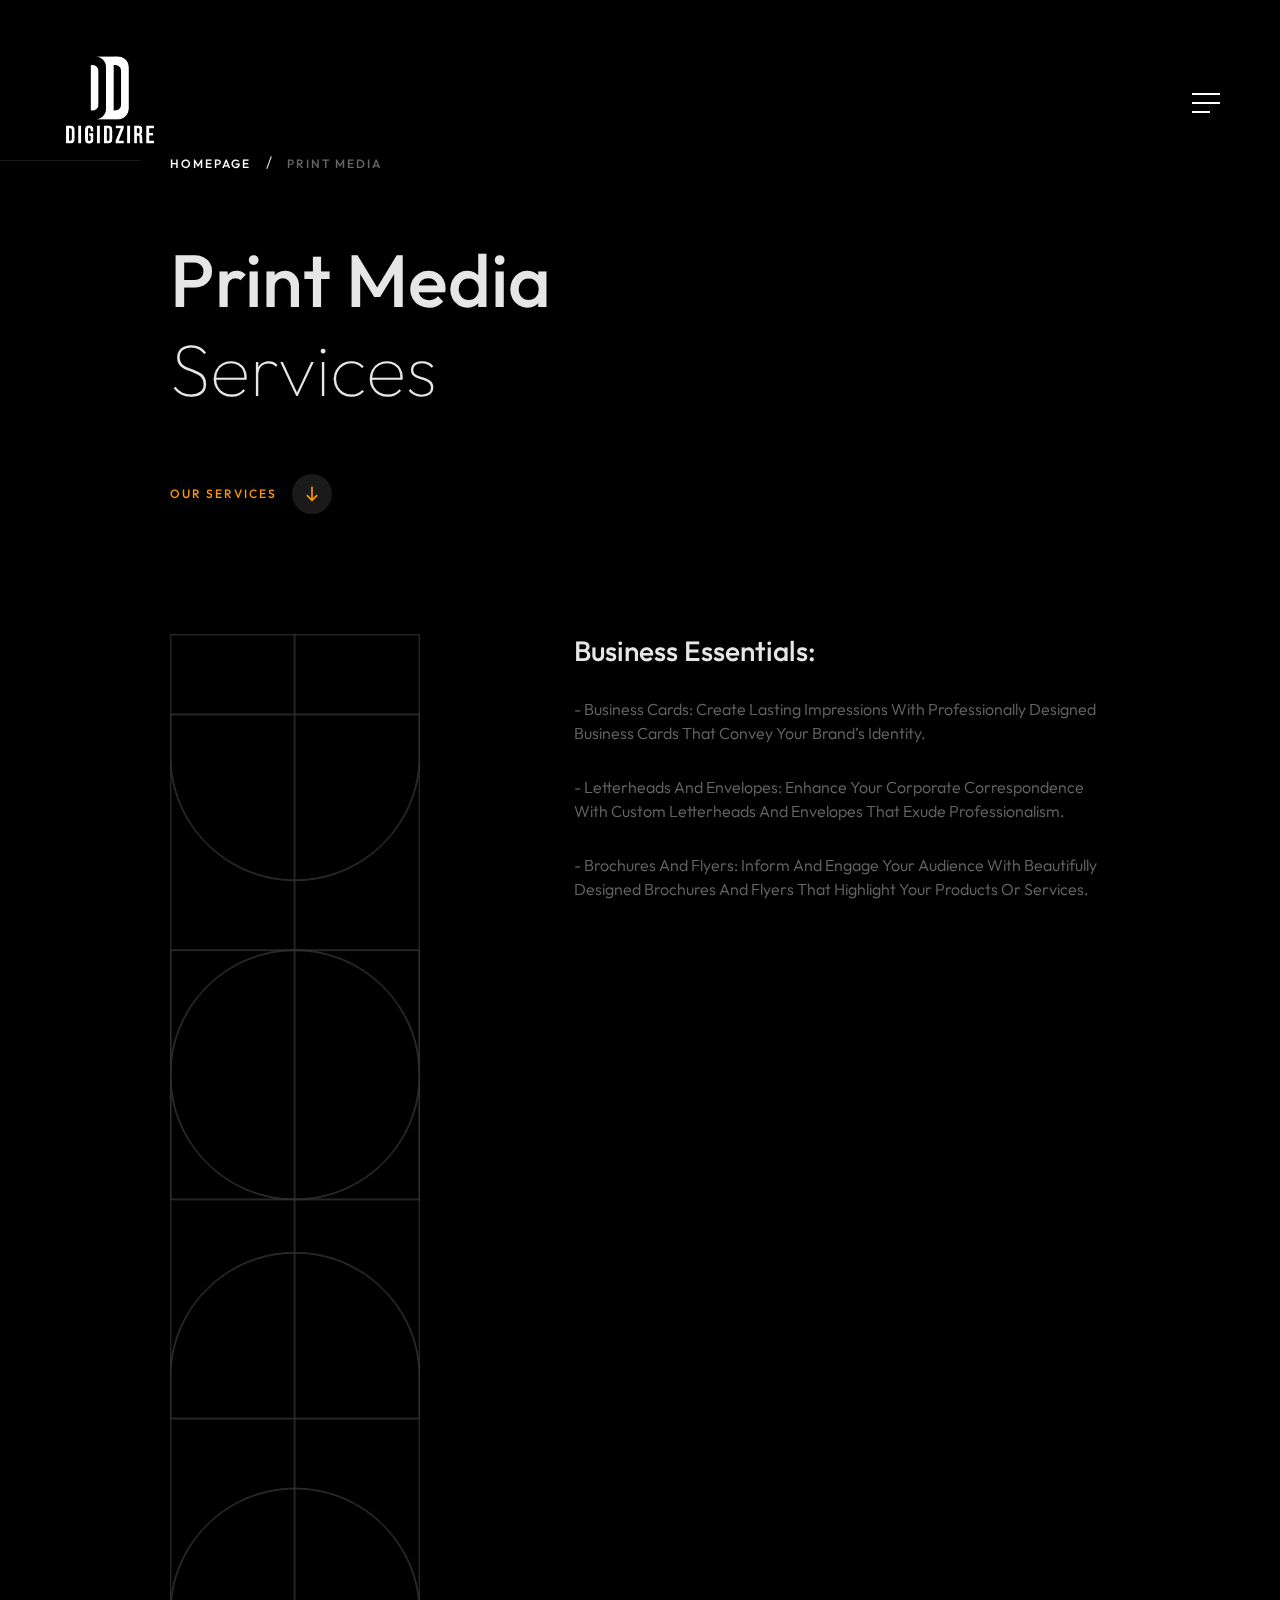
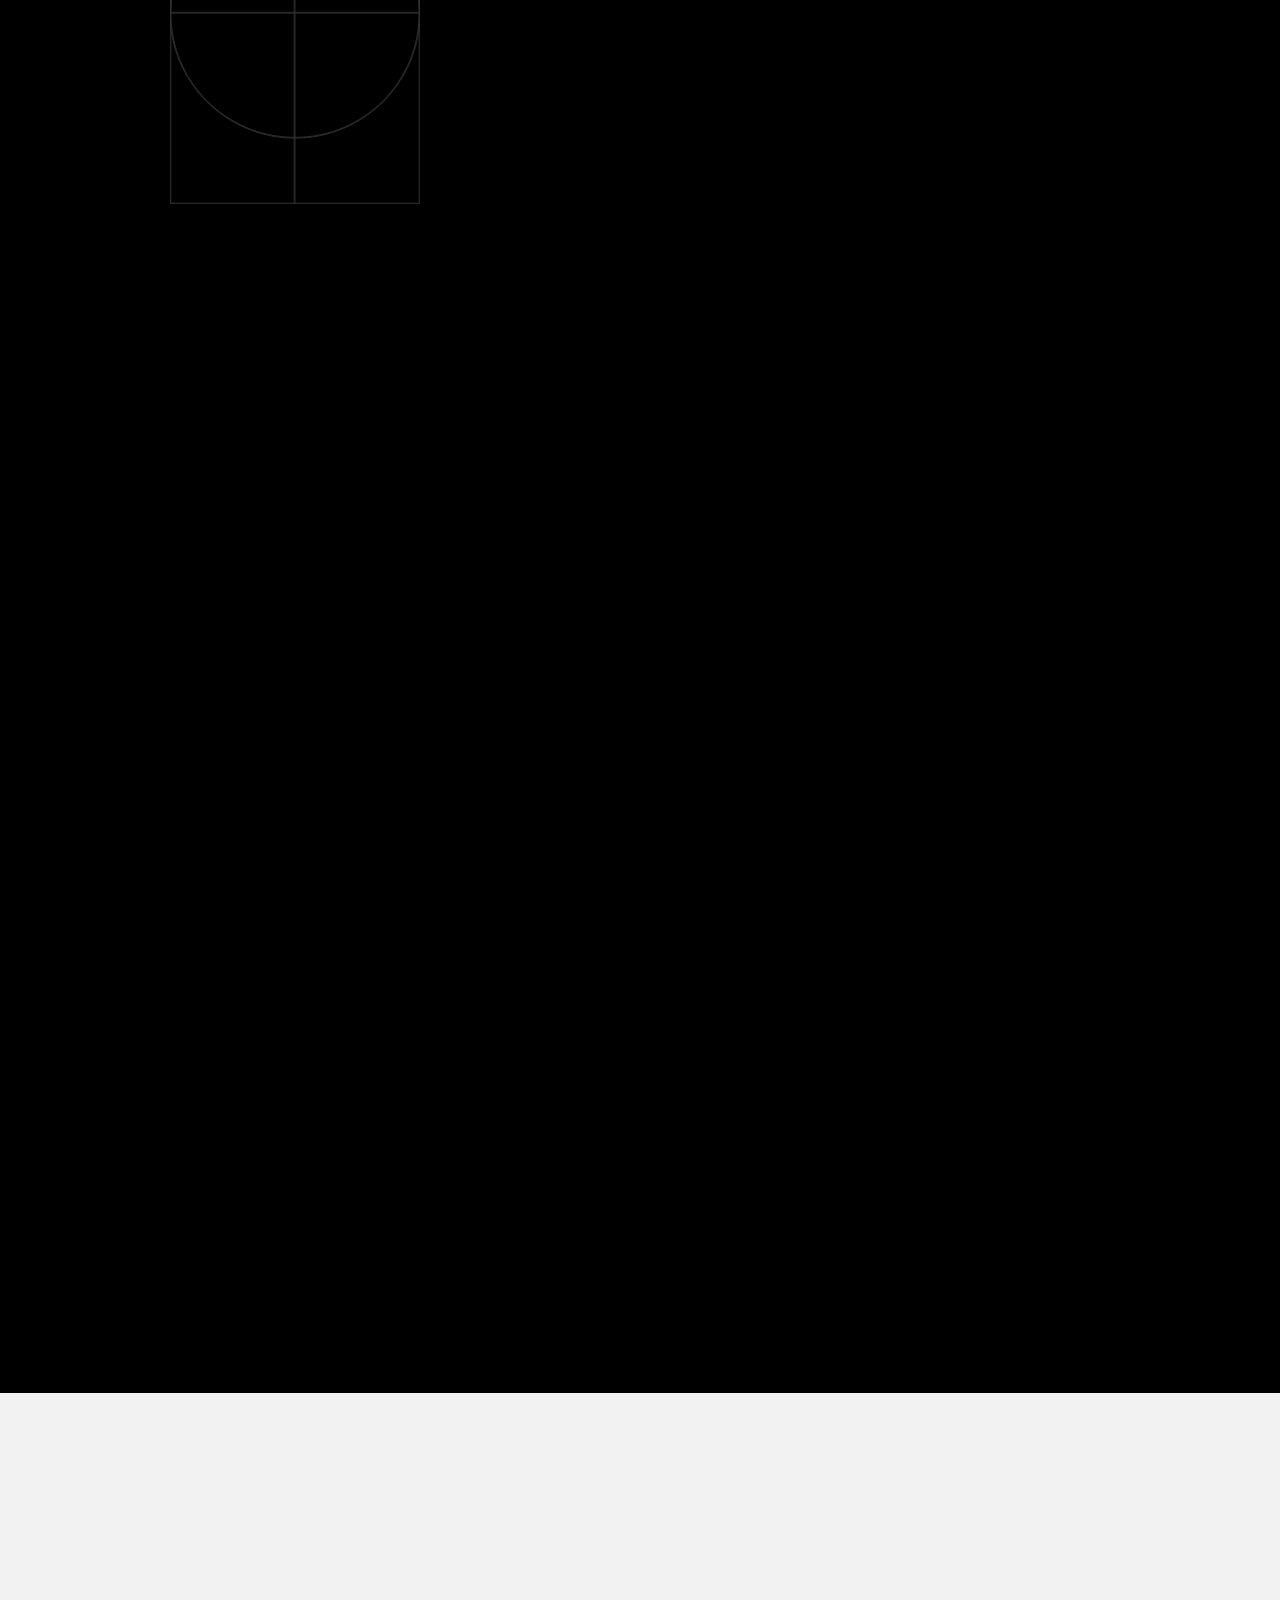
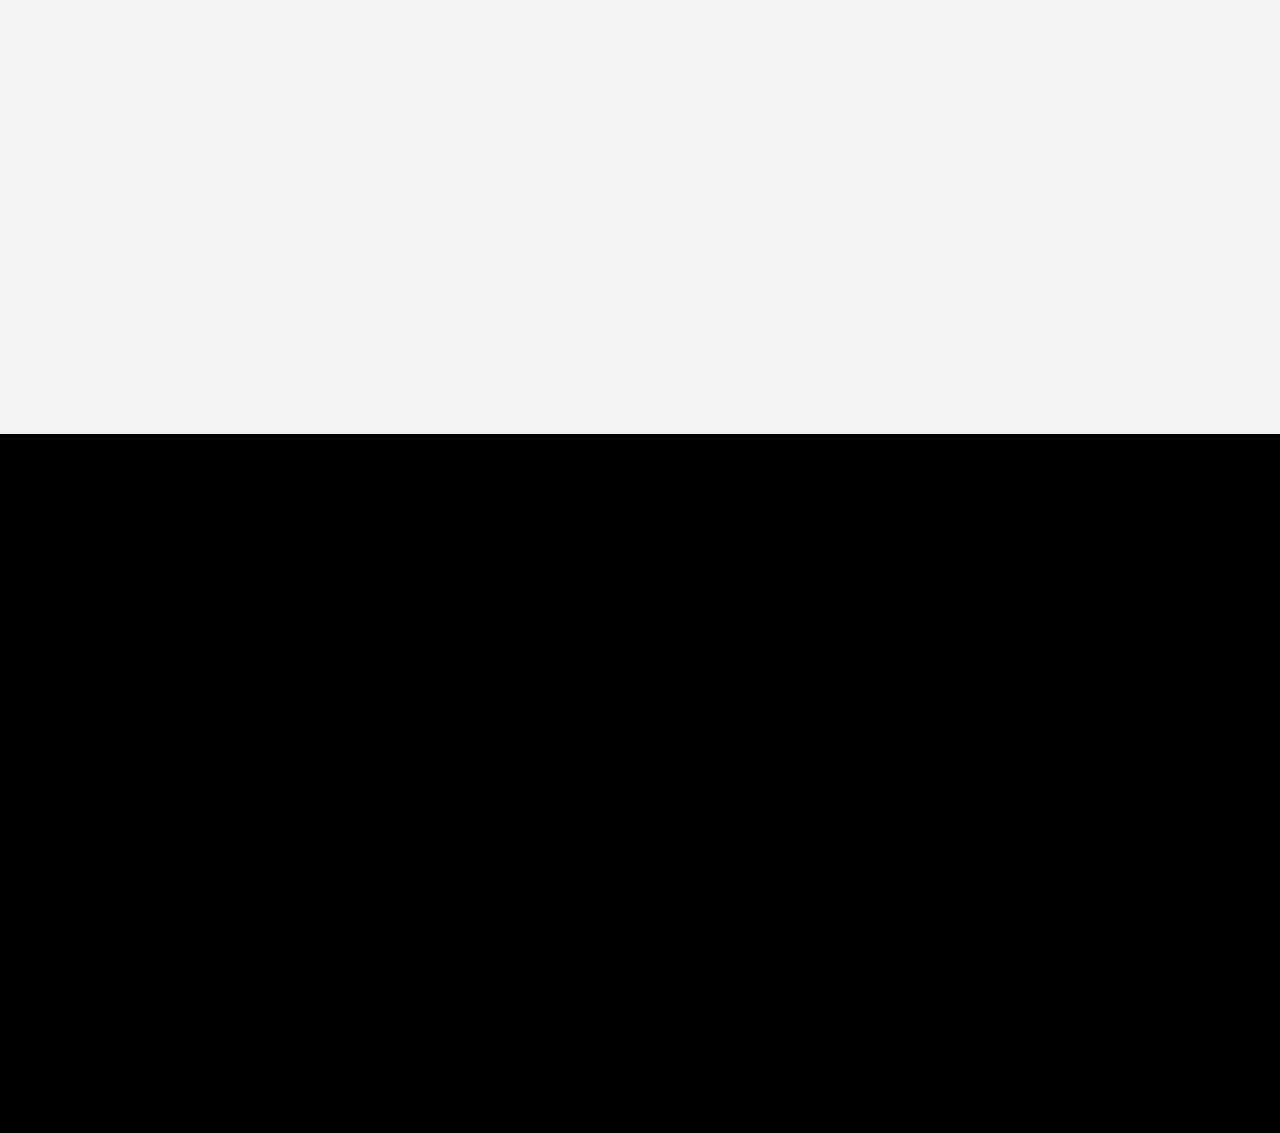
<file: print-media.html>
<!DOCTYPE html>
<html lang="zxx">

<head>

    <meta charset="UTF-8">
    <meta name="viewport" content="width=device-width, initial-scale=1.0">
    <meta http-equiv="X-UA-Compatible" content="ie=edge">

    <link rel="stylesheet" href="css/plugins/bootstrap-grid.css">
    <link rel="stylesheet" href="https://cdnjs.cloudflare.com/ajax/libs/font-awesome/6.5.2/css/all.min.css">
    <link rel="stylesheet" href="css/plugins/swiper.min.css">
    <link rel="stylesheet" href="css/plugins/fancybox.min.css">
    <link rel="stylesheet" href="css/style.css">
    <title>Digidzire | Print Media</title>

</head>

<body>

    <!-- wrapper -->
    <div class="mil-wrapper" id="top">

        <!-- cursor -->
        <div class="mil-ball">
            <span class="mil-icon-1">
                <svg viewBox="0 0 128 128">
                    <path d="M106.1,41.9c-1.2-1.2-3.1-1.2-4.2,0c-1.2,1.2-1.2,3.1,0,4.2L116.8,61H11.2l14.9-14.9c1.2-1.2,1.2-3.1,0-4.2	c-1.2-1.2-3.1-1.2-4.2,0l-20,20c-1.2,1.2-1.2,3.1,0,4.2l20,20c0.6,0.6,1.4,0.9,2.1,0.9s1.5-0.3,2.1-0.9c1.2-1.2,1.2-3.1,0-4.2	L11.2,67h105.5l-14.9,14.9c-1.2,1.2-1.2,3.1,0,4.2c0.6,0.6,1.4,0.9,2.1,0.9s1.5-0.3,2.1-0.9l20-20c1.2-1.2,1.2-3.1,0-4.2L106.1,41.9	z" />
                </svg>
            </span>
            <div class="mil-more-text">More</div>
            <div class="mil-choose-text">Сhoose</div>
        </div>
        <!-- cursor end -->
        <!-- scrollbar progress -->
        <div class="mil-progress-track">
            <div class="mil-progress"></div>
        </div>
        <!-- scrollbar progress end -->

        <!-- menu -->
        <div class="mil-menu-frame">
            <!-- frame clone -->
            <div class="mil-frame-top">
                <a href="index.html" class="mil-logo">DigiDzire</a>
                <div class="mil-menu-btn">
                    <span></span>
                </div>
            </div>
            <!-- frame clone end -->
            <div class="container">
                <div class="mil-menu-content">
                    <div class="row">
                        <div class="col-xl-12">
                            <nav class="mil-main-menu d-flex justify-content-center align-items-center" id="swupMenu">
                                <ul>
                                    <li class="mil-has-children">
                                        <a href="index.html">Home</a>
                                    </li>
                                    <li class="mil-has-children">
                                        <a href="#.">Services</a>
                                        <ul>
                                            <li><a href="services.html">Web Development</a></li>
                                            <li><a href="service.html">Application Developement</a></li>
                                            <li><a href="services.html">Graphics Designing</a></li>
                                            <li><a href="services.html">Content Marketing</a></li>
                                            <li><a href="services.html">Search Engine Optimization</a></li>
                                            <li><a href="service.html">Social Media Marketing</a></li>
                                            <li><a href="service.html">PhotoShoot</a></li>
                                            <li><a href="service.html">Print Media</a></li>
                                        </ul>
                                    </li>
                                    <li class="mil-has-children ">
                                        <a href="portfolio.html">Portfolio</a>
                                    </li>
                                    <li class="mil-has-children">
                                        <a href="#.">About us</a>
                                    </li>
                                    <li class="mil-has-children">
                                        <a href="contact.html">Contact Us</a>
                                    </li>
                                </ul>
                            </nav>

                        </div>
                    </div>
                </div>
            </div>
        </div>
        <!-- menu -->

        <!-- curtain -->
        <div class="mil-curtain"></div>
        <!-- curtain end -->

        <!-- frame -->
        <div class="mil-frame">
            <div class="mil-frame-top">
                <a href="index.html" class="mil-logo">
                    <img width="100px" height="100px" src="assets/DD Logo Black.png" alt="">
                </a>
                <div class="mil-menu-btn">
                    <span></span>
                </div>
            </div>
            <div class="mil-frame-bottom">
                <div class="mil-current-page"></div>
                <div class="mil-back-to-top">
                    <a href="#top" class="mil-link mil-dark mil-arrow-place">
                        <!-- <span>Back to top</span> -->
                    </a>
                </div>
            </div>
        </div>
        <!-- frame end -->

        <!-- content -->
        <div class="mil-content">
            <div id="swupMain" class="mil-main-transition">

                <!-- banner -->
                <div class="mil-dark-bg">
                    <div class="mil-inner-banner">
                        <div class="mi-invert-fix">
                            <div class="mil-banner-content mil-up">
                                <div class="mil-animation-frame">
                                    <div class="mil-animation mil-position-4 mil-scale" data-value-1="6" data-value-2="1.4"></div>
                                </div>
                                <div class="container">
                                    <ul class="mil-breadcrumbs mil-light mil-mb-60">
                                        <li><a href="index.html">Homepage</a></li>
                                        <li><a href="services.html">Print Media</a></li>
                                    </ul>
                                    <h1 class="mil-muted mil-mb-60">Print Media <br><span class="mil-thin">Services</span></h1>
                                    <a href="#services" class="mil-link mil-accent mil-arrow-place mil-down-arrow">
                                        <span>Our services</span>
                                    </a>
                                </div>
                            </div>
                        </div>
                    </div>
                    <!-- banner end -->

                    <!-- services -->
                    <section id="services">
                        <div class="mi-invert-fix">
                            <div class="container mil-p-120-60">
                                <div class="row">
                                    <div class="col-lg-5">

                                        <div class="mil-lines-place mil-light"></div>

                                    </div>
                                    <div class="col-lg-7">
                                        <h4 class="mil-muted mil-up mil-mb-30">Business Essentials:</h4>
                                        <p class="mil-descr mil-light-soft mil-up mil-mb-30">- Business Cards: Create lasting impressions with professionally designed business cards that convey your brand’s identity.</p>
                                        <p class="mil-descr mil-light-soft mil-up mil-mb-30">- Letterheads and Envelopes: Enhance your corporate correspondence with custom letterheads and envelopes that exude professionalism.</p>
                                        <p class="mil-descr mil-light-soft mil-up mil-mb-30">- Brochures and Flyers: Inform and engage your audience with beautifully designed brochures and flyers that highlight your products or services.</p>
                                        <h4 class="mil-muted mil-up mil-mb-30">Marketing Materials:</h4>
                                        <p class="mil-descr mil-light-soft mil-up mil-mb-30">- Posters and Banners: Capture attention with high-quality posters and banners perfect for events, promotions, and advertising.</p>
                                        <p class="mil-descr mil-light-soft mil-up mil-mb-30">- Catalogs and Booklets: Showcase your products and services with comprehensive catalogs and booklets that are both informative and visually appealing.</p>
                                        <p class="mil-descr mil-light-soft mil-up mil-mb-30"> - Direct Mail: Reach your audience directly with personalized direct mail campaigns, including postcards, newsletters, and promotional materials.</p>
                                        <h4 class="mil-muted mil-up mil-mb-30">Event Collateral:</h4>
                                        <p class="mil-descr mil-light-soft mil-up mil-mb-30">- Invitations and Announcements: Make a statement with elegantly designed invitations and announcements for corporate events, weddings, and special occasions.</p>
                                        <p class="mil-descr mil-light-soft mil-up mil-mb-30">- Event Programs: Ensure your events run smoothly with professionally printed event programs that guide your guests and enhance their experience.</p>
                                        <p class="mil-descr mil-light-soft mil-up mil-mb-30">- Signage: Create cohesive event branding with custom signage, including directional signs, welcome banners, and more.</p>
                                        <h4 class="mil-muted mil-up mil-mb-30">Packaging and Labels:</h4>
                                        <p class="mil-descr mil-light-soft mil-up mil-mb-30">- Product Packaging: Design and produce eye-catching packaging that not only protects your product but also enhances its appeal.</p>
                                        <p class="mil-descr mil-light-soft mil-up mil-mb-30">- Labels and Stickers: Customize your product presentation with high-quality labels and stickers that stand out on shelves.</p>
                                        <p class="mil-descr mil-light-soft mil-up mil-mb-30">- Gift Wrap and Bags: Elevate your brand with branded gift wrap and bags that add a touch of elegance to your offerings.</p>
                                        <h4 class="mil-muted mil-up mil-mb-30">Specialty Printing:</h4>
                                        <p class="mil-descr mil-light-soft mil-up mil-mb-30">- Custom Prints: Explore unique print solutions tailored to your specific needs, including bespoke prints, art reproductions, and more.</p>
                                        <p class="mil-descr mil-light-soft mil-up mil-mb-30">- Corporate Gifts: Impress clients and employees with high-quality printed corporate gifts, such as notebooks, calendars, and promotional items.</p>
                                        <p class="mil-descr mil-light-soft mil-up mil-mb-30">- Large Format Printing: Make a big impact with large format printing solutions, ideal for trade shows, exhibitions, and outdoor advertising.</p>
                                        <h4 class="mil-muted mil-up mil-mb-30">Why Choose Digidzire for Print Media?</h4>
                                        <p class="mil-descr mil-light-soft mil-up mil-mb-30">- Expert Craftsmanship: Our team of skilled designers and print specialists is dedicated to delivering superior quality and craftsmanship in every project.</p>
                                        <p class="mil-descr mil-light-soft mil-up mil-mb-30">- Custom Solutions: We offer personalized print media solutions tailored to your brand’s unique needs and objectives.</p>
                                        <p class="mil-descr mil-light-soft mil-up mil-mb-30">- Attention to Detail: From initial concept to final print, we ensure every detail is meticulously crafted to achieve the desired impact.</p>
                                        <p class="mil-descr mil-light-soft mil-up mil-mb-30">- High-Quality Materials: We use only the finest materials and printing techniques to ensure your print media stands out and makes a lasting impression.</p>
                                        <p class="mil-descr mil-light-soft mil-up mil-mb-30">- Sustainable Practices: We are committed to environmentally friendly practices, offering sustainable printing options to reduce your carbon footprint.</p>
                                        <h4 class="mil-muted mil-up mil-mb-30">Transform Your Print Media with Digidzire:</h4>
                                        <p class="mil-descr mil-light-soft mil-up mil-mb-30">At Digidzire, we believe in the power of print to elevate your brand and communicate your message effectively. Our comprehensive print media services are designed to meet all your printing needs, from business essentials to large-scale marketing campaigns. Let us help you create print materials that captivate and inspire.</p>
                                    </div>
                                </div>
                            </div>
                        </div>
                    </section>
                </div>
                <!-- services end -->

                <!-- call to action -->
                <section class="mil-soft-bg">
                    <div class="container mil-p-120-120">
                        <div class="row">
                            <div class="col-lg-10">

                                <span class="mil-suptitle mil-suptitle-right mil-suptitle-dark mil-up">Looking to make your mark? We'll help you turn <br> your project into a success story.</span>

                            </div>
                        </div>
                        <div class="mil-center">
                            <h2 class="mil-up mil-mb-60">Let’s make an <span class="mil-thin">impact</span><br> together. Ready <span class="mil-thin">when you are</span></h2>
                            <div class="mil-up"><a href="contact.html" class="mil-button mil-arrow-place"><span>Contact us</span></a></div>
                        </div>
                    </div>
                </section>
                <!-- call to action end -->

                <!-- footer -->
                <footer class="mil-dark-bg">
                    <div class="mi-invert-fix">
                        <div class="container mil-p-120-60">
                            <div class="row justify-content-between">
                                <div class="col-md-4 col-lg-4 mil-mb-60">

                                    <div class="mil-muted mil-logo mil-up mil-mb-30">DigiDzire</div>

                                    <p class="mil-light-soft mil-up mil-mb-30">Subscribe our newsletter:</p>

                                    <form class="mil-subscribe-form mil-up">
                                        <input type="text" placeholder="Enter our email">
                                        <button type="submit" class="mil-button mil-icon-button-sm mil-arrow-place"></button>
                                    </form>

                                </div>
                                <div class="col-md-7 col-lg-6">
                                    <div class="row justify-content-end">
                                        <div class="col-md-6 col-lg-7">
                                            <nav class="mil-footer-menu mil-mb-60">
                                                <ul>
                                                    <li class="mil-up mil-active">
                                                        <a href="index.html">Home</a>
                                                    </li>
                                                    <li class="mil-up">
                                                        <a href="portfolio.html">Portfolio</a>
                                                    </li>
                                                    <li class="mil-up">
                                                        <a href="services.html">Services</a>
                                                    </li>
                                                    <li class="mil-up">
                                                        <a href="blog.html">Blog</a>
                                                    </li>
                                                </ul>
                                            </nav>
                                        </div>
                                        <div class="col-md-6 col-lg-5">
                                            <ul class="mil-menu-list mil-up mil-mb-60">
                                                <li><a href="career.html" class="mil-light-soft">Careers</a></li>
                                                <li><a href="contact.html" class="mil-light-soft">Get A Quote</a></li>
                                            </ul>
                                        </div>
                                    </div>
                                </div>
                            </div>

                            <div class="row justify-content-between flex-sm-row-reverse">
                                <div class="col-md-7 col-lg-6">
                                    <div class="row justify-content-between">
                                        <div class="col-md-6 col-lg-5 mil-mb-60">
                                            <h6 class="mil-muted mil-up mil-mb-30">India</h6>
                                            <p class="mil-light-soft mil-up">The Clyde House, Mall Road, Kanpur Nagar 208001 <span class="mil-no-wrap">+91 9120454545</span></p>
                                        </div>
                                    </div>
                                </div>
                                <div class="col-md-4 col-lg-6 mil-mb-60">
                                    <div class="mil-vert-between">
                                        <div class="mil-mb-30">
                                            <ul class="mil-social-icons mil-up">
                                                <li><a href="#." target="_blank" class="social-icon"><i class="fa-brands fa-instagram"></i></a></li>
                                                <li><a href="#." target="_blank" class="social-icon"><i class="fa-brands fa-facebook-f"></i></a></li>
                                                <li><a href="#." target="_blank" class="social-icon"><i class="fa-brands fa-linkedin-in"></i></a></li>
                                            </ul>
                                        </div>
                                        <p class="mil-light-soft mil-up">© Copyright 2023 by Digidzire.com All Rights Reserved.</p>
                                    </div>
                                </div>
                            </div>
                        </div>
                    </div>
                </footer>
                <!-- footer end -->

                <!-- hidden elements -->
                <div class="mil-hidden-elements">
                    <div class="mil-dodecahedron">
                        <div class="mil-pentagon">
                            <div></div>
                            <div></div>
                            <div></div>
                            <div></div>
                            <div></div>
                        </div>
                        <div class="mil-pentagon">
                            <div></div>
                            <div></div>
                            <div></div>
                            <div></div>
                            <div></div>
                        </div>
                        <div class="mil-pentagon">
                            <div></div>
                            <div></div>
                            <div></div>
                            <div></div>
                            <div></div>
                        </div>
                        <div class="mil-pentagon">
                            <div></div>
                            <div></div>
                            <div></div>
                            <div></div>
                            <div></div>
                        </div>
                        <div class="mil-pentagon">
                            <div></div>
                            <div></div>
                            <div></div>
                            <div></div>
                            <div></div>
                        </div>
                        <div class="mil-pentagon">
                            <div></div>
                            <div></div>
                            <div></div>
                            <div></div>
                            <div></div>
                        </div>
                        <div class="mil-pentagon">
                            <div></div>
                            <div></div>
                            <div></div>
                            <div></div>
                            <div></div>
                        </div>
                        <div class="mil-pentagon">
                            <div></div>
                            <div></div>
                            <div></div>
                            <div></div>
                            <div></div>
                        </div>
                        <div class="mil-pentagon">
                            <div></div>
                            <div></div>
                            <div></div>
                            <div></div>
                            <div></div>
                        </div>
                        <div class="mil-pentagon">
                            <div></div>
                            <div></div>
                            <div></div>
                            <div></div>
                            <div></div>
                        </div>
                        <div class="mil-pentagon">
                            <div></div>
                            <div></div>
                            <div></div>
                            <div></div>
                            <div></div>
                        </div>
                        <div class="mil-pentagon">
                            <div></div>
                            <div></div>
                            <div></div>
                            <div></div>
                            <div></div>
                        </div>
                    </div>

                    <svg xmlns="http://www.w3.org/2000/svg" viewBox="0 0 24 24" class="mil-arrow">
                        <path d="M 14 5.3417969 C 13.744125 5.3417969 13.487969 5.4412187 13.292969 5.6367188 L 13.207031 5.7226562 C 12.816031 6.1136563 12.816031 6.7467188 13.207031 7.1367188 L 17.070312 11 L 4 11 C 3.448 11 3 11.448 3 12 C 3 12.552 3.448 13 4 13 L 17.070312 13 L 13.207031 16.863281 C 12.816031 17.254281 12.816031 17.887344 13.207031 18.277344 L 13.292969 18.363281 C 13.683969 18.754281 14.317031 18.754281 14.707031 18.363281 L 20.363281 12.707031 C 20.754281 12.316031 20.754281 11.682969 20.363281 11.292969 L 14.707031 5.6367188 C 14.511531 5.4412187 14.255875 5.3417969 14 5.3417969 z" />
                    </svg>

                    <svg width="250" viewBox="0 0 300 1404" fill="none" xmlns="http://www.w3.org/2000/svg" class="mil-lines">
                        <path fill-rule="evenodd" clip-rule="evenodd" d="M1 892L1 941H299V892C299 809.71 232.29 743 150 743C67.7096 743 1 809.71 1 892ZM0 942H300V892C300 809.157 232.843 742 150 742C67.1573 742 0 809.157 0 892L0 942Z" class="mil-move" />
                        <path fill-rule="evenodd" clip-rule="evenodd" d="M299 146V97L1 97V146C1 228.29 67.7096 295 150 295C232.29 295 299 228.29 299 146ZM300 96L0 96V146C0 228.843 67.1573 296 150 296C232.843 296 300 228.843 300 146V96Z" class="mil-move" />
                        <path fill-rule="evenodd" clip-rule="evenodd" d="M299 1H1V1403H299V1ZM0 0V1404H300V0H0Z" />
                        <path fill-rule="evenodd" clip-rule="evenodd" d="M150 -4.37115e-08L150 1404L149 1404L149 0L150 -4.37115e-08Z" />
                        <path fill-rule="evenodd" clip-rule="evenodd" d="M150 1324C232.29 1324 299 1257.29 299 1175C299 1092.71 232.29 1026 150 1026C67.7096 1026 1 1092.71 1 1175C1 1257.29 67.7096 1324 150 1324ZM150 1325C232.843 1325 300 1257.84 300 1175C300 1092.16 232.843 1025 150 1025C67.1573 1025 0 1092.16 0 1175C0 1257.84 67.1573 1325 150 1325Z" class="mil-move" />
                        <path fill-rule="evenodd" clip-rule="evenodd" d="M300 1175H0V1174H300V1175Z" class="mil-move" />
                        <path fill-rule="evenodd" clip-rule="evenodd" d="M150 678C232.29 678 299 611.29 299 529C299 446.71 232.29 380 150 380C67.7096 380 1 446.71 1 529C1 611.29 67.7096 678 150 678ZM150 679C232.843 679 300 611.843 300 529C300 446.157 232.843 379 150 379C67.1573 379 0 446.157 0 529C0 611.843 67.1573 679 150 679Z" class="mil-move" />
                        <path fill-rule="evenodd" clip-rule="evenodd" d="M299 380H1V678H299V380ZM0 379V679H300V379H0Z" class="mil-move" />
                    </svg>
                </div>
                <!-- hidden elements end -->

            </div>
        </div>
        <!-- content -->
    </div>
    <!-- wrapper end -->

    <script src="js/plugins/jquery.min.js"></script>
    <script src="js/plugins/swup.min.js"></script>
    <script src="js/plugins/swiper.min.js"></script>
    <script src="js/plugins/fancybox.min.js"></script>
    <script src="js/plugins/gsap.min.js"></script>
    <script src="js/plugins/smooth-scroll.js"></script>
    <script src="js/plugins/ScrollTrigger.min.js"></script>
    <script src="js/plugins/ScrollTo.min.js"></script>
    <script src="js/main.js"></script>


</body>

</html>
</file>
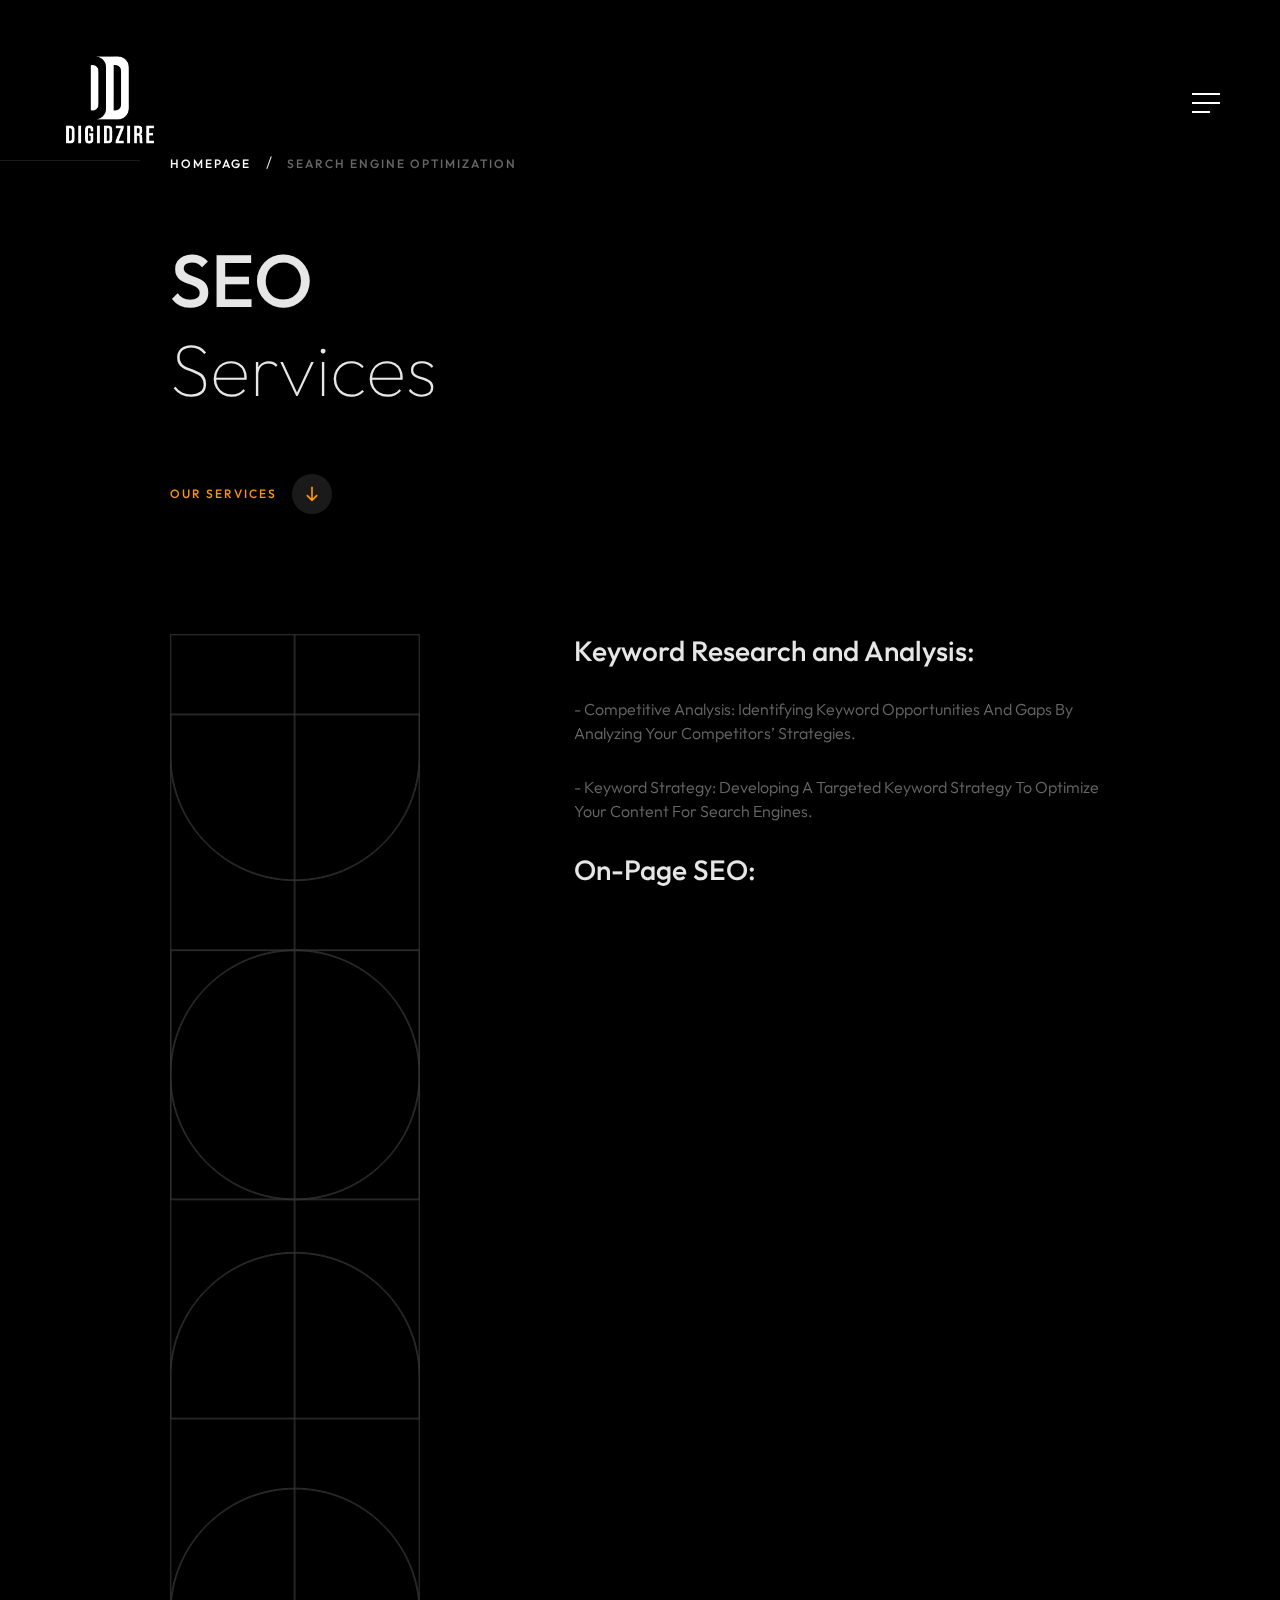
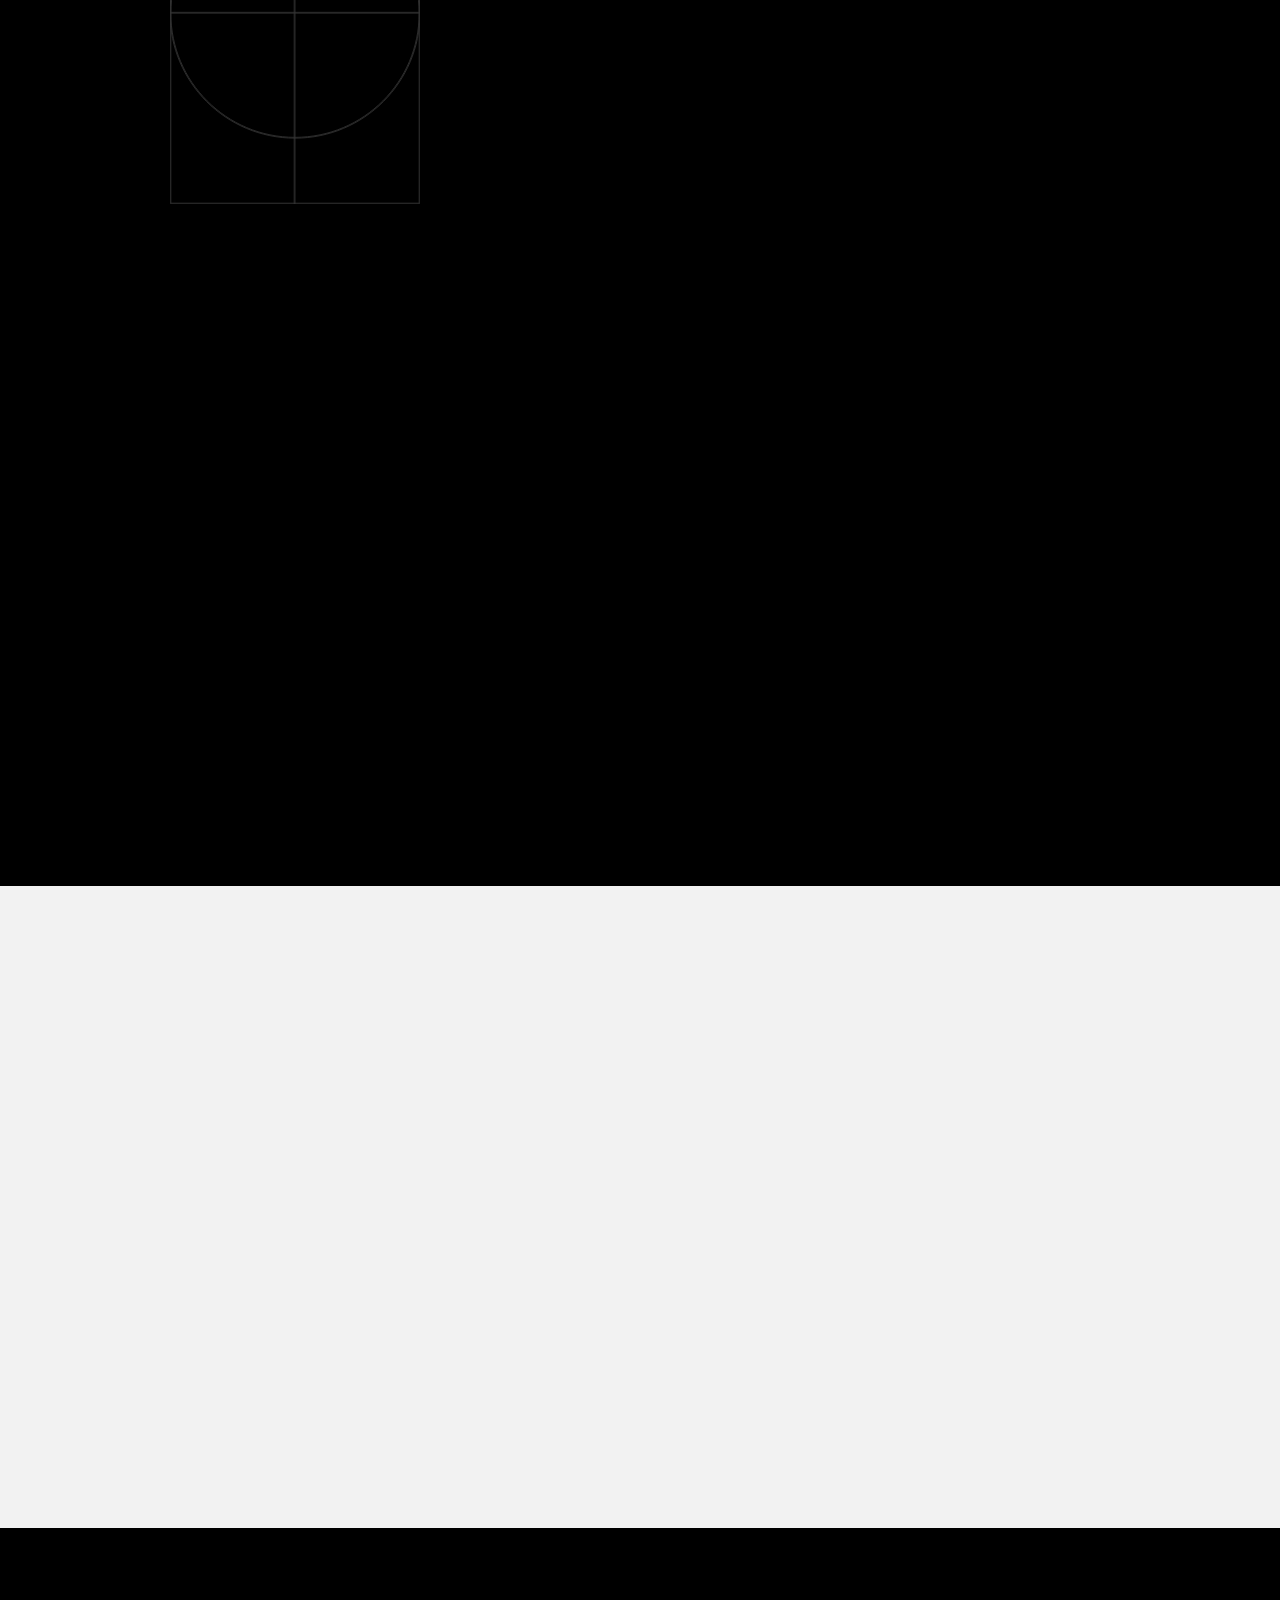
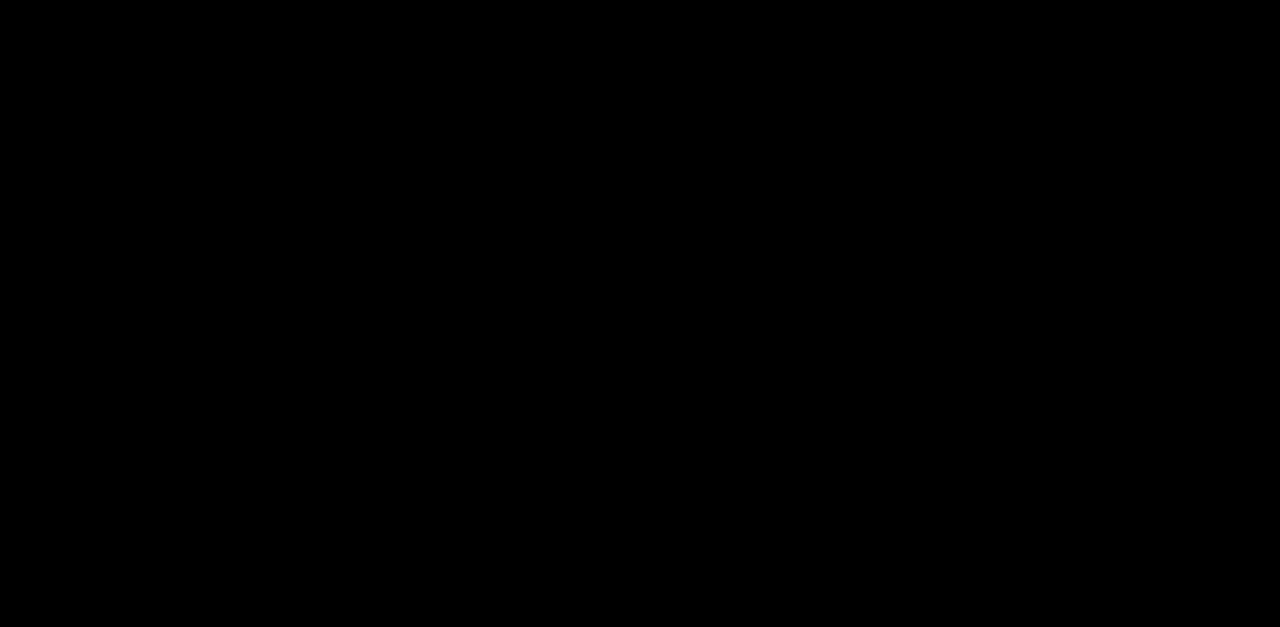
<file: search-engine-optimization.html>
<!DOCTYPE html>
<html lang="zxx">

<head>

    <meta charset="UTF-8">
    <meta name="viewport" content="width=device-width, initial-scale=1.0">
    <meta http-equiv="X-UA-Compatible" content="ie=edge">

    <link rel="stylesheet" href="css/plugins/bootstrap-grid.css">
    <link rel="stylesheet" href="https://cdnjs.cloudflare.com/ajax/libs/font-awesome/6.5.2/css/all.min.css">
    <link rel="stylesheet" href="css/plugins/swiper.min.css">
    <link rel="stylesheet" href="css/plugins/fancybox.min.css">
    <link rel="stylesheet" href="css/style.css">
    <title>Digidzire | Search Engine Optimization</title>

</head>

<body>

    <!-- wrapper -->
    <div class="mil-wrapper" id="top">

        <!-- cursor -->
        <div class="mil-ball">
            <span class="mil-icon-1">
                <svg viewBox="0 0 128 128">
                    <path d="M106.1,41.9c-1.2-1.2-3.1-1.2-4.2,0c-1.2,1.2-1.2,3.1,0,4.2L116.8,61H11.2l14.9-14.9c1.2-1.2,1.2-3.1,0-4.2	c-1.2-1.2-3.1-1.2-4.2,0l-20,20c-1.2,1.2-1.2,3.1,0,4.2l20,20c0.6,0.6,1.4,0.9,2.1,0.9s1.5-0.3,2.1-0.9c1.2-1.2,1.2-3.1,0-4.2	L11.2,67h105.5l-14.9,14.9c-1.2,1.2-1.2,3.1,0,4.2c0.6,0.6,1.4,0.9,2.1,0.9s1.5-0.3,2.1-0.9l20-20c1.2-1.2,1.2-3.1,0-4.2L106.1,41.9	z" />
                </svg>
            </span>
            <div class="mil-more-text">More</div>
            <div class="mil-choose-text">Сhoose</div>
        </div>
        <!-- cursor end -->
        <!-- scrollbar progress -->
        <div class="mil-progress-track">
            <div class="mil-progress"></div>
        </div>
        <!-- scrollbar progress end -->

        <!-- menu -->
        <div class="mil-menu-frame">
            <!-- frame clone -->
            <div class="mil-frame-top">
                <a href="index.html" class="mil-logo">DigiDzire</a>
                <div class="mil-menu-btn">
                    <span></span>
                </div>
            </div>
            <!-- frame clone end -->
            <div class="container">
                <div class="mil-menu-content">
                    <div class="row">
                        <div class="col-xl-12">
                            <nav class="mil-main-menu d-flex justify-content-center align-items-center" id="swupMenu">
                                <ul>
                                    <li class="mil-has-children">
                                        <a href="index.html">Home</a>
                                    </li>
                                    <li class="mil-has-children">
                                        <a href="#.">Services</a>
                                        <ul>
                                            <li><a href="services.html">Web Development</a></li>
                                            <li><a href="service.html">Application Developement</a></li>
                                            <li><a href="services.html">Graphics Designing</a></li>
                                            <li><a href="services.html">Content Marketing</a></li>
                                            <li><a href="services.html">Search Engine Optimization</a></li>
                                            <li><a href="service.html">Social Media Marketing</a></li>
                                            <li><a href="service.html">PhotoShoot</a></li>
                                            <li><a href="service.html">Print Media</a></li>
                                        </ul>
                                    </li>
                                    <li class="mil-has-children ">
                                        <a href="portfolio.html">Portfolio</a>
                                    </li>
                                    <li class="mil-has-children">
                                        <a href="#.">About us</a>
                                    </li>
                                    <li class="mil-has-children">
                                        <a href="contact.html">Contact Us</a>
                                    </li>
                                </ul>
                            </nav>

                        </div>
                    </div>
                </div>
            </div>
        </div>
        <!-- menu -->

        <!-- curtain -->
        <div class="mil-curtain"></div>
        <!-- curtain end -->

        <!-- frame -->
        <div class="mil-frame">
            <div class="mil-frame-top">
                <a href="index.html" class="mil-logo">
                    <img width="100px" height="100px" src="assets/DD Logo Black.png" alt="">
                </a>
                <div class="mil-menu-btn">
                    <span></span>
                </div>
            </div>
            <div class="mil-frame-bottom">
                <div class="mil-current-page"></div>
                <div class="mil-back-to-top">
                    <a href="#top" class="mil-link mil-dark mil-arrow-place">
                        <!-- <span>Back to top</span> -->
                    </a>
                </div>
            </div>
        </div>
        <!-- frame end -->

        <!-- content -->
        <div class="mil-content">
            <div id="swupMain" class="mil-main-transition">

                <!-- banner -->
                <div class="mil-dark-bg">
                    <div class="mil-inner-banner">
                        <div class="mi-invert-fix">
                            <div class="mil-banner-content mil-up">
                                <div class="mil-animation-frame">
                                    <div class="mil-animation mil-position-4 mil-scale" data-value-1="6" data-value-2="1.4"></div>
                                </div>
                                <div class="container">
                                    <ul class="mil-breadcrumbs mil-light mil-mb-60">
                                        <li><a href="index.html">Homepage</a></li>
                                        <li><a href="services.html">Search Engine Optimization</a></li>
                                    </ul>
                                    <h1 class="mil-muted mil-mb-60">SEO <br><span class="mil-thin">Services</span></h1>
                                    <a href="#services" class="mil-link mil-accent mil-arrow-place mil-down-arrow">
                                        <span>Our services</span>
                                    </a>
                                </div>
                            </div>
                        </div>
                    </div>
                    <!-- banner end -->

                    <!-- services -->
                    <section id="services">
                        <div class="mi-invert-fix">
                            <div class="container mil-p-120-60">
                                <div class="row">
                                    <div class="col-lg-5">

                                        <div class="mil-lines-place mil-light"></div>

                                    </div>
                                    <div class="col-lg-7">
                                        <h4 class="mil-muted mil-up mil-mb-30">Keyword Research and Analysis:</h4>
                                        <p class="mil-descr mil-light-soft mil-up mil-mb-30">- Competitive Analysis: Identifying keyword opportunities and gaps by analyzing your competitors’ strategies.</p>
                                        <p class="mil-descr mil-light-soft mil-up mil-mb-30">- Keyword Strategy: Developing a targeted keyword strategy to optimize your content for search engines.</p>
                                        <h4 class="mil-muted mil-up mil-mb-30">On-Page SEO:</h4>
                                        <p class="mil-descr mil-light-soft mil-up mil-mb-30">- Meta Tags Optimization: Crafting optimized title tags, meta descriptions, and header tags to improve click-through rates and rankings.</p>
                                        <p class="mil-descr mil-light-soft mil-up mil-mb-30">- Content Optimization: Enhancing your website’s content with targeted keywords, internal linking, and multimedia elements.</p>
                                        <p class="mil-descr mil-light-soft mil-up mil-mb-30">- Technical SEO: Improving site speed, mobile-friendliness, and overall site structure to ensure a seamless user experience.</p>
                                        <h4 class="mil-muted mil-up mil-mb-30">Off-Page SEO:</h4>
                                        <p class="mil-descr mil-light-soft mil-up mil-mb-30">- Link Building: Building high-quality backlinks through outreach, guest blogging, and digital PR strategies.</p>
                                        <p class="mil-descr mil-light-soft mil-up mil-mb-30">- Local SEO: Optimizing your Google My Business listing and local citations to improve your local search visibility.</p>
                                        <p class="mil-descr mil-light-soft mil-up mil-mb-30">- Social Signals: Leveraging social media activity to boost your search engine rankings and online authority.</p>
                                        <h4 class="mil-muted mil-up mil-mb-30">SEO Analytics and Reporting:</h4>
                                        <p class="mil-descr mil-light-soft mil-up mil-mb-30">- Performance Tracking: Monitoring your website’s performance using tools like Google Analytics and Search Console.</p>
                                        <p class="mil-descr mil-light-soft mil-up mil-mb-30">- Detailed Reports: Providing regular reports on key metrics, insights, and recommendations for continuous improvement.</p>
                                        <h4 class="mil-muted mil-up mil-mb-30">Why Choose Digidzire for Content Marketing and SEO?</h4>
                                        <p class="mil-descr mil-light-soft mil-up mil-mb-30">- Holistic Approach: We combine the art of storytelling with the science of SEO to create content that resonates with your audience and ranks well in search engines.</p>
                                        <p class="mil-descr mil-light-soft mil-up mil-mb-30">- Customized Solutions: Our strategies are tailored to your unique business needs, ensuring maximum impact and ROI.</p>
                                        <p class="mil-descr mil-light-soft mil-up mil-mb-30">- Experienced Team: Our content creators and SEO specialists bring a wealth of experience and expertise to every project.</p>
                                        <p class="mil-descr mil-light-soft mil-up mil-mb-30">- Data-Driven Decisions: We rely on data and analytics to guide our strategies and measure success.</p>
                                        <p class="mil-descr mil-light-soft mil-up mil-mb-30">- Results-Oriented: Our primary focus is on delivering tangible results that drive traffic, engagement, and conversions.</p>
                                        <h4 class="mil-muted mil-up mil-mb-30">Transform Your Online Presence with Digidzire:</h4>
                                        <p class="mil-descr mil-light-soft mil-up mil-mb-30">At Digidzire, we are dedicated to helping your brand succeed in the digital world. Our content marketing and SEO services are designed to enhance your online presence, build lasting relationships with your audience, and achieve your business goals. Let us help you unlock the full potential of your content and search strategy.</p>
                                    </div>
                                </div>
                            </div>
                        </div>
                    </section>
                </div>
                <!-- services end -->

                <!-- call to action -->
                <section class="mil-soft-bg">
                    <div class="container mil-p-120-120">
                        <div class="row">
                            <div class="col-lg-10">

                                <span class="mil-suptitle mil-suptitle-right mil-suptitle-dark mil-up">Looking to make your mark? We'll help you turn <br> your project into a success story.</span>

                            </div>
                        </div>
                        <div class="mil-center">
                            <h2 class="mil-up mil-mb-60">Let’s make an <span class="mil-thin">impact</span><br> together. Ready <span class="mil-thin">when you are</span></h2>
                            <div class="mil-up"><a href="contact.html" class="mil-button mil-arrow-place"><span>Contact us</span></a></div>
                        </div>
                    </div>
                </section>
                <!-- call to action end -->

                <!-- footer -->
                <footer class="mil-dark-bg">
                    <div class="mi-invert-fix">
                        <div class="container mil-p-120-60">
                            <div class="row justify-content-between">
                                <div class="col-md-4 col-lg-4 mil-mb-60">

                                    <div class="mil-muted mil-logo mil-up mil-mb-30">DigiDzire</div>

                                    <p class="mil-light-soft mil-up mil-mb-30">Subscribe our newsletter:</p>

                                    <form class="mil-subscribe-form mil-up">
                                        <input type="text" placeholder="Enter our email">
                                        <button type="submit" class="mil-button mil-icon-button-sm mil-arrow-place"></button>
                                    </form>

                                </div>
                                <div class="col-md-7 col-lg-6">
                                    <div class="row justify-content-end">
                                        <div class="col-md-6 col-lg-7">
                                            <nav class="mil-footer-menu mil-mb-60">
                                                <ul>
                                                    <li class="mil-up mil-active">
                                                        <a href="index.html">Home</a>
                                                    </li>
                                                    <li class="mil-up">
                                                        <a href="portfolio.html">Portfolio</a>
                                                    </li>
                                                    <li class="mil-up">
                                                        <a href="services.html">Services</a>
                                                    </li>
                                                    <li class="mil-up">
                                                        <a href="blog.html">Blog</a>
                                                    </li>
                                                </ul>
                                            </nav>
                                        </div>
                                        <div class="col-md-6 col-lg-5">
                                            <ul class="mil-menu-list mil-up mil-mb-60">
                                                <li><a href="career.html" class="mil-light-soft">Careers</a></li>
                                                <li><a href="contact.html" class="mil-light-soft">Get A Quote</a></li>
                                            </ul>
                                        </div>
                                    </div>
                                </div>
                            </div>

                            <div class="row justify-content-between flex-sm-row-reverse">
                                <div class="col-md-7 col-lg-6">
                                    <div class="row justify-content-between">
                                        <div class="col-md-6 col-lg-5 mil-mb-60">
                                            <h6 class="mil-muted mil-up mil-mb-30">India</h6>
                                            <p class="mil-light-soft mil-up">The Clyde House, Mall Road, Kanpur Nagar 208001 <span class="mil-no-wrap">+91 9120454545</span></p>
                                        </div>
                                    </div>
                                </div>
                                <div class="col-md-4 col-lg-6 mil-mb-60">
                                    <div class="mil-vert-between">
                                        <div class="mil-mb-30">
                                            <ul class="mil-social-icons mil-up">
                                                <li><a href="#." target="_blank" class="social-icon"><i class="fa-brands fa-instagram"></i></a></li>
                                                <li><a href="#." target="_blank" class="social-icon"><i class="fa-brands fa-facebook-f"></i></a></li>
                                                <li><a href="#." target="_blank" class="social-icon"><i class="fa-brands fa-linkedin-in"></i></a></li>
                                            </ul>
                                        </div>
                                        <p class="mil-light-soft mil-up">© Copyright 2023 by Digidzire.com All Rights Reserved.</p>
                                    </div>
                                </div>
                            </div>
                        </div>
                    </div>
                </footer>
                <!-- footer end -->

                <!-- hidden elements -->
                <div class="mil-hidden-elements">
                    <div class="mil-dodecahedron">
                        <div class="mil-pentagon">
                            <div></div>
                            <div></div>
                            <div></div>
                            <div></div>
                            <div></div>
                        </div>
                        <div class="mil-pentagon">
                            <div></div>
                            <div></div>
                            <div></div>
                            <div></div>
                            <div></div>
                        </div>
                        <div class="mil-pentagon">
                            <div></div>
                            <div></div>
                            <div></div>
                            <div></div>
                            <div></div>
                        </div>
                        <div class="mil-pentagon">
                            <div></div>
                            <div></div>
                            <div></div>
                            <div></div>
                            <div></div>
                        </div>
                        <div class="mil-pentagon">
                            <div></div>
                            <div></div>
                            <div></div>
                            <div></div>
                            <div></div>
                        </div>
                        <div class="mil-pentagon">
                            <div></div>
                            <div></div>
                            <div></div>
                            <div></div>
                            <div></div>
                        </div>
                        <div class="mil-pentagon">
                            <div></div>
                            <div></div>
                            <div></div>
                            <div></div>
                            <div></div>
                        </div>
                        <div class="mil-pentagon">
                            <div></div>
                            <div></div>
                            <div></div>
                            <div></div>
                            <div></div>
                        </div>
                        <div class="mil-pentagon">
                            <div></div>
                            <div></div>
                            <div></div>
                            <div></div>
                            <div></div>
                        </div>
                        <div class="mil-pentagon">
                            <div></div>
                            <div></div>
                            <div></div>
                            <div></div>
                            <div></div>
                        </div>
                        <div class="mil-pentagon">
                            <div></div>
                            <div></div>
                            <div></div>
                            <div></div>
                            <div></div>
                        </div>
                        <div class="mil-pentagon">
                            <div></div>
                            <div></div>
                            <div></div>
                            <div></div>
                            <div></div>
                        </div>
                    </div>

                    <svg xmlns="http://www.w3.org/2000/svg" viewBox="0 0 24 24" class="mil-arrow">
                        <path d="M 14 5.3417969 C 13.744125 5.3417969 13.487969 5.4412187 13.292969 5.6367188 L 13.207031 5.7226562 C 12.816031 6.1136563 12.816031 6.7467188 13.207031 7.1367188 L 17.070312 11 L 4 11 C 3.448 11 3 11.448 3 12 C 3 12.552 3.448 13 4 13 L 17.070312 13 L 13.207031 16.863281 C 12.816031 17.254281 12.816031 17.887344 13.207031 18.277344 L 13.292969 18.363281 C 13.683969 18.754281 14.317031 18.754281 14.707031 18.363281 L 20.363281 12.707031 C 20.754281 12.316031 20.754281 11.682969 20.363281 11.292969 L 14.707031 5.6367188 C 14.511531 5.4412187 14.255875 5.3417969 14 5.3417969 z" />
                    </svg>

                    <svg width="250" viewBox="0 0 300 1404" fill="none" xmlns="http://www.w3.org/2000/svg" class="mil-lines">
                        <path fill-rule="evenodd" clip-rule="evenodd" d="M1 892L1 941H299V892C299 809.71 232.29 743 150 743C67.7096 743 1 809.71 1 892ZM0 942H300V892C300 809.157 232.843 742 150 742C67.1573 742 0 809.157 0 892L0 942Z" class="mil-move" />
                        <path fill-rule="evenodd" clip-rule="evenodd" d="M299 146V97L1 97V146C1 228.29 67.7096 295 150 295C232.29 295 299 228.29 299 146ZM300 96L0 96V146C0 228.843 67.1573 296 150 296C232.843 296 300 228.843 300 146V96Z" class="mil-move" />
                        <path fill-rule="evenodd" clip-rule="evenodd" d="M299 1H1V1403H299V1ZM0 0V1404H300V0H0Z" />
                        <path fill-rule="evenodd" clip-rule="evenodd" d="M150 -4.37115e-08L150 1404L149 1404L149 0L150 -4.37115e-08Z" />
                        <path fill-rule="evenodd" clip-rule="evenodd" d="M150 1324C232.29 1324 299 1257.29 299 1175C299 1092.71 232.29 1026 150 1026C67.7096 1026 1 1092.71 1 1175C1 1257.29 67.7096 1324 150 1324ZM150 1325C232.843 1325 300 1257.84 300 1175C300 1092.16 232.843 1025 150 1025C67.1573 1025 0 1092.16 0 1175C0 1257.84 67.1573 1325 150 1325Z" class="mil-move" />
                        <path fill-rule="evenodd" clip-rule="evenodd" d="M300 1175H0V1174H300V1175Z" class="mil-move" />
                        <path fill-rule="evenodd" clip-rule="evenodd" d="M150 678C232.29 678 299 611.29 299 529C299 446.71 232.29 380 150 380C67.7096 380 1 446.71 1 529C1 611.29 67.7096 678 150 678ZM150 679C232.843 679 300 611.843 300 529C300 446.157 232.843 379 150 379C67.1573 379 0 446.157 0 529C0 611.843 67.1573 679 150 679Z" class="mil-move" />
                        <path fill-rule="evenodd" clip-rule="evenodd" d="M299 380H1V678H299V380ZM0 379V679H300V379H0Z" class="mil-move" />
                    </svg>
                </div>
                <!-- hidden elements end -->

            </div>
        </div>
        <!-- content -->
    </div>
    <!-- wrapper end -->

    <script src="js/plugins/jquery.min.js"></script>
    <script src="js/plugins/swup.min.js"></script>
    <script src="js/plugins/swiper.min.js"></script>
    <script src="js/plugins/fancybox.min.js"></script>
    <script src="js/plugins/gsap.min.js"></script>
    <script src="js/plugins/smooth-scroll.js"></script>
    <script src="js/plugins/ScrollTrigger.min.js"></script>
    <script src="js/plugins/ScrollTo.min.js"></script>
    <script src="js/main.js"></script>


</body>

</html>
</file>
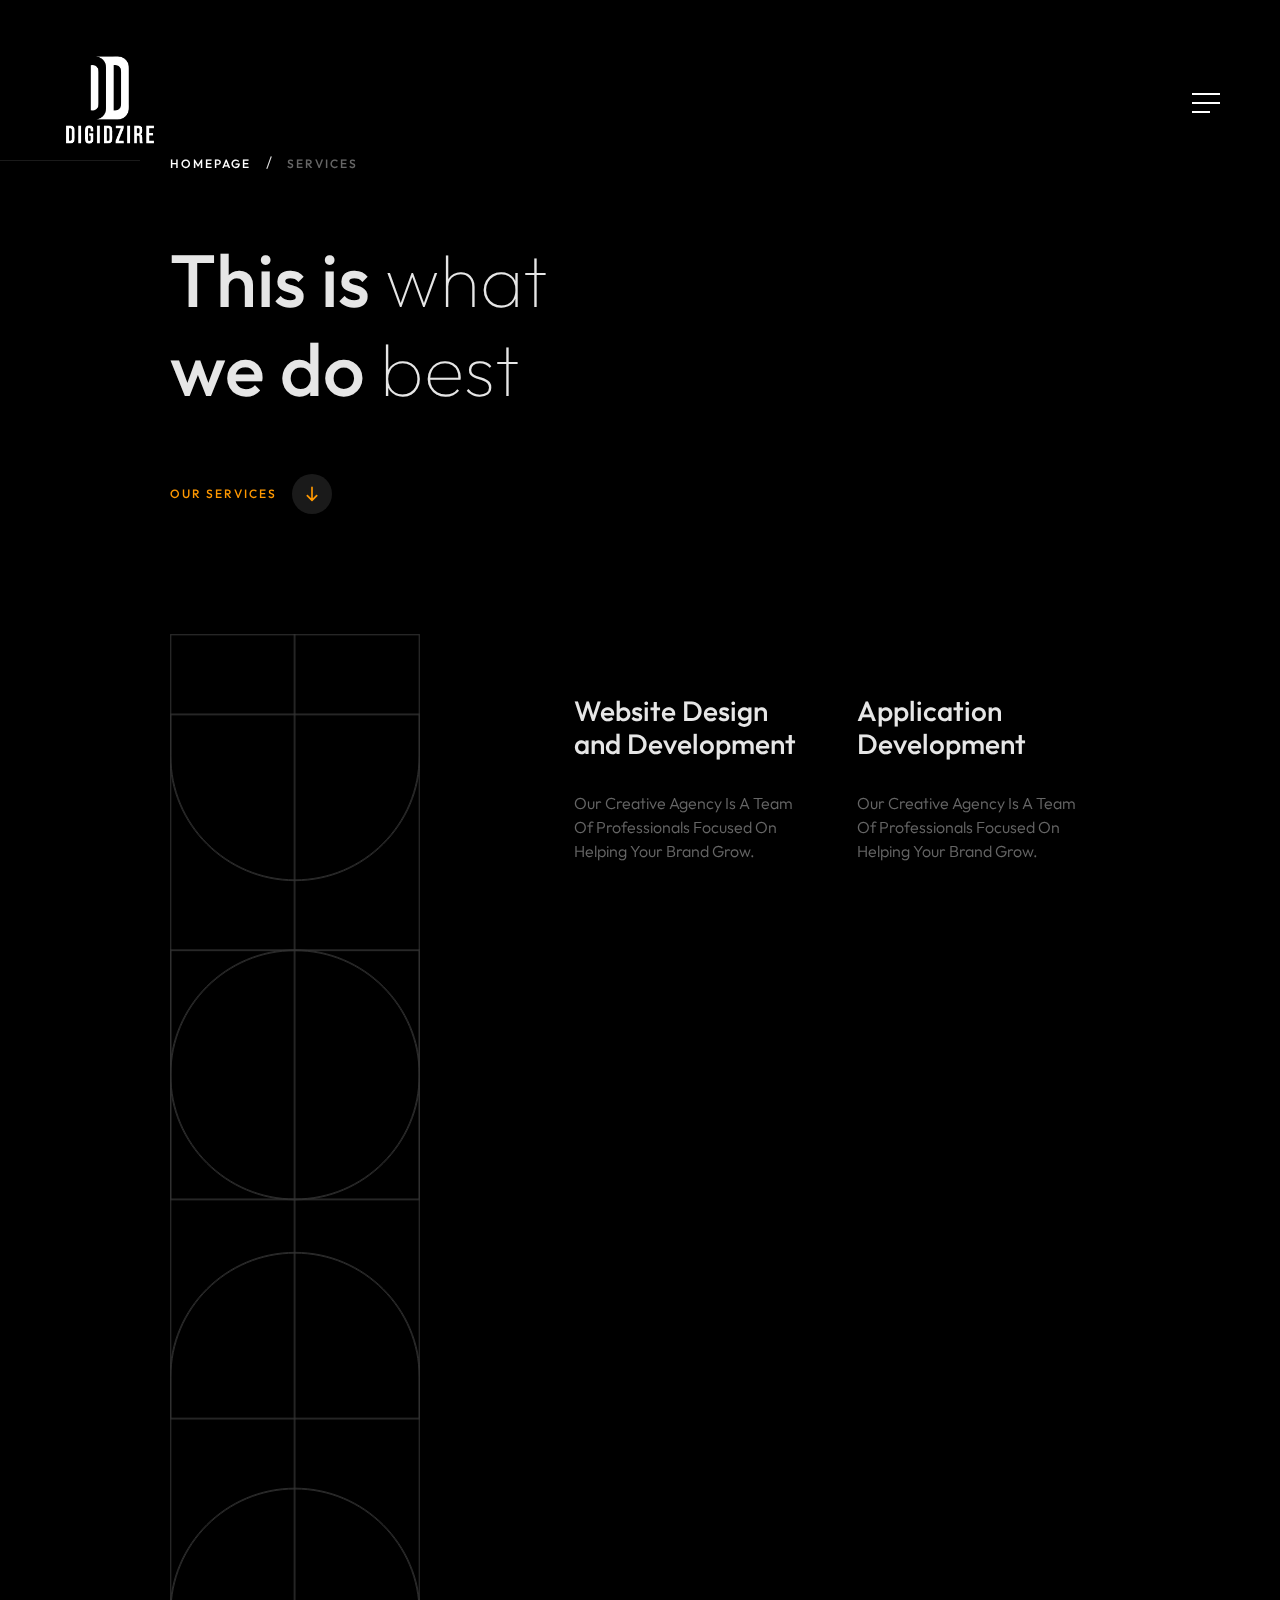
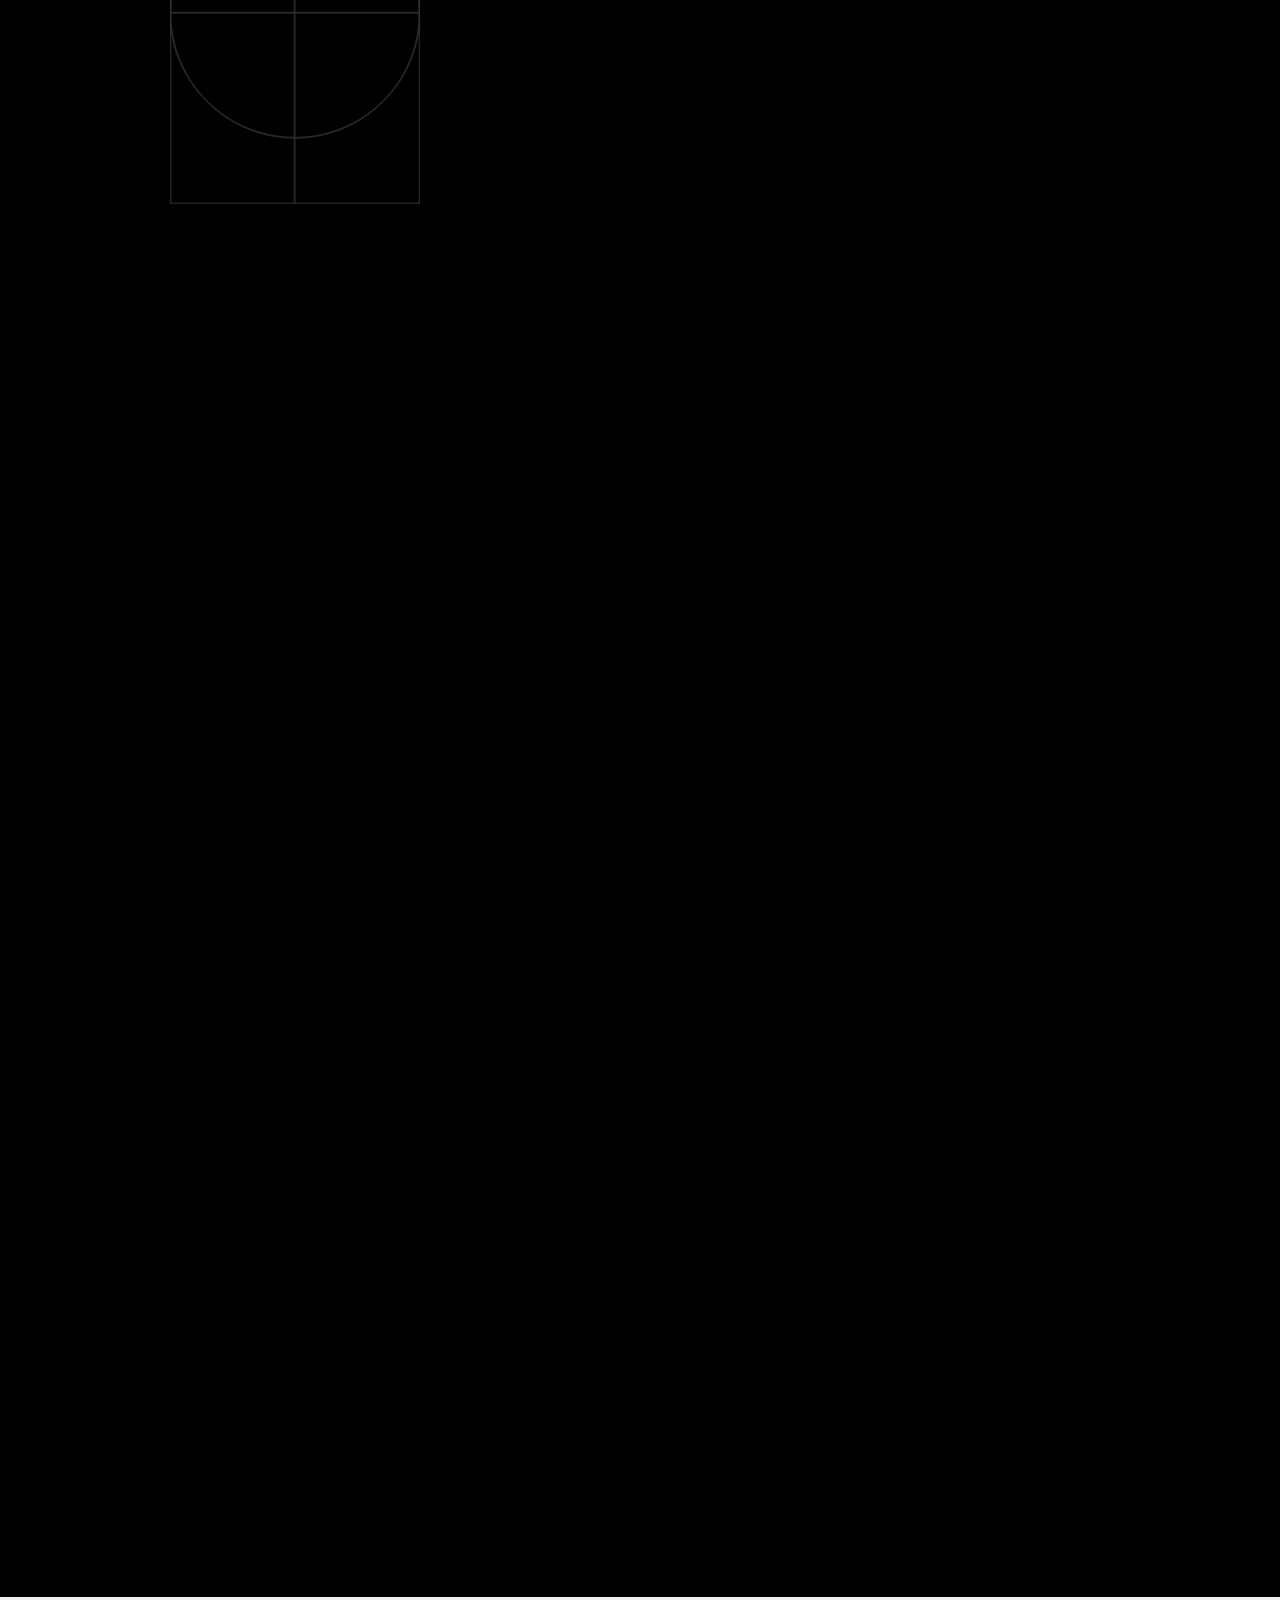
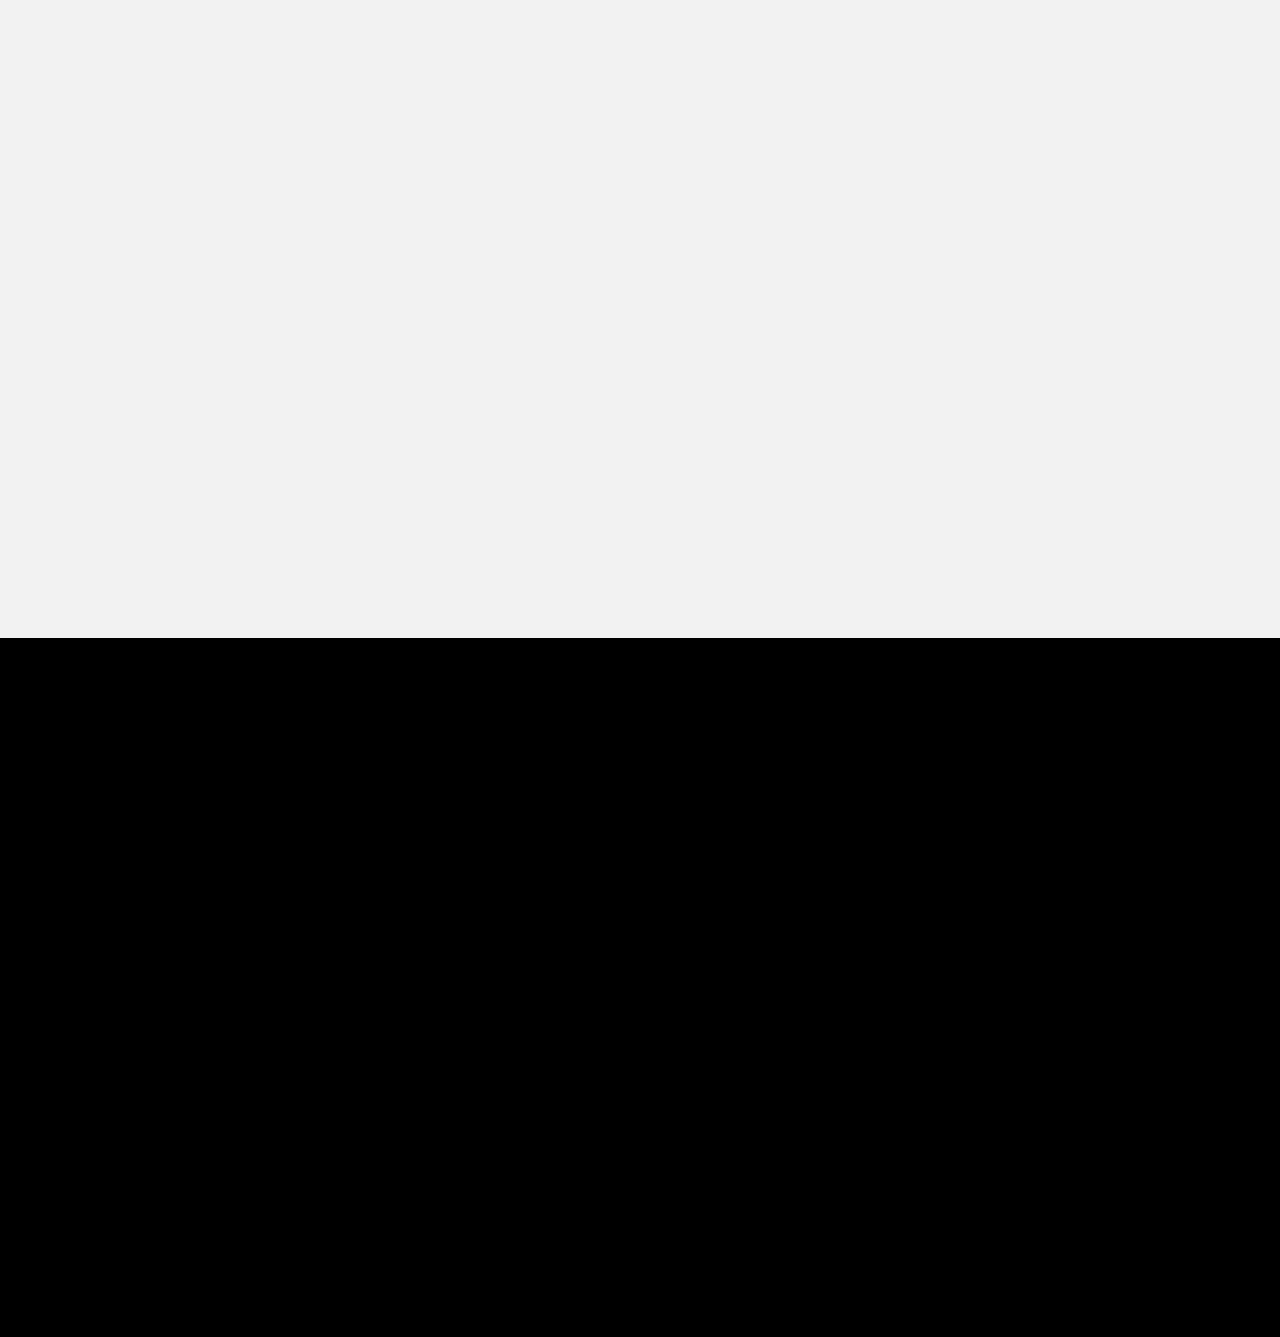
<file: services.html>
<!DOCTYPE html>
<html lang="zxx">

<head>

    <meta charset="UTF-8">
    <meta name="viewport" content="width=device-width, initial-scale=1.0">
    <meta http-equiv="X-UA-Compatible" content="ie=edge">

    <link rel="stylesheet" href="css/plugins/bootstrap-grid.css">
    <link rel="stylesheet" href="https://cdnjs.cloudflare.com/ajax/libs/font-awesome/6.5.2/css/all.min.css">
    <link rel="stylesheet" href="css/plugins/swiper.min.css">
    <link rel="stylesheet" href="css/plugins/fancybox.min.css">
    <link rel="stylesheet" href="css/style.css">
    <title>Digidzire | Services</title>

</head>

<body>

    <!-- wrapper -->
    <div class="mil-wrapper" id="top">

        <!-- cursor -->
        <div class="mil-ball">
            <span class="mil-icon-1">
                <svg viewBox="0 0 128 128">
                    <path d="M106.1,41.9c-1.2-1.2-3.1-1.2-4.2,0c-1.2,1.2-1.2,3.1,0,4.2L116.8,61H11.2l14.9-14.9c1.2-1.2,1.2-3.1,0-4.2	c-1.2-1.2-3.1-1.2-4.2,0l-20,20c-1.2,1.2-1.2,3.1,0,4.2l20,20c0.6,0.6,1.4,0.9,2.1,0.9s1.5-0.3,2.1-0.9c1.2-1.2,1.2-3.1,0-4.2	L11.2,67h105.5l-14.9,14.9c-1.2,1.2-1.2,3.1,0,4.2c0.6,0.6,1.4,0.9,2.1,0.9s1.5-0.3,2.1-0.9l20-20c1.2-1.2,1.2-3.1,0-4.2L106.1,41.9	z" />
                </svg>
            </span>
            <div class="mil-more-text">More</div>
            <div class="mil-choose-text">Сhoose</div>
        </div>
        <!-- cursor end -->

        <!-- scrollbar progress -->
        <div class="mil-progress-track">
            <div class="mil-progress"></div>
        </div>
        <!-- scrollbar progress end -->

        <!-- menu -->
        <div class="mil-menu-frame">
            <!-- frame clone -->
            <div class="mil-frame-top">
                <a href="index.html" class="mil-logo">DigiDzire</a>
                <div class="mil-menu-btn">
                    <span></span>
                </div>
            </div>
            <!-- frame clone end -->
            <div class="container">
                <div class="mil-menu-content">
                    <div class="row">
                        <div class="col-xl-12">
                            <nav class="mil-main-menu d-flex justify-content-center align-items-center" id="swupMenu">
                                <ul>
                                    <li class="mil-has-children">
                                        <a href="index.html">Home</a>
                                    </li>
                                    <li class="mil-has-children">
                                        <a href="#.">Services</a>
                                        <ul>
                                            <li><a href="services.html">Web Development</a></li>
                                            <li><a href="service.html">Application Developement</a></li>
                                            <li><a href="services.html">Graphics Designing</a></li>
                                            <li><a href="services.html">Content Marketing</a></li>
                                            <li><a href="services.html">Search Engine Optimization</a></li>
                                            <li><a href="service.html">Social Media Marketing</a></li>
                                            <li><a href="service.html">PhotoShoot</a></li>
                                            <li><a href="service.html">Print Media</a></li>
                                        </ul>
                                    </li>
                                    <li class="mil-has-children ">
                                        <a href="portfolio.html">Portfolio</a>
                                    </li>
                                    <li class="mil-has-children">
                                        <a href="#.">About us</a>
                                    </li>
                                    <li class="mil-has-children">
                                        <a href="contact.html">Contact Us</a>
                                    </li>
                                </ul>
                            </nav>

                        </div>
                    </div>
                </div>
            </div>
        </div>
        <!-- menu -->

        <!-- curtain -->
        <div class="mil-curtain"></div>
        <!-- curtain end -->

        <!-- frame -->
        <div class="mil-frame">
            <div class="mil-frame-top">
                <a href="index.html" class="mil-logo">
                    <img width="100px" height="100px" src="assets/DD Logo Black.png" alt="">
                </a>
                <div class="mil-menu-btn">
                    <span></span>
                </div>
            </div>
            <div class="mil-frame-bottom">
                <div class="mil-current-page"></div>
                <div class="mil-back-to-top">
                    <a href="#top" class="mil-link mil-dark mil-arrow-place">
                        <!-- <span>Back to top</span> -->
                    </a>
                </div>
            </div>
        </div>
        <!-- frame end -->

        <!-- content -->
        <div class="mil-content">
            <div id="swupMain" class="mil-main-transition">

                <!-- banner -->
                <div class="mil-dark-bg">
                    <div class="mil-inner-banner">
                        <div class="mi-invert-fix">
                            <div class="mil-banner-content mil-up">
                                <div class="mil-animation-frame">
                                    <div class="mil-animation mil-position-4 mil-scale" data-value-1="6" data-value-2="1.4"></div>
                                </div>
                                <div class="container">
                                    <ul class="mil-breadcrumbs mil-light mil-mb-60">
                                        <li><a href="index.html">Homepage</a></li>
                                        <li><a href="services.html">Services</a></li>
                                    </ul>
                                    <h1 class="mil-muted mil-mb-60">This is <span class="mil-thin">what</span><br> we do <span class="mil-thin">best</span></h1>
                                    <a href="#services" class="mil-link mil-accent mil-arrow-place mil-down-arrow">
                                        <span>Our services</span>
                                    </a>
                                </div>
                            </div>
                        </div>
                    </div>
                    <!-- banner end -->

                    <!-- services -->
                    <section id="services">
                        <div class="mi-invert-fix">
                            <div class="container mil-p-120-60">
                                <div class="row">
                                    <div class="col-lg-5">

                                        <div class="mil-lines-place mil-light"></div>

                                    </div>
                                    <div class="col-lg-7">
                                        <div class="row">
                                            <div class="col-md-6 col-lg-6">
                                                <a href="services.html" class="mil-service-card-lg mil-more mil-accent-cursor mil-offset">
                                                    <h4 class="mil-muted mil-up mil-mb-30">Website Design<br>and Development</h4>
                                                    <p class="mil-descr mil-light-soft mil-up mil-mb-30">Our creative agency is a team of professionals focused on helping your brand grow.</p>
                                                    <ul class="mil-service-list mil-light mil-mb-30">
                                                        <li class="mil-up">UX Audits</li>
                                                        <li class="mil-up">Design thinking</li>
                                                        <li class="mil-up">Methodologies</li>
                                                        <li class="mil-up">Wireframing</li>
                                                    </ul>
                                                    <div class="mil-link mil-accent mil-arrow-place mil-up">
                                                        <span>Read more</span>
                                                    </div>
                                                </a>
                                            </div>
                                            <div class="col-md-6 col-lg-6">
                                                <a href="service.html" class="mil-service-card-lg mil-more mil-accent-cursor mil-offset">
                                                    <h4 class="mil-muted mil-up mil-mb-30">Application <br>Development</h4>
                                                    <p class="mil-descr mil-light-soft mil-up mil-mb-30">Our creative agency is a team of professionals focused on helping your brand grow.</p>
                                                    <ul class="mil-service-list mil-light mil-mb-30">
                                                        <li class="mil-up">UX Audits</li>
                                                        <li class="mil-up">Design thinking</li>
                                                        <li class="mil-up">Methodologies</li>
                                                        <li class="mil-up">Wireframing</li>
                                                    </ul>
                                                    <div class="mil-link mil-accent mil-arrow-place mil-up">
                                                        <span>Read more</span>
                                                    </div>
                                                </a>
                                            </div>
                                            <div class="col-md-6 col-lg-6">
                                                <a href="graphic-design.html" class="mil-service-card-lg mil-more mil-accent-cursor mil-offset">
                                                    <h4 class="mil-muted mil-up mil-mb-30">Graphic <br>Designing</h4>
                                                    <p class="mil-descr mil-light-soft mil-up mil-mb-30">Our creative agency is a team of professionals focused on helping your brand grow.</p>
                                                    <ul class="mil-service-list mil-light mil-mb-30">
                                                        <li class="mil-up">Logo Design</li>
                                                        <li class="mil-up">Brand Identity</li>
                                                        <li class="mil-up">Marketing Collateral</li>
                                                        <li class="mil-up">Digital Graphics</li>
                                                    </ul>
                                                    <div class="mil-link mil-accent mil-arrow-place mil-up">
                                                        <span>Read more</span>
                                                    </div>
                                                </a>
                                            </div>
                                            <div class="col-md-6 col-lg-6">
                                                <a href="content-marketing.html" class="mil-service-card-lg mil-more mil-accent-cursor mil-offset">
                                                    <h4 class="mil-muted mil-up mil-mb-30">Content<br>Marketing</h4>
                                                    <p class="mil-descr mil-light-soft mil-up mil-mb-30">Our creative agency is a team of professionals focused on helping your brand grow.</p>
                                                    <ul class="mil-service-list mil-light mil-mb-30">
                                                        <li class="mil-up">Strategic Content Planning</li>
                                                        <li class="mil-up">Content Creation</li>
                                                        <li class="mil-up">Content Distribution</li>
                                                        <li class="mil-up">Wireframing</li>
                                                    </ul>
                                                    <div class="mil-link mil-accent mil-arrow-place mil-up">
                                                        <span>Read more</span>
                                                    </div>
                                                </a>
                                            </div>
                                            <div class="col-md-6 col-lg-6">
                                                <a href="search-engine-optimization.html" class="mil-service-card-lg mil-more mil-accent-cursor mil-offset">
                                                    <h4 class="mil-muted mil-up mil-mb-30">Search Engine<br>Optimization</h4>
                                                    <p class="mil-descr mil-light-soft mil-up mil-mb-30">Our creative agency is a team of professionals focused on helping your brand grow.</p>
                                                    <ul class="mil-service-list mil-light mil-mb-30">
                                                        <li class="mil-up">Keyword Research and Analysis</li>
                                                        <li class="mil-up">On-Page SEO</li>
                                                        <li class="mil-up">Off-Page SEO</li>
                                                        <li class="mil-up">SEO Analytics and Reporting</li>
                                                    </ul>
                                                    <div class="mil-link mil-accent mil-arrow-place mil-up">
                                                        <span>Read more</span>
                                                    </div>
                                                </a>
                                            </div>
                                            <div class="col-md-6 col-lg-6">
                                                <a href="social-media-marketing.html" class="mil-service-card-lg mil-more mil-accent-cursor mil-offset">
                                                    <h4 class="mil-muted mil-up mil-mb-30">Social Media <br>Marketing</h4>
                                                    <p class="mil-descr mil-light-soft mil-up mil-mb-30">Our creative agency is a team of professionals focused on helping your brand grow.</p>
                                                    <ul class="mil-service-list mil-light mil-mb-30">
                                                        <li class="mil-up">Social Media Strategy Development</li>
                                                        <li class="mil-up">Content Creation and Curation</li>
                                                        <li class="mil-up">Community Management</li>
                                                        <li class="mil-up">Paid Social Media Advertising</li>
                                                    </ul>
                                                    <div class="mil-link mil-accent mil-arrow-place mil-up">
                                                        <span>Read more</span>
                                                    </div>
                                                </a>
                                            </div>
                                            <div class="col-md-6 col-lg-6">
                                                <a href="photoshoot.html" class="mil-service-card-lg mil-more mil-accent-cursor mil-offset">
                                                    <h4 class="mil-muted mil-up mil-mb-30">Photoshoot</h4>
                                                    <p class="mil-descr mil-light-soft mil-up mil-mb-30">Our creative agency is a team of professionals focused on helping your brand grow.</p>
                                                    <ul class="mil-service-list mil-light mil-mb-30">
                                                        <li class="mil-up">Corporate and Business Photography</li>
                                                        <li class="mil-up">Product Photography</li>
                                                        <li class="mil-up">Event Photography</li>
                                                        <li class="mil-up">Fashion and Lifestyle Photography</li>
                                                    </ul>
                                                    <div class="mil-link mil-accent mil-arrow-place mil-up">
                                                        <span>Read more</span>
                                                    </div>
                                                </a>
                                            </div>
                                            <div class="col-md-6 col-lg-6">
                                                <a href="print-media.html" class="mil-service-card-lg mil-more mil-accent-cursor mil-offset">
                                                    <h4 class="mil-muted mil-up mil-mb-30">Media Print</h4>
                                                    <p class="mil-descr mil-light-soft mil-up mil-mb-30">Our creative agency is a team of professionals focused on helping your brand grow.</p>
                                                    <ul class="mil-service-list mil-light mil-mb-30">
                                                        <li class="mil-up">Business Essentials</li>
                                                        <li class="mil-up">Marketing Materials</li>
                                                        <li class="mil-up">Event Collateral</li>
                                                        <li class="mil-up">Packaging and Labels</li>
                                                    </ul>
                                                    <div class="mil-link mil-accent mil-arrow-place mil-up">
                                                        <span>Read more</span>
                                                    </div>
                                                </a>
                                            </div>
                                        </div>
                                    </div>
                                </div>
                            </div>
                        </div>
                    </section>
                </div>
                <!-- services end -->

                <!-- call to action -->
                <section class="mil-soft-bg">
                    <div class="container mil-p-120-120">
                        <div class="row">
                            <div class="col-lg-10">

                                <span class="mil-suptitle mil-suptitle-right mil-suptitle-dark mil-up">Looking to make your mark? We'll help you turn <br> your project into a success story.</span>

                            </div>
                        </div>
                        <div class="mil-center">
                            <h2 class="mil-up mil-mb-60">Let’s make an <span class="mil-thin">impact</span><br> together. Ready <span class="mil-thin">when you are</span></h2>
                            <div class="mil-up"><a href="contact.html" class="mil-button mil-arrow-place"><span>Contact us</span></a></div>
                        </div>
                    </div>
                </section>
                <!-- call to action end -->

                <!-- footer -->
                <footer class="mil-dark-bg">
                    <div class="mi-invert-fix">
                        <div class="container mil-p-120-60">
                            <div class="row justify-content-between">
                                <div class="col-md-4 col-lg-4 mil-mb-60">

                                    <div class="mil-muted mil-logo mil-up mil-mb-30">DigiDzire</div>

                                    <p class="mil-light-soft mil-up mil-mb-30">Subscribe our newsletter:</p>

                                    <form class="mil-subscribe-form mil-up">
                                        <input type="text" placeholder="Enter our email">
                                        <button type="submit" class="mil-button mil-icon-button-sm mil-arrow-place"></button>
                                    </form>

                                </div>
                                <div class="col-md-7 col-lg-6">
                                    <div class="row justify-content-end">
                                        <div class="col-md-6 col-lg-7">
                                            <nav class="mil-footer-menu mil-mb-60">
                                                <ul>
                                                    <li class="mil-up mil-active">
                                                        <a href="index.html">Home</a>
                                                    </li>
                                                    <li class="mil-up">
                                                        <a href="portfolio.html">Portfolio</a>
                                                    </li>
                                                    <li class="mil-up">
                                                        <a href="services.html">Services</a>
                                                    </li>
                                                    <li class="mil-up">
                                                        <a href="blog.html">Blog</a>
                                                    </li>
                                                </ul>
                                            </nav>
                                        </div>
                                        <div class="col-md-6 col-lg-5">
                                            <ul class="mil-menu-list mil-up mil-mb-60">
                                                <li><a href="career.html" class="mil-light-soft">Careers</a></li>
                                                <li><a href="contact.html" class="mil-light-soft">Get A Quote</a></li>
                                            </ul>
                                        </div>
                                    </div>
                                </div>
                            </div>

                            <div class="row justify-content-between flex-sm-row-reverse">
                                <div class="col-md-7 col-lg-6">
                                    <div class="row justify-content-between">
                                        <div class="col-md-6 col-lg-5 mil-mb-60">
                                            <h6 class="mil-muted mil-up mil-mb-30">India</h6>
                                            <p class="mil-light-soft mil-up">The Clyde House, Mall Road, Kanpur Nagar 208001 <span class="mil-no-wrap">+91 9120454545</span></p>
                                        </div>
                                    </div>
                                </div>
                                <div class="col-md-4 col-lg-6 mil-mb-60">
                                    <div class="mil-vert-between">
                                        <div class="mil-mb-30">
                                            <ul class="mil-social-icons mil-up">
                                                <li><a href="#." target="_blank" class="social-icon"><i class="fa-brands fa-instagram"></i></a></li>
                                                <li><a href="#." target="_blank" class="social-icon"><i class="fa-brands fa-facebook-f"></i></a></li>
                                                <li><a href="#." target="_blank" class="social-icon"><i class="fa-brands fa-linkedin-in"></i></a></li>
                                            </ul>
                                        </div>
                                        <p class="mil-light-soft mil-up">© Copyright 2023 by Digidzire.com All Rights Reserved.</p>
                                    </div>
                                </div>
                            </div>
                        </div>
                    </div>
                </footer>
                <!-- footer end -->

                <!-- hidden elements -->
                <div class="mil-hidden-elements">
                    <div class="mil-dodecahedron">
                        <div class="mil-pentagon">
                            <div></div>
                            <div></div>
                            <div></div>
                            <div></div>
                            <div></div>
                        </div>
                        <div class="mil-pentagon">
                            <div></div>
                            <div></div>
                            <div></div>
                            <div></div>
                            <div></div>
                        </div>
                        <div class="mil-pentagon">
                            <div></div>
                            <div></div>
                            <div></div>
                            <div></div>
                            <div></div>
                        </div>
                        <div class="mil-pentagon">
                            <div></div>
                            <div></div>
                            <div></div>
                            <div></div>
                            <div></div>
                        </div>
                        <div class="mil-pentagon">
                            <div></div>
                            <div></div>
                            <div></div>
                            <div></div>
                            <div></div>
                        </div>
                        <div class="mil-pentagon">
                            <div></div>
                            <div></div>
                            <div></div>
                            <div></div>
                            <div></div>
                        </div>
                        <div class="mil-pentagon">
                            <div></div>
                            <div></div>
                            <div></div>
                            <div></div>
                            <div></div>
                        </div>
                        <div class="mil-pentagon">
                            <div></div>
                            <div></div>
                            <div></div>
                            <div></div>
                            <div></div>
                        </div>
                        <div class="mil-pentagon">
                            <div></div>
                            <div></div>
                            <div></div>
                            <div></div>
                            <div></div>
                        </div>
                        <div class="mil-pentagon">
                            <div></div>
                            <div></div>
                            <div></div>
                            <div></div>
                            <div></div>
                        </div>
                        <div class="mil-pentagon">
                            <div></div>
                            <div></div>
                            <div></div>
                            <div></div>
                            <div></div>
                        </div>
                        <div class="mil-pentagon">
                            <div></div>
                            <div></div>
                            <div></div>
                            <div></div>
                            <div></div>
                        </div>
                    </div>

                    <svg xmlns="http://www.w3.org/2000/svg" viewBox="0 0 24 24" class="mil-arrow">
                        <path d="M 14 5.3417969 C 13.744125 5.3417969 13.487969 5.4412187 13.292969 5.6367188 L 13.207031 5.7226562 C 12.816031 6.1136563 12.816031 6.7467188 13.207031 7.1367188 L 17.070312 11 L 4 11 C 3.448 11 3 11.448 3 12 C 3 12.552 3.448 13 4 13 L 17.070312 13 L 13.207031 16.863281 C 12.816031 17.254281 12.816031 17.887344 13.207031 18.277344 L 13.292969 18.363281 C 13.683969 18.754281 14.317031 18.754281 14.707031 18.363281 L 20.363281 12.707031 C 20.754281 12.316031 20.754281 11.682969 20.363281 11.292969 L 14.707031 5.6367188 C 14.511531 5.4412187 14.255875 5.3417969 14 5.3417969 z" />
                    </svg>

                    <svg width="250" viewBox="0 0 300 1404" fill="none" xmlns="http://www.w3.org/2000/svg" class="mil-lines">
                        <path fill-rule="evenodd" clip-rule="evenodd" d="M1 892L1 941H299V892C299 809.71 232.29 743 150 743C67.7096 743 1 809.71 1 892ZM0 942H300V892C300 809.157 232.843 742 150 742C67.1573 742 0 809.157 0 892L0 942Z" class="mil-move" />
                        <path fill-rule="evenodd" clip-rule="evenodd" d="M299 146V97L1 97V146C1 228.29 67.7096 295 150 295C232.29 295 299 228.29 299 146ZM300 96L0 96V146C0 228.843 67.1573 296 150 296C232.843 296 300 228.843 300 146V96Z" class="mil-move" />
                        <path fill-rule="evenodd" clip-rule="evenodd" d="M299 1H1V1403H299V1ZM0 0V1404H300V0H0Z" />
                        <path fill-rule="evenodd" clip-rule="evenodd" d="M150 -4.37115e-08L150 1404L149 1404L149 0L150 -4.37115e-08Z" />
                        <path fill-rule="evenodd" clip-rule="evenodd" d="M150 1324C232.29 1324 299 1257.29 299 1175C299 1092.71 232.29 1026 150 1026C67.7096 1026 1 1092.71 1 1175C1 1257.29 67.7096 1324 150 1324ZM150 1325C232.843 1325 300 1257.84 300 1175C300 1092.16 232.843 1025 150 1025C67.1573 1025 0 1092.16 0 1175C0 1257.84 67.1573 1325 150 1325Z" class="mil-move" />
                        <path fill-rule="evenodd" clip-rule="evenodd" d="M300 1175H0V1174H300V1175Z" class="mil-move" />
                        <path fill-rule="evenodd" clip-rule="evenodd" d="M150 678C232.29 678 299 611.29 299 529C299 446.71 232.29 380 150 380C67.7096 380 1 446.71 1 529C1 611.29 67.7096 678 150 678ZM150 679C232.843 679 300 611.843 300 529C300 446.157 232.843 379 150 379C67.1573 379 0 446.157 0 529C0 611.843 67.1573 679 150 679Z" class="mil-move" />
                        <path fill-rule="evenodd" clip-rule="evenodd" d="M299 380H1V678H299V380ZM0 379V679H300V379H0Z" class="mil-move" />
                    </svg>
                </div>
                <!-- hidden elements end -->

            </div>
        </div>
        <!-- content -->
    </div>
    <!-- wrapper end -->

    <script src="js/plugins/jquery.min.js"></script>
    <script src="js/plugins/swup.min.js"></script>
    <script src="js/plugins/swiper.min.js"></script>
    <script src="js/plugins/fancybox.min.js"></script>
    <script src="js/plugins/gsap.min.js"></script>
    <script src="js/plugins/smooth-scroll.js"></script>
    <script src="js/plugins/ScrollTrigger.min.js"></script>
    <script src="js/plugins/ScrollTo.min.js"></script>
    <script src="js/main.js"></script>


</body>

</html>
</file>
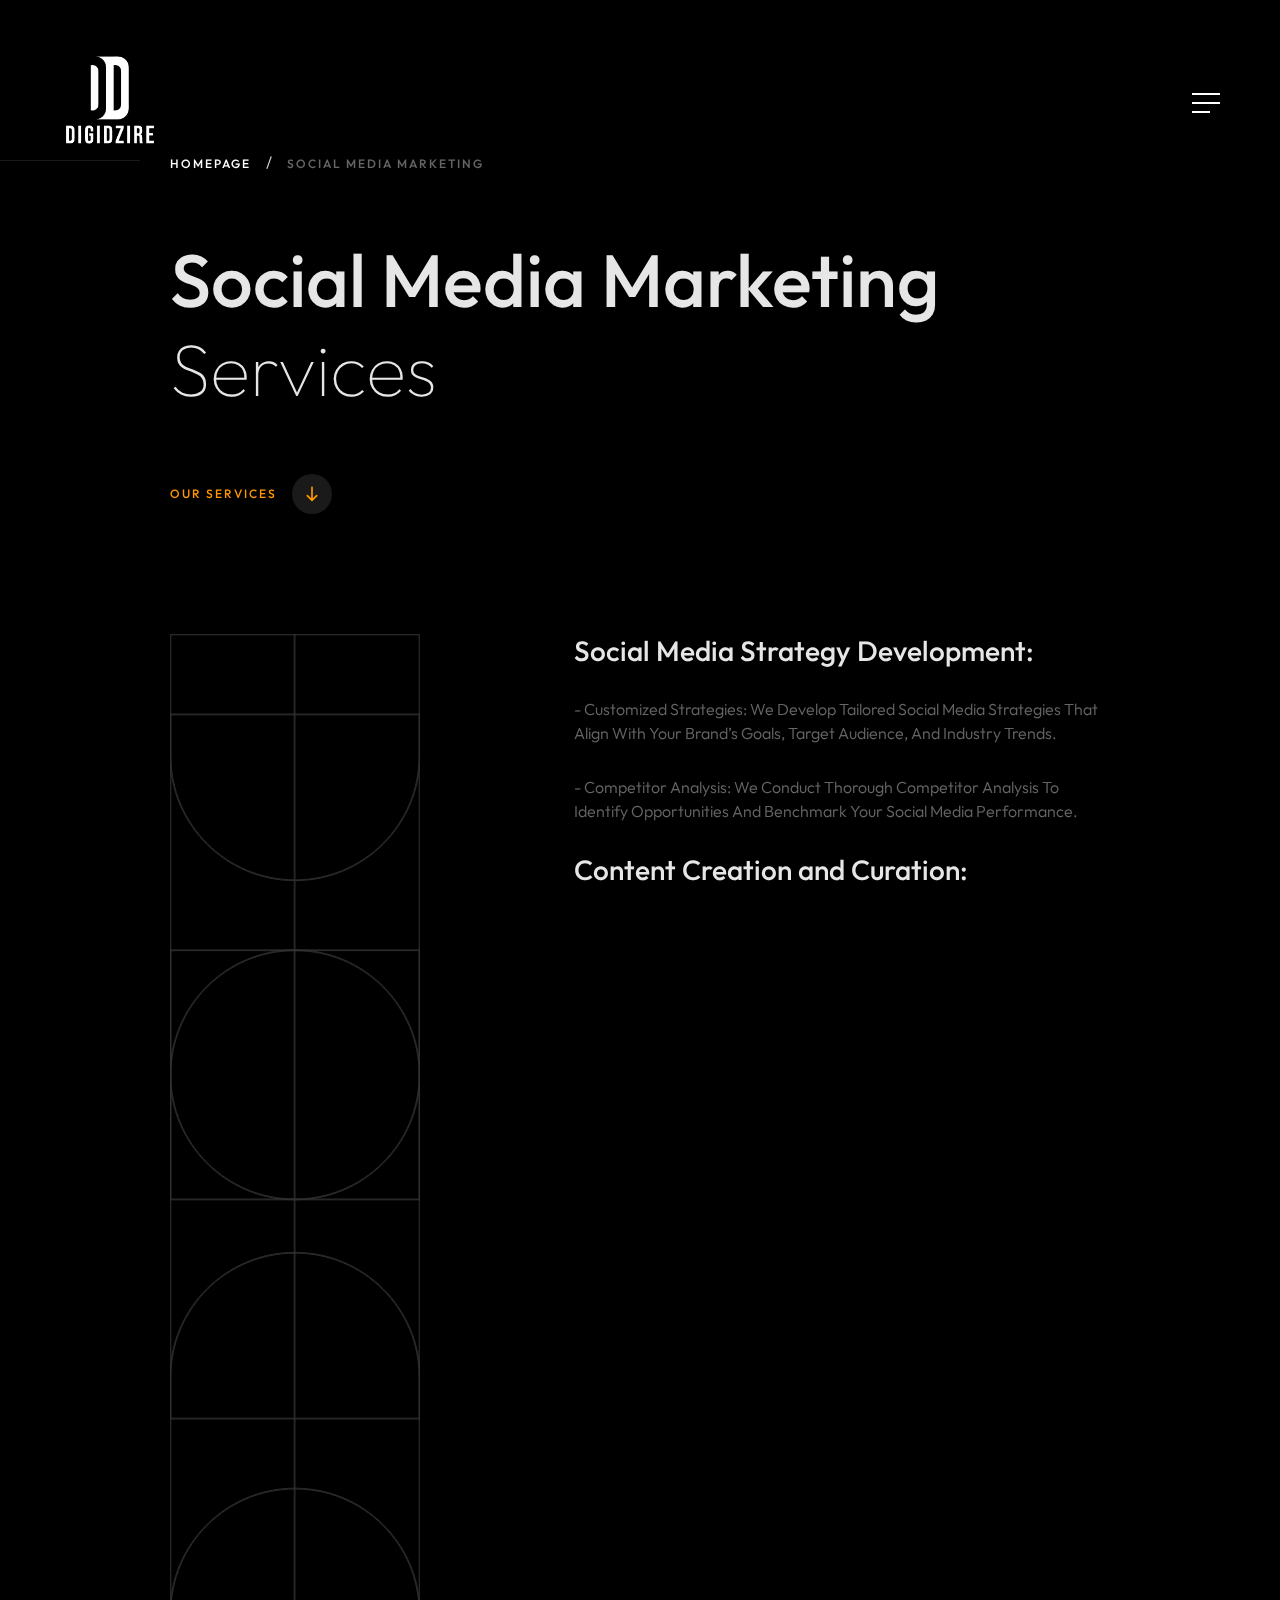
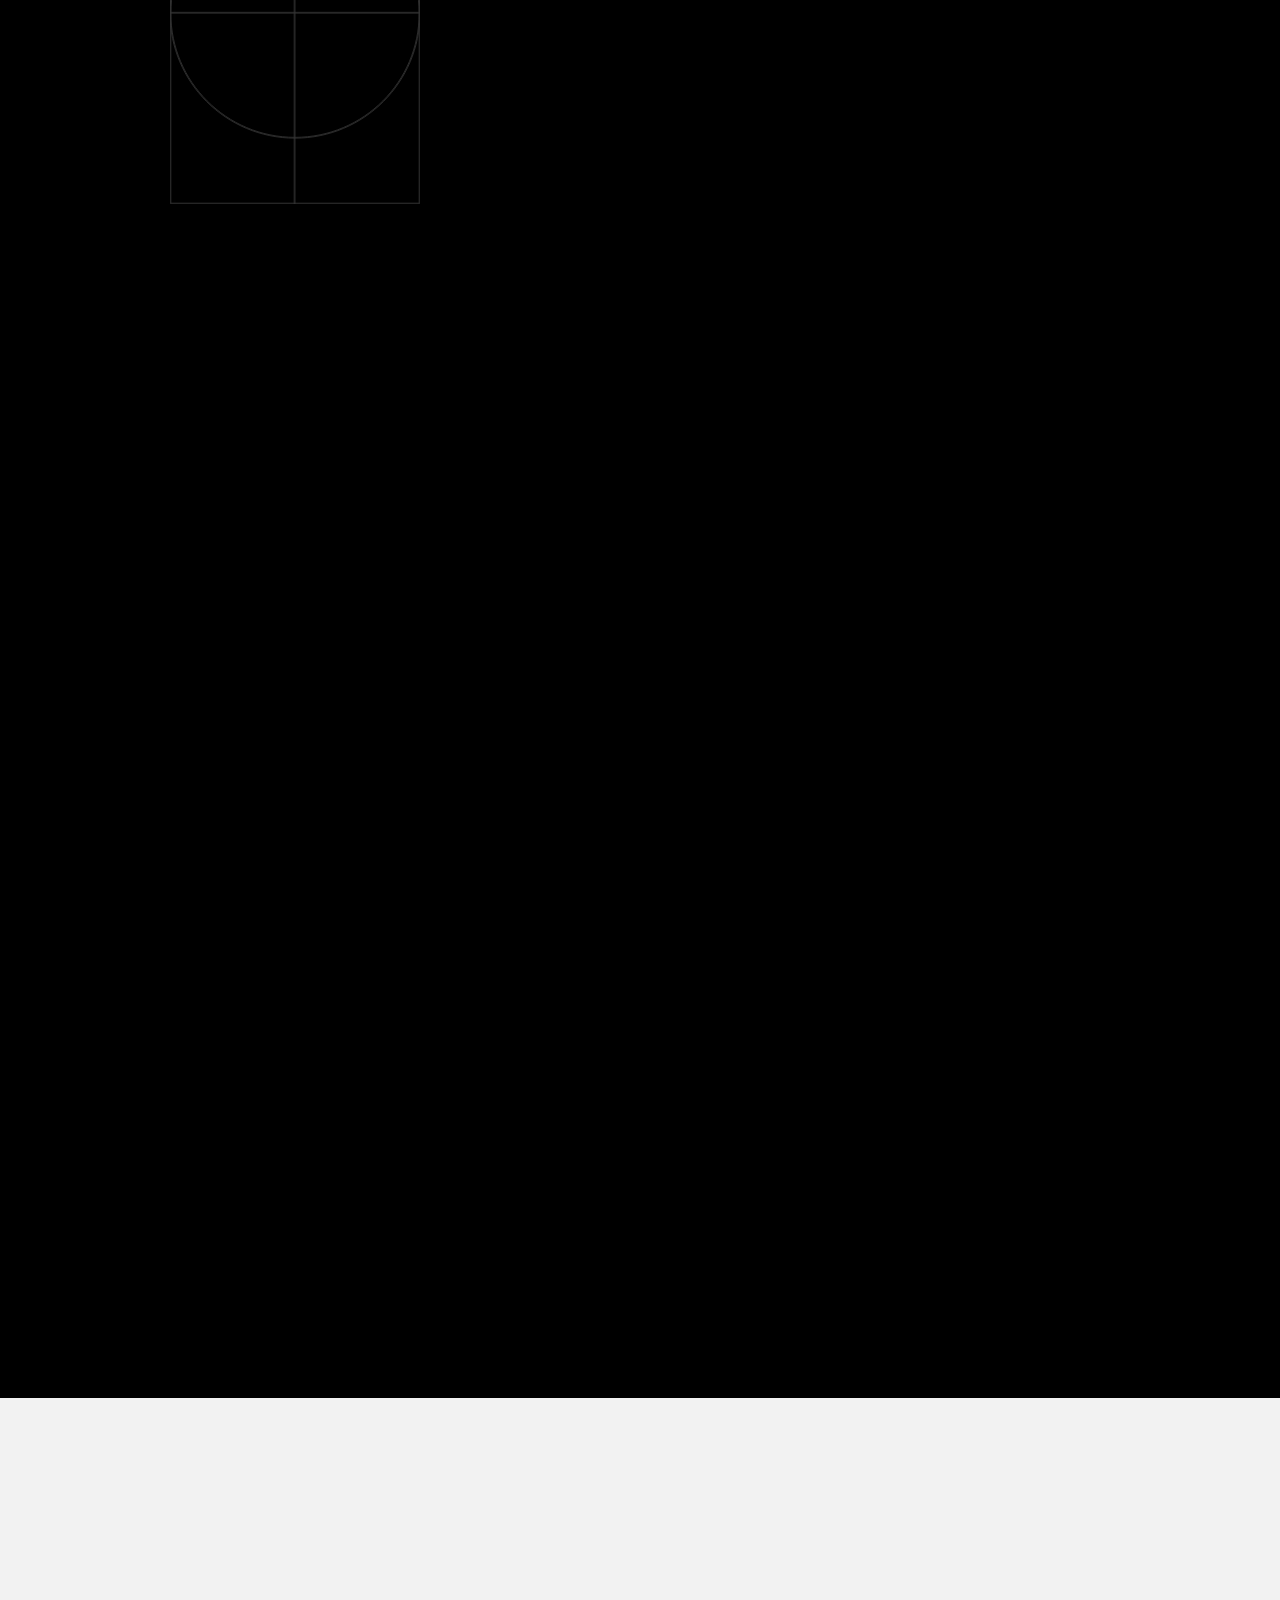
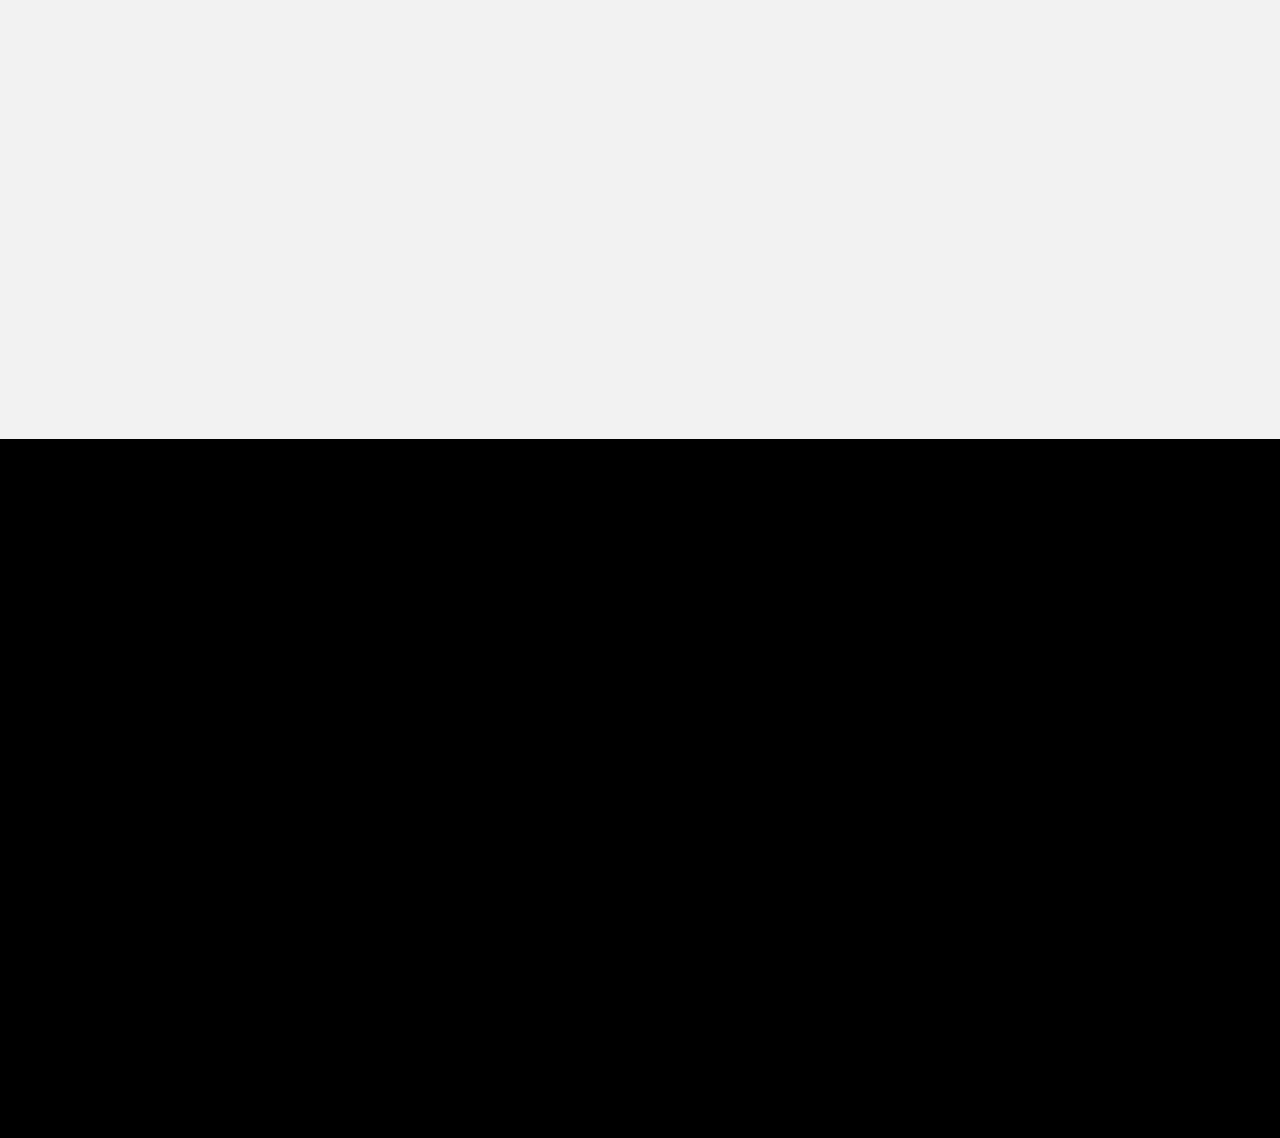
<file: social-media-marketing.html>
<!DOCTYPE html>
<html lang="zxx">

<head>

    <meta charset="UTF-8">
    <meta name="viewport" content="width=device-width, initial-scale=1.0">
    <meta http-equiv="X-UA-Compatible" content="ie=edge">

    <link rel="stylesheet" href="css/plugins/bootstrap-grid.css">
    <link rel="stylesheet" href="https://cdnjs.cloudflare.com/ajax/libs/font-awesome/6.5.2/css/all.min.css">
    <link rel="stylesheet" href="css/plugins/swiper.min.css">
    <link rel="stylesheet" href="css/plugins/fancybox.min.css">
    <link rel="stylesheet" href="css/style.css">
    <title>Digidzire | Social Media Marketing</title>

</head>

<body>

    <!-- wrapper -->
    <div class="mil-wrapper" id="top">

        <!-- cursor -->
        <div class="mil-ball">
            <span class="mil-icon-1">
                <svg viewBox="0 0 128 128">
                    <path d="M106.1,41.9c-1.2-1.2-3.1-1.2-4.2,0c-1.2,1.2-1.2,3.1,0,4.2L116.8,61H11.2l14.9-14.9c1.2-1.2,1.2-3.1,0-4.2	c-1.2-1.2-3.1-1.2-4.2,0l-20,20c-1.2,1.2-1.2,3.1,0,4.2l20,20c0.6,0.6,1.4,0.9,2.1,0.9s1.5-0.3,2.1-0.9c1.2-1.2,1.2-3.1,0-4.2	L11.2,67h105.5l-14.9,14.9c-1.2,1.2-1.2,3.1,0,4.2c0.6,0.6,1.4,0.9,2.1,0.9s1.5-0.3,2.1-0.9l20-20c1.2-1.2,1.2-3.1,0-4.2L106.1,41.9	z" />
                </svg>
            </span>
            <div class="mil-more-text">More</div>
            <div class="mil-choose-text">Сhoose</div>
        </div>
        <!-- cursor end -->
        <!-- scrollbar progress -->
        <div class="mil-progress-track">
            <div class="mil-progress"></div>
        </div>
        <!-- scrollbar progress end -->

        <!-- menu -->
        <div class="mil-menu-frame">
            <!-- frame clone -->
            <div class="mil-frame-top">
                <a href="index.html" class="mil-logo">DigiDzire</a>
                <div class="mil-menu-btn">
                    <span></span>
                </div>
            </div>
            <!-- frame clone end -->
            <div class="container">
                <div class="mil-menu-content">
                    <div class="row">
                        <div class="col-xl-12">
                            <nav class="mil-main-menu d-flex justify-content-center align-items-center" id="swupMenu">
                                <ul>
                                    <li class="mil-has-children">
                                        <a href="index.html">Home</a>
                                    </li>
                                    <li class="mil-has-children">
                                        <a href="#.">Services</a>
                                        <ul>
                                            <li><a href="services.html">Web Development</a></li>
                                            <li><a href="service.html">Application Developement</a></li>
                                            <li><a href="services.html">Graphics Designing</a></li>
                                            <li><a href="services.html">Content Marketing</a></li>
                                            <li><a href="services.html">Search Engine Optimization</a></li>
                                            <li><a href="service.html">Social Media Marketing</a></li>
                                            <li><a href="service.html">PhotoShoot</a></li>
                                            <li><a href="service.html">Print Media</a></li>
                                        </ul>
                                    </li>
                                    <li class="mil-has-children ">
                                        <a href="portfolio.html">Portfolio</a>
                                    </li>
                                    <li class="mil-has-children">
                                        <a href="#.">About us</a>
                                    </li>
                                    <li class="mil-has-children">
                                        <a href="contact.html">Contact Us</a>
                                    </li>
                                </ul>
                            </nav>

                        </div>
                    </div>
                </div>
            </div>
        </div>
        <!-- menu -->

        <!-- curtain -->
        <div class="mil-curtain"></div>
        <!-- curtain end -->

        <!-- frame -->
        <div class="mil-frame">
            <div class="mil-frame-top">
                <a href="index.html" class="mil-logo">
                    <img width="100px" height="100px" src="assets/DD Logo Black.png" alt="">
                </a>
                <div class="mil-menu-btn">
                    <span></span>
                </div>
            </div>
            <div class="mil-frame-bottom">
                <div class="mil-current-page"></div>
                <div class="mil-back-to-top">
                    <a href="#top" class="mil-link mil-dark mil-arrow-place">
                        <!-- <span>Back to top</span> -->
                    </a>
                </div>
            </div>
        </div>
        <!-- frame end -->

        <!-- content -->
        <div class="mil-content">
            <div id="swupMain" class="mil-main-transition">

                <!-- banner -->
                <div class="mil-dark-bg">
                    <div class="mil-inner-banner">
                        <div class="mi-invert-fix">
                            <div class="mil-banner-content mil-up">
                                <div class="mil-animation-frame">
                                    <div class="mil-animation mil-position-4 mil-scale" data-value-1="6" data-value-2="1.4"></div>
                                </div>
                                <div class="container">
                                    <ul class="mil-breadcrumbs mil-light mil-mb-60">
                                        <li><a href="index.html">Homepage</a></li>
                                        <li><a href="services.html">Social Media Marketing</a></li>
                                    </ul>
                                    <h1 class="mil-muted mil-mb-60">Social Media Marketing <br><span class="mil-thin">Services</span></h1>
                                    <a href="#services" class="mil-link mil-accent mil-arrow-place mil-down-arrow">
                                        <span>Our services</span>
                                    </a>
                                </div>
                            </div>
                        </div>
                    </div>
                    <!-- banner end -->

                    <!-- services -->
                    <section id="services">
                        <div class="mi-invert-fix">
                            <div class="container mil-p-120-60">
                                <div class="row">
                                    <div class="col-lg-5">

                                        <div class="mil-lines-place mil-light"></div>

                                    </div>
                                    <div class="col-lg-7">
                                        <h4 class="mil-muted mil-up mil-mb-30">Social Media Strategy Development:</h4>
                                        <p class="mil-descr mil-light-soft mil-up mil-mb-30">- Customized Strategies: We develop tailored social media strategies that align with your brand’s goals, target audience, and industry trends.</p>
                                        <p class="mil-descr mil-light-soft mil-up mil-mb-30">- Competitor Analysis: We conduct thorough competitor analysis to identify opportunities and benchmark your social media performance.</p>
                                        <h4 class="mil-muted mil-up mil-mb-30">Content Creation and Curation:</h4>
                                        <p class="mil-descr mil-light-soft mil-up mil-mb-30">- Engaging Posts: Crafting visually appealing and compelling content that captures your brand’s voice and engages your audience.</p>
                                        <p class="mil-descr mil-light-soft mil-up mil-mb-30">- Multimedia Content: Producing high-quality images, videos, infographics, and more to enhance your social media presence.</p>
                                        <p class="mil-descr mil-light-soft mil-up mil-mb-30">- Content Calendar: Planning and scheduling content to ensure a consistent and cohesive posting schedule.</p>
                                        <h4 class="mil-muted mil-up mil-mb-30">Community Management:</h4>
                                        <p class="mil-descr mil-light-soft mil-up mil-mb-30">- Audience Engagement: Actively engaging with your followers by responding to comments, messages, and reviews to build a loyal community.</p>
                                        <p class="mil-descr mil-light-soft mil-up mil-mb-30">- Reputation Management: Monitoring and managing your online reputation, addressing customer concerns, and promoting positive interactions.</p>
                                        <h4 class="mil-muted mil-up mil-mb-30">Paid Social Media Advertising:</h4>
                                        <p class="mil-descr mil-light-soft mil-up mil-mb-30">- Targeted Campaigns: Creating and managing targeted ad campaigns on platforms like Facebook, Instagram, LinkedIn, and Twitter to reach your ideal audience.</p>
                                        <p class="mil-descr mil-light-soft mil-up mil-mb-30">- Budget Optimization: Maximizing your ad spend by optimizing campaigns for the best possible return on investment (ROI).</p>
                                        <p class="mil-descr mil-light-soft mil-up mil-mb-30">- Performance Tracking: Continuously monitoring and adjusting campaigns based on performance metrics to ensure optimal results.</p>
                                        <h4 class="mil-muted mil-up mil-mb-30">Influencer Marketing:</h4>
                                        <p class="mil-descr mil-light-soft mil-up mil-mb-30">- Influencer Partnerships: Identifying and collaborating with relevant influencers to amplify your brand’s reach and credibility.</p>
                                        <p class="mil-descr mil-light-soft mil-up mil-mb-30">- Customized Solutions: Our strategies are tailored to your unique business needs, ensuring maximum impact and ROI.</p>
                                        <h4 class="mil-muted mil-up mil-mb-30">Analytics and Reporting:</h4>
                                        <p class="mil-descr mil-light-soft mil-up mil-mb-30">- In-Depth Analysis: Providing detailed insights into your social media performance, including engagement rates, follower growth, and campaign effectiveness.</p>
                                        <p class="mil-descr mil-light-soft mil-up mil-mb-30">- Regular Reports: Delivering regular reports with actionable recommendations to continually improve your social media strategy.</p>
                                        <h4 class="mil-muted mil-up mil-mb-30">Why Choose Digidzire for Social Media Marketing?</h4>
                                        <p class="mil-descr mil-light-soft mil-up mil-mb-30">- Expert Team: Our team of social media specialists brings a wealth of experience and creativity to every campaign.</p>
                                        <p class="mil-descr mil-light-soft mil-up mil-mb-30">- Tailored Approach: We understand that every business is unique, and we tailor our strategies to meet your specific needs and objectives.</p>
                                        <p class="mil-descr mil-light-soft mil-up mil-mb-30">- Engaging Content: We create content that not only looks great but also drives meaningful engagement and builds a strong connection with your audience.</p>
                                        <p class="mil-descr mil-light-soft mil-up mil-mb-30">- Data-Driven Decisions: Our strategies are backed by data and analytics, ensuring that every decision is informed and effective.</p>
                                        <p class="mil-descr mil-light-soft mil-up mil-mb-30">- Proven Results: We focus on delivering measurable results that contribute to your business growth and success.</p>
                                        <h4 class="mil-muted mil-up mil-mb-30">Boost Your Social Media Presence with Digidzire:</h4>
                                        <p class="mil-descr mil-light-soft mil-up mil-mb-30">At Digidzire, we are dedicated to helping your brand thrive on social media. Our comprehensive SMM services are designed to elevate your online presence, foster engagement, and drive conversions. Let us help you unlock the full potential of social media for your business.</p>
                                    </div>
                                </div>
                            </div>
                        </div>
                    </section>
                </div>
                <!-- services end -->

                <!-- call to action -->
                <section class="mil-soft-bg">
                    <div class="container mil-p-120-120">
                        <div class="row">
                            <div class="col-lg-10">

                                <span class="mil-suptitle mil-suptitle-right mil-suptitle-dark mil-up">Looking to make your mark? We'll help you turn <br> your project into a success story.</span>

                            </div>
                        </div>
                        <div class="mil-center">
                            <h2 class="mil-up mil-mb-60">Let’s make an <span class="mil-thin">impact</span><br> together. Ready <span class="mil-thin">when you are</span></h2>
                            <div class="mil-up"><a href="contact.html" class="mil-button mil-arrow-place"><span>Contact us</span></a></div>
                        </div>
                    </div>
                </section>
                <!-- call to action end -->

                <!-- footer -->
                <footer class="mil-dark-bg">
                    <div class="mi-invert-fix">
                        <div class="container mil-p-120-60">
                            <div class="row justify-content-between">
                                <div class="col-md-4 col-lg-4 mil-mb-60">

                                    <div class="mil-muted mil-logo mil-up mil-mb-30">DigiDzire</div>

                                    <p class="mil-light-soft mil-up mil-mb-30">Subscribe our newsletter:</p>

                                    <form class="mil-subscribe-form mil-up">
                                        <input type="text" placeholder="Enter our email">
                                        <button type="submit" class="mil-button mil-icon-button-sm mil-arrow-place"></button>
                                    </form>

                                </div>
                                <div class="col-md-7 col-lg-6">
                                    <div class="row justify-content-end">
                                        <div class="col-md-6 col-lg-7">
                                            <nav class="mil-footer-menu mil-mb-60">
                                                <ul>
                                                    <li class="mil-up mil-active">
                                                        <a href="index.html">Home</a>
                                                    </li>
                                                    <li class="mil-up">
                                                        <a href="portfolio.html">Portfolio</a>
                                                    </li>
                                                    <li class="mil-up">
                                                        <a href="services.html">Services</a>
                                                    </li>
                                                    <li class="mil-up">
                                                        <a href="blog.html">Blog</a>
                                                    </li>
                                                </ul>
                                            </nav>
                                        </div>
                                        <div class="col-md-6 col-lg-5">
                                            <ul class="mil-menu-list mil-up mil-mb-60">
                                                <li><a href="career.html" class="mil-light-soft">Careers</a></li>
                                                <li><a href="contact.html" class="mil-light-soft">Get A Quote</a></li>
                                            </ul>
                                        </div>
                                    </div>
                                </div>
                            </div>

                            <div class="row justify-content-between flex-sm-row-reverse">
                                <div class="col-md-7 col-lg-6">
                                    <div class="row justify-content-between">
                                        <div class="col-md-6 col-lg-5 mil-mb-60">
                                            <h6 class="mil-muted mil-up mil-mb-30">India</h6>
                                            <p class="mil-light-soft mil-up">The Clyde House, Mall Road, Kanpur Nagar 208001 <span class="mil-no-wrap">+91 9120454545</span></p>
                                        </div>
                                    </div>
                                </div>
                                <div class="col-md-4 col-lg-6 mil-mb-60">
                                    <div class="mil-vert-between">
                                        <div class="mil-mb-30">
                                            <ul class="mil-social-icons mil-up">
                                                <li><a href="#." target="_blank" class="social-icon"><i class="fa-brands fa-instagram"></i></a></li>
                                                <li><a href="#." target="_blank" class="social-icon"><i class="fa-brands fa-facebook-f"></i></a></li>
                                                <li><a href="#." target="_blank" class="social-icon"><i class="fa-brands fa-linkedin-in"></i></a></li>
                                            </ul>
                                        </div>
                                        <p class="mil-light-soft mil-up">© Copyright 2023 by Digidzire.com All Rights Reserved.</p>
                                    </div>
                                </div>
                            </div>
                        </div>
                    </div>
                </footer>
                <!-- footer end -->

                <!-- hidden elements -->
                <div class="mil-hidden-elements">
                    <div class="mil-dodecahedron">
                        <div class="mil-pentagon">
                            <div></div>
                            <div></div>
                            <div></div>
                            <div></div>
                            <div></div>
                        </div>
                        <div class="mil-pentagon">
                            <div></div>
                            <div></div>
                            <div></div>
                            <div></div>
                            <div></div>
                        </div>
                        <div class="mil-pentagon">
                            <div></div>
                            <div></div>
                            <div></div>
                            <div></div>
                            <div></div>
                        </div>
                        <div class="mil-pentagon">
                            <div></div>
                            <div></div>
                            <div></div>
                            <div></div>
                            <div></div>
                        </div>
                        <div class="mil-pentagon">
                            <div></div>
                            <div></div>
                            <div></div>
                            <div></div>
                            <div></div>
                        </div>
                        <div class="mil-pentagon">
                            <div></div>
                            <div></div>
                            <div></div>
                            <div></div>
                            <div></div>
                        </div>
                        <div class="mil-pentagon">
                            <div></div>
                            <div></div>
                            <div></div>
                            <div></div>
                            <div></div>
                        </div>
                        <div class="mil-pentagon">
                            <div></div>
                            <div></div>
                            <div></div>
                            <div></div>
                            <div></div>
                        </div>
                        <div class="mil-pentagon">
                            <div></div>
                            <div></div>
                            <div></div>
                            <div></div>
                            <div></div>
                        </div>
                        <div class="mil-pentagon">
                            <div></div>
                            <div></div>
                            <div></div>
                            <div></div>
                            <div></div>
                        </div>
                        <div class="mil-pentagon">
                            <div></div>
                            <div></div>
                            <div></div>
                            <div></div>
                            <div></div>
                        </div>
                        <div class="mil-pentagon">
                            <div></div>
                            <div></div>
                            <div></div>
                            <div></div>
                            <div></div>
                        </div>
                    </div>

                    <svg xmlns="http://www.w3.org/2000/svg" viewBox="0 0 24 24" class="mil-arrow">
                        <path d="M 14 5.3417969 C 13.744125 5.3417969 13.487969 5.4412187 13.292969 5.6367188 L 13.207031 5.7226562 C 12.816031 6.1136563 12.816031 6.7467188 13.207031 7.1367188 L 17.070312 11 L 4 11 C 3.448 11 3 11.448 3 12 C 3 12.552 3.448 13 4 13 L 17.070312 13 L 13.207031 16.863281 C 12.816031 17.254281 12.816031 17.887344 13.207031 18.277344 L 13.292969 18.363281 C 13.683969 18.754281 14.317031 18.754281 14.707031 18.363281 L 20.363281 12.707031 C 20.754281 12.316031 20.754281 11.682969 20.363281 11.292969 L 14.707031 5.6367188 C 14.511531 5.4412187 14.255875 5.3417969 14 5.3417969 z" />
                    </svg>

                    <svg width="250" viewBox="0 0 300 1404" fill="none" xmlns="http://www.w3.org/2000/svg" class="mil-lines">
                        <path fill-rule="evenodd" clip-rule="evenodd" d="M1 892L1 941H299V892C299 809.71 232.29 743 150 743C67.7096 743 1 809.71 1 892ZM0 942H300V892C300 809.157 232.843 742 150 742C67.1573 742 0 809.157 0 892L0 942Z" class="mil-move" />
                        <path fill-rule="evenodd" clip-rule="evenodd" d="M299 146V97L1 97V146C1 228.29 67.7096 295 150 295C232.29 295 299 228.29 299 146ZM300 96L0 96V146C0 228.843 67.1573 296 150 296C232.843 296 300 228.843 300 146V96Z" class="mil-move" />
                        <path fill-rule="evenodd" clip-rule="evenodd" d="M299 1H1V1403H299V1ZM0 0V1404H300V0H0Z" />
                        <path fill-rule="evenodd" clip-rule="evenodd" d="M150 -4.37115e-08L150 1404L149 1404L149 0L150 -4.37115e-08Z" />
                        <path fill-rule="evenodd" clip-rule="evenodd" d="M150 1324C232.29 1324 299 1257.29 299 1175C299 1092.71 232.29 1026 150 1026C67.7096 1026 1 1092.71 1 1175C1 1257.29 67.7096 1324 150 1324ZM150 1325C232.843 1325 300 1257.84 300 1175C300 1092.16 232.843 1025 150 1025C67.1573 1025 0 1092.16 0 1175C0 1257.84 67.1573 1325 150 1325Z" class="mil-move" />
                        <path fill-rule="evenodd" clip-rule="evenodd" d="M300 1175H0V1174H300V1175Z" class="mil-move" />
                        <path fill-rule="evenodd" clip-rule="evenodd" d="M150 678C232.29 678 299 611.29 299 529C299 446.71 232.29 380 150 380C67.7096 380 1 446.71 1 529C1 611.29 67.7096 678 150 678ZM150 679C232.843 679 300 611.843 300 529C300 446.157 232.843 379 150 379C67.1573 379 0 446.157 0 529C0 611.843 67.1573 679 150 679Z" class="mil-move" />
                        <path fill-rule="evenodd" clip-rule="evenodd" d="M299 380H1V678H299V380ZM0 379V679H300V379H0Z" class="mil-move" />
                    </svg>
                </div>
                <!-- hidden elements end -->

            </div>
        </div>
        <!-- content -->
    </div>
    <!-- wrapper end -->

    <script src="js/plugins/jquery.min.js"></script>
    <script src="js/plugins/swup.min.js"></script>
    <script src="js/plugins/swiper.min.js"></script>
    <script src="js/plugins/fancybox.min.js"></script>
    <script src="js/plugins/gsap.min.js"></script>
    <script src="js/plugins/smooth-scroll.js"></script>
    <script src="js/plugins/ScrollTrigger.min.js"></script>
    <script src="js/plugins/ScrollTo.min.js"></script>
    <script src="js/main.js"></script>


</body>

</html>
</file>
<file: css/style.css>
/* -------------------------------------------

Name: 		Ruizarch
Version:    1.0
Developer:	Nazar Miller (millerDigitalDesign)
Portfolio:  https://themeforest.net/user/millerdigitaldesign/portfolio?ref=MillerDigitalDesign

p.s. I am available for Freelance hire (UI design, web development). email: miller.themes@gmail.com

------------------------------------------- */
/*--------------------------------------------

1. common
    - main
    - typography
    - link
    - button
    - form
    - breadcrumbs
    - backgrounds
    - spaces
2. components
    - preloader
    - cursor
    - hidden elements
    - scrollbar
    - frame
    - menu button
    - menu 
    - banner
    - circle text
    - lines
    - dodecahedron
    - about
    - partners
    - services
    - team
    - social icons
    - revievs
    - blog
    - footer
    - portfolio
    - map
    - accordion
    - price
    - 404
    - images
    - page transitions


--------------------------------------------*/
@import url("https://fonts.googleapis.com/css2?family=Outfit:wght@100;200;300;400;500;600;700;800;900&display=swap");
@import url(https://cdnjs.cloudflare.com/ajax/libs/font-awesome/5.15.0/css/all.min.css);
/* -------------------------------------------

main

------------------------------------------- */
*,
*:before,
*:after {
  -webkit-box-sizing: border-box;
          box-sizing: border-box;
  padding: 0;
  margin: 0;
}

html,
body {
  padding: 0;
  margin: 0;
  font-family: "Outfit", sans-serif;
  font-size: 16px;
  font-weight: 300;
  color: rgba(0, 0, 0, 0.5);
  line-height: 150%;
  -ms-scroll-chaining: none;
      overscroll-behavior: none;
}
@media screen and (max-width: 768px) {
  html,
body {
    font-size: 15px;
  }
}

*::-moz-selection {
  color: inherit;
  background-color: transparent;
}

*::selection {
  color: inherit;
  background-color: transparent;
}

.mil-wrapper {
  position: relative;
  overflow: hidden;
  max-width: 100%;
}

.container {
  pointer-events: all;
}

.mil-relative {
  position: relative;
}

.mil-o-hidden {
  overflow: hidden;
}

.mil-flex {
  display: -webkit-box;
  display: -ms-flexbox;
  display: flex;
}

.mil-vert-between {
  display: -webkit-box;
  display: -ms-flexbox;
  display: flex;
  -webkit-box-orient: vertical;
  -webkit-box-direction: normal;
      -ms-flex-direction: column;
          flex-direction: column;
  -webkit-box-pack: justify;
      -ms-flex-pack: justify;
          justify-content: space-between;
  height: 100%;
}

@media screen and (max-width: 992px) {
  .mil-mobile-hidden {
    display: none;
  }
}

section {
  position: relative;
  overflow: hidden;
}

/* -------------------------------------------

typography

------------------------------------------- */
h1,
.mil-h1,
h2,
.mil-h12,
h3,
.mil-h3,
h4,
.mil-h4,
h5,
.mil-h5,
h6,
.mil-h6 {
  font-family: "Outfit", sans-serif;
  color: rgb(0, 0, 0);
  font-weight: 500;
  line-height: 120%;
}
@media screen and (max-width: 768px) {
  h1 br,
.mil-h1 br,
h2 br,
.mil-h12 br,
h3 br,
.mil-h3 br,
h4 br,
.mil-h4 br,
h5 br,
.mil-h5 br,
h6 br,
.mil-h6 br {
    display: none;
  }
}

h1,
.mil-h1 {
  font-size: 86px;
}
@media screen and (max-width: 1400px) {
  h1,
.mil-h1 {
    font-size: 74px;
  }
}
@media screen and (max-width: 1200px) {
  h1,
.mil-h1 {
    font-size: 72px;
  }
}
@media screen and (max-width: 992px) {
  h1,
.mil-h1 {
    font-size: 58px;
  }
}
@media screen and (max-width: 768px) {
  h1,
.mil-h1 {
    font-size: 34px;
  }
}

h2,
.mil-h2 {
  font-size: 68px;
  line-height: 120%;
}
@media screen and (max-width: 1200px) {
  h2,
.mil-h2 {
    font-size: 56px;
  }
}
@media screen and (max-width: 992px) {
  h2,
.mil-h2 {
    font-size: 44px;
  }
}
@media screen and (max-width: 768px) {
  h2,
.mil-h2 {
    font-size: 36px;
  }
}

h3,
.mil-h3 {
  font-size: 42px;
}
@media screen and (max-width: 1200px) {
  h3,
.mil-h3 {
    font-size: 39px;
  }
}
@media screen and (max-width: 992px) {
  h3,
.mil-h3 {
    font-size: 36px;
  }
}
@media screen and (max-width: 768px) {
  h3,
.mil-h3 {
    font-size: 30px;
  }
}

h4,
.mil-h4 {
  font-size: 28px;
}
@media screen and (max-width: 1200px) {
  h4,
.mil-h4 {
    font-size: 26px;
  }
}
@media screen and (max-width: 992px) {
  h4,
.mil-h4 {
    font-size: 24px;
  }
}
@media screen and (max-width: 768px) {
  h4,
.mil-h4 {
    font-size: 22px;
  }
}

h5,
.mil-h5 {
  font-size: 20px;
  line-height: 150%;
}
@media screen and (max-width: 768px) {
  h5,
.mil-h5 {
    font-size: 18px;
  }
}

h6,
.mil-h6 {
  font-size: 18px;
  line-height: 150%;
}
@media screen and (max-width: 1200px) {
  h6,
.mil-h6 {
    font-size: 17px;
  }
}
@media screen and (max-width: 992px) {
  h6,
.mil-h6 {
    font-size: 16px;
  }
}
@media screen and (max-width: 768px) {
  h6,
.mil-h6 {
    font-size: 21px;
  }
}

.mil-no-wrap {
  white-space: nowrap;
}

blockquote {
  padding: 60px;
  background-color: rgba(0, 0, 0, 0.05);
  font-size: 18px;
  color: rgb(0, 0, 0);
  font-style: italic;
  border-left: solid 4px rgb(255, 152, 0);
}
@media screen and (max-width: 768px) {
  blockquote {
    padding: 30px;
    font-size: 16px;
  }
}

.mil-text-sm {
  font-size: 15px;
}

.mil-text-lg {
  font-size: 18px;
  line-height: 170%;
}

.mil-text-xl {
  font-size: 22px;
  line-height: 180%;
}
@media screen and (max-width: 768px) {
  .mil-text-xl {
    font-size: 20px;
  }
}

.mil-upper {
  text-transform: uppercase;
  font-size: 12px;
  font-weight: 500;
  letter-spacing: 2px;
}

.mil-bold {
  font-weight: 500;
}

.mil-thin {
  font-weight: 100;
}

a {
  color: inherit;
  text-decoration: none;
}

.mil-complex-title {
  line-height: normal;
}

.mil-accent {
  color: rgb(255, 152, 0);
}

.mil-light {
  color: rgb(255, 255, 255) !important;
}
.mil-light a {
  color: rgb(255, 255, 255) !important;
}

.mil-muted {
  color: rgba(255, 255, 255, 0.9);
}

.mil-dark {
  color: rgb(0, 0, 0);
}

.mil-light-soft {
  color: rgba(255, 255, 255, 0.4);
  text-transform: capitalize;
}

.mil-dark-soft {
  color: rgba(0, 0, 0, 0.5);
}

.mil-marker {
  background-color: rgb(255, 152, 0);
  padding: 0 5px;
}

.mil-center {
  text-align: center;
}

.mil-left {
  text-align: left;
}

.mil-right {
  text-align: right;
}

@media screen and (max-width: 576px) {
  .mil-sm-center {
    text-align: center;
  }
}

.mil-suptitle {
  position: relative;
  display: block;
  margin-bottom: 60px;
}
.mil-suptitle:before {
  content: "";
  position: absolute;
  right: calc(100% + 30px);
  top: 10px;
  width: 600px;
  height: 1px;
  background-color: rgb(255, 255, 255);
  opacity: 0.2;
}
.mil-suptitle.mil-suptitle-right {
  text-align: right;
}
.mil-suptitle.mil-suptitle-right:before {
  left: calc(100% + 30px);
}
@media screen and (max-width: 768px) {
  .mil-suptitle.mil-suptitle-right {
    text-align: center;
  }
  .mil-suptitle.mil-suptitle-right:before {
    display: none;
  }
}
.mil-suptitle.mil-suptitle-dark:before {
  background-color: rgb(0, 0, 0);
  opacity: 0.1;
}
@media screen and (max-width: 768px) {
  .mil-suptitle {
    margin-bottom: 60px;
  }
}

.mil-divider {
  width: 100%;
  height: 1px;
  background-color: rgba(255, 255, 255, 0.1);
}

.mil-img-frame {
  position: relative;
  overflow: hidden;
  width: 100%;
  padding-bottom: 140%;
}
.mil-img-frame img {
  position: absolute;
  top: 0;
  left: 0;
  width: 100%;
  height: 100%;
  -o-object-fit: cover;
     object-fit: cover;
  -o-object-position: center;
     object-position: center;
}

/* -------------------------------------------

link

------------------------------------------- */
.mil-link {
  cursor: pointer;
  display: -webkit-inline-box;
  display: -ms-inline-flexbox;
  display: inline-flex;
  -webkit-box-align: center;
      -ms-flex-align: center;
          align-items: center;
  font-weight: 500;
  text-transform: uppercase;
  letter-spacing: 2px;
  font-size: 12px;
}
.mil-link svg {
  margin-left: 15px;
  border-radius: 50%;
  width: 40px;
  height: 40px;
  padding: 10px;
  background-color: rgba(255, 255, 255, 0.1);
  -webkit-transition: 0.4s cubic-bezier(0, 0, 0.3642, 1);
  transition: 0.4s cubic-bezier(0, 0, 0.3642, 1);
}
.mil-link svg path {
  fill: rgb(255, 255, 255);
}
.mil-link.mil-accent svg {
  background-color: rgba(255, 255, 255, 0.1);
  -webkit-transition: 0.4s cubic-bezier(0, 0, 0.3642, 1);
  transition: 0.4s cubic-bezier(0, 0, 0.3642, 1);
}
.mil-link.mil-accent svg path {
  fill: rgb(255, 152, 0);
}
.mil-link.mil-dark svg {
  background-color: rgba(0, 0, 0, 0.1);
  -webkit-transition: 0.4s cubic-bezier(0, 0, 0.3642, 1);
  transition: 0.4s cubic-bezier(0, 0, 0.3642, 1);
}
.mil-link.mil-dark svg path {
  fill: rgb(0, 0, 0);
}
.mil-link:hover svg {
  -webkit-transform: scale(1.15);
          transform: scale(1.15);
}
.mil-link.mil-down-arrow svg {
  -webkit-transform: rotate(90deg);
          transform: rotate(90deg);
}
.mil-link.mil-down-arrow:hover svg {
  -webkit-transform: scale(1.15) rotate(90deg);
          transform: scale(1.15) rotate(90deg);
}
.mil-link.mil-icon-left {
  display: -webkit-box;
  display: -ms-flexbox;
  display: flex;
  -webkit-box-orient: horizontal;
  -webkit-box-direction: reverse;
      -ms-flex-direction: row-reverse;
          flex-direction: row-reverse;
}
.mil-link.mil-icon-left svg {
  margin-left: 0;
  margin-right: 15px;
  -webkit-transform: rotate(180deg);
          transform: rotate(180deg);
}
.mil-link.mil-icon-left:hover svg {
  -webkit-transform: scale(1.15) rotate(180deg);
          transform: scale(1.15) rotate(180deg);
}

/* -------------------------------------------

button

------------------------------------------- */
.mil-button {
  cursor: pointer;
  display: -webkit-inline-box;
  display: -ms-inline-flexbox;
  display: inline-flex;
  -webkit-box-align: center;
      -ms-flex-align: center;
          align-items: center;
  -webkit-box-pack: center;
      -ms-flex-pack: center;
          justify-content: center;
  border: none;
  letter-spacing: 2px;
  font-size: 12px;
  background-color: rgb(255, 152, 0);
  color: rgb(0, 0, 0);
  border-radius: 70px;
  padding: 0 15px 0 50px;
  height: 70px;
  text-transform: uppercase;
  font-weight: 500;
  -webkit-transition: 0.4s cubic-bezier(0, 0, 0.3642, 1);
  transition: 0.4s cubic-bezier(0, 0, 0.3642, 1);
}
.mil-button span {
  white-space: nowrap;
}
.mil-button svg {
  margin-left: 30px;
  border-radius: 50%;
  width: 40px;
  height: 40px;
  padding: 10px;
  background-color: rgb(0, 0, 0);
  -webkit-transition: 0.4s cubic-bezier(0, 0, 0.3642, 1);
  transition: 0.4s cubic-bezier(0, 0, 0.3642, 1);
}
.mil-button svg path {
  fill: rgb(255, 152, 0);
}
.mil-button.mil-icon-button {
  padding: 15px;
}
.mil-button.mil-icon-button svg {
  margin-left: 0;
}
.mil-button.mil-icon-button-sm {
  padding: 0;
  height: 40px;
}
.mil-button.mil-icon-button-sm svg {
  margin-left: 0;
  background-color: rgb(255, 152, 0);
}
.mil-button.mil-icon-button-sm svg path {
  fill: rgb(0, 0, 0);
}
.mil-button:hover {
  -webkit-transform: scale(1.015);
          transform: scale(1.015);
  -webkit-filter: brightness(110%);
          filter: brightness(110%);
}
.mil-button:hover svg {
  -webkit-transform: scale(1.15);
          transform: scale(1.15);
}
.mil-button.mil-arrow-down svg {
  -webkit-transform: rotate(90deg);
          transform: rotate(90deg);
}
.mil-button.mil-arrow-down:hover {
  -webkit-transform: scale(1.015);
          transform: scale(1.015);
  -webkit-filter: brightness(110%);
          filter: brightness(110%);
}
.mil-button.mil-arrow-down:hover svg {
  -webkit-transform: scale(1.15) rotate(90deg);
          transform: scale(1.15) rotate(90deg);
}
@media screen and (max-width: 992px) {
  .mil-button {
    height: 60px;
    padding: 0 10px 0 40px;
  }
  .mil-button svg {
    margin-left: 25px;
  }
}

/* -------------------------------------------

form

------------------------------------------- */
input,
textarea {
  position: relative;
  height: 70px;
  padding: 0 30px;
  width: 100%;
  font-size: 12px;
  text-transform: uppercase;
  letter-spacing: 2px;
  font-weight: 500;
  font-family: "Outfit", sans-serif;
  color: rgb(0, 0, 0);
  border: none;
  border-bottom: solid 1px rgba(0, 0, 0, 0.2);
  margin-bottom: 30px;
}
input:focus,
textarea:focus {
  outline: inherit;
}
input::-webkit-input-placeholder, textarea::-webkit-input-placeholder {
  font-size: 12px;
  text-transform: uppercase;
  letter-spacing: 2px;
  font-weight: 500;
  color: rgba(0, 0, 0, 0.5);
}
input::-moz-placeholder, textarea::-moz-placeholder {
  font-size: 12px;
  text-transform: uppercase;
  letter-spacing: 2px;
  font-weight: 500;
  color: rgba(0, 0, 0, 0.5);
}
input:-ms-input-placeholder, textarea:-ms-input-placeholder {
  font-size: 12px;
  text-transform: uppercase;
  letter-spacing: 2px;
  font-weight: 500;
  color: rgba(0, 0, 0, 0.5);
}
input::-ms-input-placeholder, textarea::-ms-input-placeholder {
  font-size: 12px;
  text-transform: uppercase;
  letter-spacing: 2px;
  font-weight: 500;
  color: rgba(0, 0, 0, 0.5);
}
input::placeholder,
textarea::placeholder {
  font-size: 12px;
  text-transform: uppercase;
  letter-spacing: 2px;
  font-weight: 500;
  color: rgba(0, 0, 0, 0.5);
}

textarea {
  padding: 15px 30px;
  height: 300px;
}

/* -------------------------------------------

breadcrumbs

------------------------------------------- */
.mil-breadcrumbs {
  display: -webkit-inline-box;
  display: -ms-inline-flexbox;
  display: inline-flex;
  -webkit-box-align: center;
      -ms-flex-align: center;
          align-items: center;
  position: relative;
}
.mil-breadcrumbs:before {
  content: "";
  position: absolute;
  right: calc(100% + 30px);
  top: 10px;
  width: 100vw;
  height: 1px;
  background-color: rgba(0, 0, 0, 0.1);
}
.mil-breadcrumbs li {
  list-style-type: none;
}
.mil-breadcrumbs li:after {
  content: "/";
  margin: 0 15px;
  color: rgb(0, 0, 0);
}
.mil-breadcrumbs li a {
  color: rgb(0, 0, 0);
  text-transform: uppercase;
  letter-spacing: 2px;
  font-weight: 500;
  font-size: 12px;
  white-space: nowrap;
  -webkit-transition: 0.2s cubic-bezier(0, 0, 0.3642, 1);
  transition: 0.2s cubic-bezier(0, 0, 0.3642, 1);
}
.mil-breadcrumbs li a:hover {
  color: rgb(255, 152, 0);
}
.mil-breadcrumbs li:last-child {
  margin-right: 0;
  cursor: not-allowed;
}
.mil-breadcrumbs li:last-child a {
  opacity: 0.4;
  pointer-events: none;
}
.mil-breadcrumbs li:last-child:after {
  display: none;
}
.mil-breadcrumbs.mil-light:before {
  background-color: rgba(255, 255, 255, 0.1);
}
.mil-breadcrumbs.mil-light li:after {
  color: rgba(255, 255, 255, 0.9);
}
.mil-breadcrumbs.mil-light li a:hover {
  color: rgb(255, 152, 0) !important;
}
.mil-breadcrumbs.mil-center {
  -webkit-box-pack: center;
      -ms-flex-pack: center;
          justify-content: center;
}

/* -------------------------------------------

backgrounds

------------------------------------------- */
.mil-dark-bg {
  position: relative;
}
.mil-dark-bg:before {
  content: "";
  width: 100%;
  height: 100%;
  position: absolute;
  pointer-events: none;
  z-index: 2;
  -webkit-backdrop-filter: invert(100%);
          backdrop-filter: invert(100%);
}
.mil-dark-bg .mi-invert-fix {
  height: 100%;
  position: relative;
  pointer-events: none;
  z-index: 3;
}
.mil-dark-bg .mi-invert-fix .container {
  pointer-events: all;
}

.mil-soft-bg {
  background-color: rgb(242, 242, 242);
}

/* -------------------------------------------

spaces

------------------------------------------- */
.mil-mr-30 {
  margin-right: 30px;
}

.mil-mb-5 {
  margin-bottom: 5px;
}

.mil-mb-10 {
  margin-bottom: 10px;
}

.mil-mb-15 {
  margin-bottom: 15px;
}

.mil-mb-20 {
  margin-bottom: 15px;
}

.mil-mb-30 {
  margin-bottom: 30px;
}

.mil-mb-60 {
  margin-bottom: 60px;
}

.mil-mb-90 {
  margin-bottom: 90px;
}

.mil-mb-120 {
  margin-bottom: 120px;
}
@media screen and (max-width: 992px) {
  .mil-mb-120 {
    margin-bottom: 90px;
  }
}

.mil-mt-suptitle-offset {
  margin-top: 70px;
}
@media screen and (max-width: 992px) {
  .mil-mt-suptitle-offset {
    margin-top: 30px;
  }
}

.mil-p-120-120 {
  padding-top: 120px;
  padding-bottom: 120px;
}
@media screen and (max-width: 992px) {
  .mil-p-120-120 {
    padding-top: 90px;
    padding-bottom: 90px;
  }
}

.mil-p-120-90 {
  padding-top: 120px;
  padding-bottom: 90px;
}
@media screen and (max-width: 992px) {
  .mil-p-120-90 {
    padding-top: 90px;
    padding-bottom: 60px;
  }
}

.mil-p-0-120 {
  padding-bottom: 120px;
}
@media screen and (max-width: 992px) {
  .mil-p-0-120 {
    padding-bottom: 90px;
  }
}

.mil-p-120-0 {
  padding-top: 120px;
}
@media screen and (max-width: 992px) {
  .mil-p-120-0 {
    padding-top: 90px;
  }
}

.mil-p-120-60 {
  padding-top: 120px;
  padding-bottom: 60px;
}
@media screen and (max-width: 992px) {
  .mil-p-120-60 {
    padding-top: 90px;
    padding-bottom: 30px;
  }
}

.mil-p-90-90 {
  padding-top: 90px;
  padding-bottom: 90px;
}
@media screen and (max-width: 992px) {
  .mil-p-90-90 {
    padding-top: 60px;
    padding-bottom: 60px;
  }
}

.mil-p-90-120 {
  padding-top: 90px;
  padding-bottom: 120px;
}
@media screen and (max-width: 992px) {
  .mil-p-90-120 {
    padding-top: 60px;
    padding-bottom: 90px;
  }
}

.mil-p-0-90 {
  padding-bottom: 90px;
}
@media screen and (max-width: 992px) {
  .mil-p-0-90 {
    padding-bottom: 60px;
  }
}

.mil-p-0-30 {
  padding-bottom: 30px;
}
@media screen and (max-width: 992px) {
  .mil-p-0-30 {
    padding-bottom: 0;
  }
}

.mil-p-120-30 {
  padding-top: 120px;
  padding-bottom: 30px;
}
@media screen and (max-width: 992px) {
  .mil-p-120-30 {
    padding-top: 90px;
    padding-bottom: 0;
  }
}

.mil-adaptive-right {
  width: 100%;
  display: -webkit-box;
  display: -ms-flexbox;
  display: flex;
  -webkit-box-pack: end;
      -ms-flex-pack: end;
          justify-content: flex-end;
}
@media screen and (max-width: 992px) {
  .mil-adaptive-right {
    -webkit-box-pack: start;
        -ms-flex-pack: start;
            justify-content: flex-start;
  }
}

.mil-btn-space {
  margin-right: 30px;
}
@media screen and (max-width: 500px) {
  .mil-btn-space {
    margin-right: 50px;
    margin-bottom: 30px;
  }
}

/* -------------------------------------------

preloader

------------------------------------------- */
.mil-preloader {
  position: fixed;
  z-index: 9;
  top: 0;
  left: 0;
  width: 100%;
  height: 100vh;
  background-color: rgb(0, 0, 0);
}
.mil-preloader .mil-preloader-animation {
  opacity: 0;
  position: relative;
  height: 100vh;
  color: rgb(255, 255, 255);
}
.mil-preloader .mil-preloader-animation .mil-pos-abs {
  position: absolute;
  height: 100vh;
  width: 100%;
  display: -webkit-box;
  display: -ms-flexbox;
  display: flex;
  -webkit-box-pack: center;
      -ms-flex-pack: center;
          justify-content: center;
  -webkit-box-align: center;
      -ms-flex-align: center;
          align-items: center;
}
.mil-preloader .mil-preloader-animation .mil-pos-abs p {
  opacity: 0;
  margin-right: 15px;
}
@media screen and (max-width: 992px) {
  .mil-preloader .mil-preloader-animation .mil-pos-abs {
    -webkit-box-orient: vertical;
    -webkit-box-direction: normal;
        -ms-flex-direction: column;
            flex-direction: column;
  }
  .mil-preloader .mil-preloader-animation .mil-pos-abs p {
    margin-right: 0;
    margin-bottom: 10px;
  }
}
.mil-preloader .mil-preloader-animation .mil-pos-abs .mil-reveal-frame {
  position: relative;
  padding: 0 30px;
}
.mil-preloader .mil-preloader-animation .mil-pos-abs .mil-reveal-frame .mil-reveal-box {
  z-index: 4;
  position: absolute;
  opacity: 0;
  height: 100%;
  background-color: rgb(255, 152, 0);
}
.mil-preloader.mil-hidden {
  pointer-events: none;
}

/* -------------------------------------------

cursor

------------------------------------------- */
.mil-ball {
  width: 20px;
  height: 20px;
  position: fixed;
  z-index: 10;
  background-color: rgb(0, 0, 0);
  border-radius: 50%;
  pointer-events: none;
  display: -webkit-box;
  display: -ms-flexbox;
  display: flex;
  -webkit-box-pack: center;
      -ms-flex-pack: center;
          justify-content: center;
  -webkit-box-align: center;
      -ms-flex-align: center;
          align-items: center;
  opacity: 0.1;
}
.mil-ball .mil-icon-1 {
  position: absolute;
  width: 40px;
  height: 40px;
  -webkit-transform: scale(0);
          transform: scale(0);
}
.mil-ball .mil-icon-1 svg {
  fill: rgba(255, 255, 255, 0.9);
}
.mil-ball .mil-more-text, .mil-ball .mil-choose-text {
  position: absolute;
  width: 100%;
  text-align: center;
  display: block;
  color: rgba(255, 255, 255, 0.9);
  font-size: 12px;
  font-weight: 500;
  letter-spacing: 2px;
  text-transform: uppercase;
  -webkit-transform: scale(0);
          transform: scale(0);
}
.mil-ball.mil-accent .mil-icon-1 svg {
  fill: rgb(0, 0, 0);
}
.mil-ball.mil-accent .mil-more-text, .mil-ball.mil-accent .mil-choose-text {
  color: rgb(0, 0, 0);
}
@media screen and (max-width: 1200px) {
  .mil-ball {
    display: none;
  }
}

/* -------------------------------------------

hidden elements

------------------------------------------- */
.mil-hidden-elements .mil-dodecahedron, .mil-hidden-elements .mil-lines, .mil-hidden-elements .mil-arrow {
  display: none;
}

/* -------------------------------------------

scrollbar

------------------------------------------- */
::-webkit-scrollbar {
  display: none;
}

.mil-progress-track {
  position: fixed;
  z-index: 10;
  top: 0;
  right: 0;
  width: 4px;
  height: 100%;
  background-color: rgb(0, 0, 0);
}
.mil-progress-track .mil-progress {
  width: 4px;
  height: 0;
  background-color: rgb(255, 152, 0);
}
@media screen and (max-width: 992px) {
  .mil-progress-track {
    display: none;
  }
}

/* -------------------------------------------

frame

------------------------------------------- */
.mil-logo {
  font-size: 42px;
  font-weight: 500;
  line-height: 100%;
}
@media screen and (max-width: 992px) {
  .mil-logo {
    font-size: 36px;
  }
}

.mil-frame {
  padding: 50px 60px 60px 60px;
  position: fixed;
  z-index: 2;
  pointer-events: none;
  display: -webkit-box;
  display: -ms-flexbox;
  display: flex;
  -webkit-box-orient: vertical;
  -webkit-box-direction: normal;
      -ms-flex-direction: column;
          flex-direction: column;
  -webkit-box-pack: justify;
      -ms-flex-pack: justify;
          justify-content: space-between;
  width: 100%;
  height: 100%;
}
@media screen and (max-width: 1200px) {
  .mil-frame {
    padding: 30px;
  }
}
@media screen and (max-width: 1200px) {
  .mil-frame {
    padding: 0;
    z-index: 999;
    height: 90px;
  }
}
@media screen and (max-width: 1200px) {
  .mil-frame .mil-frame-top {
    height: 90px;
    background-color: rgba(0, 0, 0, 0.95);
    border-bottom: solid 1px rgba(255, 255, 255, 0.1);
    padding: 0 30px;
    -webkit-backdrop-filter: blur(8px);
            backdrop-filter: blur(8px);
  }
  .mil-frame .mil-frame-top .mil-logo {
    color: rgb(255, 255, 255);
  }
  .mil-frame .mil-frame-top .mil-menu-btn span, .mil-frame .mil-frame-top .mil-menu-btn span:after, .mil-frame .mil-frame-top .mil-menu-btn span:before {
    background: rgb(255, 255, 255);
  }
}
.mil-frame .mil-frame-bottom {
  width: 100%;
  display: -webkit-box;
  display: -ms-flexbox;
  display: flex;
  -webkit-box-pack: justify;
      -ms-flex-pack: justify;
          justify-content: space-between;
  -webkit-box-align: end;
      -ms-flex-align: end;
          align-items: flex-end;
}
@media screen and (max-width: 1200px) {
  .mil-frame .mil-frame-bottom {
    display: none;
  }
}
.mil-frame .mil-frame-bottom .mil-current-page {
  pointer-events: none;
  font-weight: 500;
  text-transform: uppercase;
  letter-spacing: 2px;
  font-size: 12px;
  width: 300px;
  color: rgb(0, 0, 0);
  -webkit-transform: rotate(-90deg) translateX(138px) translateY(-138px);
          transform: rotate(-90deg) translateX(138px) translateY(-138px);
}
.mil-frame .mil-frame-bottom .mil-back-to-top {
  width: 300px;
  -webkit-transform: rotate(-90deg) translateX(130px) translateY(130px);
          transform: rotate(-90deg) translateX(130px) translateY(130px);
  pointer-events: all;
}

.mil-frame-top {
  display: -webkit-box;
  display: -ms-flexbox;
  display: flex;
  -webkit-box-pack: justify;
      -ms-flex-pack: justify;
          justify-content: space-between;
  -webkit-box-align: center;
      -ms-flex-align: center;
          align-items: center;
}
.mil-frame-top .mil-logo {
  pointer-events: all;
  color: rgb(0, 0, 0);
}

/* -------------------------------------------

menu button

------------------------------------------- */
.mil-menu-btn {
  pointer-events: all;
  height: 28px;
  cursor: pointer;
  display: -webkit-box;
  display: -ms-flexbox;
  display: flex;
  -webkit-box-pack: center;
      -ms-flex-pack: center;
          justify-content: center;
  -webkit-box-align: center;
      -ms-flex-align: center;
          align-items: center;
  -webkit-transition: 0.4s cubic-bezier(0, 0, 0.3642, 1);
  transition: 0.4s cubic-bezier(0, 0, 0.3642, 1);
}
@media screen and (max-width: 992px) {
  .mil-menu-btn {
    -webkit-transform: scale(0.85);
            transform: scale(0.85);
  }
}
.mil-menu-btn span, .mil-menu-btn span:after, .mil-menu-btn span:before {
  content: "";
  display: block;
  width: 28px;
  height: 2.5px;
  background: rgb(0, 0, 0);
  -webkit-backface-visibility: hidden;
          backface-visibility: hidden;
  -webkit-transition: inherit;
  transition: inherit;
}
.mil-menu-btn span {
  position: relative;
}
.mil-menu-btn span:after, .mil-menu-btn span:before {
  position: absolute;
}
.mil-menu-btn span:before {
  top: -9px;
}
.mil-menu-btn span:after {
  width: 18px;
  top: 9px;
}
.mil-menu-btn.mil-active span {
  -webkit-transform: rotate(45deg);
          transform: rotate(45deg);
}
.mil-menu-btn.mil-active span:before {
  -webkit-transform: translate(0px, 9px) rotate(-90deg);
          transform: translate(0px, 9px) rotate(-90deg);
}
.mil-menu-btn.mil-active span:after {
  opacity: 0;
  width: 24px;
  -webkit-transform: translate(0px, -9px) rotate(-90deg);
          transform: translate(0px, -9px) rotate(-90deg);
}

/* -------------------------------------------

menu

------------------------------------------- */
.mil-menu-frame {
  position: fixed;
  z-index: 9;
  width: 100%;
  height: 100vh;
  background-color: rgb(0, 0, 0);
  opacity: 0;
  pointer-events: none;
  -webkit-transition: 0.4s cubic-bezier(0, 0, 0.3642, 1);
  transition: 0.4s cubic-bezier(0, 0, 0.3642, 1);
}
.mil-menu-frame .container {
  pointer-events: none;
}
.mil-menu-frame .mil-frame-top {
  position: absolute;
  top: 0;
  left: 0;
  width: 100%;
  padding: 50px 60px;
}
@media screen and (max-width: 1200px) {
  .mil-menu-frame .mil-frame-top {
    display: none;
  }
}
.mil-menu-frame .mil-frame-top .mil-logo {
  color: rgb(255, 255, 255);
}
.mil-menu-frame .mil-frame-top .mil-menu-btn span, .mil-menu-frame .mil-frame-top .mil-menu-btn span:after, .mil-menu-frame .mil-frame-top .mil-menu-btn span:before {
  background-color: rgb(255, 255, 255);
}
.mil-menu-frame .mil-main-menu {
  -webkit-transform: translateX(-30px);
          transform: translateX(-30px);
  opacity: 0;
  -webkit-transition: 0.4s cubic-bezier(0, 0, 0.3642, 1);
  transition: 0.4s cubic-bezier(0, 0, 0.3642, 1);
}
@media screen and (max-width: 1200px) {
  .mil-menu-frame .mil-main-menu {
    -webkit-transform: translateY(30px);
            transform: translateY(30px);
  }
}
.mil-menu-frame .mil-menu-right-frame {
  padding-left: 60px;
  position: relative;
  height: 100vh;
  display: -webkit-box;
  display: -ms-flexbox;
  display: flex;
  -webkit-box-align: end;
      -ms-flex-align: end;
          align-items: flex-end;
  border-left: solid 1px rgba(255, 255, 255, 0.1);
  opacity: 0;
  -webkit-transform: translateY(30px);
          transform: translateY(30px);
  -webkit-transition: 0.4s cubic-bezier(0, 0, 0.3642, 1);
  transition: 0.4s cubic-bezier(0, 0, 0.3642, 1);
}
.mil-menu-frame .mil-menu-right-frame .mil-menu-right {
  padding-bottom: 60px;
}
.mil-menu-frame .mil-menu-right-frame .mil-animation-in {
  position: absolute;
  top: -320px;
  right: 0;
  opacity: 0;
  -webkit-transform: translateY(-60px);
          transform: translateY(-60px);
  -webkit-transition: 0.4s cubic-bezier(0, 0, 0.3642, 1);
  transition: 0.4s cubic-bezier(0, 0, 0.3642, 1);
}
@media screen and (max-width: 1200px) {
  .mil-menu-frame .mil-menu-right-frame {
    display: none;
  }
}
@media screen and (max-height: 800px) {
  .mil-menu-frame .mil-menu-right-frame {
    display: none;
  }
}
.mil-menu-frame.mil-active {
  opacity: 1;
  pointer-events: all;
}
.mil-menu-frame.mil-active .container {
  pointer-events: all;
}
.mil-menu-frame.mil-active .mil-main-menu {
  -webkit-transform: translateX(0);
          transform: translateX(0);
  -webkit-transform: translateY(0);
          transform: translateY(0);
  opacity: 1;
  -webkit-transition-delay: 0.4s;
          transition-delay: 0.4s;
}
.mil-menu-frame.mil-active .mil-menu-right-frame {
  opacity: 1;
  -webkit-transform: translateY(0);
          transform: translateY(0);
  -webkit-transition-delay: 0.6s;
          transition-delay: 0.6s;
}
.mil-menu-frame.mil-active .mil-menu-right-frame .mil-animation-in {
  opacity: 1;
  -webkit-transform: translateY(0);
          transform: translateY(0);
  -webkit-transition-delay: 0.8s;
          transition-delay: 0.8s;
}

.mil-menu-list li {
  list-style-type: none;
  margin-bottom: 15px;
}
.mil-menu-list li:last-child {
  margin-bottom: 0;
}
.mil-menu-list li a {
  display: block;
  -webkit-transition: 0.2s cubic-bezier(0, 0, 0.3642, 1);
  transition: 0.2s cubic-bezier(0, 0, 0.3642, 1);
}
.mil-menu-list li a:hover {
  -webkit-transform: translateX(5px);
          transform: translateX(5px);
  color: rgb(255, 255, 255);
}
.mil-menu-list.mil-hori-list {
  display: -webkit-box;
  display: -ms-flexbox;
  display: flex;
}
.mil-menu-list.mil-hori-list li {
  margin-bottom: 0;
  margin-right: 30px;
}
.mil-menu-list.mil-dark li a {
  color: rgb(0, 0, 0);
}

.mil-main-menu {
  height: 100vh;
  display: -webkit-box;
  display: -ms-flexbox;
  display: flex;
  -webkit-box-align: center;
      -ms-flex-align: center;
          align-items: center;
}
.mil-main-menu ul {
  padding: 0;
  margin: 0;
}
.mil-main-menu ul li {
  margin-bottom: 40px;
}
.mil-main-menu ul li:last-child {
  margin-bottom: 0;
}
.mil-main-menu ul li a {
  position: relative;
  display: -webkit-box;
  display: -ms-flexbox;
  display: flex;
  -webkit-box-align: center;
      -ms-flex-align: center;
          align-items: center;
  font-weight: 500;
  color: rgba(255, 255, 255, 0.8);
  font-size: 34px;
  -webkit-transition: 0.4s cubic-bezier(0, 0, 0.3642, 1);
  transition: 0.4s cubic-bezier(0, 0, 0.3642, 1);
}
@media screen and (max-width: 992px) {
  .mil-main-menu ul li a {
    font-size: 26px;
  }
}
.mil-main-menu ul li a:hover {
  color: rgb(255, 255, 255);
}
.mil-main-menu ul li a.mil-active {
  padding-left: 25px;
}
.mil-main-menu ul li a.mil-active:before {
  -webkit-transform: scale(1);
          transform: scale(1);
  background-color: rgb(255, 152, 0);
}
.mil-main-menu ul li.mil-active > a {
  color: rgb(255, 152, 0);
}
.mil-main-menu ul li.mil-active > a:hover {
  color: rgb(255, 152, 0) !important;
  -webkit-filter: brightness(110%);
          filter: brightness(110%);
}
.mil-main-menu ul li.mil-has-children > a:hover {
  color: rgb(255, 255, 255);
  padding-left: 25px;
}
.mil-main-menu ul li.mil-has-children > a:hover:before {
  -webkit-transform: scale(1);
          transform: scale(1);
}
.mil-main-menu ul li.mil-has-children ul {
  padding-left: 25px;
  overflow: hidden;
  max-height: 0;
  -webkit-transition: 0.6s cubic-bezier(0, 0, 0.3642, 1);
  transition: 0.6s cubic-bezier(0, 0, 0.3642, 1);
}
.mil-main-menu ul li.mil-has-children ul li {
  margin-bottom: 5px;
}
.mil-main-menu ul li.mil-has-children ul li:first-child {
  margin-top: 40px;
}
.mil-main-menu ul li.mil-has-children ul li a {
  display: block;
  font-size: 12px;
  color: rgba(255, 255, 255, 0.4);
  letter-spacing: 2px;
  font-weight: 500;
  text-transform: uppercase;
}
.mil-main-menu ul li.mil-has-children ul li a:before {
  display: none;
}
.mil-main-menu ul li.mil-has-children ul li a:hover {
  color: rgba(255, 255, 255, 0.8);
  -webkit-transform: translateX(5px);
          transform: translateX(5px);
}
.mil-main-menu ul li.mil-has-children ul.mil-active {
  max-height: 280px;
}
@media screen and (max-width: 1200px) {
  .mil-main-menu {
    -webkit-box-pack: center;
        -ms-flex-pack: center;
            justify-content: center;
  }
  .mil-main-menu ul {
    display: -webkit-box;
    display: -ms-flexbox;
    display: flex;
    -webkit-box-orient: vertical;
    -webkit-box-direction: normal;
        -ms-flex-direction: column;
            flex-direction: column;
    -webkit-box-align: center;
        -ms-flex-align: center;
            align-items: center;
  }
  .mil-main-menu ul li {
    margin-bottom: 30px;
  }
  .mil-main-menu ul li a {
    -webkit-box-pack: center;
        -ms-flex-pack: center;
            justify-content: center;
  }
  .mil-main-menu ul li a:before {
    display: none;
  }
  .mil-main-menu ul li a.mil-active {
    padding-left: 0 !important;
  }
  .mil-main-menu ul li.mil-has-children ul {
    padding-left: 0;
  }
  .mil-main-menu ul li.mil-has-children ul li:first-child {
    margin-top: 30px;
  }
}

/* -------------------------------------------

banner

------------------------------------------- */
.mil-banner {
  height: 100vh;
}
.mil-banner .container {
  height: 100%;
  display: -webkit-box;
  display: -ms-flexbox;
  display: flex;
  -webkit-box-align: end;
      -ms-flex-align: end;
          align-items: flex-end;
}
.mil-banner .mil-banner-content {
  width: 100%;
  padding-bottom: 120px;
  position: relative;
}
@media screen and (max-width: 992px) {
  .mil-banner .mil-banner-content {
    padding-bottom: 90px;
  }
}
.mil-banner .mil-lines-place {
  position: absolute;
  left: 0;
  bottom: calc(100% + 120px);
}

.mil-inner-banner .mil-banner-content {
  padding: 150px 0 0 0;
}
@media screen and (max-width: 1200px) {
  .mil-inner-banner .mil-banner-content {
    padding: 180px 0 0 0;
  }
}

.mil-banner-personal {
  height: 100vh;
  background-color: rgba(0, 0, 0, 0.1);
}
.mil-banner-personal .mil-banner-content {
  position: relative;
  padding-top: 90px;
}
@media screen and (max-width: 992px) {
  .mil-banner-personal .mil-banner-content {
    padding-top: 180px;
  }
}
.mil-banner-personal .mil-banner-content .mil-personal-text {
  margin-bottom: 300px;
}
@media screen and (max-width: 992px) {
  .mil-banner-personal .mil-banner-content .mil-personal-text {
    margin-bottom: 80px;
    text-align: center;
  }
}
.mil-banner-personal .mil-banner-content .mil-banner-panel {
  display: -webkit-box;
  display: -ms-flexbox;
  display: flex;
  -webkit-box-align: center;
      -ms-flex-align: center;
          align-items: center;
  -webkit-box-pack: justify;
      -ms-flex-pack: justify;
          justify-content: space-between;
  padding: 0 60px 0 90px;
  background-color: rgb(255, 255, 255);
  height: 180px;
  position: absolute;
  top: calc(100vh - 180px);
  left: 0;
  width: 100%;
}
@media screen and (max-width: 992px) {
  .mil-banner-personal .mil-banner-content .mil-banner-panel {
    -webkit-box-orient: vertical;
    -webkit-box-direction: normal;
        -ms-flex-direction: column;
            flex-direction: column;
    height: auto;
    padding: 60px 30px;
  }
  .mil-banner-personal .mil-banner-content .mil-banner-panel h5 {
    margin-bottom: 60px;
    text-align: center;
    width: 80%;
  }
}
.mil-banner-personal .mil-banner-content .mil-banner-panel .mil-right {
  display: -webkit-box;
  display: -ms-flexbox;
  display: flex;
}
.mil-banner-personal .mil-banner-content .mil-banner-panel .mil-right .mil-social-frame {
  display: -webkit-box;
  display: -ms-flexbox;
  display: flex;
  -webkit-box-pack: center;
      -ms-flex-pack: center;
          justify-content: center;
  -webkit-box-align: center;
      -ms-flex-align: center;
          align-items: center;
  margin-right: 30px;
  padding: 0 50px;
  background-color: rgba(0, 0, 0, 0.1);
  height: 70px;
  border-radius: 70px;
  -webkit-transition: 0.4s cubic-bezier(0, 0, 0.3642, 1);
  transition: 0.4s cubic-bezier(0, 0, 0.3642, 1);
}
.mil-banner-personal .mil-banner-content .mil-banner-panel .mil-right .mil-social-frame:hover {
  -webkit-transform: scale(1.015);
          transform: scale(1.015);
}
@media screen and (max-width: 992px) {
  .mil-banner-personal .mil-banner-content .mil-banner-panel .mil-right {
    -webkit-box-orient: vertical;
    -webkit-box-direction: normal;
        -ms-flex-direction: column;
            flex-direction: column;
  }
  .mil-banner-personal .mil-banner-content .mil-banner-panel .mil-right .mil-social-frame {
    margin-right: 0;
    margin-bottom: 30px;
    height: 60px;
  }
}
.mil-banner-personal .mil-banner-content .mil-banner-panel .mil-button {
  margin: 0 !important;
}
@media screen and (max-width: 992px) {
  .mil-banner-personal .mil-banner-content .mil-banner-panel {
    bottom: 0;
    top: auto;
  }
}
@media screen and (max-width: 768px) {
  .mil-banner-personal .mil-banner-content .mil-banner-panel {
    position: static;
    margin-bottom: 90px;
  }
}
@media screen and (max-width: 992px) {
  .mil-banner-personal {
    height: auto;
  }
}

.mil-portrait-frame {
  position: relative;
}
.mil-portrait-frame img {
  position: relative;
  bottom: 0;
  width: 100%;
  height: 100%;
  -o-object-fit: contain;
     object-fit: contain;
}
.mil-portrait-frame .mil-nimbus {
  background: radial-gradient(50% 50% at 50% 50%, rgb(255, 152, 0) 0%, rgba(250, 168, 69, 0) 100%);
  width: 100%;
  padding-bottom: 100%;
  position: absolute;
  opacity: 0.6;
}
@media screen and (max-width: 768px) {
  .mil-portrait-frame {
    height: 400px;
  }
  .mil-portrait-frame img {
    -o-object-fit: cover;
       object-fit: cover;
    -o-object-position: top;
       object-position: top;
  }
}

/* -------------------------------------------

circle text

------------------------------------------- */
.mil-circle-text {
  position: absolute;
  right: 0;
  bottom: 90px;
  display: -webkit-box;
  display: -ms-flexbox;
  display: flex;
  -webkit-box-pack: center;
      -ms-flex-pack: center;
          justify-content: center;
  -webkit-box-align: center;
      -ms-flex-align: center;
          align-items: center;
  width: 140px;
  height: 140px;
}
.mil-circle-text .mil-ct-svg {
  -webkit-transform: scale(2);
          transform: scale(2);
  width: 140px;
  height: 140px;
}
.mil-circle-text .mil-ct-svg text {
  fill: rgba(255, 255, 255, 0.4);
  text-transform: uppercase;
  font-size: 12px;
  font-weight: 500;
  -webkit-transition: 0.4s cubic-bezier(0, 0, 0.3642, 1);
  transition: 0.4s cubic-bezier(0, 0, 0.3642, 1);
}
.mil-circle-text .mil-button {
  position: absolute;
}
.mil-circle-text:hover svg text {
  fill: rgb(255, 255, 255);
}
@media screen and (max-width: 992px) {
  .mil-circle-text {
    display: none;
  }
}

/* -------------------------------------------

lines

------------------------------------------- */
@-webkit-keyframes move {
  from {
    -webkit-transform: translateY(-75px);
            transform: translateY(-75px);
  }
  50% {
    -webkit-transform: translateY(75px);
            transform: translateY(75px);
  }
  to {
    -webkit-transform: translateY(-75px);
            transform: translateY(-75px);
  }
}
@keyframes move {
  from {
    -webkit-transform: translateY(-75px);
            transform: translateY(-75px);
  }
  50% {
    -webkit-transform: translateY(75px);
            transform: translateY(75px);
  }
  to {
    -webkit-transform: translateY(-75px);
            transform: translateY(-75px);
  }
}
.mil-lines-place .mil-lines {
  opacity: 0.05;
  pointer-events: none;
}
@media screen and (max-width: 992px) {
  .mil-lines-place .mil-lines {
    display: none;
  }
}
.mil-lines-place .mil-lines path, .mil-lines-place .mil-lines rect, .mil-lines-place .mil-lines line {
  stroke: rgb(0, 0, 0);
}
.mil-lines-place .mil-lines .mil-move {
  -webkit-animation: move 10s linear infinite;
          animation: move 10s linear infinite;
}
.mil-lines-place.mil-light .mil-lines {
  opacity: 0.2;
}
.mil-lines-place.mil-light .mil-lines path, .mil-lines-place.mil-light .mil-lines rect, .mil-lines-place.mil-light .mil-lines line {
  stroke: rgb(255, 255, 255);
}

/* -------------------------------------------

dodecahedron

------------------------------------------- */
.mil-animation-frame {
  width: 100%;
  height: 100vh;
  position: absolute;
  top: 0;
  -webkit-animation: jump 10s linear infinite;
          animation: jump 10s linear infinite;
  pointer-events: none;
}

.mil-animation {
  position: absolute;
  display: inline-block;
  width: 300px;
  height: 300px;
  opacity: 0.2;
  pointer-events: none;
}

.mil-position-1 {
  top: 100px;
  right: 100px;
}
.mil-position-1 .mil-pentagon div {
  border-top: 0.1px solid rgb(255, 255, 255);
}

.mil-position-2 {
  top: -60px;
  left: 15%;
}
.mil-position-2 .mil-pentagon div {
  border-top: 1px solid rgb(255, 255, 255);
}
.mil-position-2 .mil-dodecahedron {
  -webkit-animation-delay: 0.5s;
          animation-delay: 0.5s;
}
@media screen and (max-width: 1400px) {
  .mil-position-2 {
    display: none;
  }
}

.mil-position-3 {
  bottom: -100px;
  right: 35%;
}
.mil-position-3 .mil-pentagon div {
  border-top: 1px solid rgb(255, 255, 255);
}
.mil-position-3 .mil-dodecahedron {
  -webkit-animation-delay: 1s;
          animation-delay: 1s;
}
@media screen and (max-width: 1400px) {
  .mil-position-3 {
    display: none;
  }
}

.mil-position-4 {
  top: -60px;
  right: 20%;
}
.mil-position-4 .mil-pentagon div {
  border-top: 0.1px solid rgb(255, 255, 255);
}
.mil-position-4 .mil-dodecahedron {
  -webkit-animation-delay: 0.5s;
          animation-delay: 0.5s;
}
@media screen and (max-width: 1400px) {
  .mil-position-4 {
    display: none;
  }
}
.mil-position-4.mil-dark .mil-pentagon div {
  border-top: 0.1px solid rgb(0, 0, 0);
}

.mil-dodecahedron {
  position: relative;
  left: 100px;
  top: 40px;
  width: 100px;
  height: 223px;
  -webkit-transform-style: preserve-3d;
          transform-style: preserve-3d;
  -webkit-animation: rotate 100s infinite linear;
          animation: rotate 100s infinite linear;
}
@-webkit-keyframes rotate {
  from {
    -webkit-transform: rotateX(0deg) rotateY(360deg) rotateZ(360deg);
            transform: rotateX(0deg) rotateY(360deg) rotateZ(360deg);
  }
  to {
    -webkit-transform: rotateX(360deg) rotateY(0deg) rotateZ(-360deg);
            transform: rotateX(360deg) rotateY(0deg) rotateZ(-360deg);
  }
}
@keyframes rotate {
  from {
    -webkit-transform: rotateX(0deg) rotateY(360deg) rotateZ(360deg);
            transform: rotateX(0deg) rotateY(360deg) rotateZ(360deg);
  }
  to {
    -webkit-transform: rotateX(360deg) rotateY(0deg) rotateZ(-360deg);
            transform: rotateX(360deg) rotateY(0deg) rotateZ(-360deg);
  }
}

.mil-pentagon {
  position: absolute;
  width: 100px;
}
.mil-pentagon:nth-child(1) {
  -webkit-transform: rotateY(0.2turn) translateZ(69px) rotateX(26.5deg);
          transform: rotateY(0.2turn) translateZ(69px) rotateX(26.5deg);
}
.mil-pentagon:nth-child(6) {
  bottom: 0;
  -webkit-transform: rotateY(0.2turn) translateZ(-69px) rotateX(206.5deg);
          transform: rotateY(0.2turn) translateZ(-69px) rotateX(206.5deg);
}
.mil-pentagon:nth-child(2) {
  -webkit-transform: rotateY(0.4turn) translateZ(69px) rotateX(26.5deg);
          transform: rotateY(0.4turn) translateZ(69px) rotateX(26.5deg);
}
.mil-pentagon:nth-child(7) {
  bottom: 0;
  -webkit-transform: rotateY(0.4turn) translateZ(-69px) rotateX(206.5deg);
          transform: rotateY(0.4turn) translateZ(-69px) rotateX(206.5deg);
}
.mil-pentagon:nth-child(3) {
  -webkit-transform: rotateY(0.6turn) translateZ(69px) rotateX(26.5deg);
          transform: rotateY(0.6turn) translateZ(69px) rotateX(26.5deg);
}
.mil-pentagon:nth-child(8) {
  bottom: 0;
  -webkit-transform: rotateY(0.6turn) translateZ(-69px) rotateX(206.5deg);
          transform: rotateY(0.6turn) translateZ(-69px) rotateX(206.5deg);
}
.mil-pentagon:nth-child(4) {
  -webkit-transform: rotateY(0.8turn) translateZ(69px) rotateX(26.5deg);
          transform: rotateY(0.8turn) translateZ(69px) rotateX(26.5deg);
}
.mil-pentagon:nth-child(9) {
  bottom: 0;
  -webkit-transform: rotateY(0.8turn) translateZ(-69px) rotateX(206.5deg);
          transform: rotateY(0.8turn) translateZ(-69px) rotateX(206.5deg);
}
.mil-pentagon:nth-child(5) {
  -webkit-transform: rotateY(1turn) translateZ(69px) rotateX(26.5deg);
          transform: rotateY(1turn) translateZ(69px) rotateX(26.5deg);
}
.mil-pentagon:nth-child(10) {
  bottom: 0;
  -webkit-transform: rotateY(1turn) translateZ(-69px) rotateX(206.5deg);
          transform: rotateY(1turn) translateZ(-69px) rotateX(206.5deg);
}
.mil-pentagon:nth-child(11) {
  -webkit-transform: translateZ(69px) rotateX(-90deg);
          transform: translateZ(69px) rotateX(-90deg);
}
.mil-pentagon:nth-child(12) {
  bottom: 0;
  -webkit-transform: translateZ(-69px) rotateX(90deg);
          transform: translateZ(-69px) rotateX(90deg);
}
.mil-pentagon div {
  position: absolute;
  width: 100px;
  height: 69px;
  -webkit-transform-origin: bottom;
          transform-origin: bottom;
}
.mil-pentagon div:nth-child(1) {
  -webkit-transform: rotate(0.2turn);
          transform: rotate(0.2turn);
}
.mil-pentagon div:nth-child(2) {
  -webkit-transform: rotate(0.4turn);
          transform: rotate(0.4turn);
}
.mil-pentagon div:nth-child(3) {
  -webkit-transform: rotate(0.6turn);
          transform: rotate(0.6turn);
}
.mil-pentagon div:nth-child(4) {
  -webkit-transform: rotate(0.8turn);
          transform: rotate(0.8turn);
}
.mil-pentagon div:nth-child(5) {
  -webkit-transform: rotate(1turn);
          transform: rotate(1turn);
}

@-webkit-keyframes jump {
  0% {
    -webkit-transform: translateY(-30px);
            transform: translateY(-30px);
  }
  50% {
    -webkit-transform: translateY(30px);
            transform: translateY(30px);
  }
  100% {
    -webkit-transform: translateY(-30px);
            transform: translateY(-30px);
  }
}

@keyframes jump {
  0% {
    -webkit-transform: translateY(-30px);
            transform: translateY(-30px);
  }
  50% {
    -webkit-transform: translateY(30px);
            transform: translateY(30px);
  }
  100% {
    -webkit-transform: translateY(-30px);
            transform: translateY(-30px);
  }
}
/* -------------------------------------------

about

------------------------------------------- */
.mil-about-quote {
  display: -webkit-box;
  display: -ms-flexbox;
  display: flex;
  -webkit-box-pack: justify;
      -ms-flex-pack: justify;
          justify-content: space-between;
  -webkit-box-align: center;
      -ms-flex-align: center;
          align-items: center;
}
.mil-about-quote .mil-avatar {
  width: 90px;
  height: 90px;
  border-radius: 50%;
  position: relative;
}
.mil-about-quote .mil-avatar:after {
  content: ' " ';
  color: rgb(0, 0, 0);
  width: 30px;
  height: 30px;
  border-radius: 50%;
  background-color: rgb(255, 152, 0);
  position: absolute;
  bottom: 0;
  right: 0;
  display: -webkit-box;
  display: -ms-flexbox;
  display: flex;
  padding-top: 12px;
  -webkit-box-pack: center;
      -ms-flex-pack: center;
          justify-content: center;
  font-size: 36px;
}
.mil-about-quote .mil-avatar img {
  border-radius: 50%;
  width: 100%;
  height: 100%;
  -o-object-fit: cover;
     object-fit: cover;
  -o-object-position: top;
     object-position: top;
}
.mil-about-quote .mil-quote {
  padding-left: 30px;
  width: calc(100% - 90px);
}
@media screen and (max-width: 992px) {
  .mil-about-quote .mil-avatar {
    width: 70px;
    height: 70px;
  }
  .mil-about-quote .mil-avatar:after {
    padding-top: 7px;
    width: 25px;
    height: 25px;
    font-size: 24px;
  }
  .mil-about-quote .mil-quote {
    font-size: 16px;
    padding-left: 30px;
    width: calc(100% - 70px);
  }
}

.mil-about-photo {
  position: relative;
}
.mil-about-photo .mil-lines-place {
  position: absolute;
  top: -120px;
  left: -27%;
}

/* -------------------------------------------

partners

------------------------------------------- */
.mil-infinite-show .swiper-wrapper {
  -webkit-transition-timing-function: linear;
          transition-timing-function: linear;
}

.mil-partner-frame {
  display: block;
}
.mil-partner-frame img {
  width: 200px;
}

/* -------------------------------------------

services

------------------------------------------- */
.mil-complex-text {
  display: -webkit-box;
  display: -ms-flexbox;
  display: flex;
  -webkit-box-align: center;
      -ms-flex-align: center;
          align-items: center;
}
.mil-complex-text .mil-button {
  margin-left: 30px;
}
@media screen and (max-width: 768px) {
  .mil-complex-text {
    -webkit-box-orient: vertical;
    -webkit-box-direction: normal;
        -ms-flex-direction: column;
            flex-direction: column;
  }
  .mil-complex-text .mil-button {
    margin-left: 0;
    margin-top: 60px;
  }
}

.mil-text-image {
  height: 80px;
  width: 250px;
  display: inline-block;
  overflow: hidden;
  border-radius: 70px;
  margin-right: 30px;
}
.mil-text-image img {
  width: 100%;
  height: 100%;
  -o-object-fit: cover;
     object-fit: cover;
  -o-object-position: top;
     object-position: top;
  -webkit-transition: 0.4s cubic-bezier(0, 0, 0.3642, 1);
  transition: 0.4s cubic-bezier(0, 0, 0.3642, 1);
}
.mil-text-image:hover img {
  -webkit-transform: scale(1.05);
          transform: scale(1.05);
}
@media screen and (max-width: 768px) {
  .mil-text-image {
    display: none;
  }
}

.mil-service-card-sm {
  position: relative;
  display: block;
  padding: 60px 30px;
}
.mil-service-card-sm p {
  opacity: 0;
  -webkit-transform: translateY(10px);
          transform: translateY(10px);
  overflow: hidden;
  display: -webkit-box;
  -webkit-line-clamp: 3;
  line-clamp: 3;
  -webkit-box-orient: vertical;
  -webkit-transition: 0.4s cubic-bezier(0, 0, 0.3642, 1);
  transition: 0.4s cubic-bezier(0, 0, 0.3642, 1);
}
.mil-service-card-sm .mil-button {
  -webkit-transform: scale(0.3);
          transform: scale(0.3);
  -webkit-filter: grayscale(100%);
          filter: grayscale(100%);
  opacity: 0.4;
}
.mil-service-card-sm:before {
  content: "";
  position: absolute;
  top: 0;
  left: 0;
  height: 4px;
  width: 0;
  background-color: rgb(255, 152, 0);
  -webkit-transition: 0.6s cubic-bezier(0, 0, 0.3642, 1);
  transition: 0.6s cubic-bezier(0, 0, 0.3642, 1);
}
.mil-service-card-sm:hover p {
  opacity: 1;
  -webkit-transform: translateY(0);
          transform: translateY(0);
}
.mil-service-card-sm:hover .mil-button {
  -webkit-transform: scale(1);
          transform: scale(1);
  -webkit-filter: grayscale(0);
          filter: grayscale(0);
  opacity: 1;
}
.mil-service-card-sm:hover:before {
  width: 100%;
}
@media screen and (max-width: 992px) {
  .mil-service-card-sm p {
    opacity: 1;
    -webkit-transform: translateY(0);
            transform: translateY(0);
  }
  .mil-service-card-sm .mil-button {
    -webkit-transform: scale(1);
            transform: scale(1);
    -webkit-filter: grayscale(0);
            filter: grayscale(0);
    opacity: 1;
  }
}

.mil-services-grid {
  border-top: solid 1px rgba(255, 255, 255, 0.1);
}
.mil-services-grid .mil-services-grid-item {
  border: solid 1px rgba(255, 255, 255, 0.1);
}

@media screen and (max-width: 992px) {
  .mil-services-grid {
    padding-bottom: 90px;
  }
  .mil-services-grid .mil-services-grid-item {
    border-bottom: solid 1px rgba(255, 255, 255, 0.1);
  }
  .mil-services-grid .mil-services-grid-item:nth-child(3) {
    border-left: solid 1px rgba(255, 255, 255, 0.1);
  }
}
@media screen and (max-width: 768px) {
  .mil-services-grid {
    padding-bottom: 90px;
  }
  .mil-services-grid .mil-services-grid-item {
    border-left: solid 1px rgba(255, 255, 255, 0.1);
    border-bottom: solid 1px rgba(255, 255, 255, 0.1);
  }
}

.mil-service-card-lg {
  display: block;
}
.mil-service-card-lg .mil-descr {
  padding-right: 30px;
}
.mil-service-card-lg.mil-offset {
  margin-top: 60px;
  margin-bottom: 60px;
}
@media screen and (max-width: 992px) {
  .mil-service-card-lg.mil-offset {
    margin-top: 0;
  }
}
@media screen and (max-width: 992px) {
  .mil-service-card-lg {
    margin-bottom: 60px;
  }
}
.mil-service-card-lg.mil-other-card {
  overflow: hidden;
  position: relative;
  border: solid 1px rgb(229, 229, 229);
  padding: 60px;
  -webkit-transition: 0.4s cubic-bezier(0, 0, 0.3642, 1);
  transition: 0.4s cubic-bezier(0, 0, 0.3642, 1);
}
.mil-service-card-lg.mil-other-card .mil-descr {
  padding-right: 0;
}
.mil-service-card-lg.mil-other-card:hover {
  background-color: rgb(255, 152, 0);
}
.mil-service-card-lg.mil-other-card:hover .mil-link svg {
  background-color: rgb(0, 0, 0);
}
.mil-service-card-lg.mil-other-card:hover .mil-link svg path {
  fill: rgb(255, 152, 0);
}
@media screen and (max-width: 1200px) {
  .mil-service-card-lg.mil-other-card {
    padding: 30px;
  }
}

.mil-service-list li {
  border-bottom: solid 1px rgba(255, 255, 255, 0.1);
  list-style-type: none;
  padding: 15px 0;
  text-transform: uppercase;
  letter-spacing: 2px;
  font-weight: 500;
  font-size: 12px;
}
.mil-service-list li:first-child {
  border-top: solid 1px rgba(255, 255, 255, 0.1);
}
.mil-service-list.mil-light li {
  color: rgba(255, 255, 255, 0.6);
}
.mil-service-list.mil-dark li {
  border-bottom: solid 1px rgba(0, 0, 0, 0.1);
}
.mil-service-list.mil-dark li:first-child {
  border-top: solid 1px rgba(0, 0, 0, 0.1);
}

/* -------------------------------------------

team

------------------------------------------- */
.mil-team-card {
  position: relative;
  overflow: hidden;
  padding-bottom: 130%;
}
.mil-team-card:after {
  content: "";
  position: absolute;
  bottom: 0;
  left: 0;
  height: 4px;
  width: 0;
  background-color: rgb(255, 152, 0);
  -webkit-transition: 0.6s cubic-bezier(0, 0, 0.3642, 1);
  transition: 0.6s cubic-bezier(0, 0, 0.3642, 1);
}
.mil-team-card img {
  position: absolute;
  top: 0;
  left: 0;
  width: 100%;
  height: 100%;
  -o-object-fit: cover;
     object-fit: cover;
  -o-object-position: top;
     object-position: top;
  -webkit-transform: scale(1.05);
          transform: scale(1.05);
  -webkit-transition: 0.4s cubic-bezier(0, 0, 0.3642, 1);
  transition: 0.4s cubic-bezier(0, 0, 0.3642, 1);
}
.mil-team-card.mil-offset-card {
  -webkit-transform: translateY(60px);
          transform: translateY(60px);
}
@media screen and (max-width: 992px) {
  .mil-team-card.mil-offset-card {
    -webkit-transform: none;
            transform: none;
  }
}
.mil-team-card .mil-description {
  opacity: 0;
  text-align: center;
  background-color: rgba(0, 0, 0, 0.8);
  position: absolute;
  top: 0;
  left: 0;
  width: 100%;
  height: 100%;
  padding: 60px 30px;
  display: -webkit-box;
  display: -ms-flexbox;
  display: flex;
  -webkit-box-orient: vertical;
  -webkit-box-direction: normal;
      -ms-flex-direction: column;
          flex-direction: column;
  -webkit-box-pack: end;
      -ms-flex-pack: end;
          justify-content: flex-end;
  pointer-events: none;
  -webkit-transition: 0.6s cubic-bezier(0, 0, 0.3642, 1);
  transition: 0.6s cubic-bezier(0, 0, 0.3642, 1);
}
.mil-team-card .mil-description .mil-secrc-text {
  opacity: 0;
  -webkit-transform: translateY(15px);
          transform: translateY(15px);
  -webkit-transition: 0.4s cubic-bezier(0, 0, 0.3642, 1);
  transition: 0.4s cubic-bezier(0, 0, 0.3642, 1);
  -webkit-transition-delay: 0s;
          transition-delay: 0s;
}
.mil-team-card .mil-description .mil-secrc-text a {
  color: rgb(255, 255, 255);
  -webkit-transition: 0.2s cubic-bezier(0, 0, 0.3642, 1);
  transition: 0.2s cubic-bezier(0, 0, 0.3642, 1);
}
.mil-team-card .mil-description .mil-secrc-text a:hover {
  color: rgb(255, 152, 0);
}
.mil-team-card:hover img {
  -webkit-transform: scale(1);
          transform: scale(1);
}
.mil-team-card:hover:after {
  width: 100%;
}
.mil-team-card:hover .mil-description {
  opacity: 1;
  pointer-events: all;
}
.mil-team-card:hover .mil-description .mil-secrc-text {
  opacity: 1;
  -webkit-transform: translateY(0);
          transform: translateY(0);
  -webkit-transition-delay: 0.1s;
          transition-delay: 0.1s;
}

.mil-team-list {
  position: relative;
}
.mil-team-list .mil-lines-place {
  position: absolute;
  top: -120px;
  left: -22.5%;
}

/* -------------------------------------------

social icons

------------------------------------------- */
.mil-social-icons {
  padding: 0;
  margin: 0;
  display: -webkit-box;
  display: -ms-flexbox;
  display: flex;
}
.mil-social-icons.mil-center {
  -webkit-box-pack: center;
      -ms-flex-pack: center;
          justify-content: center;
}
.mil-social-icons li {
  list-style-type: none;
  margin-right: 15px;
}
.mil-social-icons li:last-child {
  margin-right: 0;
}
.mil-social-icons li a {
  color: rgb(255, 255, 255);
  font-size: 18px;
  -webkit-transition: 0.4s cubic-bezier(0, 0, 0.3642, 1);
  transition: 0.4s cubic-bezier(0, 0, 0.3642, 1);
}
.mil-social-icons li a:hover {
  color: rgb(255, 152, 0);
}
.mil-social-icons.mil-dark li a {
  color: rgb(0, 0, 0);
}
.mil-social-icons.mil-dark li a:hover {
  color: rgb(255, 152, 0);
}

/* -------------------------------------------

revievs

------------------------------------------- */
.mil-revi-pagination {
  display: -webkit-box;
  display: -ms-flexbox;
  display: flex;
  -webkit-box-pack: center;
      -ms-flex-pack: center;
          justify-content: center;
}
@media screen and (max-width: 992px) {
  .mil-revi-pagination {
    -ms-flex-wrap: wrap;
        flex-wrap: wrap;
  }
}
.mil-revi-pagination .swiper-pagination-bullet {
  padding: 0;
  width: 110px;
  height: 110px;
  padding: 10px;
  opacity: 1;
  border: none;
  background-color: transparent;
  margin: 0 !important;
  -webkit-transition: 0.4s cubic-bezier(0, 0, 0.3642, 1) !important;
  transition: 0.4s cubic-bezier(0, 0, 0.3642, 1) !important;
}
@media screen and (max-width: 992px) {
  .mil-revi-pagination .swiper-pagination-bullet {
    width: 90px;
    height: 90px;
  }
}
.mil-revi-pagination .swiper-pagination-bullet:nth-child(2n) {
  margin-top: 30px !important;
}
@media screen and (max-width: 992px) {
  .mil-revi-pagination .swiper-pagination-bullet:nth-child(2n) {
    margin-top: 0 !important;
  }
}
.mil-revi-pagination .swiper-pagination-bullet:hover {
  -webkit-box-shadow: inset 0 0 0 4px rgb(255, 255, 255);
          box-shadow: inset 0 0 0 4px rgb(255, 255, 255);
}
.mil-revi-pagination .swiper-pagination-bullet .mil-custom-dot {
  background-color: red;
  width: 90px;
  height: 90px;
  border-radius: 50%;
  background-size: cover;
  background-position: top;
  -webkit-transition: 0.4s cubic-bezier(0, 0, 0.3642, 1) !important;
  transition: 0.4s cubic-bezier(0, 0, 0.3642, 1) !important;
}
@media screen and (max-width: 992px) {
  .mil-revi-pagination .swiper-pagination-bullet .mil-custom-dot {
    width: 70px;
    height: 70px;
  }
}
.mil-revi-pagination .swiper-pagination-bullet .mil-custom-dot.mil-slide-1 {
  background-image: url(../assets/Tias.jpg)
}
.mil-revi-pagination .swiper-pagination-bullet .mil-custom-dot.mil-slide-2 {
  background-image: url(../assets/vijay\ talreja.jpg);
}
.mil-revi-pagination .swiper-pagination-bullet .mil-custom-dot.mil-slide-3 {
  background-image: url(../assets/tushar\ gupta.jpg);
}
.mil-revi-pagination .swiper-pagination-bullet .mil-custom-dot.mil-slide-4 {
  background-image: url(../assets/deepak\ aghrari.jpg);
}
.mil-revi-pagination .swiper-pagination-bullet .mil-custom-dot.mil-slide-5 {
  background-image: url(../assets/BAQUAR\ TAHIR.png);
}
.mil-revi-pagination .swiper-pagination-bullet .mil-custom-dot.mil-slide-6 {
  background-image: url(../assets/HUMA.jpg);
}
.mil-revi-pagination .swiper-pagination-bullet .mil-custom-dot.mil-slide-7 {
  background-image: url(../img/faces/customers/7.jpg);
}
.mil-revi-pagination .swiper-pagination-bullet.swiper-pagination-bullet-active {
  -webkit-box-shadow: inset 0 0 0 4px rgb(255, 152, 0);
          box-shadow: inset 0 0 0 4px rgb(255, 152, 0);
}

.mil-quote-icon {
  display: block;
  margin: 0 auto;
  width: 40px;
  height: 40px;
  margin-bottom: 15px;
}
.mil-quote-icon path {
  fill: rgb(255, 152, 0);
}

.mil-slider-nav {
  display: -webkit-box;
  display: -ms-flexbox;
  display: flex;
}
.mil-slider-nav .mil-slider-arrow {
  width: 40px;
  height: 40px;
  padding: 10px;
  background-color: rgb(0, 0, 0);
  border-radius: 50%;
  cursor: pointer;
  -webkit-transition: 0.4s cubic-bezier(0, 0, 0.3642, 1);
  transition: 0.4s cubic-bezier(0, 0, 0.3642, 1);
}
.mil-slider-nav .mil-slider-arrow svg path {
  fill: rgb(255, 152, 0);
}
.mil-slider-nav .mil-slider-arrow.mil-prev {
  margin-right: 10px;
  -webkit-transform: rotate(180deg);
          transform: rotate(180deg);
}
.mil-slider-nav .mil-slider-arrow.swiper-button-disabled {
  opacity: 0.1;
  cursor: not-allowed;
}
.mil-slider-nav .mil-slider-arrow:hover {
  -webkit-transform: scale(1.15);
          transform: scale(1.15);
}
.mil-slider-nav .mil-slider-arrow:hover.mil-prev {
  -webkit-transform: rotate(180deg) scale(1.15);
          transform: rotate(180deg) scale(1.15);
}
.mil-slider-nav.mil-reviews-nav {
  position: absolute;
  top: 160px;
  left: 0;
  width: 100%;
  -webkit-box-pack: justify;
      -ms-flex-pack: justify;
          justify-content: space-between;
}
@media screen and (max-width: 992px) {
  .mil-slider-nav.mil-reviews-nav {
    top: 0;
  }
}
.mil-slider-nav.mil-soft .mil-slider-arrow {
  background-color: rgb(229, 229, 229);
}
.mil-slider-nav.mil-soft .mil-slider-arrow svg path {
  fill: rgb(0, 0, 0);
}

/* -------------------------------------------

blog

------------------------------------------- */
.mil-blog-card {
  display: block;
}
.mil-blog-card .mil-cover-frame {
  position: relative;
  overflow: hidden;
  padding-bottom: 65%;
  margin-bottom: 30px;
}
.mil-blog-card .mil-cover-frame img {
  width: 100%;
  height: 100%;
  -o-object-fit: cover;
     object-fit: cover;
  -o-object-position: center;
     object-position: center;
  position: absolute;
  top: 0;
  left: 0;
  -webkit-transition: 0.4s cubic-bezier(0, 0, 0.3642, 1);
  transition: 0.4s cubic-bezier(0, 0, 0.3642, 1);
}
.mil-blog-card .mil-post-descr {
  padding: 30px 30px 0 0;
}
.mil-blog-card .mil-post-descr .mil-post-text {
  text-overflow: ellipsis;
  display: -webkit-box;
  -webkit-line-clamp: 2;
  -webkit-box-orient: vertical;
  overflow: hidden;
}
.mil-blog-card:hover .mil-cover-frame img {
  -webkit-transform: scale(1.05);
          transform: scale(1.05);
}
.mil-blog-card.mil-blog-card-hori {
  padding-top: 60px;
  border-top: solid 1px rgb(229, 229, 229);
  display: -webkit-box;
  display: -ms-flexbox;
  display: flex;
  -webkit-box-align: center;
      -ms-flex-align: center;
          align-items: center;
}
.mil-blog-card.mil-blog-card-hori .mil-cover-frame {
  margin-bottom: 0;
  width: 450px;
  padding-bottom: 27%;
}
.mil-blog-card.mil-blog-card-hori .mil-post-descr {
  width: calc(100% - 450px);
  padding: 0;
  padding-left: 60px;
}
@media screen and (max-width: 992px) {
  .mil-blog-card.mil-blog-card-hori {
    display: block;
    padding-top: 0;
    border: none;
  }
  .mil-blog-card.mil-blog-card-hori .mil-cover-frame {
    width: 100%;
    padding-bottom: 65%;
    margin-bottom: 30px;
  }
  .mil-blog-card.mil-blog-card-hori .mil-post-descr {
    width: 100%;
    padding: 30px 30px 0 0;
  }
}

.mil-labels {
  display: -webkit-box;
  display: -ms-flexbox;
  display: flex;
  -webkit-box-align: center;
      -ms-flex-align: center;
          align-items: center;
  padding: 0;
}
.mil-labels .mil-label {
  margin-right: 15px;
}
.mil-labels .mil-label:last-child {
  margin-right: 0;
}

.mil-pagination {
  padding-top: 60px;
  border-top: solid 1px rgba(0, 0, 0, 0.1);
  display: -webkit-box;
  display: -ms-flexbox;
  display: flex;
  -webkit-box-pack: center;
      -ms-flex-pack: center;
          justify-content: center;
  margin-top: 20px;
}

.mil-pagination-btn {
  display: inline-block;
  width: 40px;
  height: 40px;
  font-size: 12px;
  font-weight: 500;
  border-radius: 50%;
  background-color: rgba(0, 0, 0, 0.1);
  color: rgb(0, 0, 0);
  text-align: center;
  line-height: 40px;
  text-decoration: none;
  margin-right: 10px;
}

.mil-pagination-btn.mil-active {
  background-color: rgb(255, 152, 0);
}

.mil-category-list {
  display: -webkit-box;
  display: -ms-flexbox;
  display: flex;
}
.mil-category-list li {
  list-style-type: none;
  margin-right: 10px;
}
.mil-category-list li:last-child {
  margin-right: 0;
}
.mil-category-list li a {
  height: 40px;
  display: -webkit-inline-box;
  display: -ms-inline-flexbox;
  display: inline-flex;
  -webkit-box-pack: center;
      -ms-flex-pack: center;
          justify-content: center;
  -webkit-box-align: center;
      -ms-flex-align: center;
          align-items: center;
  background-color: transparent;
  padding: 0 20px;
  border-radius: 40px;
  color: rgb(0, 0, 0);
  text-transform: uppercase;
  font-size: 12px;
  font-weight: 500;
  letter-spacing: 2px;
  -webkit-transition: 0.4s cubic-bezier(0, 0, 0.3642, 1);
  transition: 0.4s cubic-bezier(0, 0, 0.3642, 1);
}
.mil-category-list li a:hover {
  background-color: rgb(229, 229, 229);
}
.mil-category-list li a.mil-active {
  background-color: rgb(255, 152, 0);
}
@media screen and (max-width: 768px) {
  .mil-category-list {
    -webkit-box-orient: vertical;
    -webkit-box-direction: normal;
        -ms-flex-direction: column;
            flex-direction: column;
  }
  .mil-category-list li {
    margin-right: 0;
    margin-bottom: 10px;
    -webkit-box-align: start;
        -ms-flex-align: start;
            align-items: flex-start;
  }
  .mil-category-list li:last-child {
    margin-bottom: 0;
  }
  .mil-category-list li a {
    -webkit-box-pack: start;
        -ms-flex-pack: start;
            justify-content: flex-start;
  }
}

/* -------------------------------------------

footer

------------------------------------------- */
.mil-footer-menu {
  margin-bottom: 120px;
}
.mil-footer-menu ul li {
  list-style-type: none;
  margin-bottom: 30px;
}
.mil-footer-menu ul li a {
  display: block;
  font-weight: 500;
  font-size: 28px;
  color: rgba(255, 255, 255, 0.9);
  -webkit-transition: 0.4s cubic-bezier(0, 0, 0.3642, 1);
  transition: 0.4s cubic-bezier(0, 0, 0.3642, 1);
}
.mil-footer-menu ul li a:hover {
  -webkit-transform: translateX(10px);
          transform: translateX(10px);
  color: rgb(255, 152, 0);
}
@media screen and (max-width: 768px) {
  .mil-footer-menu ul li a {
    font-size: 22px;
  }
}
.mil-footer-menu ul li.mil-active a {
  color: rgb(255, 152, 0);
}
.mil-footer-menu ul li.mil-active a:hover {
  -webkit-transform: none;
          transform: none;
}
@media screen and (max-width: 768px) {
  .mil-footer-menu {
    margin-bottom: 60px;
  }
}

.mil-subscribe-form {
  position: relative;
  height: 70px;
  width: 100%;
}
.mil-subscribe-form input {
  height: 100%;
  width: 100%;
  background-color: rgba(255, 255, 255, 0.1);
  color: rgb(0, 0, 0);
  font-size: 12px;
  font-weight: 500;
  text-transform: uppercase;
  letter-spacing: 2px;
  border: none;
  border-radius: 70px;
  padding: 0 0 0 50px;
  -webkit-transition: 0.4s cubic-bezier(0, 0, 0.3642, 1);
  transition: 0.4s cubic-bezier(0, 0, 0.3642, 1);
}
.mil-subscribe-form input::-webkit-input-placeholder {
  color: rgb(128, 128, 128);
  font-family: "Outfit", sans-serif;
  font-size: 12px;
  font-weight: 500;
  text-transform: uppercase;
  letter-spacing: 2px;
}
.mil-subscribe-form input::-moz-placeholder {
  color: rgb(128, 128, 128);
  font-family: "Outfit", sans-serif;
  font-size: 12px;
  font-weight: 500;
  text-transform: uppercase;
  letter-spacing: 2px;
}
.mil-subscribe-form input:-ms-input-placeholder {
  color: rgb(128, 128, 128);
  font-family: "Outfit", sans-serif;
  font-size: 12px;
  font-weight: 500;
  text-transform: uppercase;
  letter-spacing: 2px;
}
.mil-subscribe-form input::-ms-input-placeholder {
  color: rgb(128, 128, 128);
  font-family: "Outfit", sans-serif;
  font-size: 12px;
  font-weight: 500;
  text-transform: uppercase;
  letter-spacing: 2px;
}
.mil-subscribe-form input::placeholder {
  color: rgb(128, 128, 128);
  font-family: "Outfit", sans-serif;
  font-size: 12px;
  font-weight: 500;
  text-transform: uppercase;
  letter-spacing: 2px;
}
.mil-subscribe-form input:focus {
  background-color: rgb(255, 255, 255);
  outline: inherit;
}
.mil-subscribe-form input:hover {
  background-color: rgb(255, 255, 255);
}
.mil-subscribe-form .mil-button {
  position: absolute;
  top: 15px;
  right: 15px;
}
.mil-subscribe-form.mil-subscribe-form-2 input {
  height: 100%;
  width: 100%;
  background-color: rgba(0, 0, 0, 0.1);
}

/* -------------------------------------------

portfolio

------------------------------------------- */
.mil-portfolio-item {
  display: block;
}
.mil-portfolio-item .mil-cover-frame {
  position: relative;
  overflow: hidden;
  margin-bottom: 30px;
}
.mil-portfolio-item .mil-cover-frame .mil-cover {
  position: absolute;
  top: 0;
  left: 0;
  width: 100%;
  height: 100%;
}
.mil-portfolio-item .mil-cover-frame .mil-cover img {
  width: 100%;
  height: 100%;
  -o-object-fit: cover;
     object-fit: cover;
  -o-object-position: center;
     object-position: center;
  -webkit-transition: 0.4s cubic-bezier(0, 0, 0.3642, 1);
  transition: 0.4s cubic-bezier(0, 0, 0.3642, 1);
}
.mil-portfolio-item .mil-cover-frame.mil-vert {
  padding-bottom: 130%;
}
.mil-portfolio-item .mil-cover-frame.mil-hori {
  padding-bottom: 65%;
}
.mil-portfolio-item:hover .mil-cover-frame .mil-cover img {
  -webkit-transform: scale(1.05);
          transform: scale(1.05);
}
.mil-portfolio-item.mil-slider-item .mil-cover-frame {
  margin-bottom: 30px;
  height: calc(100vh - 360px);
}
@media screen and (max-width: 992px) {
  .mil-portfolio-item.mil-slider-item .mil-cover-frame {
    height: auto;
    padding-bottom: 100%;
  }
}
.mil-portfolio-item.mil-slider-item .mil-descr {
  overflow: hidden;
  display: -webkit-box;
  display: -ms-flexbox;
  display: flex;
  -webkit-box-pack: justify;
      -ms-flex-pack: justify;
          justify-content: space-between;
  -webkit-box-align: center;
      -ms-flex-align: center;
          align-items: center;
  height: 180px;
  background-color: rgb(242, 242, 242);
  padding: 0 60px;
}
@media screen and (max-width: 992px) {
  .mil-portfolio-item.mil-slider-item .mil-descr {
    padding: 30px;
    -webkit-box-orient: vertical;
    -webkit-box-direction: normal;
        -ms-flex-direction: column;
            flex-direction: column;
    -webkit-box-align: start;
        -ms-flex-align: start;
            align-items: flex-start;
    height: auto;
  }
  .mil-portfolio-item.mil-slider-item .mil-descr .mil-descr-text {
    margin-bottom: 30px;
  }
}
.mil-portfolio-item.mil-slider-item:hover .mil-cover-frame .mil-cover img {
  -webkit-transform: none;
          transform: none;
}

.swiper-slide .mil-portfolio-item .mil-descr {
  pointer-events: none;
}
.swiper-slide.swiper-slide-active .mil-portfolio-item .mil-descr {
  pointer-events: all;
}

.mil-portfolio {
  position: relative;
}
.mil-portfolio .mil-lines-place {
  position: absolute;
  left: 40.7%;
}
.mil-portfolio .mil-lines-place.mil-lines-long {
  top: 1289px;
}

.mil-portfolio-slider-frame {
  z-index: 0;
  padding-top: 150px;
}
@media screen and (max-width: 992px) {
  .mil-portfolio-slider-frame {
    padding-top: 180px;
  }
}

.mil-portfolio-nav {
  background-color: rgb(242, 242, 242);
  width: 100%;
  padding: 0 60px;
  height: 180px;
  position: absolute;
  bottom: 0;
  display: -webkit-box;
  display: -ms-flexbox;
  display: flex;
  -webkit-box-align: center;
      -ms-flex-align: center;
          align-items: center;
  -webkit-box-pack: center;
      -ms-flex-pack: center;
          justify-content: center;
}
.mil-portfolio-nav .mil-portfolio-btns-frame {
  display: -webkit-box;
  display: -ms-flexbox;
  display: flex;
  -webkit-box-align: center;
      -ms-flex-align: center;
          align-items: center;
  -webkit-box-pack: center;
      -ms-flex-pack: center;
          justify-content: center;
  padding: 0 15px;
  height: 70px;
  border-radius: 70px;
  background-color: rgb(255, 255, 255);
}
@media screen and (max-width: 992px) {
  .mil-portfolio-nav {
    position: static;
    height: auto;
    padding: 30px 0 90px;
    -webkit-box-pack: start;
        -ms-flex-pack: start;
            justify-content: flex-start;
    background-color: rgb(255, 255, 255);
  }
  .mil-portfolio-nav .mil-portfolio-btns-frame {
    width: 100%;
    height: auto;
    padding: 0;
  }
}

.swiper-portfolio-pagination {
  white-space: nowrap;
  font-size: 12px;
  font-weight: 500;
  letter-spacing: 2px;
  text-transform: uppercase;
  padding: 0 15px;
}

.mil-info {
  display: -webkit-box;
  display: -ms-flexbox;
  display: flex;
  -webkit-box-pack: justify;
      -ms-flex-pack: justify;
          justify-content: space-between;
  width: 100%;
  height: 120px;
  -webkit-box-align: center;
      -ms-flex-align: center;
          align-items: center;
  border-bottom: solid 1px rgba(0, 0, 0, 0.1);
  text-transform: uppercase;
  font-size: 12px;
  letter-spacing: 2px;
  font-weight: 500;
}
@media screen and (max-width: 768px) {
  .mil-info {
    -webkit-box-orient: vertical;
    -webkit-box-direction: normal;
        -ms-flex-direction: column;
            flex-direction: column;
    height: auto;
    padding: 30px;
  }
}

.mil-works-nav {
  padding-top: 60px;
  border-top: solid 1px rgba(0, 0, 0, 0.1);
  display: -webkit-box;
  display: -ms-flexbox;
  display: flex;
  -webkit-box-pack: justify;
      -ms-flex-pack: justify;
          justify-content: space-between;
  -webkit-box-align: center;
      -ms-flex-align: center;
          align-items: center;
}
.mil-works-nav .mil-disabled {
  opacity: 0.2;
  cursor: not-allowed;
}
@media screen and (max-width: 768px) {
  .mil-works-nav {
    padding-top: 0;
    border-top: none;
    -webkit-box-pack: center;
        -ms-flex-pack: center;
            justify-content: center;
  }
  .mil-works-nav .mil-link {
    display: none;
  }
  .mil-works-nav .mil-link:last-child {
    display: -webkit-box;
    display: -ms-flexbox;
    display: flex;
  }
}

/***************************

map

***************************/
.mil-map-frame {
  background-color: rgb(229, 229, 229);
  pointer-events: all;
  height: 600px;
  position: relative;
  overflow: hidden;
}
.mil-map-frame .mil-map {
  position: absolute;
  top: -25%;
  left: -25%;
  width: 150%;
  height: 150%;
  -webkit-transition: 0.4s cubic-bezier(0, 0, 0.3642, 1);
  transition: 0.4s cubic-bezier(0, 0, 0.3642, 1);
}
.mil-map-frame .mil-map iframe {
  width: 100%;
  height: 100%;
}
/* -------------------------------------------

accordion

------------------------------------------- */
.mil-accordion-group {
  border-bottom: solid 1px rgba(0, 0, 0, 0.2);
  margin-bottom: 30px;
}
.mil-accordion-group .mil-accordion-menu {
  display: -webkit-box;
  display: -ms-flexbox;
  display: flex;
  -webkit-box-align: center;
      -ms-flex-align: center;
          align-items: center;
  -webkit-box-pack: justify;
      -ms-flex-pack: justify;
          justify-content: space-between;
  cursor: pointer;
  margin-bottom: 30px;
}
.mil-accordion-group .mil-accordion-menu .mil-symbol {
  border-radius: 50%;
  width: 40px;
  height: 40px;
  color: rgb(0, 0, 0);
  background-color: rgb(229, 229, 229);
  font-size: 16px;
  display: -webkit-box;
  display: -ms-flexbox;
  display: flex;
  -webkit-box-align: center;
      -ms-flex-align: center;
          align-items: center;
  -webkit-box-pack: center;
      -ms-flex-pack: center;
          justify-content: center;
  position: relative;
}
.mil-accordion-group .mil-accordion-menu .mil-symbol .mil-plus, .mil-accordion-group .mil-accordion-menu .mil-symbol .mil-minus {
  position: absolute;
}
.mil-accordion-group .mil-accordion-menu .mil-symbol .mil-minus {
  -webkit-transform: translateY(-2px);
          transform: translateY(-2px);
}
.mil-accordion-group .mil-accordion-menu .mil-accordion-head {
  font-size: 12px;
  text-transform: uppercase;
  letter-spacing: 2px;
  font-weight: 500;
  color: rgb(0, 0, 0);
}

.mil-accordion-content {
  height: 0;
  overflow: hidden;
}

/***************************

price

***************************/
.mil-price-card {
  display: block;
  width: 100%;
  border-top: solid 1px rgba(255, 255, 255, 0.1);
  border-bottom: solid 1px rgba(255, 255, 255, 0.1);
  padding: 60px 0 30px;
}
.mil-price-card .mil-price-number {
  padding-top: 10px;
  line-height: 70%;
  font-size: 54px;
  font-weight: 500;
}
.mil-price-card .mil-price-number .mil-thin {
  font-weight: 200;
  font-size: 18px;
}

/***************************

404

***************************/
.mil-404-banner .mil-animation-frame {
  z-index: 2;
}

.mil-404-frame {
  padding-top: 100px;
  height: 100vh;
  width: 100%;
  display: -webkit-box;
  display: -ms-flexbox;
  display: flex;
  -webkit-box-pack: center;
      -ms-flex-pack: center;
          justify-content: center;
  -webkit-box-orient: vertical;
  -webkit-box-direction: normal;
      -ms-flex-direction: column;
          flex-direction: column;
  -webkit-box-align: center;
      -ms-flex-align: center;
          align-items: center;
}

.mil-404-text {
  display: block;
  text-align: center;
  color: rgb(255, 255, 255);
}

.mil-scale-frame {
  -webkit-transform: scale(2.3);
          transform: scale(2.3);
  text-align: center;
  margin-bottom: 90px;
}
@media screen and (max-width: 530px) {
  .mil-scale-frame {
    -webkit-transform: scale(1.3);
            transform: scale(1.3);
    margin-bottom: 50px;
  }
}

.mil-404 {
  position: relative;
  color: rgb(255, 255, 255);
  font-size: 6em;
  font-weight: 500;
  animation: glitch-skew 1s infinite linear alternate-reverse;
}
.mil-404::before {
  content: attr(data-text);
  position: absolute;
  top: 0;
  left: 0;
  width: 100%;
  height: 100%;
  left: 2px;
  text-shadow: -2px 0 rgb(255, 152, 0);
  clip: rect(44px, 450px, 56px, 0);
  animation: glitch-anim 5s infinite linear alternate-reverse;
}
.mil-404::after {
  content: attr(data-text);
  position: absolute;
  top: 0;
  left: 0;
  width: 100%;
  height: 100%;
  left: -2px;
  text-shadow: -2px 0 rgb(153, 153, 153), 2px 2px rgb(229, 229, 229);
  animation: glitch-anim2 1s infinite linear alternate-reverse;
}

@-webkit-keyframes glitch-anim {
  0% {
    clip: rect(49px, 9999px, 31px, 0);
    -webkit-transform: skew(0.04deg);
            transform: skew(0.04deg);
  }
  5% {
    clip: rect(63px, 9999px, 92px, 0);
    -webkit-transform: skew(0.18deg);
            transform: skew(0.18deg);
  }
  10% {
    clip: rect(86px, 9999px, 74px, 0);
    -webkit-transform: skew(0.4deg);
            transform: skew(0.4deg);
  }
  15% {
    clip: rect(85px, 9999px, 19px, 0);
    -webkit-transform: skew(0.57deg);
            transform: skew(0.57deg);
  }
  20% {
    clip: rect(64px, 9999px, 75px, 0);
    -webkit-transform: skew(0.96deg);
            transform: skew(0.96deg);
  }
  25% {
    clip: rect(77px, 9999px, 17px, 0);
    -webkit-transform: skew(0.61deg);
            transform: skew(0.61deg);
  }
  30% {
    clip: rect(16px, 9999px, 76px, 0);
    -webkit-transform: skew(0.81deg);
            transform: skew(0.81deg);
  }
  35% {
    clip: rect(5px, 9999px, 61px, 0);
    -webkit-transform: skew(0.56deg);
            transform: skew(0.56deg);
  }
  40% {
    clip: rect(79px, 9999px, 81px, 0);
    -webkit-transform: skew(0.05deg);
            transform: skew(0.05deg);
  }
  45% {
    clip: rect(20px, 9999px, 97px, 0);
    -webkit-transform: skew(0.56deg);
            transform: skew(0.56deg);
  }
  50% {
    clip: rect(33px, 9999px, 100px, 0);
    -webkit-transform: skew(0.16deg);
            transform: skew(0.16deg);
  }
  55% {
    clip: rect(19px, 9999px, 76px, 0);
    -webkit-transform: skew(0.93deg);
            transform: skew(0.93deg);
  }
  60% {
    clip: rect(29px, 9999px, 59px, 0);
    -webkit-transform: skew(0.58deg);
            transform: skew(0.58deg);
  }
  65% {
    clip: rect(19px, 9999px, 95px, 0);
    -webkit-transform: skew(0.83deg);
            transform: skew(0.83deg);
  }
  70% {
    clip: rect(88px, 9999px, 30px, 0);
    -webkit-transform: skew(0.39deg);
            transform: skew(0.39deg);
  }
  75% {
    clip: rect(43px, 9999px, 45px, 0);
    -webkit-transform: skew(0.6deg);
            transform: skew(0.6deg);
  }
  80% {
    clip: rect(30px, 9999px, 4px, 0);
    -webkit-transform: skew(0.89deg);
            transform: skew(0.89deg);
  }
  85% {
    clip: rect(4px, 9999px, 96px, 0);
    -webkit-transform: skew(1deg);
            transform: skew(1deg);
  }
  90% {
    clip: rect(4px, 9999px, 91px, 0);
    -webkit-transform: skew(0.2deg);
            transform: skew(0.2deg);
  }
  95% {
    clip: rect(48px, 9999px, 80px, 0);
    -webkit-transform: skew(0.41deg);
            transform: skew(0.41deg);
  }
  100% {
    clip: rect(10px, 9999px, 58px, 0);
    -webkit-transform: skew(0.91deg);
            transform: skew(0.91deg);
  }
}

@keyframes glitch-anim {
  0% {
    clip: rect(49px, 9999px, 31px, 0);
    -webkit-transform: skew(0.04deg);
            transform: skew(0.04deg);
  }
  5% {
    clip: rect(63px, 9999px, 92px, 0);
    -webkit-transform: skew(0.18deg);
            transform: skew(0.18deg);
  }
  10% {
    clip: rect(86px, 9999px, 74px, 0);
    -webkit-transform: skew(0.4deg);
            transform: skew(0.4deg);
  }
  15% {
    clip: rect(85px, 9999px, 19px, 0);
    -webkit-transform: skew(0.57deg);
            transform: skew(0.57deg);
  }
  20% {
    clip: rect(64px, 9999px, 75px, 0);
    -webkit-transform: skew(0.96deg);
            transform: skew(0.96deg);
  }
  25% {
    clip: rect(77px, 9999px, 17px, 0);
    -webkit-transform: skew(0.61deg);
            transform: skew(0.61deg);
  }
  30% {
    clip: rect(16px, 9999px, 76px, 0);
    -webkit-transform: skew(0.81deg);
            transform: skew(0.81deg);
  }
  35% {
    clip: rect(5px, 9999px, 61px, 0);
    -webkit-transform: skew(0.56deg);
            transform: skew(0.56deg);
  }
  40% {
    clip: rect(79px, 9999px, 81px, 0);
    -webkit-transform: skew(0.05deg);
            transform: skew(0.05deg);
  }
  45% {
    clip: rect(20px, 9999px, 97px, 0);
    -webkit-transform: skew(0.56deg);
            transform: skew(0.56deg);
  }
  50% {
    clip: rect(33px, 9999px, 100px, 0);
    -webkit-transform: skew(0.16deg);
            transform: skew(0.16deg);
  }
  55% {
    clip: rect(19px, 9999px, 76px, 0);
    -webkit-transform: skew(0.93deg);
            transform: skew(0.93deg);
  }
  60% {
    clip: rect(29px, 9999px, 59px, 0);
    -webkit-transform: skew(0.58deg);
            transform: skew(0.58deg);
  }
  65% {
    clip: rect(19px, 9999px, 95px, 0);
    -webkit-transform: skew(0.83deg);
            transform: skew(0.83deg);
  }
  70% {
    clip: rect(88px, 9999px, 30px, 0);
    -webkit-transform: skew(0.39deg);
            transform: skew(0.39deg);
  }
  75% {
    clip: rect(43px, 9999px, 45px, 0);
    -webkit-transform: skew(0.6deg);
            transform: skew(0.6deg);
  }
  80% {
    clip: rect(30px, 9999px, 4px, 0);
    -webkit-transform: skew(0.89deg);
            transform: skew(0.89deg);
  }
  85% {
    clip: rect(4px, 9999px, 96px, 0);
    -webkit-transform: skew(1deg);
            transform: skew(1deg);
  }
  90% {
    clip: rect(4px, 9999px, 91px, 0);
    -webkit-transform: skew(0.2deg);
            transform: skew(0.2deg);
  }
  95% {
    clip: rect(48px, 9999px, 80px, 0);
    -webkit-transform: skew(0.41deg);
            transform: skew(0.41deg);
  }
  100% {
    clip: rect(10px, 9999px, 58px, 0);
    -webkit-transform: skew(0.91deg);
            transform: skew(0.91deg);
  }
}
@-webkit-keyframes glitch-anim2 {
  0% {
    clip: rect(97px, 9999px, 84px, 0);
    -webkit-transform: skew(0.55deg);
            transform: skew(0.55deg);
  }
  5% {
    clip: rect(82px, 9999px, 21px, 0);
    -webkit-transform: skew(0.04deg);
            transform: skew(0.04deg);
  }
  10% {
    clip: rect(51px, 9999px, 99px, 0);
    -webkit-transform: skew(0.93deg);
            transform: skew(0.93deg);
  }
  15% {
    clip: rect(42px, 9999px, 97px, 0);
    -webkit-transform: skew(0.03deg);
            transform: skew(0.03deg);
  }
  20% {
    clip: rect(27px, 9999px, 25px, 0);
    -webkit-transform: skew(0.86deg);
            transform: skew(0.86deg);
  }
  25% {
    clip: rect(69px, 9999px, 5px, 0);
    -webkit-transform: skew(0.95deg);
            transform: skew(0.95deg);
  }
  30% {
    clip: rect(38px, 9999px, 67px, 0);
    -webkit-transform: skew(0.33deg);
            transform: skew(0.33deg);
  }
  35% {
    clip: rect(8px, 9999px, 90px, 0);
    -webkit-transform: skew(0.67deg);
            transform: skew(0.67deg);
  }
  40% {
    clip: rect(34px, 9999px, 31px, 0);
    -webkit-transform: skew(0.33deg);
            transform: skew(0.33deg);
  }
  45% {
    clip: rect(1px, 9999px, 25px, 0);
    -webkit-transform: skew(0.71deg);
            transform: skew(0.71deg);
  }
  50% {
    clip: rect(45px, 9999px, 40px, 0);
    -webkit-transform: skew(0.38deg);
            transform: skew(0.38deg);
  }
  55% {
    clip: rect(84px, 9999px, 96px, 0);
    -webkit-transform: skew(0.3deg);
            transform: skew(0.3deg);
  }
  60% {
    clip: rect(68px, 9999px, 59px, 0);
    -webkit-transform: skew(0.35deg);
            transform: skew(0.35deg);
  }
  65% {
    clip: rect(93px, 9999px, 48px, 0);
    -webkit-transform: skew(0.25deg);
            transform: skew(0.25deg);
  }
  70% {
    clip: rect(19px, 9999px, 40px, 0);
    -webkit-transform: skew(0.97deg);
            transform: skew(0.97deg);
  }
  75% {
    clip: rect(76px, 9999px, 56px, 0);
    -webkit-transform: skew(0.79deg);
            transform: skew(0.79deg);
  }
  80% {
    clip: rect(22px, 9999px, 82px, 0);
    -webkit-transform: skew(0.48deg);
            transform: skew(0.48deg);
  }
  85% {
    clip: rect(30px, 9999px, 63px, 0);
    -webkit-transform: skew(0.91deg);
            transform: skew(0.91deg);
  }
  90% {
    clip: rect(68px, 9999px, 44px, 0);
    -webkit-transform: skew(0.4deg);
            transform: skew(0.4deg);
  }
  95% {
    clip: rect(12px, 9999px, 36px, 0);
    -webkit-transform: skew(0.61deg);
            transform: skew(0.61deg);
  }
  100% {
    clip: rect(24px, 9999px, 5px, 0);
    -webkit-transform: skew(0.96deg);
            transform: skew(0.96deg);
  }
}
@keyframes glitch-anim2 {
  0% {
    clip: rect(97px, 9999px, 84px, 0);
    -webkit-transform: skew(0.55deg);
            transform: skew(0.55deg);
  }
  5% {
    clip: rect(82px, 9999px, 21px, 0);
    -webkit-transform: skew(0.04deg);
            transform: skew(0.04deg);
  }
  10% {
    clip: rect(51px, 9999px, 99px, 0);
    -webkit-transform: skew(0.93deg);
            transform: skew(0.93deg);
  }
  15% {
    clip: rect(42px, 9999px, 97px, 0);
    -webkit-transform: skew(0.03deg);
            transform: skew(0.03deg);
  }
  20% {
    clip: rect(27px, 9999px, 25px, 0);
    -webkit-transform: skew(0.86deg);
            transform: skew(0.86deg);
  }
  25% {
    clip: rect(69px, 9999px, 5px, 0);
    -webkit-transform: skew(0.95deg);
            transform: skew(0.95deg);
  }
  30% {
    clip: rect(38px, 9999px, 67px, 0);
    -webkit-transform: skew(0.33deg);
            transform: skew(0.33deg);
  }
  35% {
    clip: rect(8px, 9999px, 90px, 0);
    -webkit-transform: skew(0.67deg);
            transform: skew(0.67deg);
  }
  40% {
    clip: rect(34px, 9999px, 31px, 0);
    -webkit-transform: skew(0.33deg);
            transform: skew(0.33deg);
  }
  45% {
    clip: rect(1px, 9999px, 25px, 0);
    -webkit-transform: skew(0.71deg);
            transform: skew(0.71deg);
  }
  50% {
    clip: rect(45px, 9999px, 40px, 0);
    -webkit-transform: skew(0.38deg);
            transform: skew(0.38deg);
  }
  55% {
    clip: rect(84px, 9999px, 96px, 0);
    -webkit-transform: skew(0.3deg);
            transform: skew(0.3deg);
  }
  60% {
    clip: rect(68px, 9999px, 59px, 0);
    -webkit-transform: skew(0.35deg);
            transform: skew(0.35deg);
  }
  65% {
    clip: rect(93px, 9999px, 48px, 0);
    -webkit-transform: skew(0.25deg);
            transform: skew(0.25deg);
  }
  70% {
    clip: rect(19px, 9999px, 40px, 0);
    -webkit-transform: skew(0.97deg);
            transform: skew(0.97deg);
  }
  75% {
    clip: rect(76px, 9999px, 56px, 0);
    -webkit-transform: skew(0.79deg);
            transform: skew(0.79deg);
  }
  80% {
    clip: rect(22px, 9999px, 82px, 0);
    -webkit-transform: skew(0.48deg);
            transform: skew(0.48deg);
  }
  85% {
    clip: rect(30px, 9999px, 63px, 0);
    -webkit-transform: skew(0.91deg);
            transform: skew(0.91deg);
  }
  90% {
    clip: rect(68px, 9999px, 44px, 0);
    -webkit-transform: skew(0.4deg);
            transform: skew(0.4deg);
  }
  95% {
    clip: rect(12px, 9999px, 36px, 0);
    -webkit-transform: skew(0.61deg);
            transform: skew(0.61deg);
  }
  100% {
    clip: rect(24px, 9999px, 5px, 0);
    -webkit-transform: skew(0.96deg);
            transform: skew(0.96deg);
  }
}
@-webkit-keyframes glitch-skew {
  0% {
    -webkit-transform: skew(3deg);
            transform: skew(3deg);
  }
  10% {
    -webkit-transform: skew(2deg);
            transform: skew(2deg);
  }
  20% {
    -webkit-transform: skew(0deg);
            transform: skew(0deg);
  }
  30% {
    -webkit-transform: skew(0deg);
            transform: skew(0deg);
  }
  40% {
    -webkit-transform: skew(2deg);
            transform: skew(2deg);
  }
  50% {
    -webkit-transform: skew(-1deg);
            transform: skew(-1deg);
  }
  60% {
    -webkit-transform: skew(-3deg);
            transform: skew(-3deg);
  }
  70% {
    -webkit-transform: skew(-1deg);
            transform: skew(-1deg);
  }
  80% {
    -webkit-transform: skew(-1deg);
            transform: skew(-1deg);
  }
  90% {
    -webkit-transform: skew(4deg);
            transform: skew(4deg);
  }
  100% {
    -webkit-transform: skew(-3deg);
            transform: skew(-3deg);
  }
}
@keyframes glitch-skew {
  0% {
    -webkit-transform: skew(3deg);
            transform: skew(3deg);
  }
  10% {
    -webkit-transform: skew(2deg);
            transform: skew(2deg);
  }
  20% {
    -webkit-transform: skew(0deg);
            transform: skew(0deg);
  }
  30% {
    -webkit-transform: skew(0deg);
            transform: skew(0deg);
  }
  40% {
    -webkit-transform: skew(2deg);
            transform: skew(2deg);
  }
  50% {
    -webkit-transform: skew(-1deg);
            transform: skew(-1deg);
  }
  60% {
    -webkit-transform: skew(-3deg);
            transform: skew(-3deg);
  }
  70% {
    -webkit-transform: skew(-1deg);
            transform: skew(-1deg);
  }
  80% {
    -webkit-transform: skew(-1deg);
            transform: skew(-1deg);
  }
  90% {
    -webkit-transform: skew(4deg);
            transform: skew(4deg);
  }
  100% {
    -webkit-transform: skew(-3deg);
            transform: skew(-3deg);
  }
}
/***************************

images

***************************/
.mil-image-frame {
  position: relative;
  overflow: hidden;
}
.mil-image-frame > img {
  position: absolute;
  top: 0;
  left: 0;
  width: 100%;
  height: 100%;
  -o-object-fit: cover;
     object-fit: cover;
  -o-object-position: center;
     object-position: center;
}
.mil-image-frame.mil-horizontal {
  padding-bottom: 65%;
}
.mil-image-frame.mil-vertical {
  padding-bottom: 140%;
}
.mil-image-frame.mil-square {
  padding-bottom: 100%;
}
.mil-image-frame.mil-fw {
  padding-bottom: 50%;
}
.mil-image-frame .mil-zoom-btn {
  opacity: 0;
  -webkit-transform: translateY(15px);
          transform: translateY(15px);
  position: absolute;
  top: 30px;
  right: 30px;
  width: 40px;
  height: 40px;
  border-radius: 50%;
  display: -webkit-box;
  display: -ms-flexbox;
  display: flex;
  -webkit-box-pack: center;
      -ms-flex-pack: center;
          justify-content: center;
  -webkit-box-align: center;
      -ms-flex-align: center;
          align-items: center;
  background-color: rgba(255, 255, 255, 0.8);
  -webkit-transition: 0.4s cubic-bezier(0, 0, 0.3642, 1);
  transition: 0.4s cubic-bezier(0, 0, 0.3642, 1);
}
.mil-image-frame .mil-zoom-btn:hover {
  background-color: rgb(255, 255, 255);
}
.mil-image-frame .mil-zoom-btn img {
  height: 17px;
  width: 17px;
}
.mil-image-frame:hover .mil-zoom-btn {
  opacity: 1;
  -webkit-transform: translateY(0);
          transform: translateY(0);
  z-index: 2;
}

/***************************

page transitions

***************************/
.mil-frame {
  opacity: 1;
  -webkit-transform: scale(1);
          transform: scale(1);
  -webkit-transition: 0.6s;
  transition: 0.6s;
}

.mil-curtain {
  position: fixed;
  pointer-events: none;
  z-index: 4;
  background-color: rgb(0, 0, 0);
  opacity: 0;
  width: 100%;
  height: 100vh;
  -webkit-transition: 0.6s;
  transition: 0.6s;
}

.mil-main-transition {
  -webkit-transition: 0.6s;
  transition: 0.6s;
  margin-top: 0;
  -webkit-transition-delay: 0.3s;
          transition-delay: 0.3s;
}
.mil-main-transition .mil-animation-frame {
  opacity: 1;
  margin-top: 0;
  -webkit-transition: 0.6s;
  transition: 0.6s;
  -webkit-transition-delay: 0.3s;
          transition-delay: 0.3s;
}
.mil-main-transition .mil-lines-place {
  opacity: 1;
  margin-top: 0;
  -webkit-transition: 0.6s;
  transition: 0.6s;
  -webkit-transition-delay: 0.3s;
          transition-delay: 0.3s;
}

html.is-animating .mil-frame {
  opacity: 0;
  -webkit-transition-delay: 0.5s;
          transition-delay: 0.5s;
  -webkit-transform: scale(0.9);
          transform: scale(0.9);
}
@media screen and (max-width: 1200px) {
  html.is-animating .mil-frame {
    -webkit-transform: scale(1);
            transform: scale(1);
    opacity: 1;
  }
}
html.is-animating .mil-curtain {
  opacity: 1;
  pointer-events: all;
}
html.is-animating .mil-main-transition {
  margin-top: 0.1px;
}
html.is-animating .mil-main-transition .mil-animation-frame {
  opacity: 0;
  margin-top: -90px;
  -webkit-transition-delay: 0s;
          transition-delay: 0s;
}
html.is-animating .mil-main-transition .mil-lines-place {
  opacity: 0;
  margin-top: 90px;
  -webkit-transition-delay: 0s;
          transition-delay: 0s;
}

html.is-animating .mil-menu-frame {
  opacity: 0;
  -webkit-transition-delay: 0.3s;
          transition-delay: 0.3s;
}


.mobile{
  display: none;
}
@media (max-width: 1200px) {
  .mil-logo{
    display:none;
  }
  .mobile{
    display: block;
  }
}
.rounded{
  border-radius: 3px;
}
</file>
